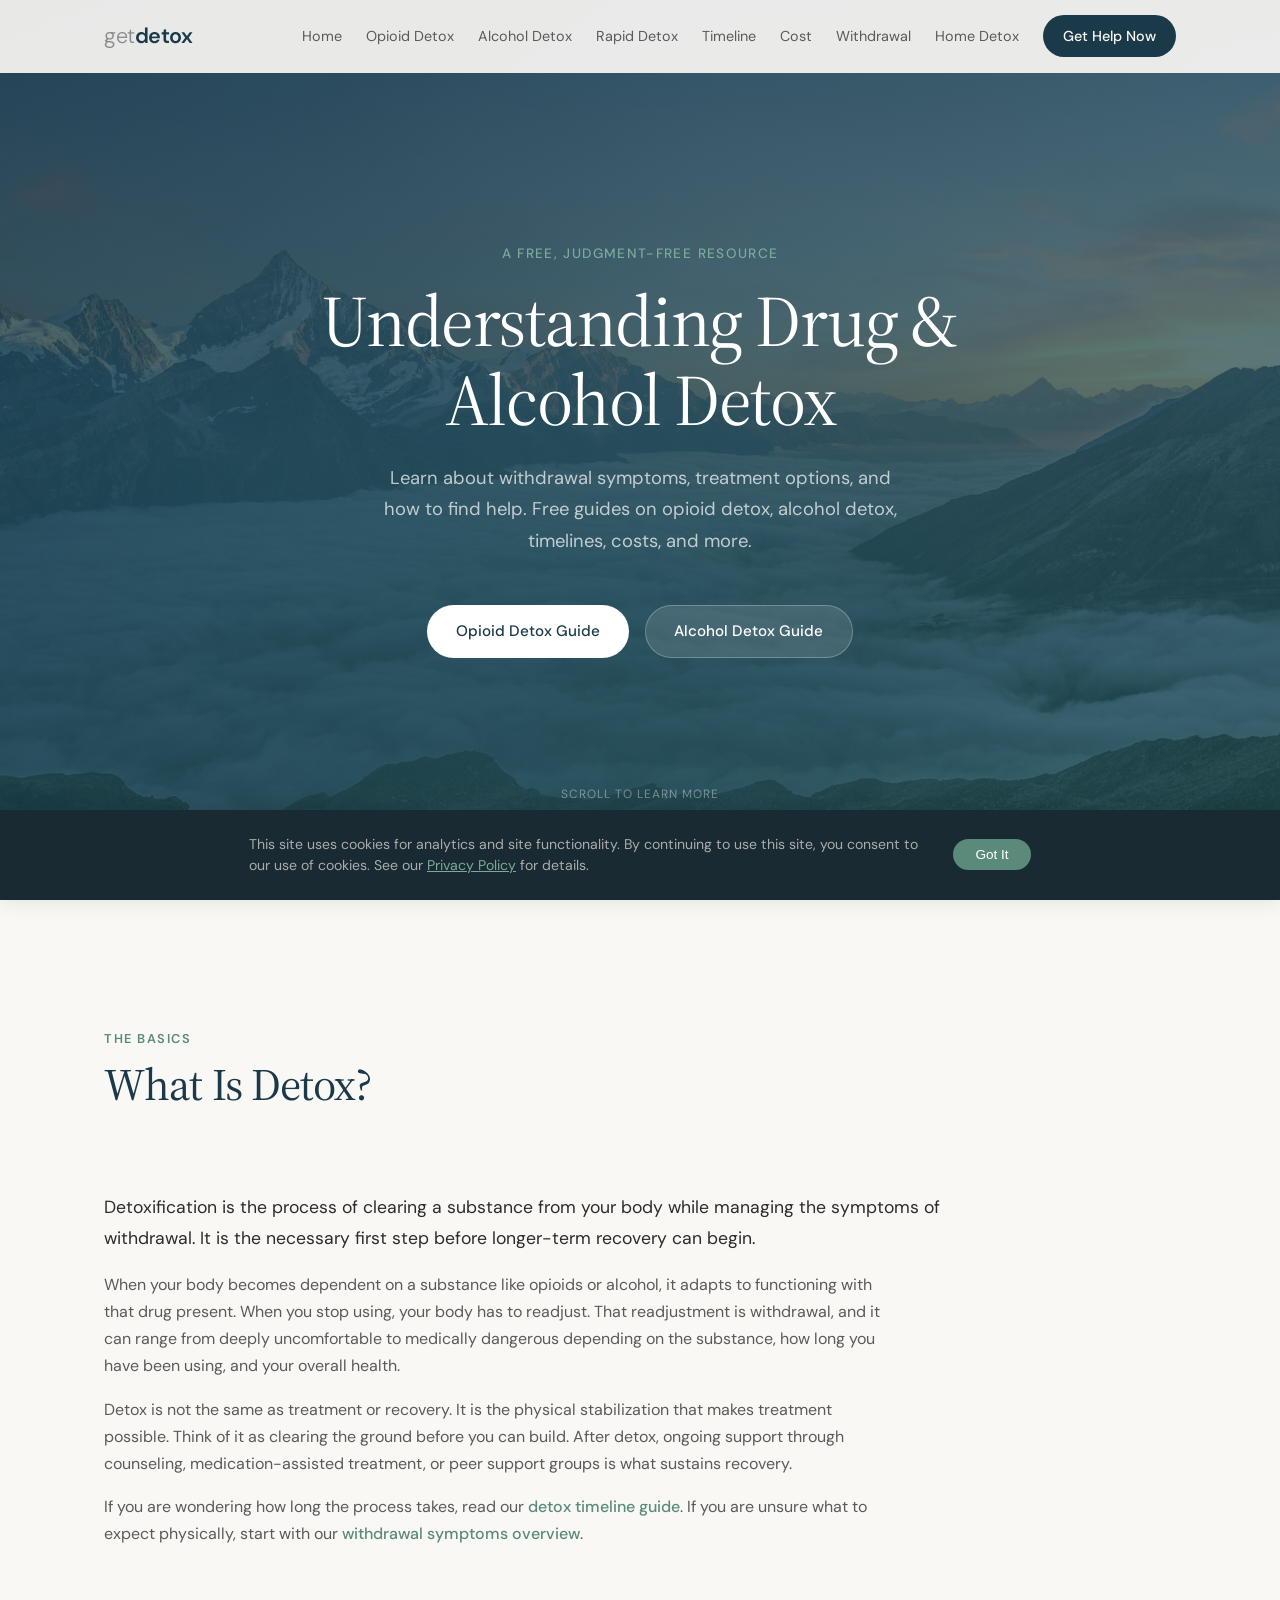
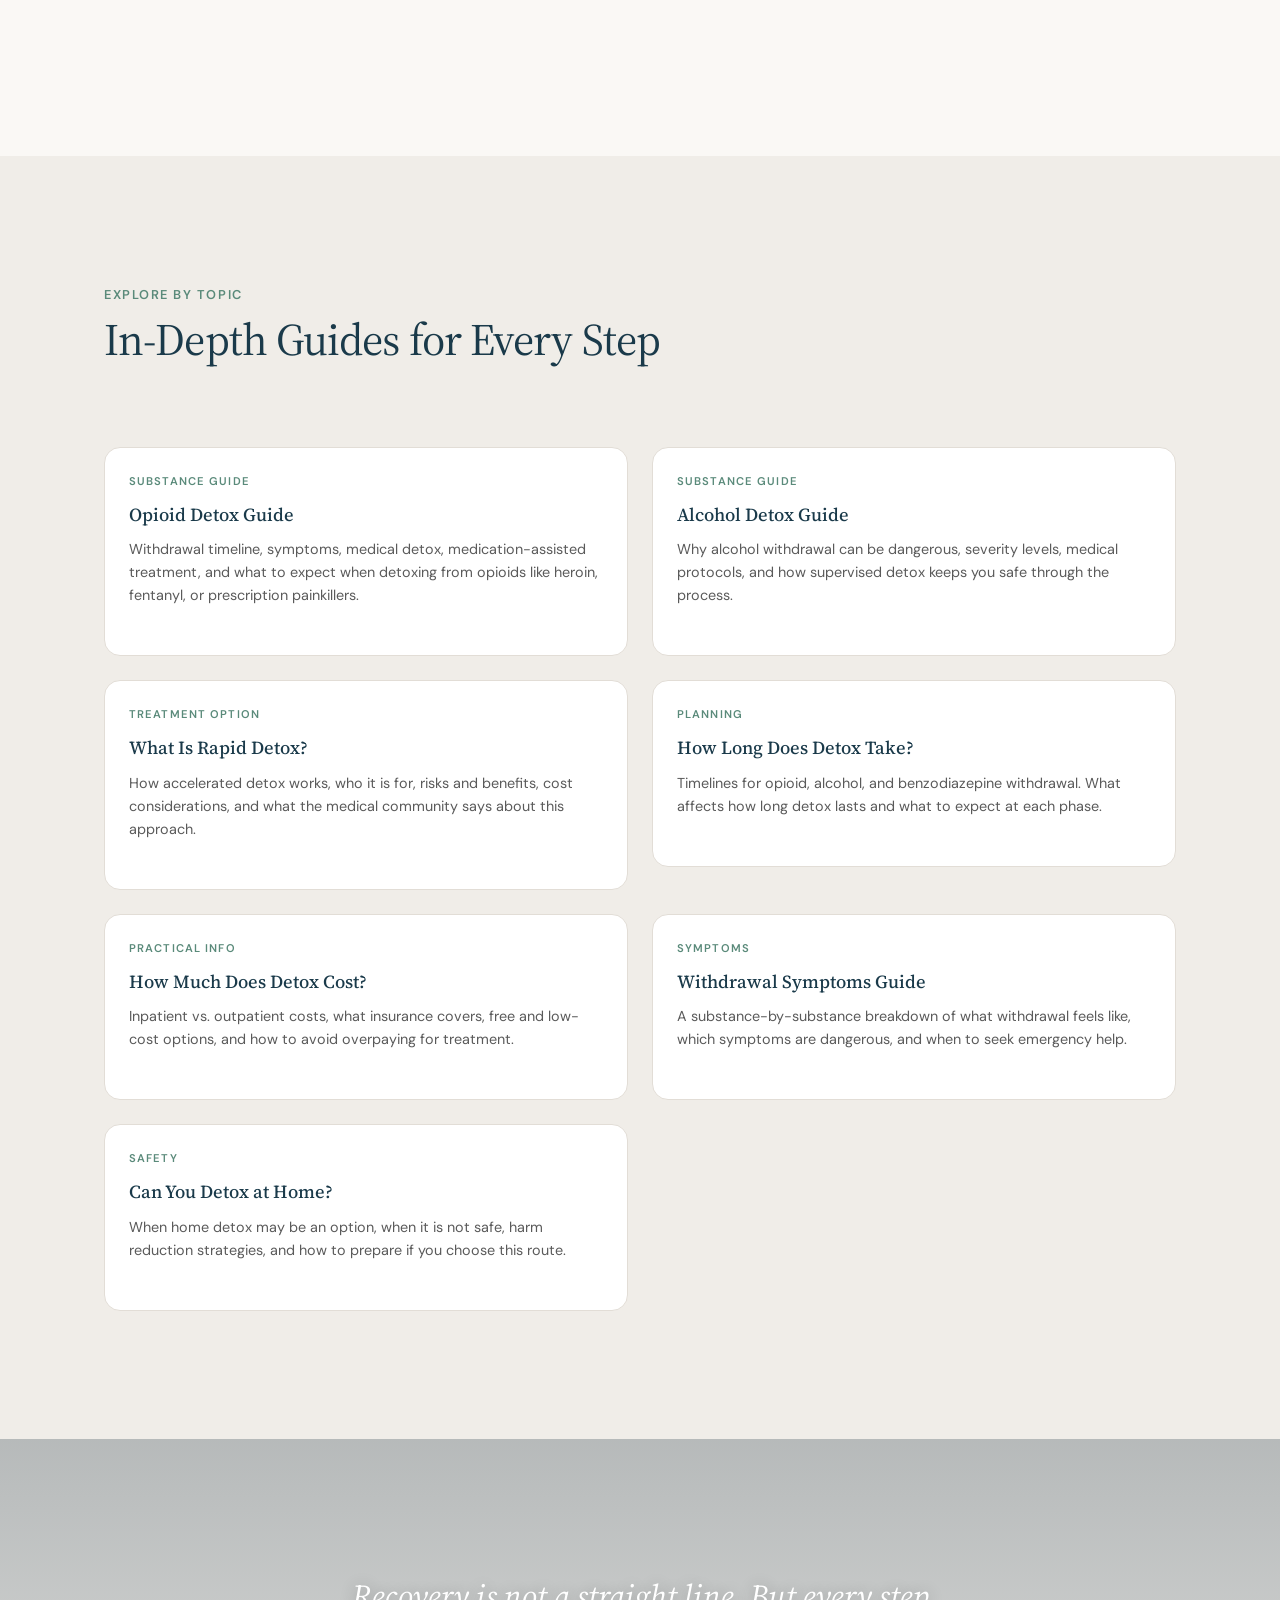
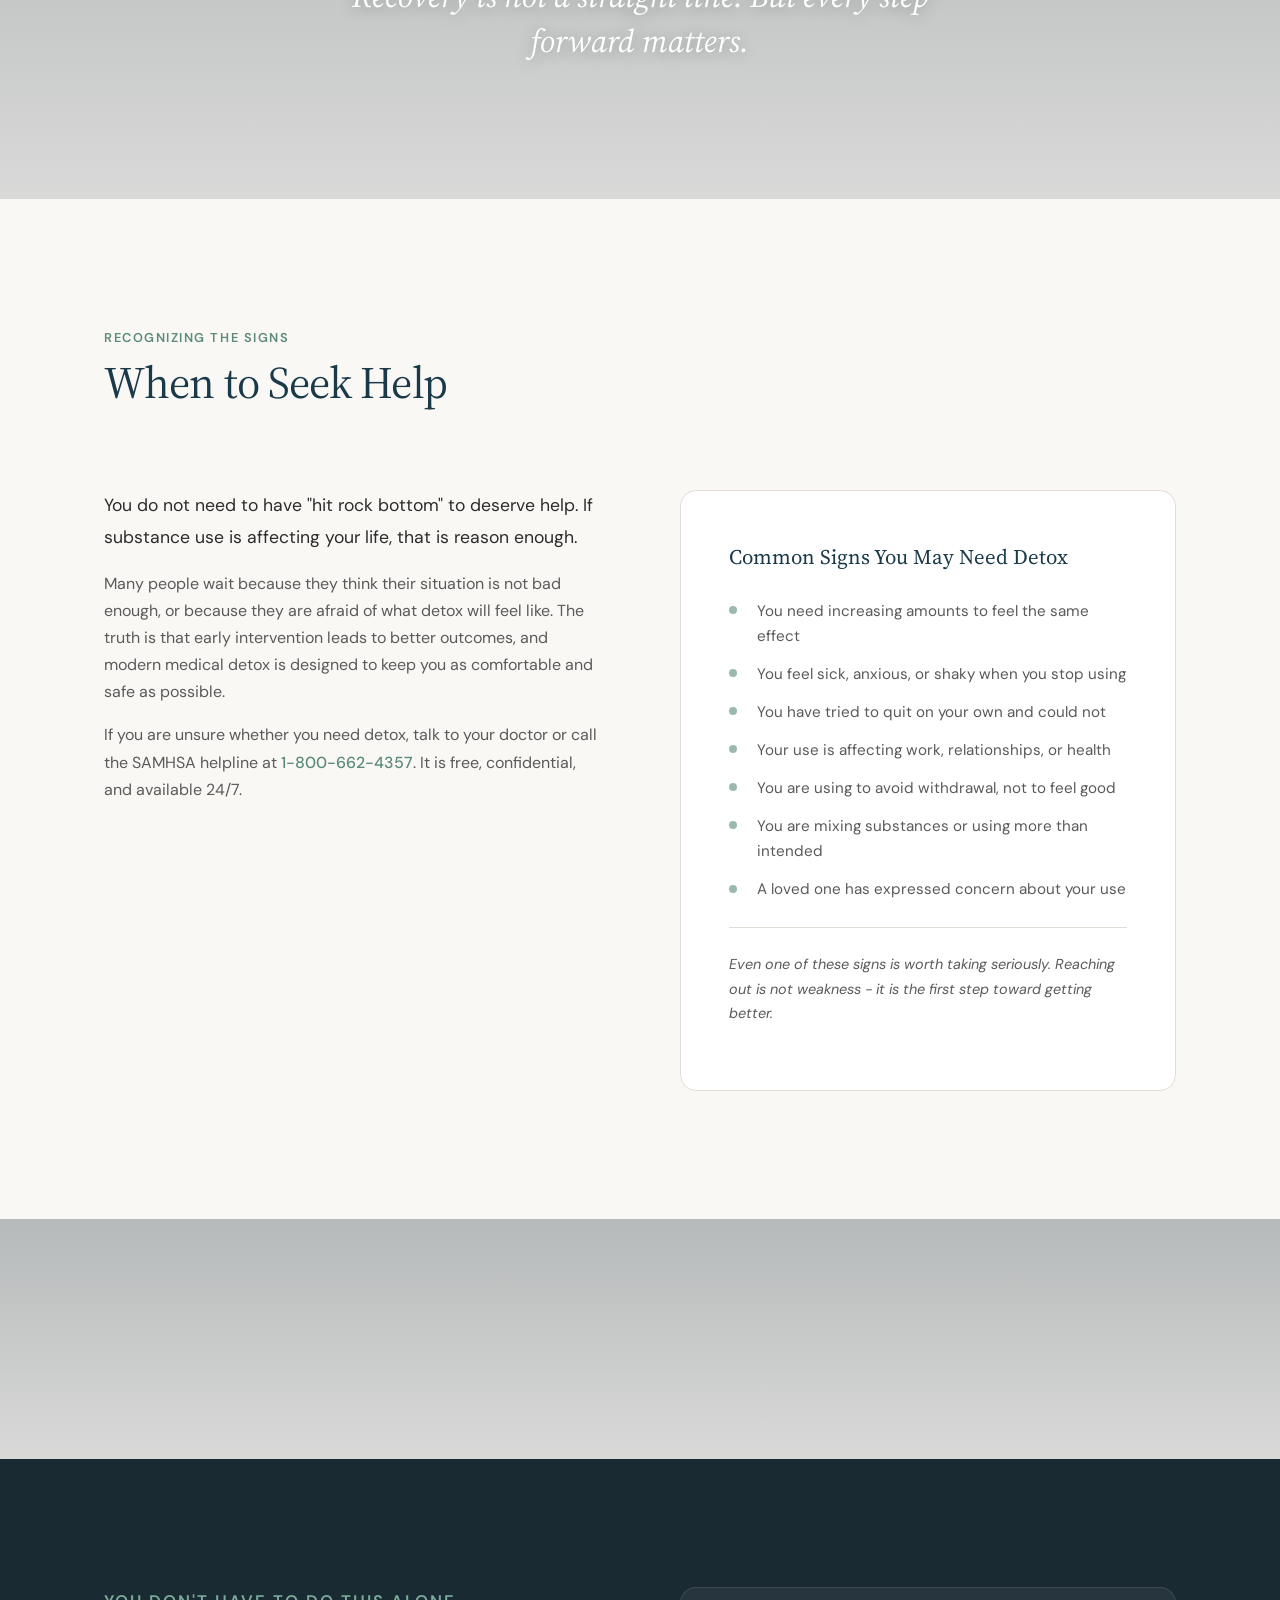
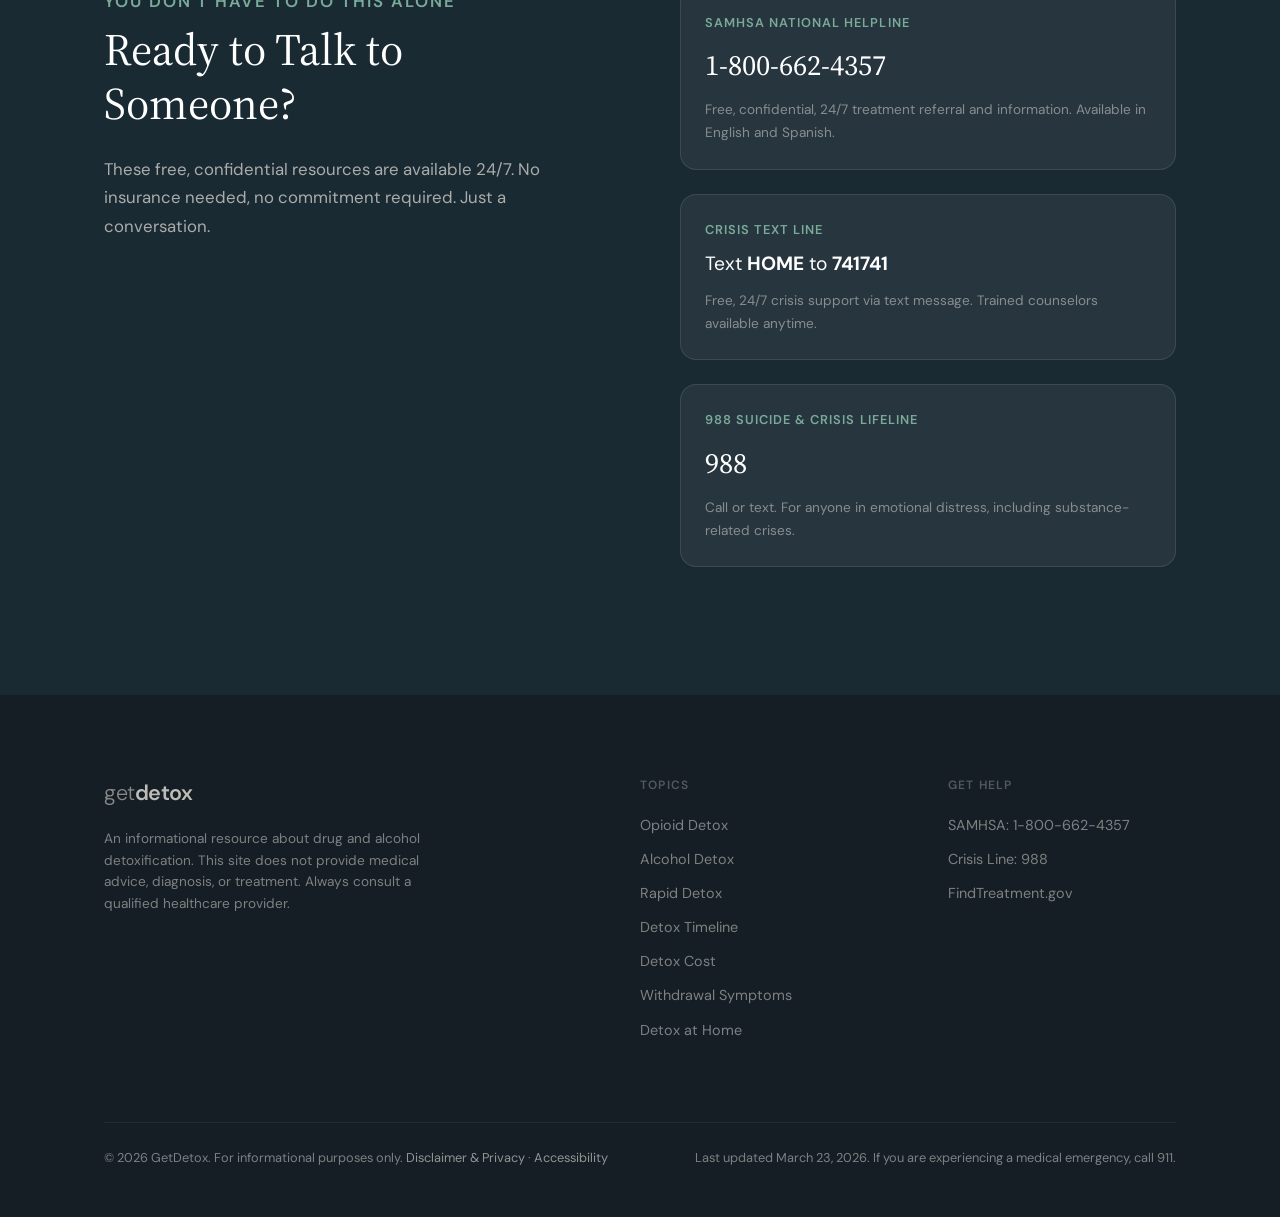
<file: GetDetox/Website/index.html>
<!DOCTYPE html>
<html lang="en">
<head>
  <meta charset="UTF-8">
  <meta name="viewport" content="width=device-width, initial-scale=1.0">

  <!-- Primary SEO -->
  <title>Drug & Alcohol Detox Guide - Withdrawal Help & Treatment Options | GetDetox</title>
  <meta name="description" content="Free guide to drug and alcohol detox. Learn about withdrawal symptoms, treatment options, timelines, and how to get help safely. No judgment, just answers.">
  <meta name="keywords" content="detox, drug detox, alcohol detox, opiate detox, opioid detox, get detox, withdrawal help, detox treatment, withdrawal symptoms, detox timeline, rapid detox, detox at home, detox cost">
  <link rel="canonical" href="https://getdetox.com/">
  <meta name="robots" content="index, follow, max-snippet:-1, max-image-preview:large">
  <meta name="author" content="GetDetox">
  <meta name="theme-color" content="#1a3a4a">

  <!-- Open Graph / Facebook -->
  <meta property="og:type" content="website">
  <meta property="og:url" content="https://getdetox.com/">
  <meta property="og:title" content="Drug & Alcohol Detox Guide - Withdrawal Help & Treatment Options">
  <meta property="og:description" content="Free guide to drug and alcohol detox. Understand withdrawal, treatment options, timelines, and where to find help. Judgment-free resource available 24/7.">
  <meta property="og:site_name" content="GetDetox">
  <meta property="og:locale" content="en_US">

  <!-- Twitter -->
  <meta name="twitter:card" content="summary_large_image">
  <meta name="twitter:title" content="Drug & Alcohol Detox Guide | GetDetox">
  <meta name="twitter:description" content="Free guide to drug and alcohol detox. Understand withdrawal, treatment options, timelines, and where to find help.">

  <!-- Structured Data: WebSite -->
  <script type="application/ld+json">
  {
    "@context": "https://schema.org",
    "@type": "WebSite",
    "name": "GetDetox",
    "url": "https://getdetox.com",
    "description": "A comprehensive, judgment-free guide to drug and alcohol detoxification, withdrawal help, treatment options, and recovery resources.",
    "potentialAction": {
      "@type": "SearchAction",
      "target": "https://getdetox.com/?q={search_term_string}",
      "query-input": "required name=search_term_string"
    }
  }
  </script>

  <!-- Structured Data: Organization -->
  <script type="application/ld+json">
  {
    "@context": "https://schema.org",
    "@type": "Organization",
    "name": "GetDetox",
    "url": "https://getdetox.com",
    "description": "Free informational resource about drug and alcohol detoxification, withdrawal symptoms, and treatment options.",
    "sameAs": []
  }
  </script>

  <!-- Structured Data: FAQPage -->
  <script type="application/ld+json">
  {
    "@context": "https://schema.org",
    "@type": "FAQPage",
    "mainEntity": [
      {
        "@type": "Question",
        "name": "What is detox?",
        "acceptedAnswer": {
          "@type": "Answer",
          "text": "Detoxification (detox) is the process of clearing drugs or alcohol from your body while managing withdrawal symptoms. It is the first step in recovery, not a complete treatment on its own. Detox can be done in a medical facility, outpatient clinic, or in some cases at home, depending on the substance and severity of dependence."
        }
      },
      {
        "@type": "Question",
        "name": "How long does detox take?",
        "acceptedAnswer": {
          "@type": "Answer",
          "text": "Detox timelines vary by substance. Opioid withdrawal typically peaks within 1-3 days and improves over 5-7 days. Alcohol detox usually lasts 3-7 days, with the most dangerous period at 48-72 hours. Benzodiazepine detox can take weeks. Factors like duration of use, dosage, and overall health all affect the timeline."
        }
      },
      {
        "@type": "Question",
        "name": "Is detox safe to do at home?",
        "acceptedAnswer": {
          "@type": "Answer",
          "text": "It depends on the substance. Alcohol and benzodiazepine withdrawal can be life-threatening and should always involve medical supervision. Opioid withdrawal is rarely fatal but is intensely uncomfortable, and medical support improves safety and success rates. Always consult a healthcare provider before attempting detox at home."
        }
      },
      {
        "@type": "Question",
        "name": "How much does detox cost?",
        "acceptedAnswer": {
          "@type": "Answer",
          "text": "The cost of detox varies widely. Inpatient medical detox can range from $1,000 to $1,500 per day, while outpatient programs are less expensive. Most insurance plans cover medical detox under mental health and substance abuse benefits. Free and low-cost options exist through state-funded programs and SAMHSA's helpline at 1-800-662-4357."
        }
      }
    ]
  }
  </script>

  <!-- Structured Data: BreadcrumbList -->
  <script type="application/ld+json">
  {
    "@context": "https://schema.org",
    "@type": "BreadcrumbList",
    "itemListElement": [
      {
        "@type": "ListItem",
        "position": 1,
        "name": "Home",
        "item": "https://getdetox.com/"
      }
    ]
  }
  </script>

  <link rel="preconnect" href="https://fonts.googleapis.com">
  <link rel="preconnect" href="https://fonts.gstatic.com" crossorigin>
  <link href="https://fonts.googleapis.com/css2?family=DM+Sans:ital,opsz,wght@0,9..40,300..700;1,9..40,300..700&family=Source+Serif+4:ital,opsz,wght@0,8..60,300..700;1,8..60,300..700&display=swap" rel="stylesheet">
  <link rel="stylesheet" href="styles.css">
</head>
<body>

  <!-- Navigation -->
  <nav class="nav" id="nav">
    <div class="nav-inner">
      <a href="/" class="nav-logo">get<span>detox</span></a>
      <button class="nav-toggle" id="navToggle" aria-label="Toggle menu">
        <span></span><span></span><span></span>
      </button>
      <div class="nav-links" id="navLinks">
        <a href="/">Home</a>
        <a href="/opioid-detox/">Opioid Detox</a>
        <a href="/alcohol-detox/">Alcohol Detox</a>
        <a href="/rapid-detox/">Rapid Detox</a>
        <a href="/detox-timeline/">Timeline</a>
        <a href="/detox-cost/">Cost</a>
        <a href="/withdrawal-symptoms/">Withdrawal</a>
        <a href="/detox-at-home/">Home Detox</a>
        <a href="#help" class="nav-cta">Get Help Now</a>
      </div>
    </div>
  </nav>

  <main>

  <!-- Hero -->
  <section class="hero hero-image" id="hero">
    <div class="hero-overlay"></div>
    <div class="hero-content">
      <p class="hero-tag">A free, judgment-free resource</p>
      <h1>Understanding Drug &amp; Alcohol Detox</h1>
      <p class="hero-sub">Learn about withdrawal symptoms, treatment options, and how to find help. Free guides on opioid detox, alcohol detox, timelines, costs, and more.</p>
      <div class="hero-actions">
        <a href="/opioid-detox/" class="btn btn-primary">Opioid Detox Guide</a>
        <a href="/alcohol-detox/" class="btn btn-secondary">Alcohol Detox Guide</a>
      </div>
    </div>
    <div class="hero-scroll">
      <span>Scroll to learn more</span>
      <div class="scroll-indicator"></div>
    </div>
  </section>

  <!-- What Is Detox -->
  <section class="section" id="about">
    <div class="container">
      <div class="section-header">
        <p class="section-tag">The Basics</p>
        <h2>What Is Detox?</h2>
      </div>
      <div class="content-block">
        <p class="lead">Detoxification is the process of clearing a substance from your body while managing the symptoms of withdrawal. It is the necessary first step before longer-term recovery can begin.</p>
        <p>When your body becomes dependent on a substance like opioids or alcohol, it adapts to functioning with that drug present. When you stop using, your body has to readjust. That readjustment is withdrawal, and it can range from deeply uncomfortable to medically dangerous depending on the substance, how long you have been using, and your overall health.</p>
        <p>Detox is not the same as treatment or recovery. It is the physical stabilization that makes treatment possible. Think of it as clearing the ground before you can build. After detox, ongoing support through counseling, medication-assisted treatment, or peer support groups is what sustains recovery.</p>
        <p>If you are wondering how long the process takes, read our <a href="/detox-timeline/" style="color: var(--color-accent); font-weight: 500;">detox timeline guide</a>. If you are unsure what to expect physically, start with our <a href="/withdrawal-symptoms/" style="color: var(--color-accent); font-weight: 500;">withdrawal symptoms overview</a>.</p>
      </div>
    </div>
  </section>

  <!-- Explore by Topic -->
  <section class="section section-alt" id="topics">
    <div class="container">
      <div class="section-header">
        <p class="section-tag">Explore by Topic</p>
        <h2>In-Depth Guides for Every Step</h2>
      </div>
      <div class="card-grid two-col">
        <a href="/opioid-detox/" class="card" style="text-decoration: none;">
          <div class="card-label">Substance Guide</div>
          <h4>Opioid Detox Guide</h4>
          <p>Withdrawal timeline, symptoms, medical detox, medication-assisted treatment, and what to expect when detoxing from opioids like heroin, fentanyl, or prescription painkillers.</p>
        </a>
        <a href="/alcohol-detox/" class="card" style="text-decoration: none;">
          <div class="card-label">Substance Guide</div>
          <h4>Alcohol Detox Guide</h4>
          <p>Why alcohol withdrawal can be dangerous, severity levels, medical protocols, and how supervised detox keeps you safe through the process.</p>
        </a>
        <a href="/rapid-detox/" class="card" style="text-decoration: none;">
          <div class="card-label">Treatment Option</div>
          <h4>What Is Rapid Detox?</h4>
          <p>How accelerated detox works, who it is for, risks and benefits, cost considerations, and what the medical community says about this approach.</p>
        </a>
        <a href="/detox-timeline/" class="card" style="text-decoration: none;">
          <div class="card-label">Planning</div>
          <h4>How Long Does Detox Take?</h4>
          <p>Timelines for opioid, alcohol, and benzodiazepine withdrawal. What affects how long detox lasts and what to expect at each phase.</p>
        </a>
        <a href="/detox-cost/" class="card" style="text-decoration: none;">
          <div class="card-label">Practical Info</div>
          <h4>How Much Does Detox Cost?</h4>
          <p>Inpatient vs. outpatient costs, what insurance covers, free and low-cost options, and how to avoid overpaying for treatment.</p>
        </a>
        <a href="/withdrawal-symptoms/" class="card" style="text-decoration: none;">
          <div class="card-label">Symptoms</div>
          <h4>Withdrawal Symptoms Guide</h4>
          <p>A substance-by-substance breakdown of what withdrawal feels like, which symptoms are dangerous, and when to seek emergency help.</p>
        </a>
        <a href="/detox-at-home/" class="card" style="text-decoration: none;">
          <div class="card-label">Safety</div>
          <h4>Can You Detox at Home?</h4>
          <p>When home detox may be an option, when it is not safe, harm reduction strategies, and how to prepare if you choose this route.</p>
        </a>
      </div>
    </div>
  </section>

  <!-- Visual Break -->
  <div class="image-break" style="background-image: url('images/nature-path.jpg');">
    <div class="image-break-content">
      <blockquote>Recovery is not a straight line. But every step forward matters.</blockquote>
    </div>
  </div>

  <!-- When to Seek Help -->
  <section class="section" id="signs">
    <div class="container">
      <div class="section-header">
        <p class="section-tag">Recognizing the Signs</p>
        <h2>When to Seek Help</h2>
      </div>
      <div class="two-col">
        <div class="col-text">
          <p class="lead">You do not need to have "hit rock bottom" to deserve help. If substance use is affecting your life, that is reason enough.</p>
          <p>Many people wait because they think their situation is not bad enough, or because they are afraid of what detox will feel like. The truth is that early intervention leads to better outcomes, and modern medical detox is designed to keep you as comfortable and safe as possible.</p>
          <p>If you are unsure whether you need detox, talk to your doctor or call the SAMHSA helpline at <a href="tel:18006624357" style="color: var(--color-accent); font-weight: 500;">1-800-662-4357</a>. It is free, confidential, and available 24/7.</p>
        </div>
        <div class="col-text">
          <div class="info-card">
            <h3>Common Signs You May Need Detox</h3>
            <ul class="check-list">
              <li>You need increasing amounts to feel the same effect</li>
              <li>You feel sick, anxious, or shaky when you stop using</li>
              <li>You have tried to quit on your own and could not</li>
              <li>Your use is affecting work, relationships, or health</li>
              <li>You are using to avoid withdrawal, not to feel good</li>
              <li>You are mixing substances or using more than intended</li>
              <li>A loved one has expressed concern about your use</li>
            </ul>
            <p class="info-note">Even one of these signs is worth taking seriously. Reaching out is not weakness - it is the first step toward getting better.</p>
          </div>
        </div>
      </div>
    </div>
  </section>

  <!-- Visual Break -->
  <div class="image-break image-break-sm" style="background-image: url('images/sunrise.jpg');"></div>

  <!-- Get Help -->
  <section class="section section-dark" id="help">
    <div class="container">
      <div class="help-grid">
        <div class="help-content">
          <p class="section-tag">You Don't Have to Do This Alone</p>
          <h2>Ready to Talk to Someone?</h2>
          <p>These free, confidential resources are available 24/7. No insurance needed, no commitment required. Just a conversation.</p>
        </div>
        <div class="help-cards">
          <div class="help-card">
            <h3>SAMHSA National Helpline</h3>
            <a href="tel:18006624357" class="help-phone">1-800-662-4357</a>
            <p>Free, confidential, 24/7 treatment referral and information. Available in English and Spanish.</p>
          </div>
          <div class="help-card">
            <h3>Crisis Text Line</h3>
            <p class="help-action">Text <strong>HOME</strong> to <strong>741741</strong></p>
            <p>Free, 24/7 crisis support via text message. Trained counselors available anytime.</p>
          </div>
          <div class="help-card">
            <h3>988 Suicide &amp; Crisis Lifeline</h3>
            <a href="tel:988" class="help-phone">988</a>
            <p>Call or text. For anyone in emotional distress, including substance-related crises.</p>
          </div>
        </div>
      </div>
    </div>
  </section>

  </main>

  <!-- Footer -->
  <footer class="footer">
    <div class="container">
      <div class="footer-inner">
        <div class="footer-brand">
          <a href="/" class="nav-logo">get<span>detox</span></a>
          <p>An informational resource about drug and alcohol detoxification. This site does not provide medical advice, diagnosis, or treatment. Always consult a qualified healthcare provider.</p>
        </div>
        <div class="footer-links">
          <h4>Topics</h4>
          <a href="/opioid-detox/">Opioid Detox</a>
          <a href="/alcohol-detox/">Alcohol Detox</a>
          <a href="/rapid-detox/">Rapid Detox</a>
          <a href="/detox-timeline/">Detox Timeline</a>
          <a href="/detox-cost/">Detox Cost</a>
          <a href="/withdrawal-symptoms/">Withdrawal Symptoms</a>
          <a href="/detox-at-home/">Detox at Home</a>
        </div>
        <div class="footer-links">
          <h4>Get Help</h4>
          <a href="tel:18006624357">SAMHSA: 1-800-662-4357</a>
          <a href="tel:988">Crisis Line: 988</a>
          <a href="https://findtreatment.gov" target="_blank" rel="noopener">FindTreatment.gov</a>
        </div>
      </div>
      <div class="footer-bottom">
        <p>&copy; 2026 GetDetox. For informational purposes only. <a href="/legal/" style="color: rgba(232, 228, 223, 0.6);">Disclaimer &amp; Privacy</a> &middot; <a href="/legal/#s12" style="color: rgba(232, 228, 223, 0.6);">Accessibility</a></p>
        <p>Last updated March 23, 2026. If you are experiencing a medical emergency, call 911.</p>
      </div>
    </div>
  </footer>

  <script src="script.js"></script>
</body>
</html>
</file>
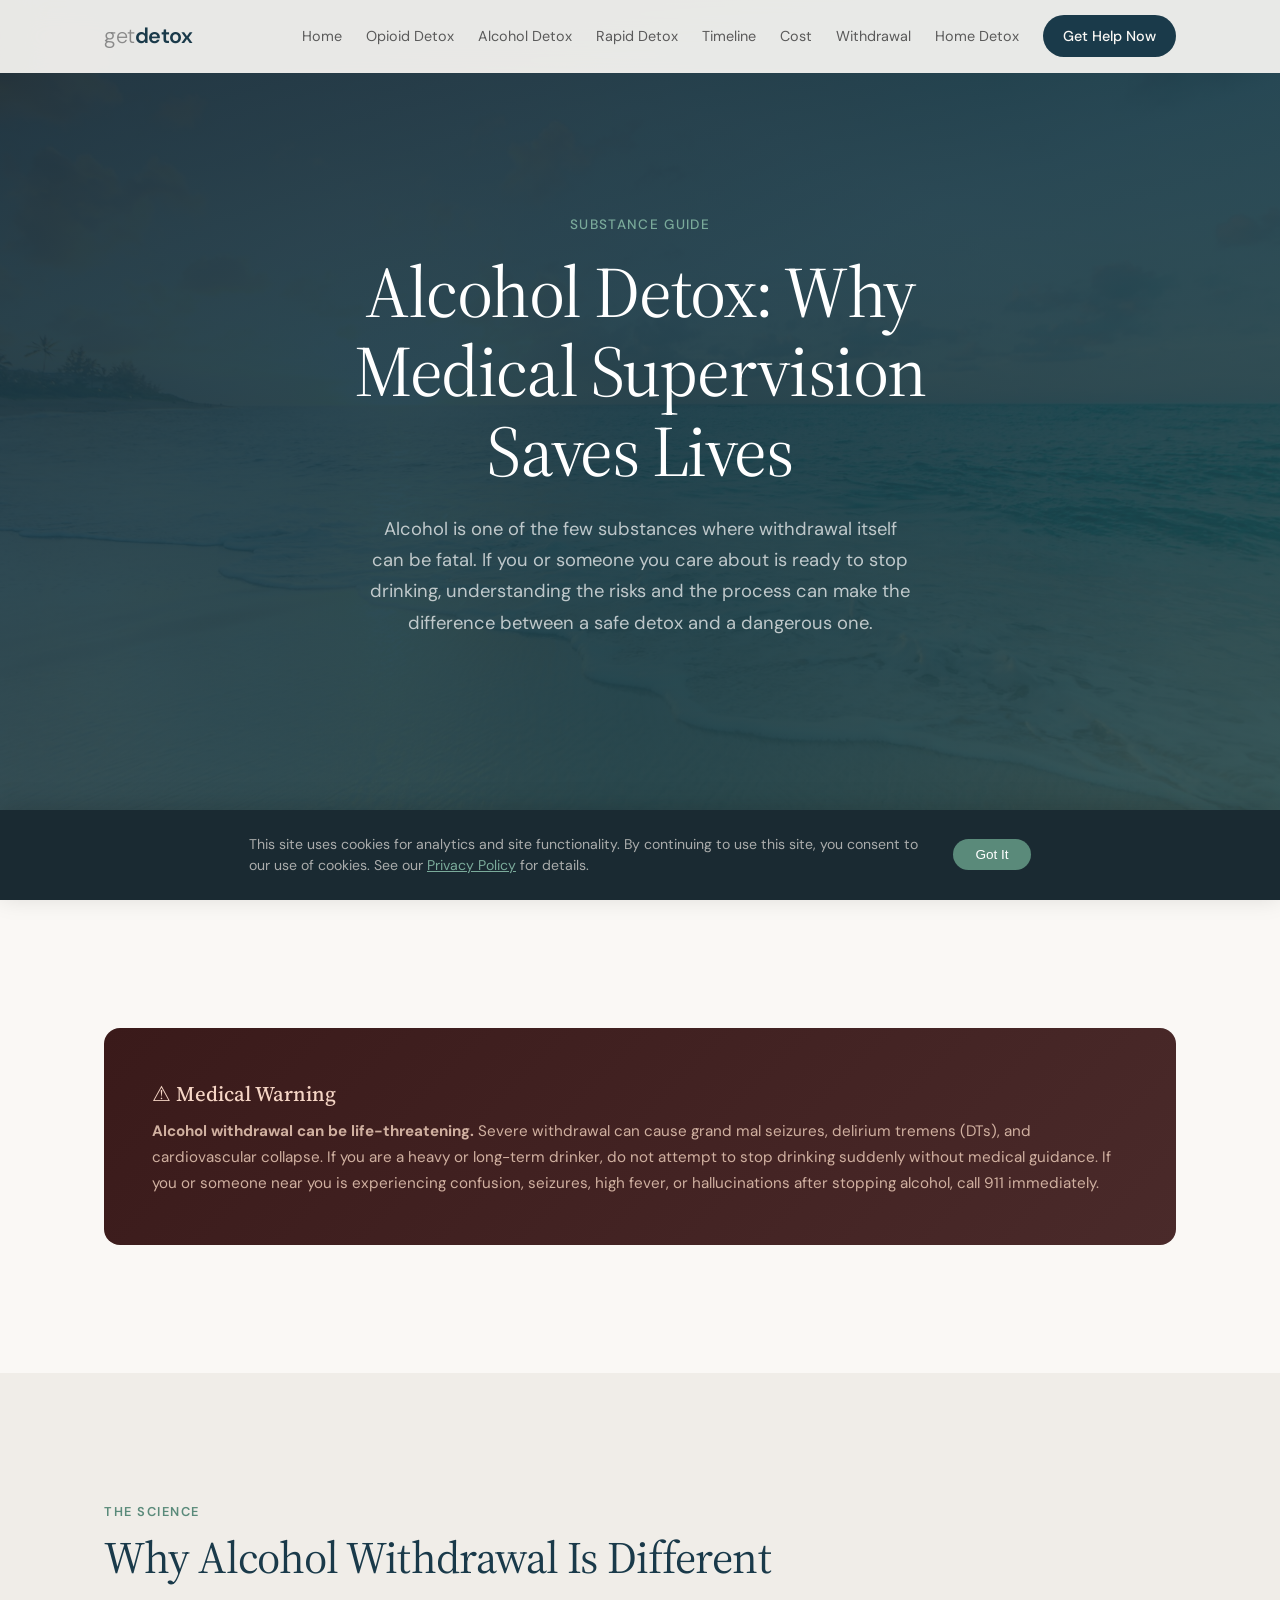
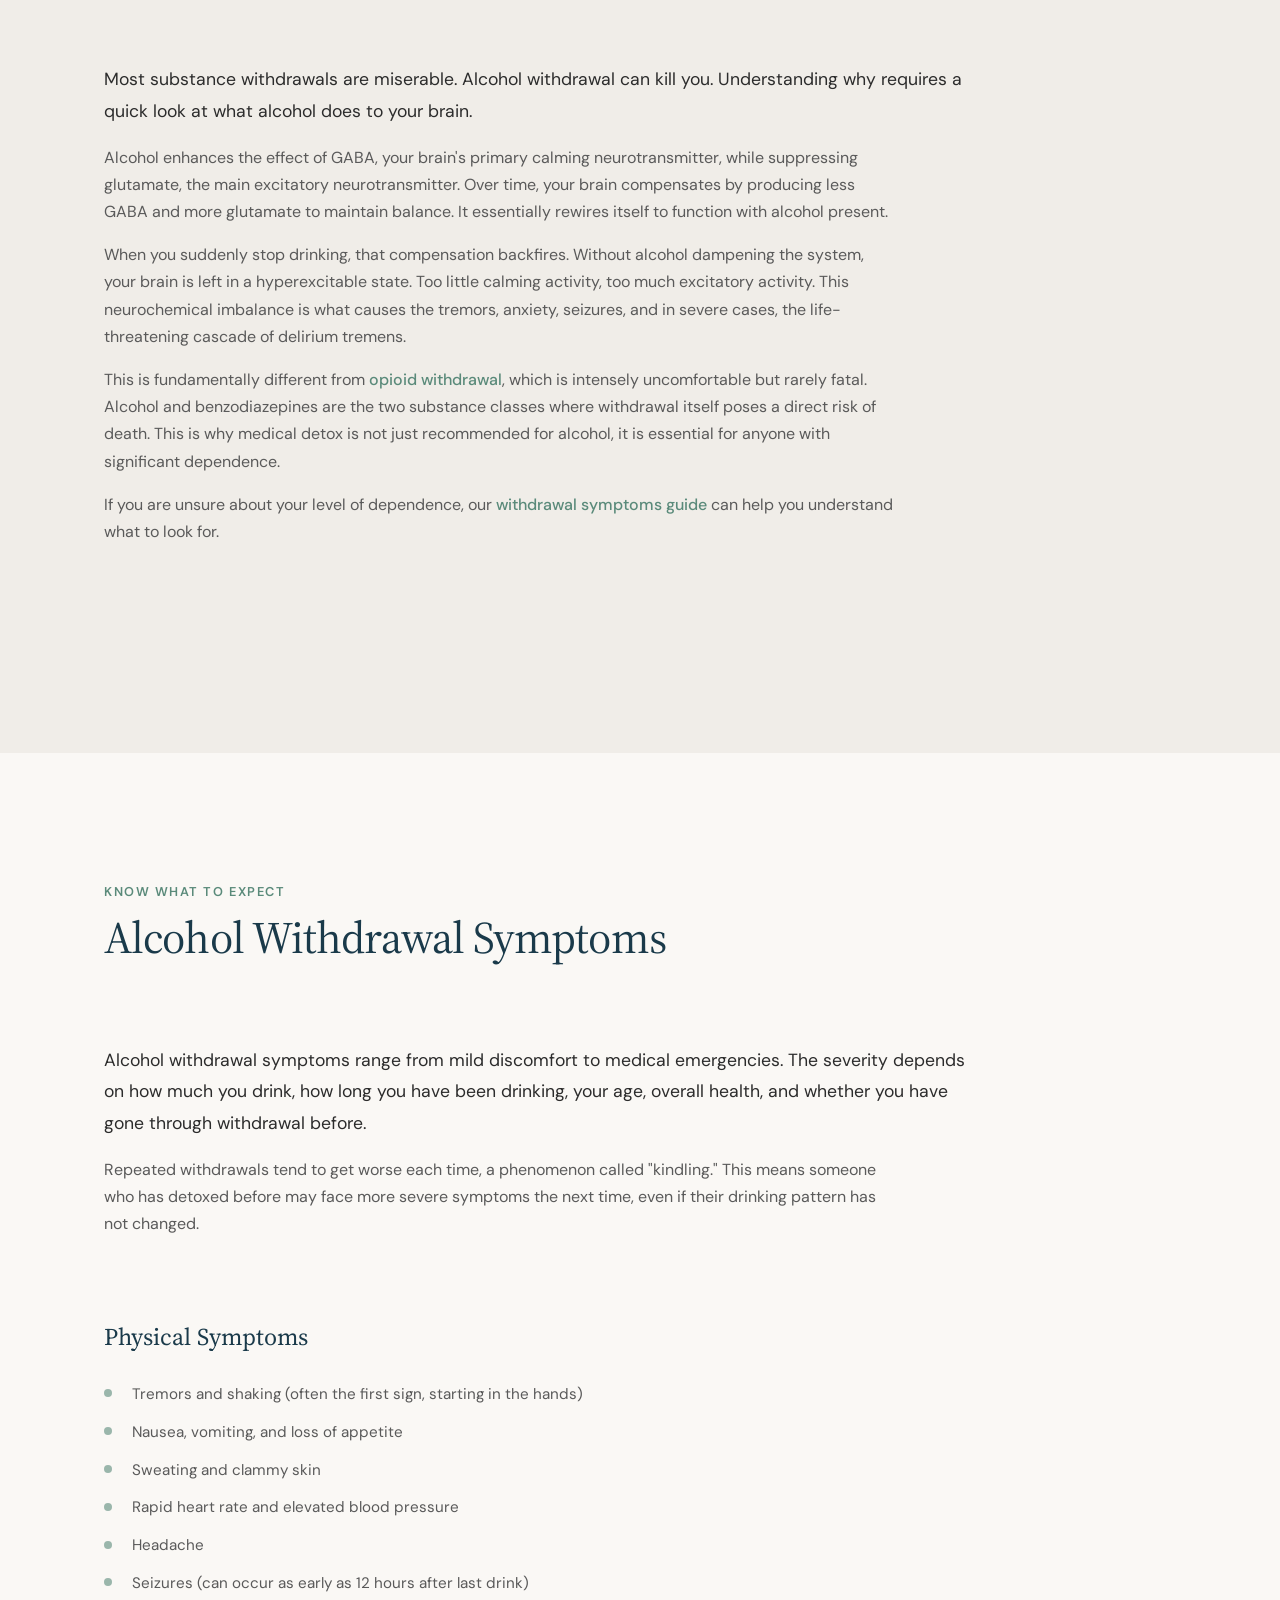
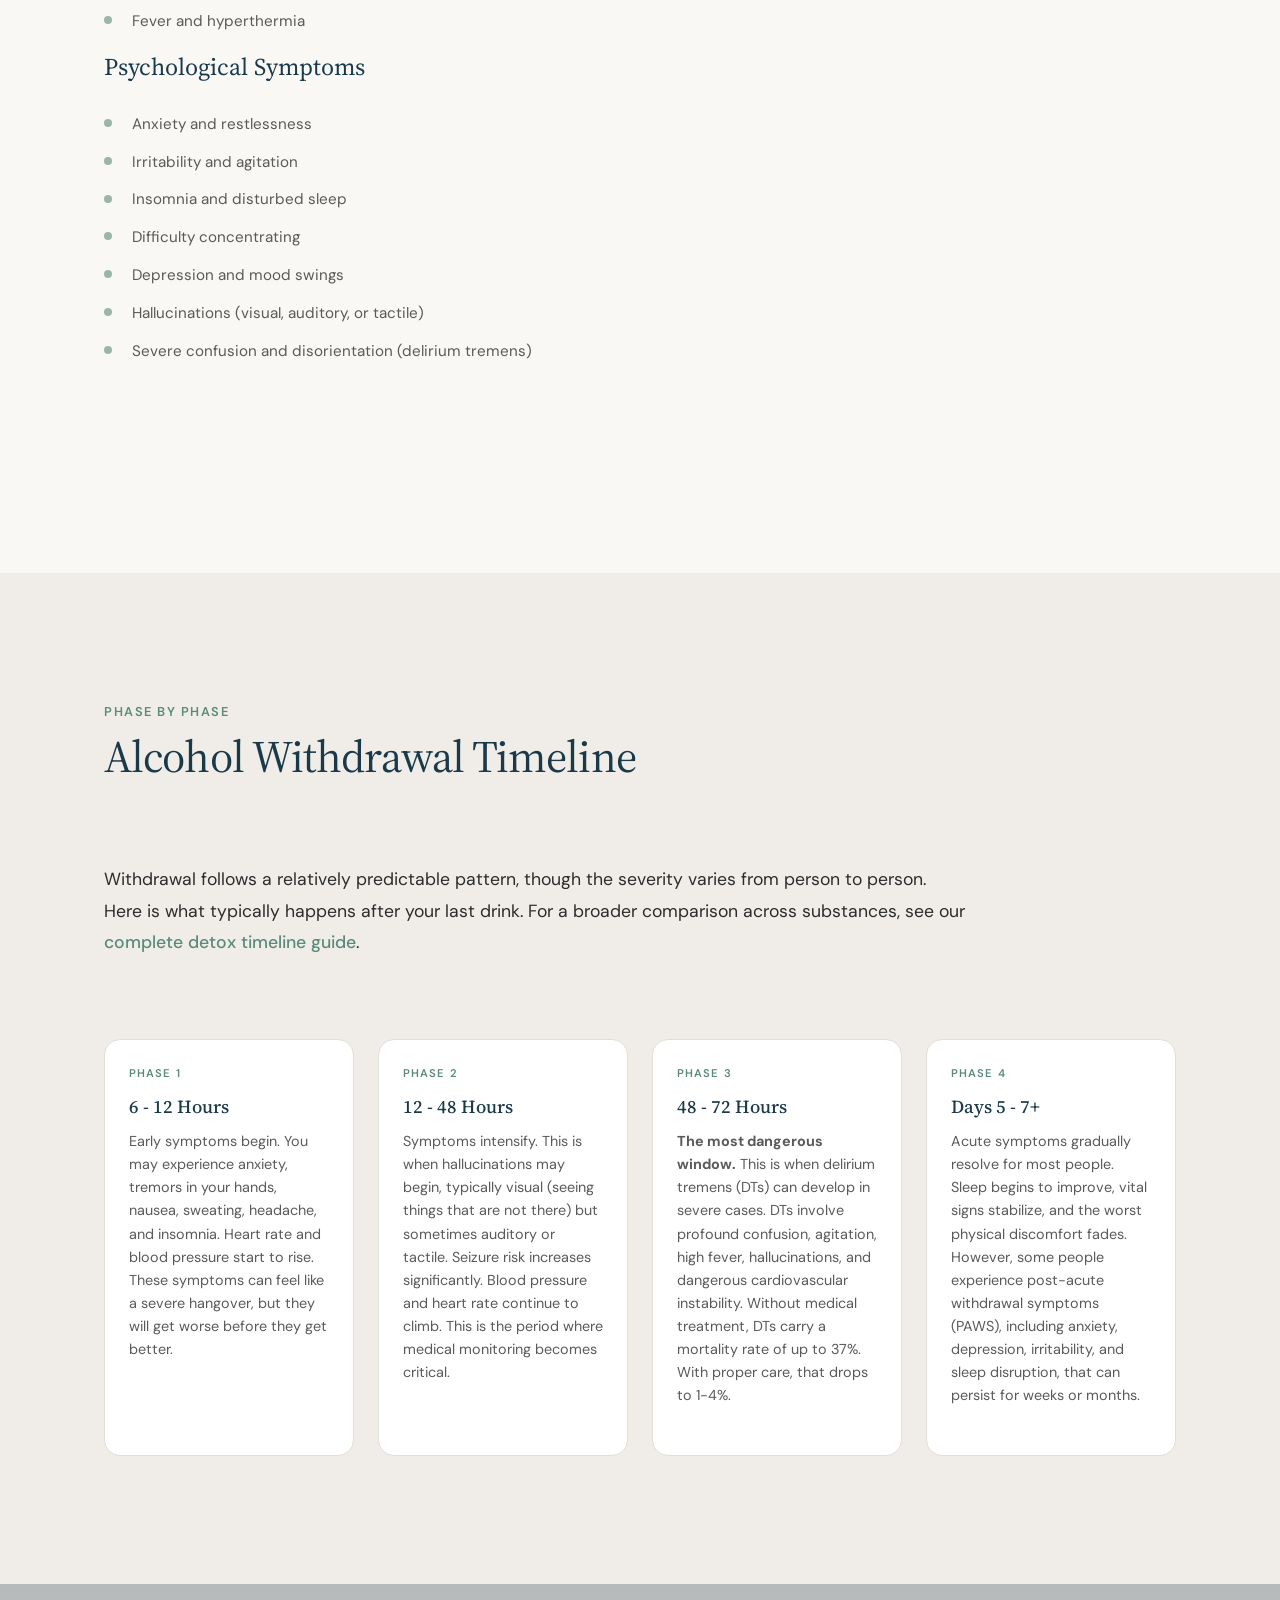
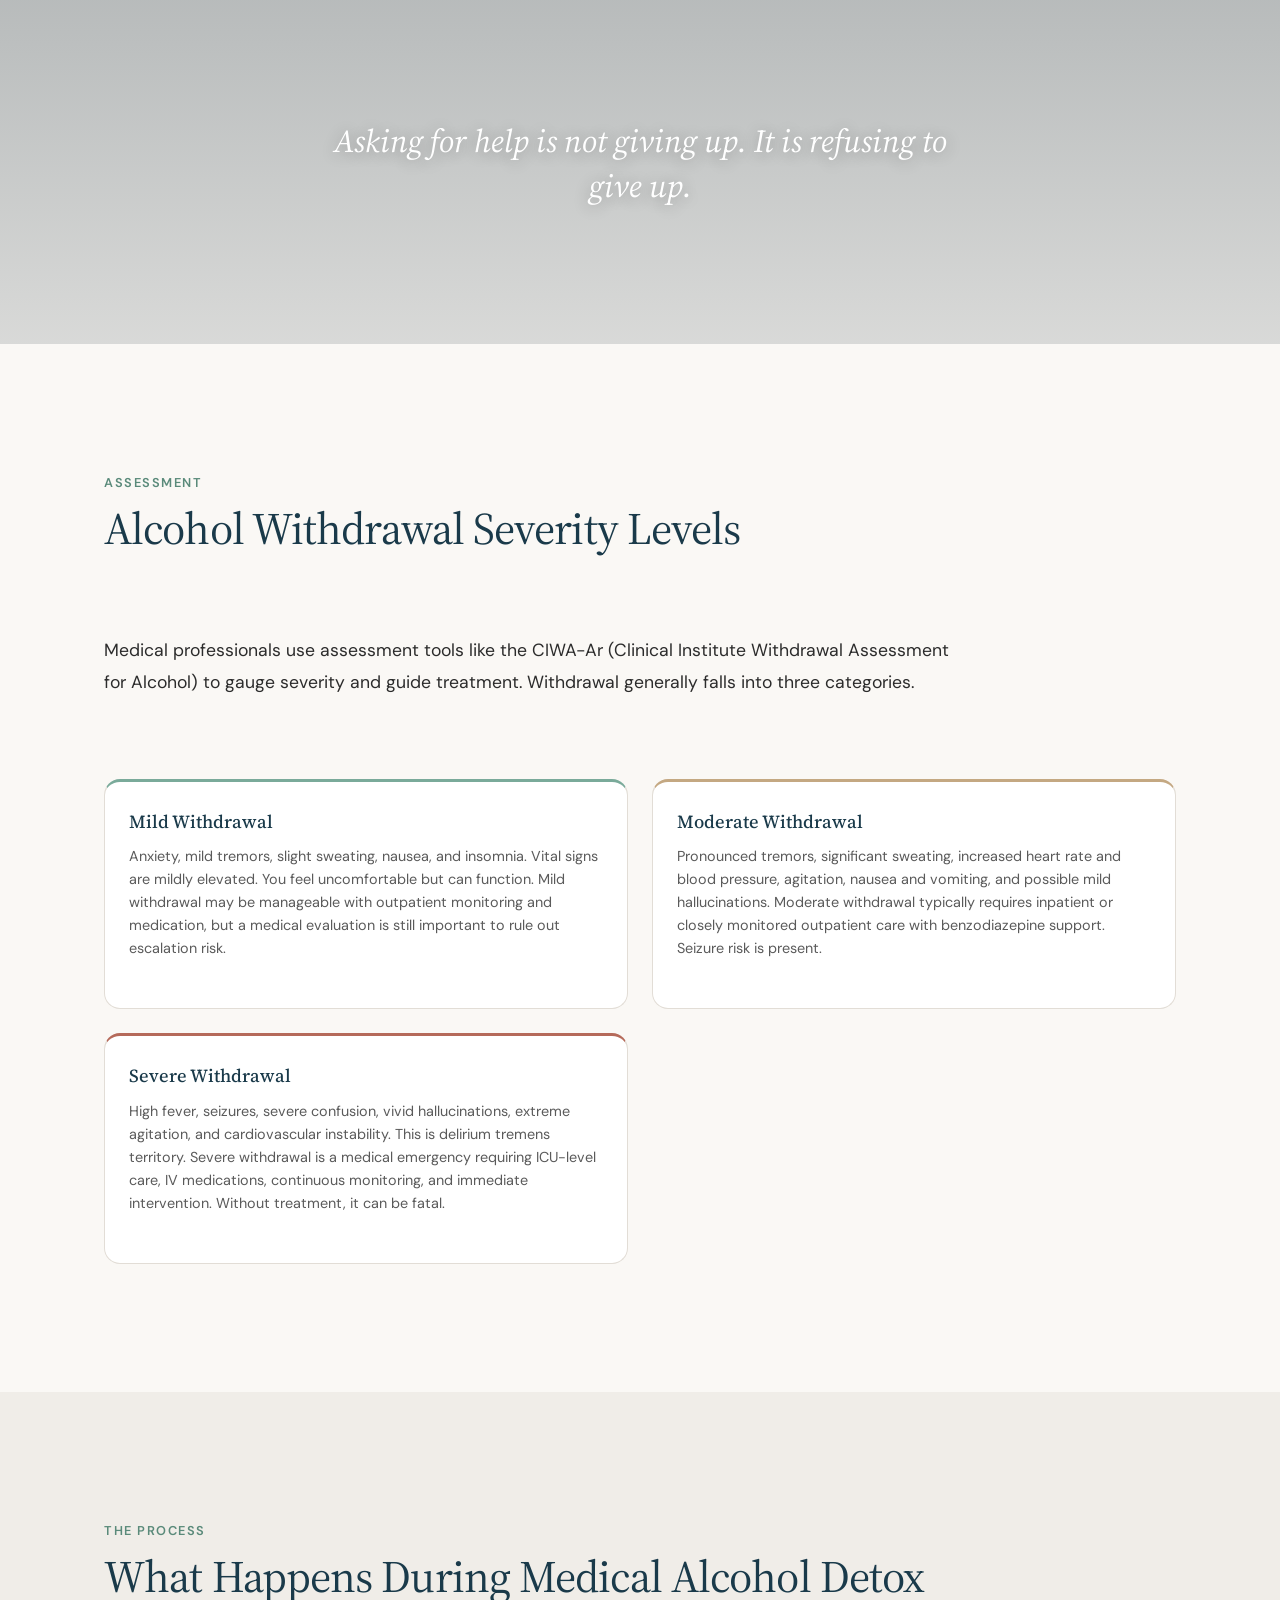
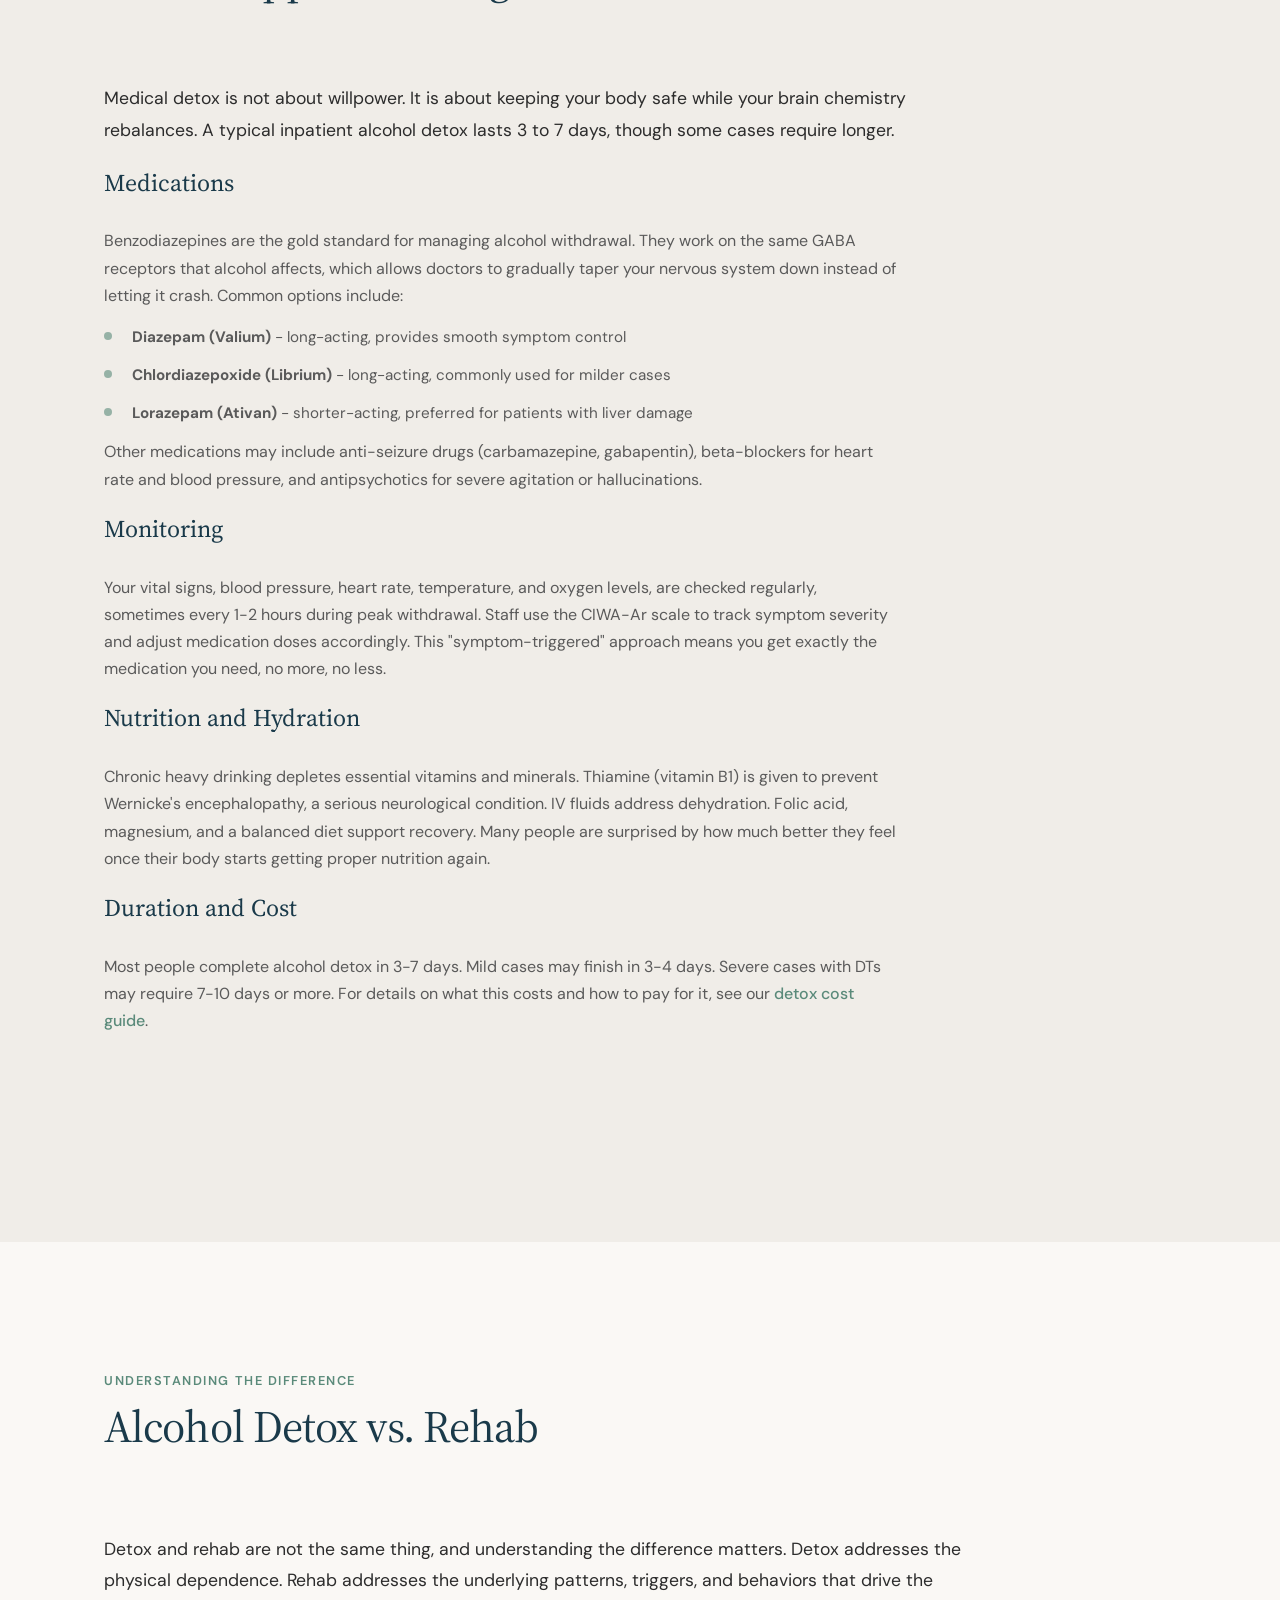
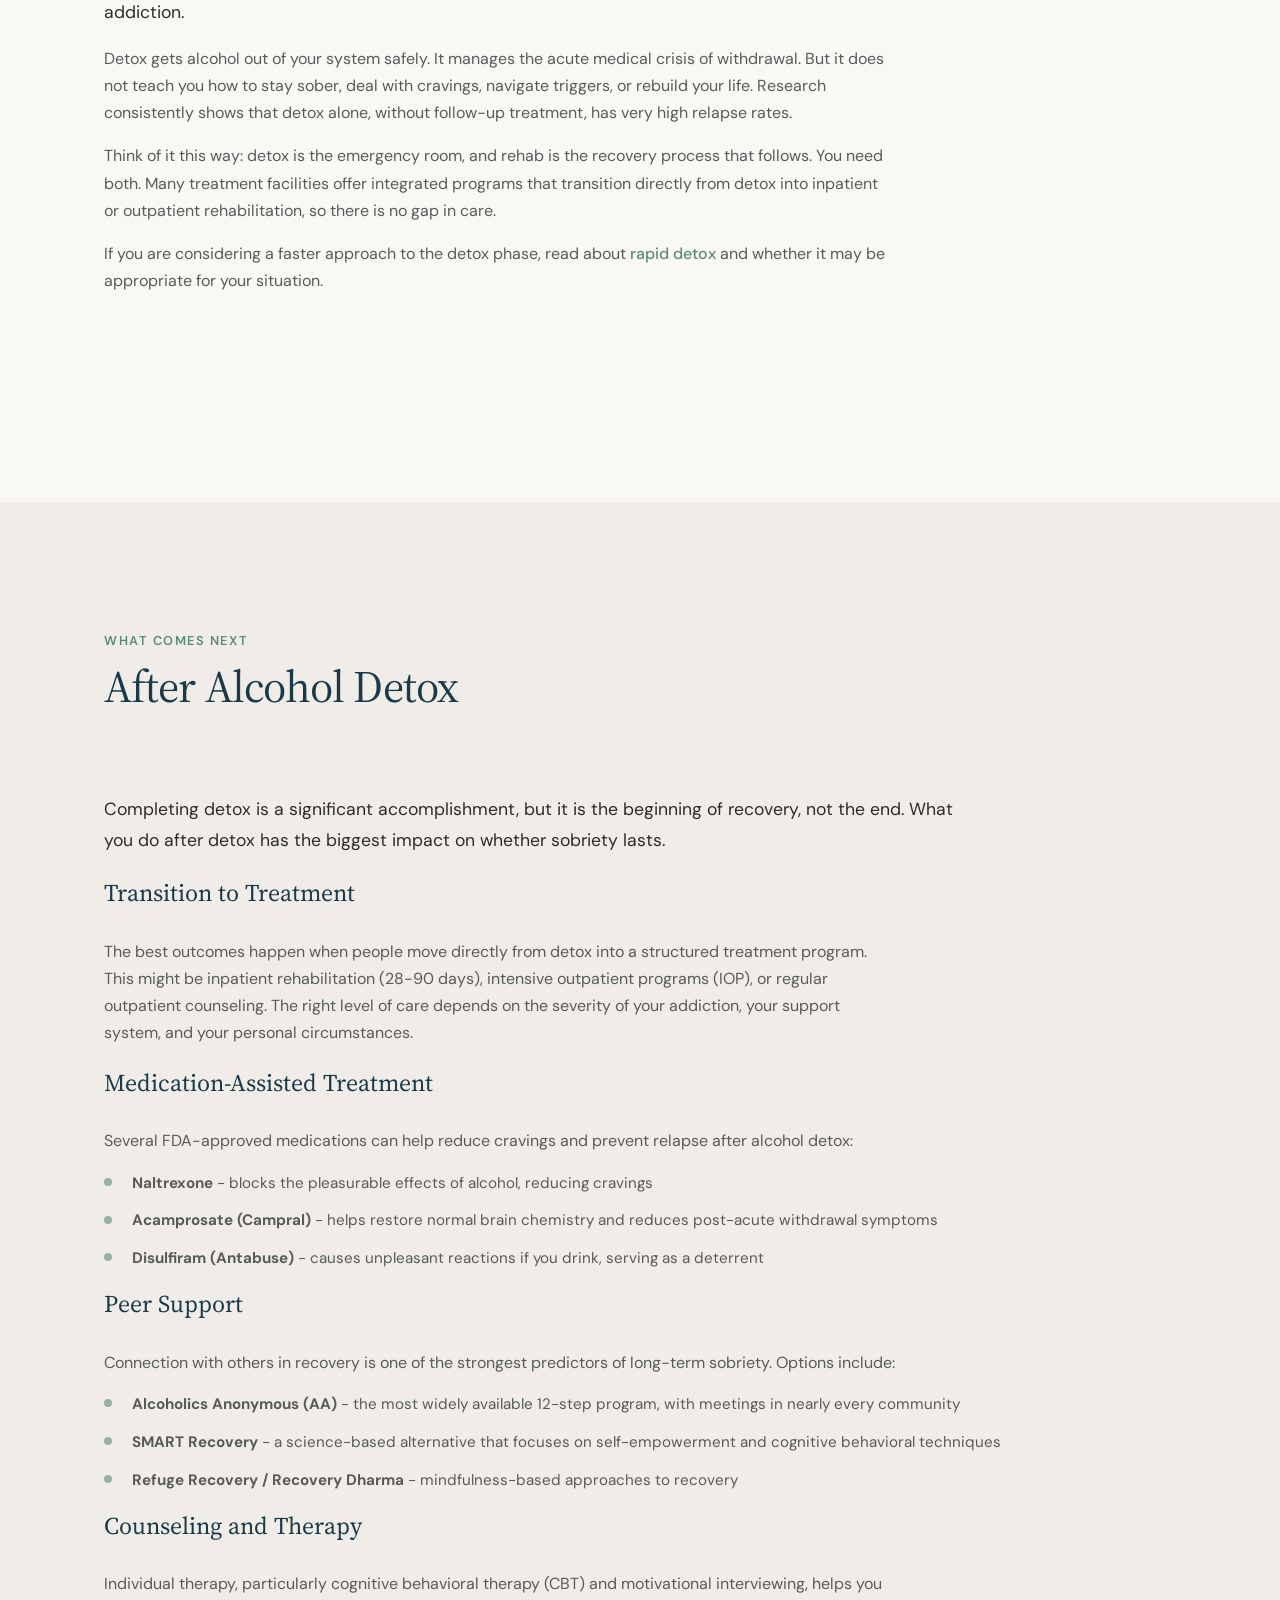
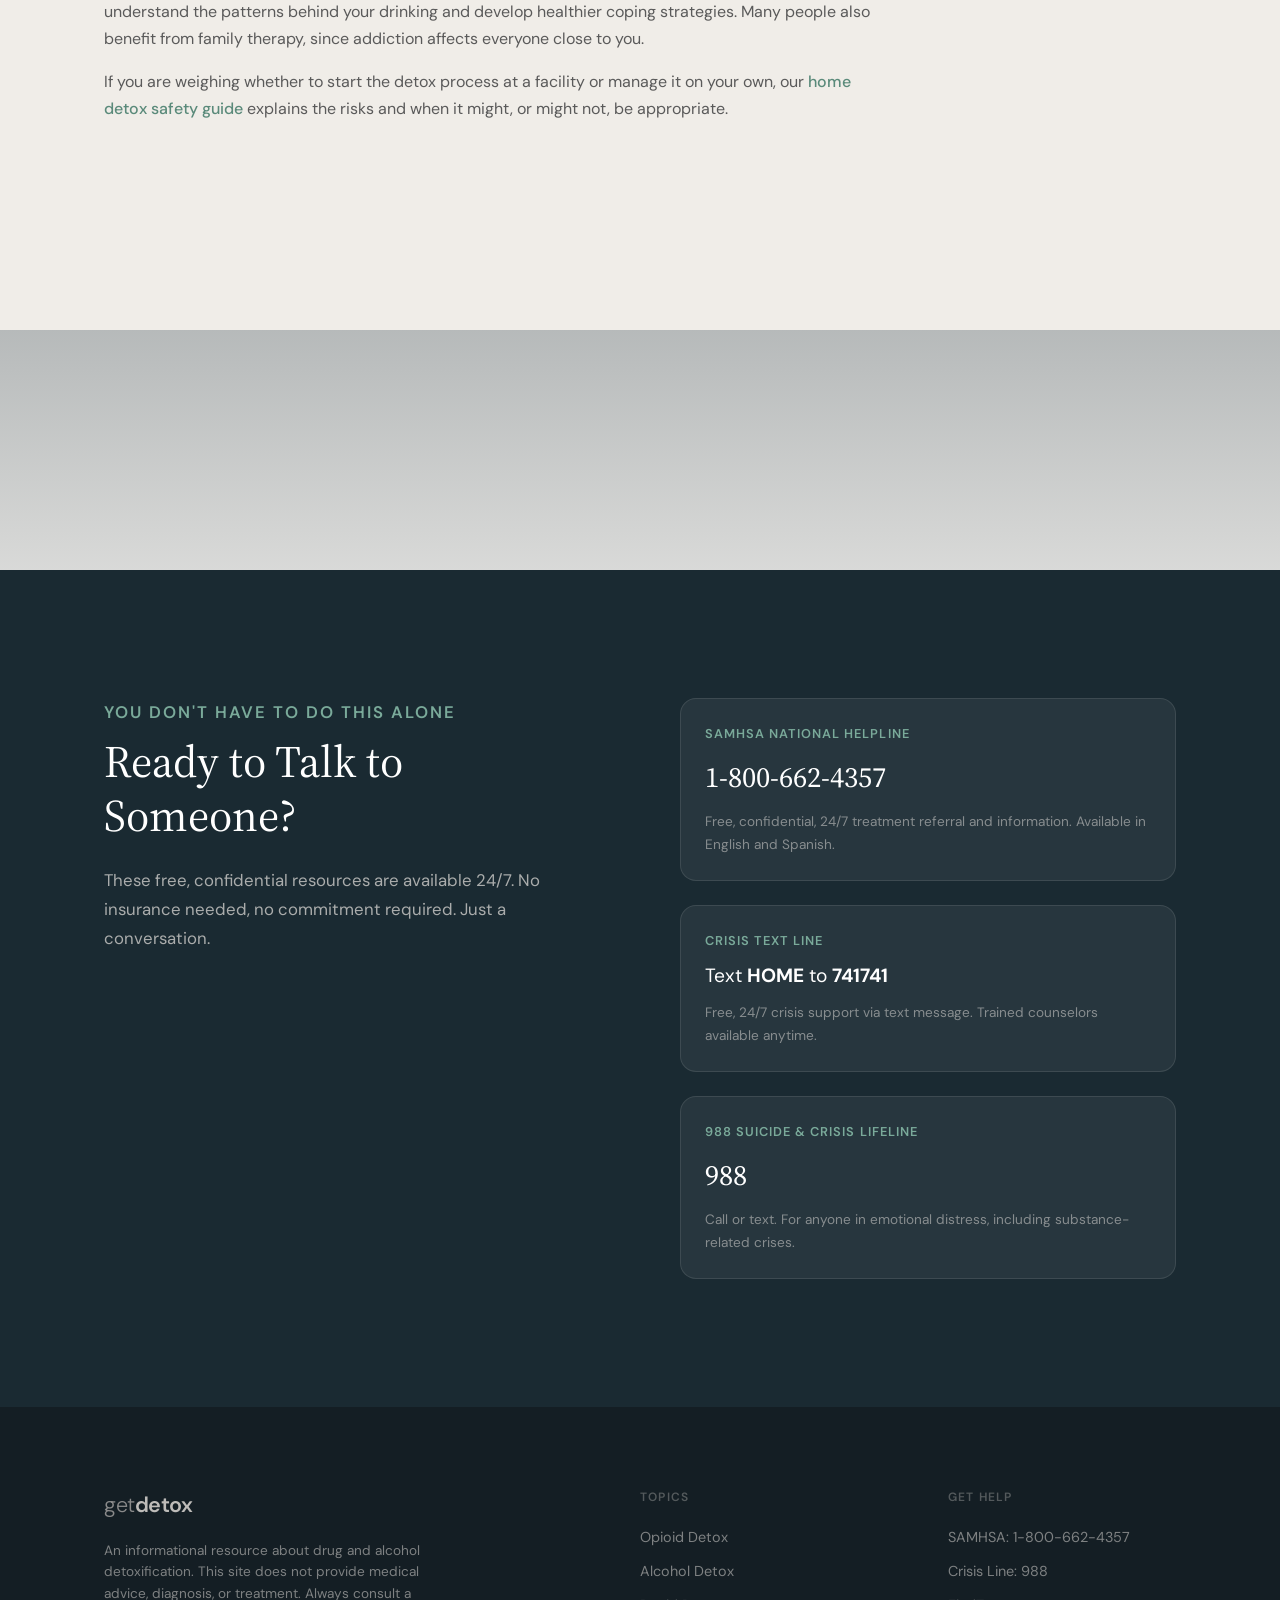
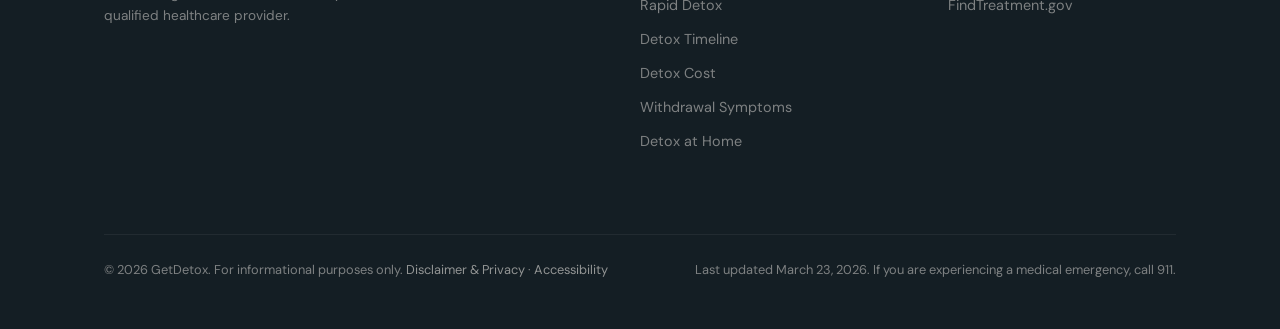
<file: GetDetox/Website/alcohol-detox/index.html>
<!DOCTYPE html>
<html lang="en">
<head>
  <meta charset="UTF-8">
  <meta name="viewport" content="width=device-width, initial-scale=1.0">

  <!-- Primary SEO -->
  <title>Alcohol Detox Guide - Withdrawal Symptoms, Timeline & Safe Treatment | GetDetox</title>
  <meta name="description" content="Alcohol withdrawal can be fatal. Learn about symptoms, the detox timeline, delirium tremens, medications used, and why medical supervision saves lives.">
  <meta name="keywords" content="alcohol detox, alcohol withdrawal, alcohol withdrawal symptoms, alcohol withdrawal timeline, delirium tremens, DTs, alcohol withdrawal seizures, medical alcohol detox, how to stop drinking safely, alcohol detox at home">
  <link rel="canonical" href="https://getdetox.com/alcohol-detox/">
  <meta name="robots" content="index, follow, max-snippet:-1, max-image-preview:large">
  <meta name="author" content="GetDetox">
  <meta name="theme-color" content="#1a3a4a">

  <!-- Open Graph / Facebook -->
  <meta property="og:type" content="website">
  <meta property="og:url" content="https://getdetox.com/alcohol-detox/">
  <meta property="og:title" content="Alcohol Detox Guide - Withdrawal Symptoms, Timeline & Safe Treatment">
  <meta property="og:description" content="Alcohol withdrawal can be fatal. Learn about symptoms, the detox timeline, delirium tremens, medications used, and why medical supervision saves lives.">
  <meta property="og:site_name" content="GetDetox">
  <meta property="og:locale" content="en_US">

  <!-- Twitter -->
  <meta name="twitter:card" content="summary_large_image">
  <meta name="twitter:title" content="Alcohol Detox Guide - Withdrawal Symptoms & Timeline | GetDetox">
  <meta name="twitter:description" content="Alcohol withdrawal can be fatal. Learn about symptoms, the detox timeline, delirium tremens, medications used, and why medical supervision saves lives.">

  <!-- Structured Data: MedicalWebPage -->
  <script type="application/ld+json">
  {
    "@context": "https://schema.org",
    "@type": "MedicalWebPage",
    "name": "Alcohol Detox Guide - Withdrawal Symptoms, Timeline & Safe Treatment",
    "url": "https://getdetox.com/alcohol-detox/",
    "description": "A comprehensive guide to alcohol detoxification, withdrawal symptoms, timeline, delirium tremens, medical protocols, and safe treatment options.",
    "lastReviewed": "2026-03-23",
    "about": {
      "@type": "MedicalCondition",
      "name": "Alcohol Withdrawal Syndrome",
      "associatedAnatomy": {
        "@type": "AnatomicalSystem",
        "name": "Central Nervous System"
      }
    },
    "publisher": {
      "@type": "Organization",
      "name": "GetDetox",
      "url": "https://getdetox.com"
    }
  }
  </script>

  <!-- Structured Data: FAQPage -->
  <script type="application/ld+json">
  {
    "@context": "https://schema.org",
    "@type": "FAQPage",
    "mainEntity": [
      {
        "@type": "Question",
        "name": "Can alcohol withdrawal kill you?",
        "acceptedAnswer": {
          "@type": "Answer",
          "text": "Yes. Alcohol withdrawal can be fatal. Severe withdrawal can cause seizures, delirium tremens (DTs), and cardiovascular collapse. Approximately 3-5% of people who develop delirium tremens die from it, even with treatment. This is why medical supervision during alcohol detox is strongly recommended, especially for heavy or long-term drinkers."
        }
      },
      {
        "@type": "Question",
        "name": "How long does alcohol withdrawal last?",
        "acceptedAnswer": {
          "@type": "Answer",
          "text": "Acute alcohol withdrawal typically lasts 5-7 days. Symptoms begin 6-12 hours after the last drink, peak between 48-72 hours, and gradually improve over the following days. However, some people experience post-acute withdrawal symptoms (PAWS) including anxiety, sleep problems, and mood instability for weeks or months after detox."
        }
      },
      {
        "@type": "Question",
        "name": "What is delirium tremens?",
        "acceptedAnswer": {
          "@type": "Answer",
          "text": "Delirium tremens (DTs) is the most severe form of alcohol withdrawal. It typically begins 48-72 hours after the last drink and involves vivid hallucinations, severe confusion, agitation, fever, seizures, and dangerous changes in heart rate and blood pressure. DTs are a medical emergency requiring immediate hospitalization. Risk factors include a long history of heavy drinking, previous episodes of DTs, and co-occurring medical conditions."
        }
      },
      {
        "@type": "Question",
        "name": "What medications are used in alcohol detox?",
        "acceptedAnswer": {
          "@type": "Answer",
          "text": "Benzodiazepines (such as diazepam, chlordiazepoxide, and lorazepam) are the primary medications used to manage alcohol withdrawal. They reduce the risk of seizures and ease anxiety and agitation. Other medications may include anti-seizure drugs like carbamazepine, beta-blockers for heart rate and blood pressure, thiamine (vitamin B1) to prevent Wernicke's encephalopathy, and IV fluids for dehydration."
        }
      },
      {
        "@type": "Question",
        "name": "Can you detox from alcohol at home?",
        "acceptedAnswer": {
          "@type": "Answer",
          "text": "Home detox from alcohol is risky and generally not recommended, especially for heavy or long-term drinkers. Alcohol withdrawal can cause life-threatening seizures and delirium tremens that require emergency medical intervention. If you have mild dependence and your doctor agrees, a medically monitored outpatient detox with regular check-ins may be possible. But if you have a history of severe withdrawal, seizures, or DTs, inpatient medical detox is the safest option."
        }
      },
      {
        "@type": "Question",
        "name": "What are the stages of alcohol withdrawal?",
        "acceptedAnswer": {
          "@type": "Answer",
          "text": "Alcohol withdrawal occurs in stages. Stage 1 (6-12 hours): anxiety, tremors, nausea, insomnia, and sweating. Stage 2 (12-48 hours): increased blood pressure and heart rate, confusion, mild hyperthermia, and possible hallucinations. Stage 3 (48-72 hours): risk of seizures and delirium tremens, the most dangerous period. Stage 4 (days 5-7+): gradual improvement, though some symptoms like anxiety and sleep disruption may persist for weeks."
        }
      }
    ]
  }
  </script>

  <!-- Structured Data: BreadcrumbList -->
  <script type="application/ld+json">
  {
    "@context": "https://schema.org",
    "@type": "BreadcrumbList",
    "itemListElement": [
      {
        "@type": "ListItem",
        "position": 1,
        "name": "Home",
        "item": "https://getdetox.com/"
      },
      {
        "@type": "ListItem",
        "position": 2,
        "name": "Alcohol Detox",
        "item": "https://getdetox.com/alcohol-detox/"
      }
    ]
  }
  </script>

  <link rel="preconnect" href="https://fonts.googleapis.com">
  <link rel="preconnect" href="https://fonts.gstatic.com" crossorigin>
  <link href="https://fonts.googleapis.com/css2?family=DM+Sans:ital,opsz,wght@0,9..40,300..700;1,9..40,300..700&family=Source+Serif+4:ital,opsz,wght@0,8..60,300..700;1,8..60,300..700&display=swap" rel="stylesheet">
  <link rel="stylesheet" href="../styles.css">
</head>
<body>

  <!-- Navigation -->
  <nav class="nav" id="nav">
    <div class="nav-inner">
      <a href="/" class="nav-logo">get<span>detox</span></a>
      <button class="nav-toggle" id="navToggle" aria-label="Toggle menu">
        <span></span><span></span><span></span>
      </button>
      <div class="nav-links" id="navLinks">
        <a href="/">Home</a>
        <a href="/opioid-detox/">Opioid Detox</a>
        <a href="/alcohol-detox/">Alcohol Detox</a>
        <a href="/rapid-detox/">Rapid Detox</a>
        <a href="/detox-timeline/">Timeline</a>
        <a href="/detox-cost/">Cost</a>
        <a href="/withdrawal-symptoms/">Withdrawal</a>
        <a href="/detox-at-home/">Home Detox</a>
        <a href="#help" class="nav-cta">Get Help Now</a>
      </div>
    </div>
  </nav>

  <main>

  <!-- Page Header -->
  <section class="hero" id="hero" style="background-image: url('../images/calm-water.jpg'); background-size: cover; background-position: center; position: relative; overflow: hidden;">
    <div style="position: absolute; inset: 0; background: linear-gradient(160deg, rgba(20, 40, 52, 0.92) 0%, rgba(24, 56, 70, 0.88) 40%, rgba(30, 66, 66, 0.85) 100%);"></div>
    <div class="hero-content" style="position: relative; z-index: 1;">
      <p class="hero-tag">Substance Guide</p>
      <h1>Alcohol Detox: Why Medical Supervision Saves Lives</h1>
      <p class="hero-sub">Alcohol is one of the few substances where withdrawal itself can be fatal. If you or someone you care about is ready to stop drinking, understanding the risks and the process can make the difference between a safe detox and a dangerous one.</p>
    </div>
  </section>

  <!-- Warning Banner -->
  <section class="section">
    <div class="container">
      <div class="warning-banner">
        <h3>&#9888; Medical Warning</h3>
        <p><strong>Alcohol withdrawal can be life-threatening.</strong> Severe withdrawal can cause grand mal seizures, delirium tremens (DTs), and cardiovascular collapse. If you are a heavy or long-term drinker, do not attempt to stop drinking suddenly without medical guidance. If you or someone near you is experiencing confusion, seizures, high fever, or hallucinations after stopping alcohol, call 911 immediately.</p>
      </div>
    </div>
  </section>

  <!-- Why Alcohol Withdrawal Is Different -->
  <section class="section section-alt">
    <div class="container">
      <div class="section-header">
        <p class="section-tag">The Science</p>
        <h2>Why Alcohol Withdrawal Is Different</h2>
      </div>
      <div class="content-block">
        <p class="lead">Most substance withdrawals are miserable. Alcohol withdrawal can kill you. Understanding why requires a quick look at what alcohol does to your brain.</p>
        <p>Alcohol enhances the effect of GABA, your brain's primary calming neurotransmitter, while suppressing glutamate, the main excitatory neurotransmitter. Over time, your brain compensates by producing less GABA and more glutamate to maintain balance. It essentially rewires itself to function with alcohol present.</p>
        <p>When you suddenly stop drinking, that compensation backfires. Without alcohol dampening the system, your brain is left in a hyperexcitable state. Too little calming activity, too much excitatory activity. This neurochemical imbalance is what causes the tremors, anxiety, seizures, and in severe cases, the life-threatening cascade of delirium tremens.</p>
        <p>This is fundamentally different from <a href="/opioid-detox/" style="color: var(--color-accent); font-weight: 500;">opioid withdrawal</a>, which is intensely uncomfortable but rarely fatal. Alcohol and benzodiazepines are the two substance classes where withdrawal itself poses a direct risk of death. This is why medical detox is not just recommended for alcohol, it is essential for anyone with significant dependence.</p>
        <p>If you are unsure about your level of dependence, our <a href="/withdrawal-symptoms/" style="color: var(--color-accent); font-weight: 500;">withdrawal symptoms guide</a> can help you understand what to look for.</p>
      </div>
    </div>
  </section>

  <!-- Alcohol Withdrawal Symptoms -->
  <section class="section">
    <div class="container">
      <div class="section-header">
        <p class="section-tag">Know What to Expect</p>
        <h2>Alcohol Withdrawal Symptoms</h2>
      </div>
      <div class="content-block">
        <p class="lead">Alcohol withdrawal symptoms range from mild discomfort to medical emergencies. The severity depends on how much you drink, how long you have been drinking, your age, overall health, and whether you have gone through withdrawal before.</p>
        <p>Repeated withdrawals tend to get worse each time, a phenomenon called "kindling." This means someone who has detoxed before may face more severe symptoms the next time, even if their drinking pattern has not changed.</p>
      </div>
      <div class="content-block">
        <h3>Physical Symptoms</h3>
        <ul class="check-list">
          <li>Tremors and shaking (often the first sign, starting in the hands)</li>
          <li>Nausea, vomiting, and loss of appetite</li>
          <li>Sweating and clammy skin</li>
          <li>Rapid heart rate and elevated blood pressure</li>
          <li>Headache</li>
          <li>Seizures (can occur as early as 12 hours after last drink)</li>
          <li>Fever and hyperthermia</li>
        </ul>
        <h3>Psychological Symptoms</h3>
        <ul class="check-list">
          <li>Anxiety and restlessness</li>
          <li>Irritability and agitation</li>
          <li>Insomnia and disturbed sleep</li>
          <li>Difficulty concentrating</li>
          <li>Depression and mood swings</li>
          <li>Hallucinations (visual, auditory, or tactile)</li>
          <li>Severe confusion and disorientation (delirium tremens)</li>
        </ul>
      </div>
    </div>
  </section>

  <!-- Alcohol Withdrawal Timeline -->
  <section class="section section-alt">
    <div class="container">
      <div class="section-header">
        <p class="section-tag">Phase by Phase</p>
        <h2>Alcohol Withdrawal Timeline</h2>
      </div>
      <div class="content-block">
        <p class="lead">Withdrawal follows a relatively predictable pattern, though the severity varies from person to person. Here is what typically happens after your last drink. For a broader comparison across substances, see our <a href="/detox-timeline/" style="color: var(--color-accent); font-weight: 500;">complete detox timeline guide</a>.</p>
      </div>
      <div class="timeline-grid">
        <div class="card">
          <div class="card-label">Phase 1</div>
          <h4>6 - 12 Hours</h4>
          <p>Early symptoms begin. You may experience anxiety, tremors in your hands, nausea, sweating, headache, and insomnia. Heart rate and blood pressure start to rise. These symptoms can feel like a severe hangover, but they will get worse before they get better.</p>
        </div>
        <div class="card">
          <div class="card-label">Phase 2</div>
          <h4>12 - 48 Hours</h4>
          <p>Symptoms intensify. This is when hallucinations may begin, typically visual (seeing things that are not there) but sometimes auditory or tactile. Seizure risk increases significantly. Blood pressure and heart rate continue to climb. This is the period where medical monitoring becomes critical.</p>
        </div>
        <div class="card">
          <div class="card-label">Phase 3</div>
          <h4>48 - 72 Hours</h4>
          <p><strong>The most dangerous window.</strong> This is when delirium tremens (DTs) can develop in severe cases. DTs involve profound confusion, agitation, high fever, hallucinations, and dangerous cardiovascular instability. Without medical treatment, DTs carry a mortality rate of up to 37%. With proper care, that drops to 1-4%.</p>
        </div>
        <div class="card">
          <div class="card-label">Phase 4</div>
          <h4>Days 5 - 7+</h4>
          <p>Acute symptoms gradually resolve for most people. Sleep begins to improve, vital signs stabilize, and the worst physical discomfort fades. However, some people experience post-acute withdrawal symptoms (PAWS), including anxiety, depression, irritability, and sleep disruption, that can persist for weeks or months.</p>
        </div>
      </div>
    </div>
  </section>

  <!-- Visual Break -->
  <div class="image-break" style="background-image: url('../images/mountain-view.jpg');">
    <div class="image-break-content">
      <blockquote>Asking for help is not giving up. It is refusing to give up.</blockquote>
    </div>
  </div>

  <!-- Alcohol Withdrawal Severity Levels -->
  <section class="section">
    <div class="container">
      <div class="section-header">
        <p class="section-tag">Assessment</p>
        <h2>Alcohol Withdrawal Severity Levels</h2>
      </div>
      <div class="content-block">
        <p class="lead">Medical professionals use assessment tools like the CIWA-Ar (Clinical Institute Withdrawal Assessment for Alcohol) to gauge severity and guide treatment. Withdrawal generally falls into three categories.</p>
      </div>
      <div class="card-grid">
        <div class="card card-mild">
          <h4>Mild Withdrawal</h4>
          <p>Anxiety, mild tremors, slight sweating, nausea, and insomnia. Vital signs are mildly elevated. You feel uncomfortable but can function. Mild withdrawal may be manageable with outpatient monitoring and medication, but a medical evaluation is still important to rule out escalation risk.</p>
        </div>
        <div class="card card-moderate">
          <h4>Moderate Withdrawal</h4>
          <p>Pronounced tremors, significant sweating, increased heart rate and blood pressure, agitation, nausea and vomiting, and possible mild hallucinations. Moderate withdrawal typically requires inpatient or closely monitored outpatient care with benzodiazepine support. Seizure risk is present.</p>
        </div>
        <div class="card card-severe">
          <h4>Severe Withdrawal</h4>
          <p>High fever, seizures, severe confusion, vivid hallucinations, extreme agitation, and cardiovascular instability. This is delirium tremens territory. Severe withdrawal is a medical emergency requiring ICU-level care, IV medications, continuous monitoring, and immediate intervention. Without treatment, it can be fatal.</p>
        </div>
      </div>
    </div>
  </section>

  <!-- What Happens During Medical Alcohol Detox -->
  <section class="section section-alt">
    <div class="container">
      <div class="section-header">
        <p class="section-tag">The Process</p>
        <h2>What Happens During Medical Alcohol Detox</h2>
      </div>
      <div class="content-block">
        <p class="lead">Medical detox is not about willpower. It is about keeping your body safe while your brain chemistry rebalances. A typical inpatient alcohol detox lasts 3 to 7 days, though some cases require longer.</p>

        <h3>Medications</h3>
        <p>Benzodiazepines are the gold standard for managing alcohol withdrawal. They work on the same GABA receptors that alcohol affects, which allows doctors to gradually taper your nervous system down instead of letting it crash. Common options include:</p>
        <ul class="check-list">
          <li><strong>Diazepam (Valium)</strong> - long-acting, provides smooth symptom control</li>
          <li><strong>Chlordiazepoxide (Librium)</strong> - long-acting, commonly used for milder cases</li>
          <li><strong>Lorazepam (Ativan)</strong> - shorter-acting, preferred for patients with liver damage</li>
        </ul>
        <p>Other medications may include anti-seizure drugs (carbamazepine, gabapentin), beta-blockers for heart rate and blood pressure, and antipsychotics for severe agitation or hallucinations.</p>

        <h3>Monitoring</h3>
        <p>Your vital signs, blood pressure, heart rate, temperature, and oxygen levels, are checked regularly, sometimes every 1-2 hours during peak withdrawal. Staff use the CIWA-Ar scale to track symptom severity and adjust medication doses accordingly. This "symptom-triggered" approach means you get exactly the medication you need, no more, no less.</p>

        <h3>Nutrition and Hydration</h3>
        <p>Chronic heavy drinking depletes essential vitamins and minerals. Thiamine (vitamin B1) is given to prevent Wernicke's encephalopathy, a serious neurological condition. IV fluids address dehydration. Folic acid, magnesium, and a balanced diet support recovery. Many people are surprised by how much better they feel once their body starts getting proper nutrition again.</p>

        <h3>Duration and Cost</h3>
        <p>Most people complete alcohol detox in 3-7 days. Mild cases may finish in 3-4 days. Severe cases with DTs may require 7-10 days or more. For details on what this costs and how to pay for it, see our <a href="/detox-cost/" style="color: var(--color-accent); font-weight: 500;">detox cost guide</a>.</p>
      </div>
    </div>
  </section>

  <!-- Alcohol Detox vs. Rehab -->
  <section class="section">
    <div class="container">
      <div class="section-header">
        <p class="section-tag">Understanding the Difference</p>
        <h2>Alcohol Detox vs. Rehab</h2>
      </div>
      <div class="content-block">
        <p class="lead">Detox and rehab are not the same thing, and understanding the difference matters. Detox addresses the physical dependence. Rehab addresses the underlying patterns, triggers, and behaviors that drive the addiction.</p>
        <p>Detox gets alcohol out of your system safely. It manages the acute medical crisis of withdrawal. But it does not teach you how to stay sober, deal with cravings, navigate triggers, or rebuild your life. Research consistently shows that detox alone, without follow-up treatment, has very high relapse rates.</p>
        <p>Think of it this way: detox is the emergency room, and rehab is the recovery process that follows. You need both. Many treatment facilities offer integrated programs that transition directly from detox into inpatient or outpatient rehabilitation, so there is no gap in care.</p>
        <p>If you are considering a faster approach to the detox phase, read about <a href="/rapid-detox/" style="color: var(--color-accent); font-weight: 500;">rapid detox</a> and whether it may be appropriate for your situation.</p>
      </div>
    </div>
  </section>

  <!-- After Alcohol Detox -->
  <section class="section section-alt">
    <div class="container">
      <div class="section-header">
        <p class="section-tag">What Comes Next</p>
        <h2>After Alcohol Detox</h2>
      </div>
      <div class="content-block">
        <p class="lead">Completing detox is a significant accomplishment, but it is the beginning of recovery, not the end. What you do after detox has the biggest impact on whether sobriety lasts.</p>

        <h3>Transition to Treatment</h3>
        <p>The best outcomes happen when people move directly from detox into a structured treatment program. This might be inpatient rehabilitation (28-90 days), intensive outpatient programs (IOP), or regular outpatient counseling. The right level of care depends on the severity of your addiction, your support system, and your personal circumstances.</p>

        <h3>Medication-Assisted Treatment</h3>
        <p>Several FDA-approved medications can help reduce cravings and prevent relapse after alcohol detox:</p>
        <ul class="check-list">
          <li><strong>Naltrexone</strong> - blocks the pleasurable effects of alcohol, reducing cravings</li>
          <li><strong>Acamprosate (Campral)</strong> - helps restore normal brain chemistry and reduces post-acute withdrawal symptoms</li>
          <li><strong>Disulfiram (Antabuse)</strong> - causes unpleasant reactions if you drink, serving as a deterrent</li>
        </ul>

        <h3>Peer Support</h3>
        <p>Connection with others in recovery is one of the strongest predictors of long-term sobriety. Options include:</p>
        <ul class="check-list">
          <li><strong>Alcoholics Anonymous (AA)</strong> - the most widely available 12-step program, with meetings in nearly every community</li>
          <li><strong>SMART Recovery</strong> - a science-based alternative that focuses on self-empowerment and cognitive behavioral techniques</li>
          <li><strong>Refuge Recovery / Recovery Dharma</strong> - mindfulness-based approaches to recovery</li>
        </ul>

        <h3>Counseling and Therapy</h3>
        <p>Individual therapy, particularly cognitive behavioral therapy (CBT) and motivational interviewing, helps you understand the patterns behind your drinking and develop healthier coping strategies. Many people also benefit from family therapy, since addiction affects everyone close to you.</p>

        <p>If you are weighing whether to start the detox process at a facility or manage it on your own, our <a href="/detox-at-home/" style="color: var(--color-accent); font-weight: 500;">home detox safety guide</a> explains the risks and when it might, or might not, be appropriate.</p>
      </div>
    </div>
  </section>

  <!-- Visual Break -->
  <div class="image-break image-break-sm" style="background-image: url('../images/hands.jpg');"></div>

  <!-- Get Help -->
  <section class="section section-dark" id="help">
    <div class="container">
      <div class="help-grid">
        <div class="help-content">
          <p class="section-tag">You Don't Have to Do This Alone</p>
          <h2>Ready to Talk to Someone?</h2>
          <p>These free, confidential resources are available 24/7. No insurance needed, no commitment required. Just a conversation.</p>
        </div>
        <div class="help-cards">
          <div class="help-card">
            <h3>SAMHSA National Helpline</h3>
            <a href="tel:18006624357" class="help-phone">1-800-662-4357</a>
            <p>Free, confidential, 24/7 treatment referral and information. Available in English and Spanish.</p>
          </div>
          <div class="help-card">
            <h3>Crisis Text Line</h3>
            <p class="help-action">Text <strong>HOME</strong> to <strong>741741</strong></p>
            <p>Free, 24/7 crisis support via text message. Trained counselors available anytime.</p>
          </div>
          <div class="help-card">
            <h3>988 Suicide &amp; Crisis Lifeline</h3>
            <a href="tel:988" class="help-phone">988</a>
            <p>Call or text. For anyone in emotional distress, including substance-related crises.</p>
          </div>
        </div>
      </div>
    </div>
  </section>

  </main>

  <!-- Footer -->
  <footer class="footer">
    <div class="container">
      <div class="footer-inner">
        <div class="footer-brand">
          <a href="/" class="nav-logo">get<span>detox</span></a>
          <p>An informational resource about drug and alcohol detoxification. This site does not provide medical advice, diagnosis, or treatment. Always consult a qualified healthcare provider.</p>
        </div>
        <div class="footer-links">
          <h4>Topics</h4>
          <a href="/opioid-detox/">Opioid Detox</a>
          <a href="/alcohol-detox/">Alcohol Detox</a>
          <a href="/rapid-detox/">Rapid Detox</a>
          <a href="/detox-timeline/">Detox Timeline</a>
          <a href="/detox-cost/">Detox Cost</a>
          <a href="/withdrawal-symptoms/">Withdrawal Symptoms</a>
          <a href="/detox-at-home/">Detox at Home</a>
        </div>
        <div class="footer-links">
          <h4>Get Help</h4>
          <a href="tel:18006624357">SAMHSA: 1-800-662-4357</a>
          <a href="tel:988">Crisis Line: 988</a>
          <a href="https://findtreatment.gov" target="_blank" rel="noopener">FindTreatment.gov</a>
        </div>
      </div>
      <div class="footer-bottom">
        <p>&copy; 2026 GetDetox. For informational purposes only. <a href="/legal/" style="color: rgba(232, 228, 223, 0.6);">Disclaimer &amp; Privacy</a> &middot; <a href="/legal/#s12" style="color: rgba(232, 228, 223, 0.6);">Accessibility</a></p>
        <p>Last updated March 23, 2026. If you are experiencing a medical emergency, call 911.</p>
      </div>
    </div>
  </footer>

  <script src="../script.js"></script>
</body>
</html>
</file>
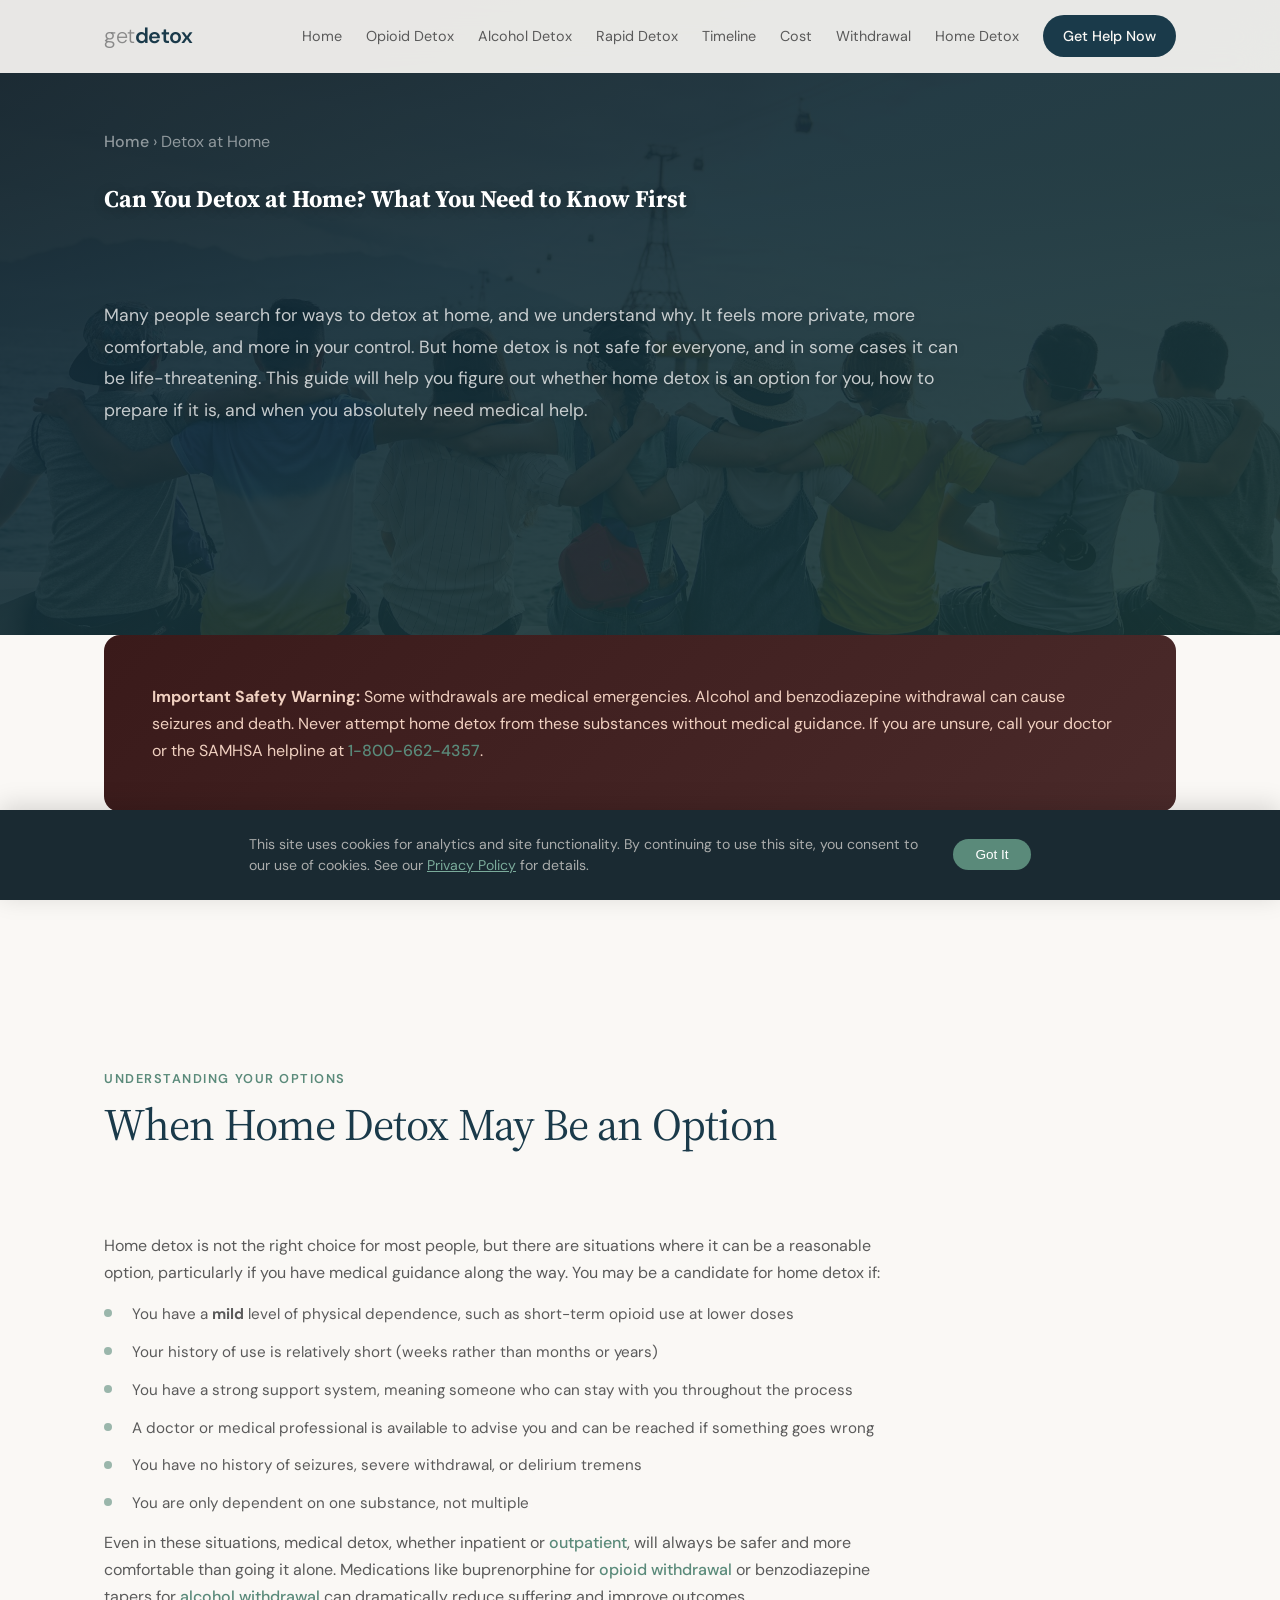
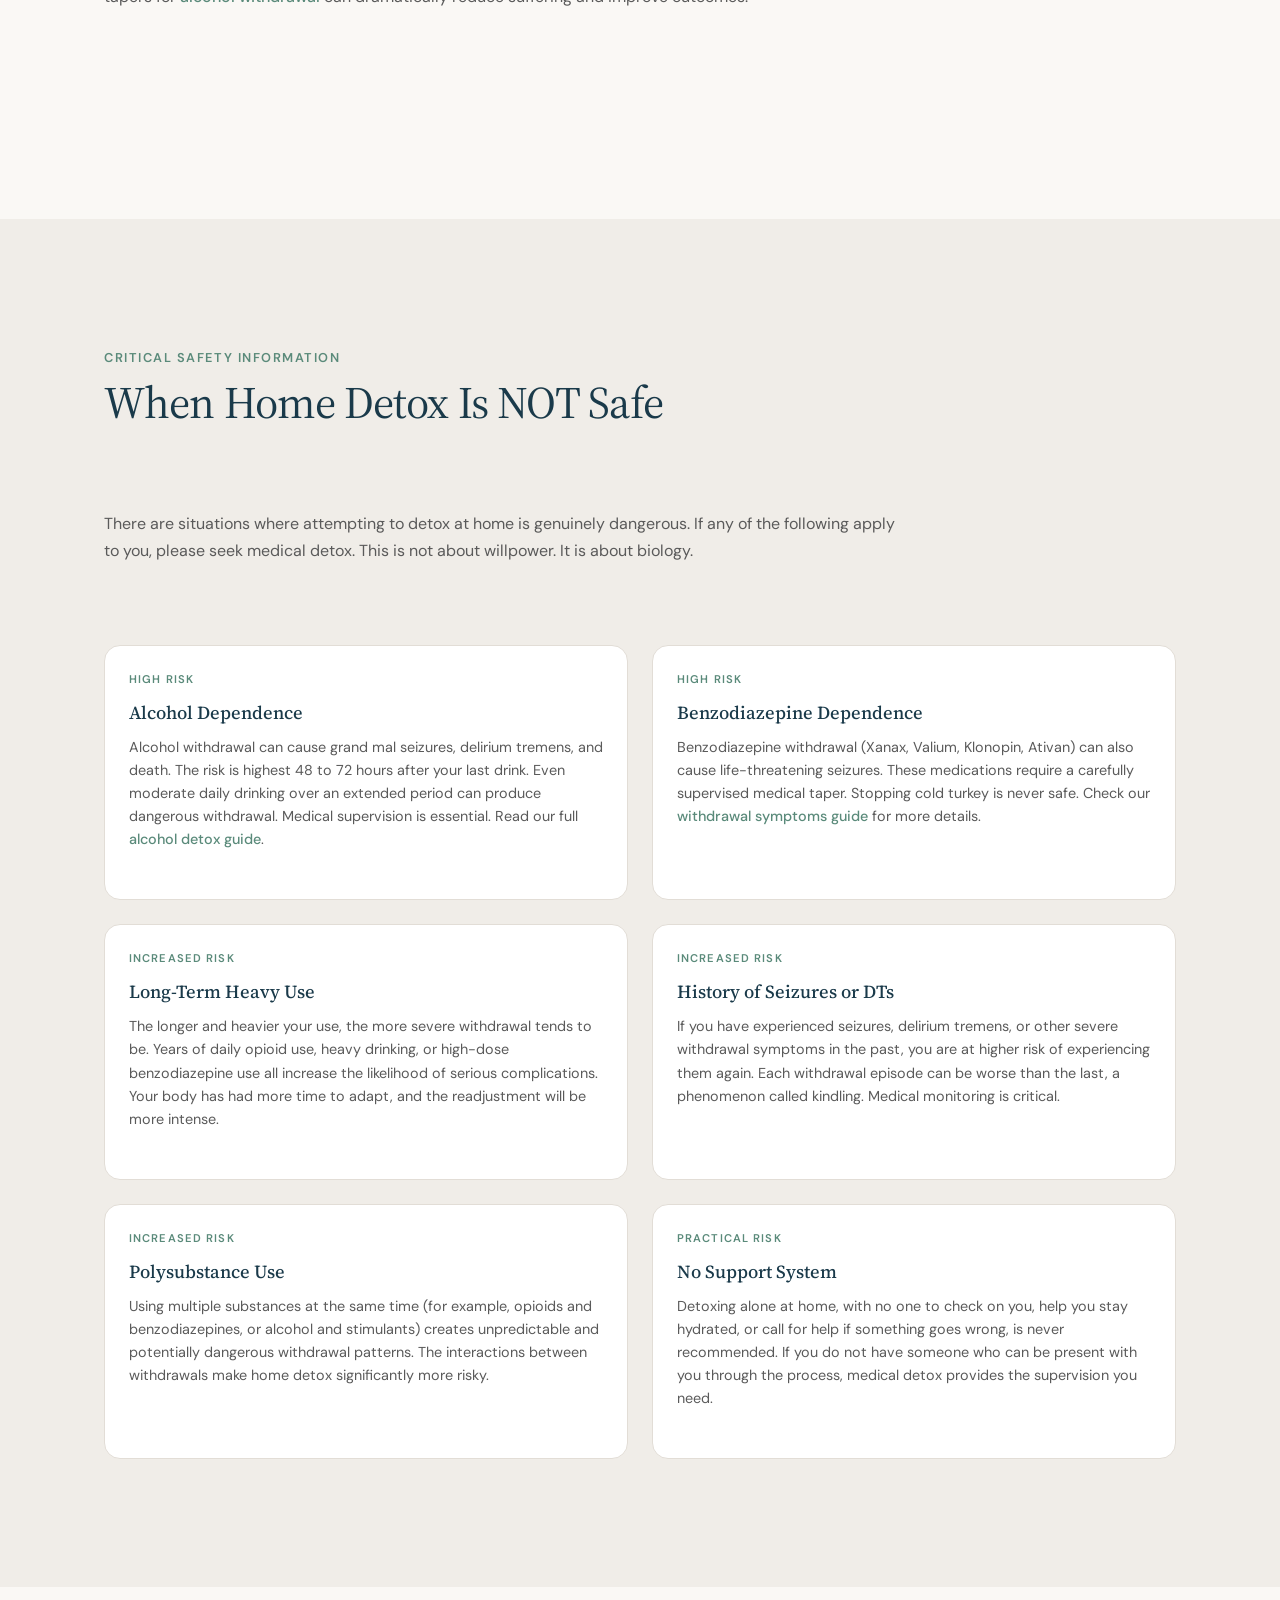
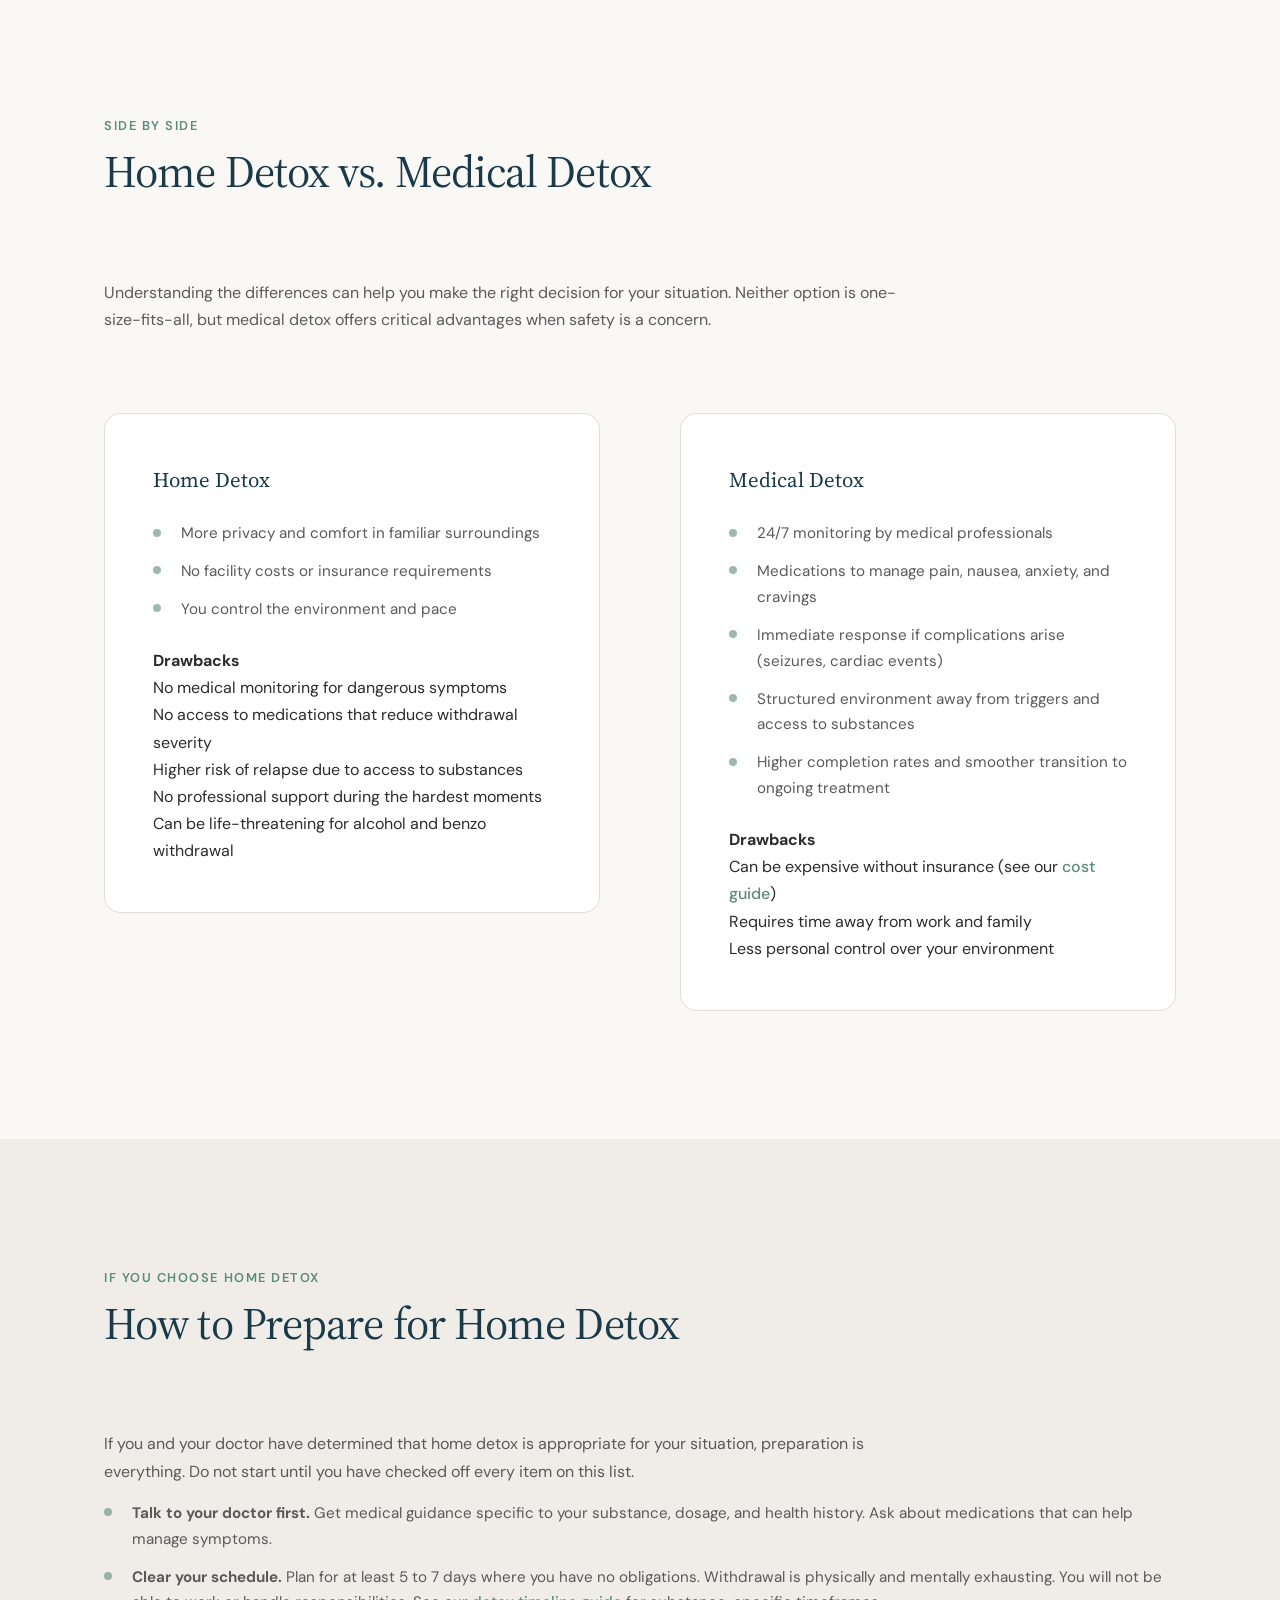
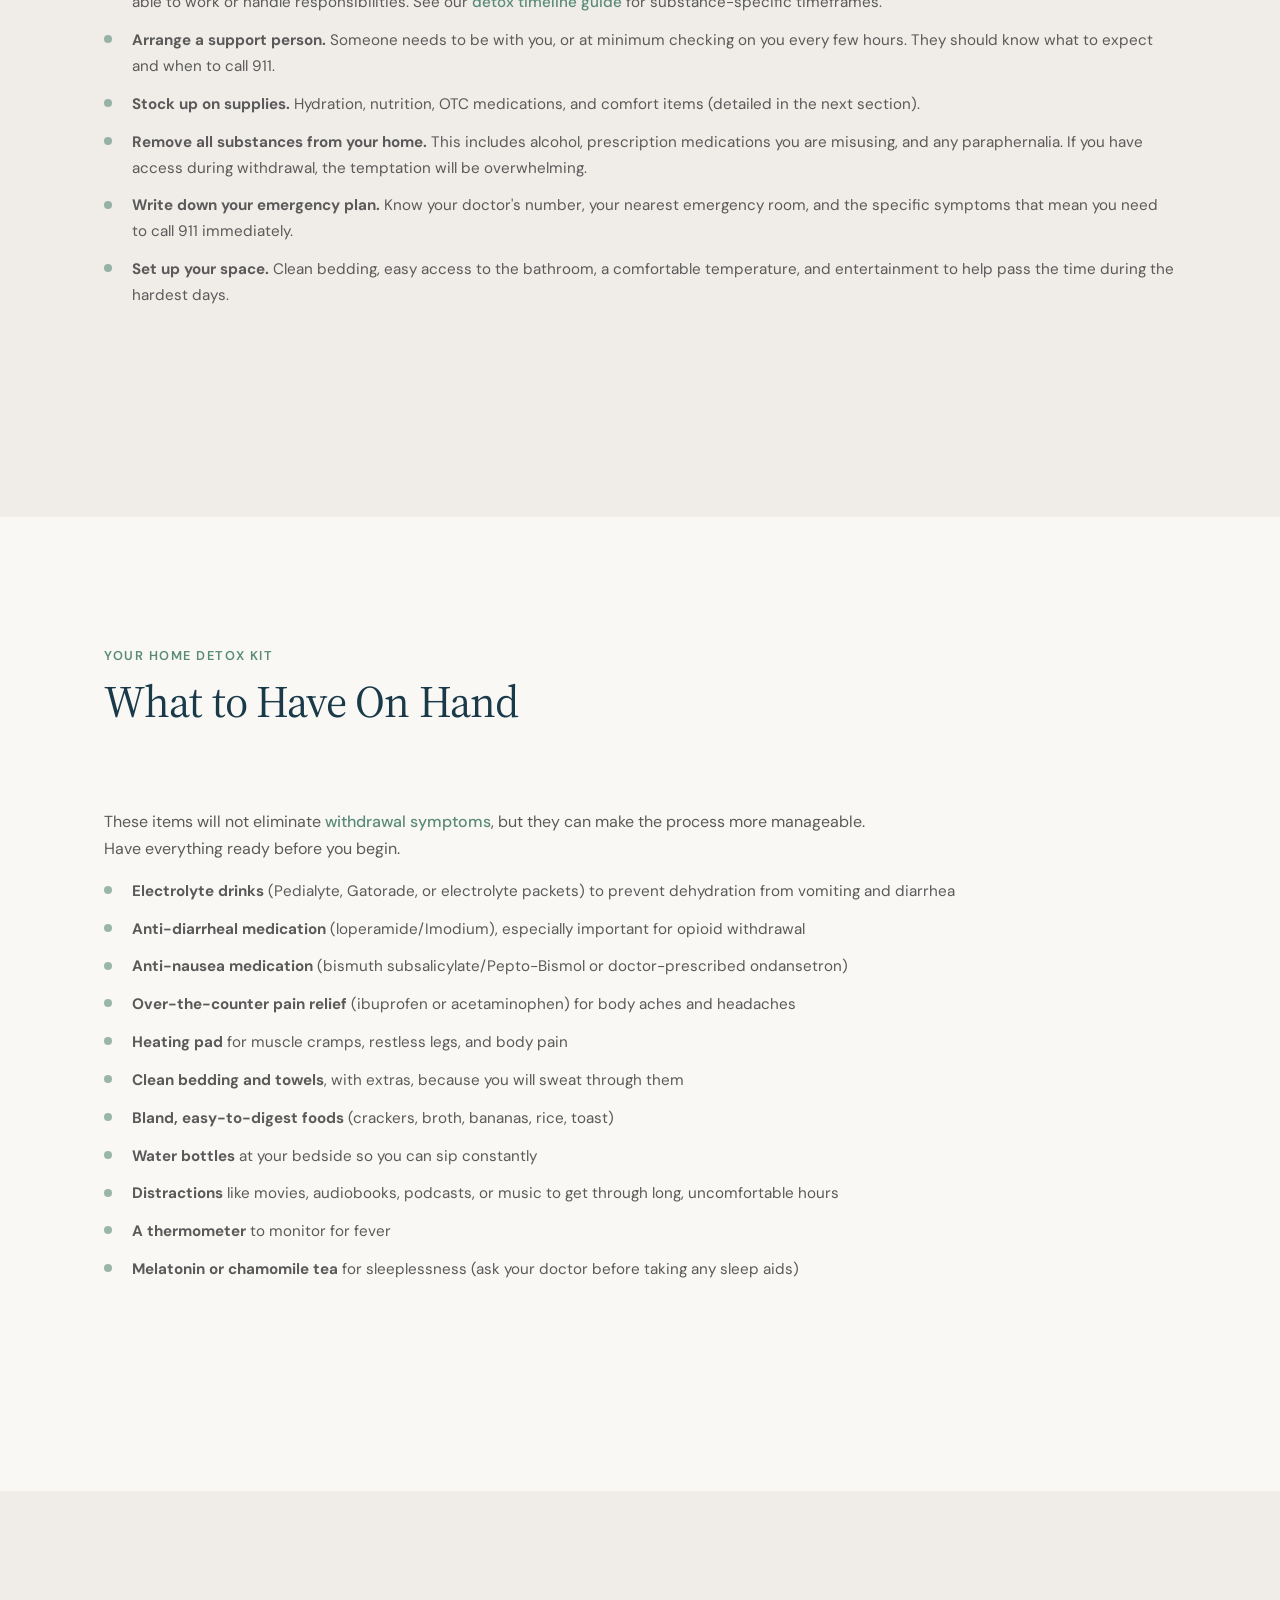
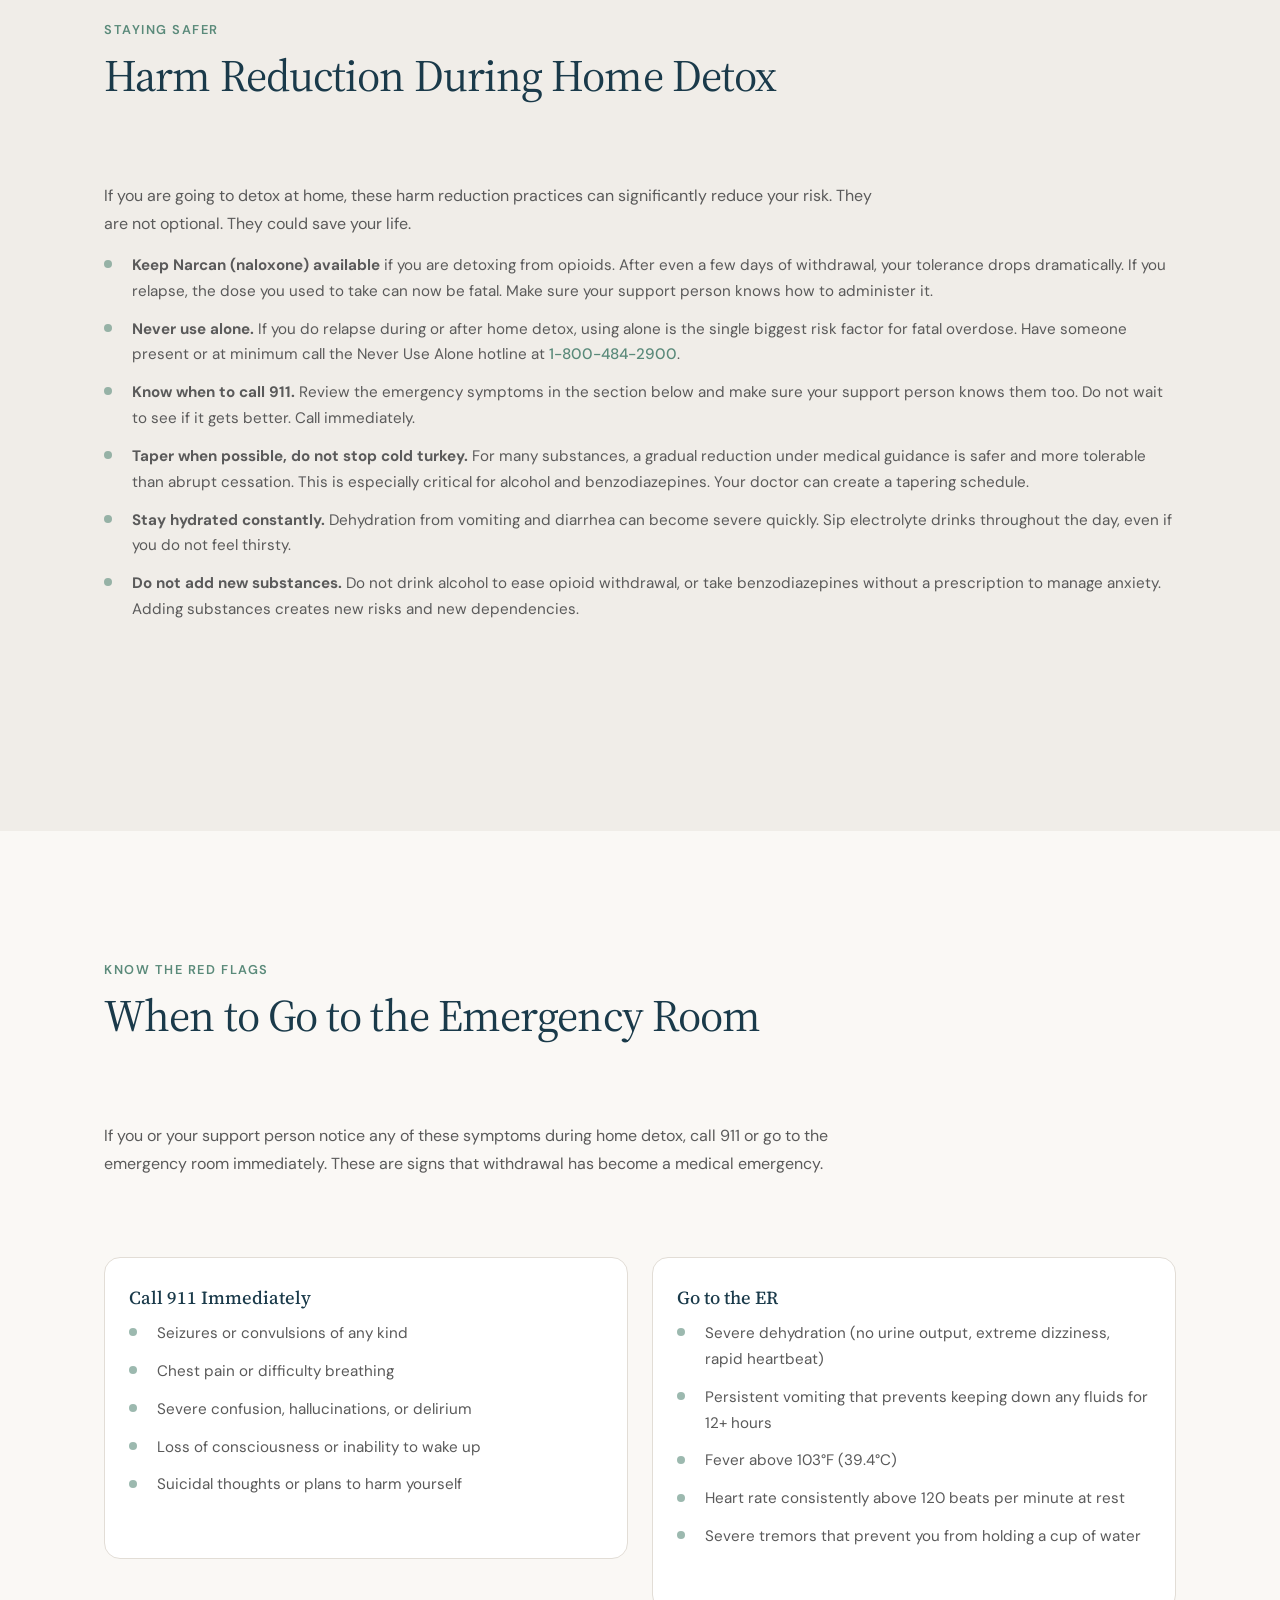
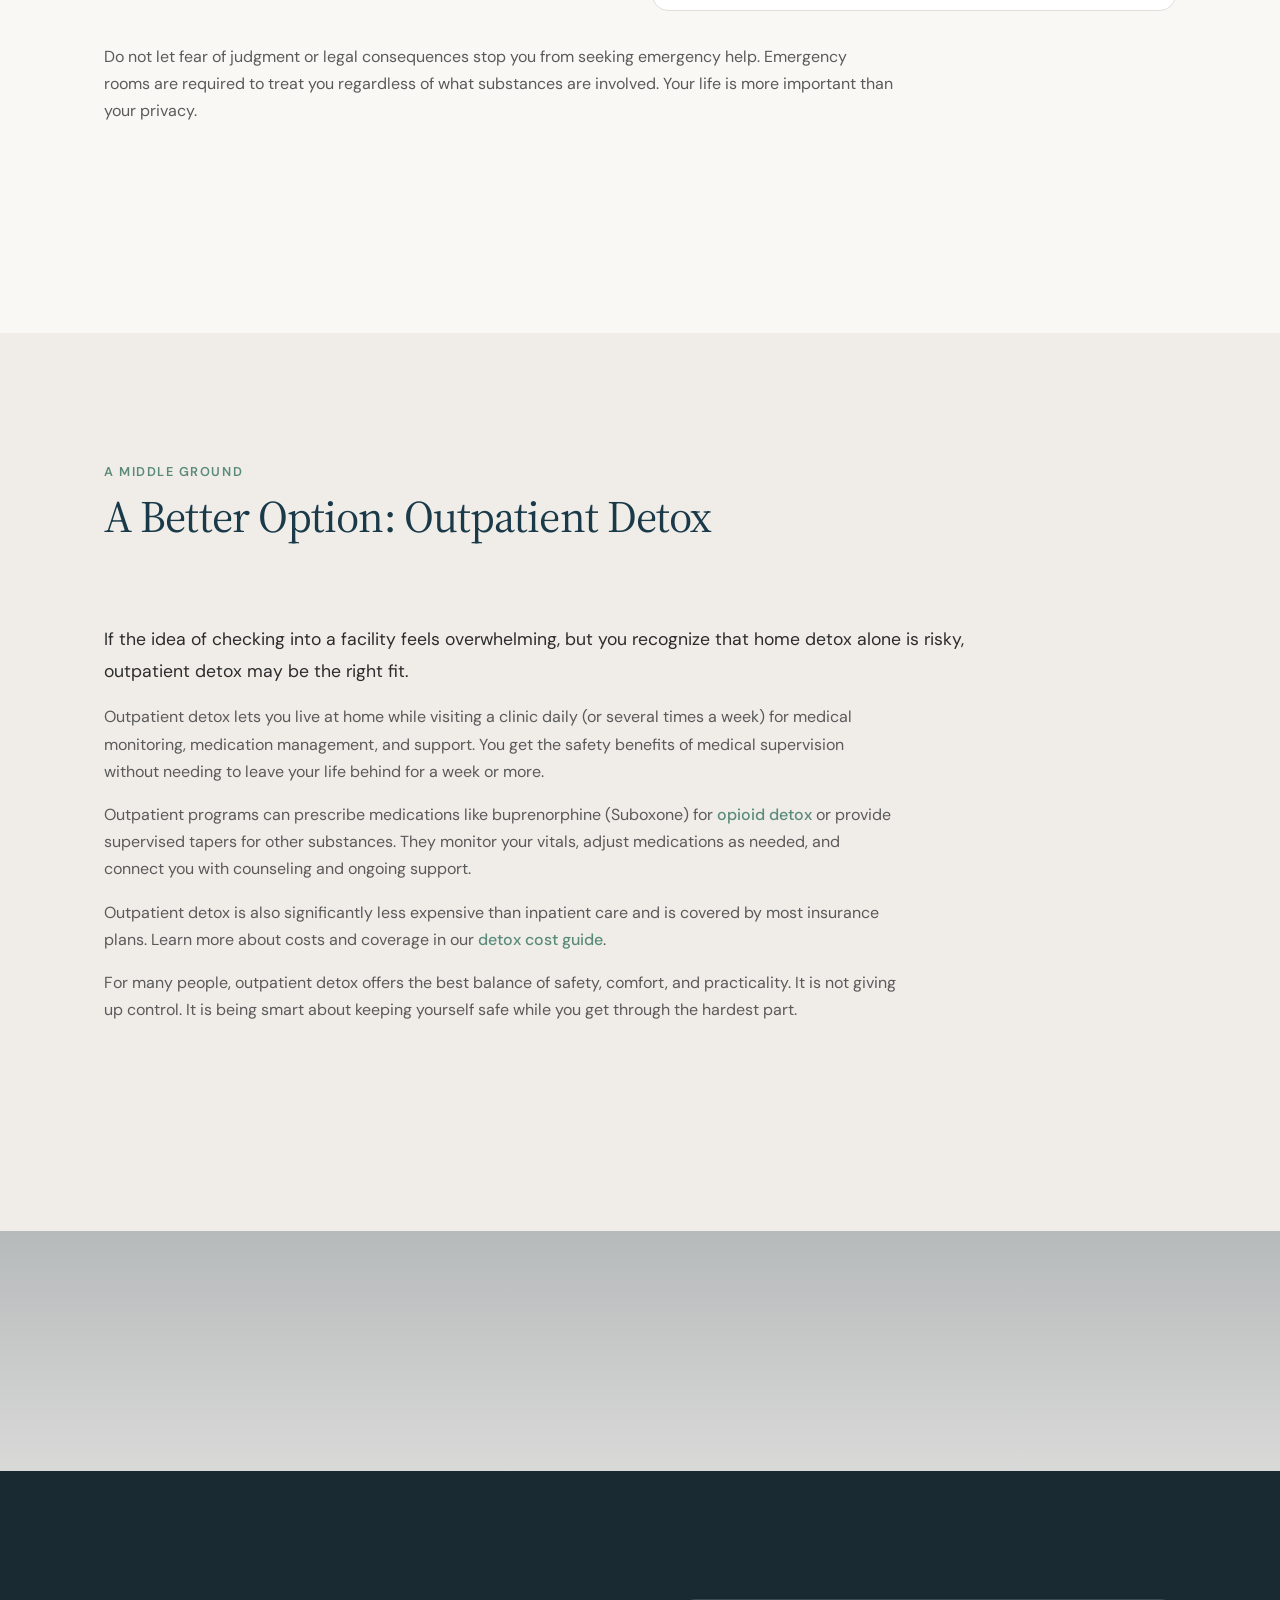
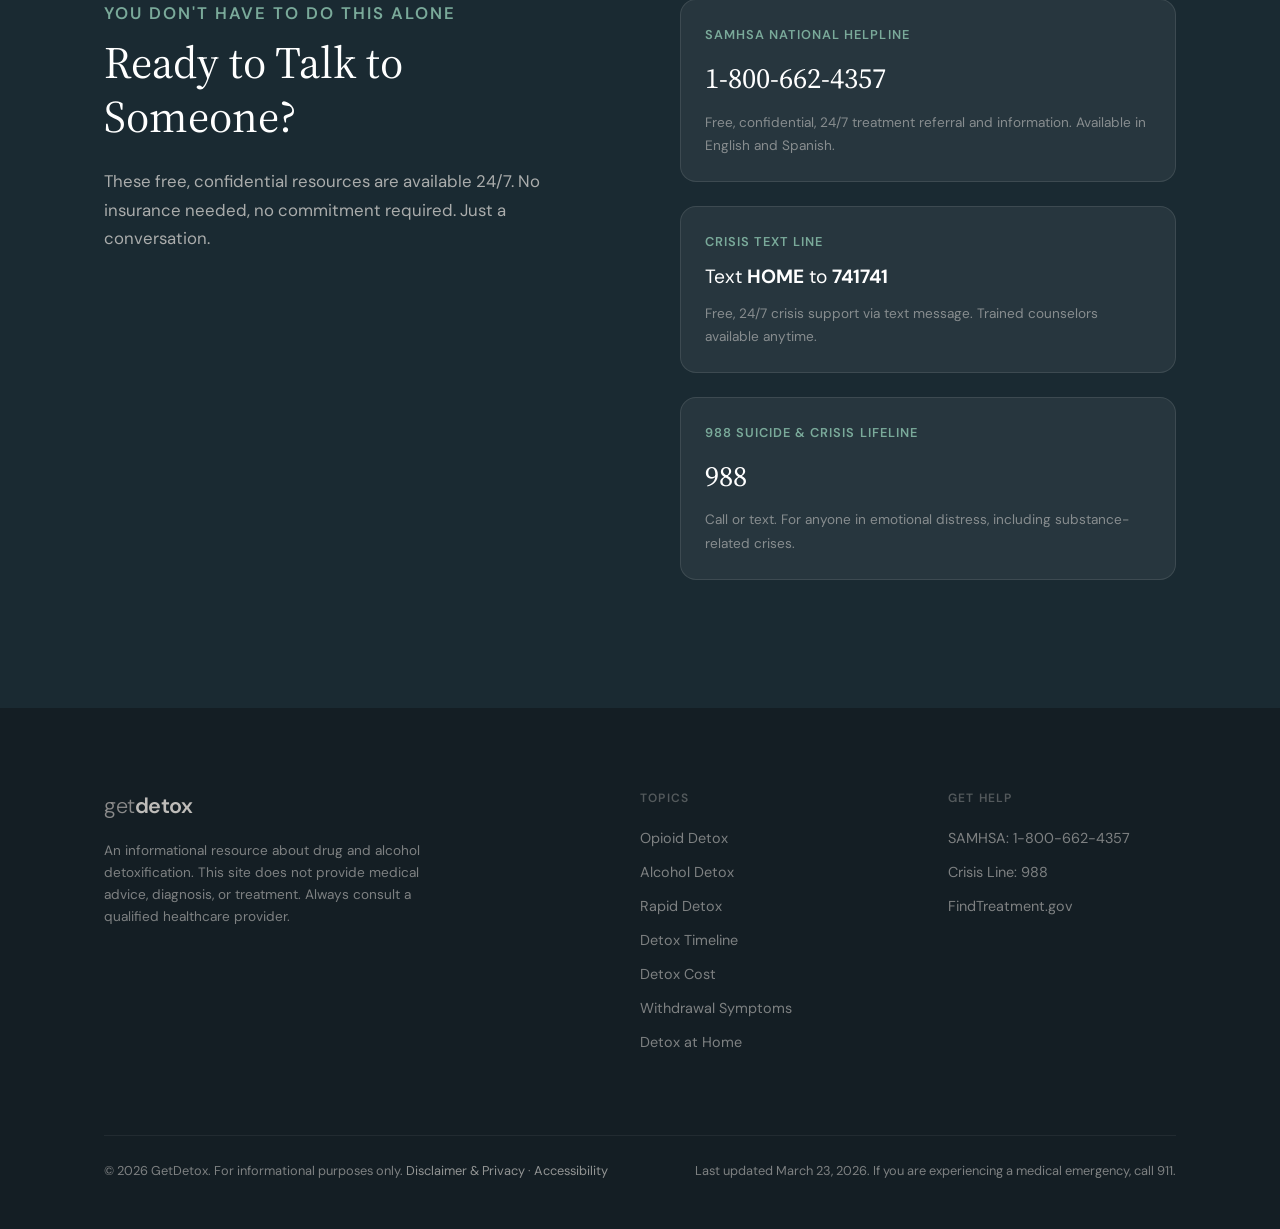
<file: GetDetox/Website/detox-at-home/index.html>
<!DOCTYPE html>
<html lang="en">
<head>
  <meta charset="UTF-8">
  <meta name="viewport" content="width=device-width, initial-scale=1.0">

  <!-- Primary SEO -->
  <title>Can You Detox at Home? Safety Risks, When It Works & What You Need | GetDetox</title>
  <meta name="description" content="Is it safe to detox at home? Learn when home detox may work, when it's dangerous, what you need on hand, and how to prepare safely.">
  <meta name="keywords" content="detox at home, can you detox at home, home detox, how to detox at home safely, at home drug detox, at home alcohol detox, is it safe to detox at home, home withdrawal remedies, detox at home vs medical detox">
  <link rel="canonical" href="https://getdetox.com/detox-at-home/">
  <meta name="robots" content="index, follow, max-snippet:-1, max-image-preview:large">
  <meta name="author" content="GetDetox">
  <meta name="theme-color" content="#1a3a4a">

  <!-- Open Graph / Facebook -->
  <meta property="og:type" content="article">
  <meta property="og:url" content="https://getdetox.com/detox-at-home/">
  <meta property="og:title" content="Can You Detox at Home? Safety Risks, When It Works & What You Need">
  <meta property="og:description" content="Is it safe to detox at home? Learn when home detox may work, when it's dangerous, what you need on hand, and how to prepare safely.">
  <meta property="og:site_name" content="GetDetox">
  <meta property="og:locale" content="en_US">

  <!-- Twitter -->
  <meta name="twitter:card" content="summary_large_image">
  <meta name="twitter:title" content="Can You Detox at Home? Safety Risks & Preparation Guide | GetDetox">
  <meta name="twitter:description" content="Is it safe to detox at home? Learn when home detox may work, when it's dangerous, what you need on hand, and how to prepare safely.">

  <!-- Structured Data: FAQPage -->
  <script type="application/ld+json">
  {
    "@context": "https://schema.org",
    "@type": "FAQPage",
    "mainEntity": [
      {
        "@type": "Question",
        "name": "Is it safe to detox at home?",
        "acceptedAnswer": {
          "@type": "Answer",
          "text": "It depends on the substance. Opioid withdrawal is rarely life-threatening, but alcohol and benzodiazepine withdrawal can cause fatal seizures. Home detox is only appropriate for mild dependencies with medical guidance. Always consult a healthcare provider before attempting to detox at home."
        }
      },
      {
        "@type": "Question",
        "name": "Can you detox from alcohol at home?",
        "acceptedAnswer": {
          "@type": "Answer",
          "text": "Alcohol detox at home is not recommended, especially for heavy or long-term drinkers. Alcohol withdrawal can cause seizures, delirium tremens, and death. Even moderate alcohol dependence should involve medical supervision. If you choose to detox at home from very mild alcohol use, consult your doctor first and have someone with you at all times."
        }
      },
      {
        "@type": "Question",
        "name": "Can you detox from opioids at home?",
        "acceptedAnswer": {
          "@type": "Answer",
          "text": "Opioid withdrawal is intensely uncomfortable but rarely fatal on its own. Some people with mild opioid dependence, a short history of use, and strong support systems may be able to manage withdrawal at home with medical guidance. However, medical detox with medications like buprenorphine significantly improves comfort and success rates."
        }
      },
      {
        "@type": "Question",
        "name": "What do you need to detox at home?",
        "acceptedAnswer": {
          "@type": "Answer",
          "text": "If detoxing at home with medical guidance, you should have electrolyte drinks, anti-diarrheal medication, anti-nausea medication, a heating pad, clean bedding, bland foods, and a support person present. You also need a clear emergency plan, Narcan if detoxing from opioids, and your doctor's phone number on hand."
        }
      },
      {
        "@type": "Question",
        "name": "When is home detox dangerous?",
        "acceptedAnswer": {
          "@type": "Answer",
          "text": "Home detox is dangerous when withdrawing from alcohol or benzodiazepines, after long-term heavy use of any substance, if you have a history of seizures or delirium tremens, if you use multiple substances, if you have serious medical conditions, or if you do not have a reliable support person."
        }
      },
      {
        "@type": "Question",
        "name": "How to make withdrawal more comfortable at home?",
        "acceptedAnswer": {
          "@type": "Answer",
          "text": "Stay hydrated with electrolyte drinks, eat small bland meals, use a heating pad for muscle cramps, take warm baths, use OTC medications for symptoms like diarrhea and nausea, keep the room comfortable, have distractions like movies or music, and have a support person nearby. Tapering with medical guidance rather than stopping cold turkey can also reduce symptom severity."
        }
      }
    ]
  }
  </script>

  <!-- Structured Data: BreadcrumbList -->
  <script type="application/ld+json">
  {
    "@context": "https://schema.org",
    "@type": "BreadcrumbList",
    "itemListElement": [
      {
        "@type": "ListItem",
        "position": 1,
        "name": "Home",
        "item": "https://getdetox.com/"
      },
      {
        "@type": "ListItem",
        "position": 2,
        "name": "Detox at Home",
        "item": "https://getdetox.com/detox-at-home/"
      }
    ]
  }
  </script>

  <link rel="preconnect" href="https://fonts.googleapis.com">
  <link rel="preconnect" href="https://fonts.gstatic.com" crossorigin>
  <link href="https://fonts.googleapis.com/css2?family=DM+Sans:ital,opsz,wght@0,9..40,300..700;1,9..40,300..700&family=Source+Serif+4:ital,opsz,wght@0,8..60,300..700;1,8..60,300..700&display=swap" rel="stylesheet">
  <link rel="stylesheet" href="../styles.css">
</head>
<body>

  <!-- Navigation -->
  <nav class="nav" id="nav">
    <div class="nav-inner">
      <a href="/" class="nav-logo">get<span>detox</span></a>
      <button class="nav-toggle" id="navToggle" aria-label="Toggle menu">
        <span></span><span></span><span></span>
      </button>
      <div class="nav-links" id="navLinks">
        <a href="/">Home</a>
        <a href="/opioid-detox/">Opioid Detox</a>
        <a href="/alcohol-detox/">Alcohol Detox</a>
        <a href="/rapid-detox/">Rapid Detox</a>
        <a href="/detox-timeline/">Timeline</a>
        <a href="/detox-cost/">Cost</a>
        <a href="/withdrawal-symptoms/">Withdrawal</a>
        <a href="/detox-at-home/">Home Detox</a>
        <a href="#help" class="nav-cta">Get Help Now</a>
      </div>
    </div>
  </nav>

  <main>

  <!-- Page Header -->
  <section class="section section-hero" id="page-header" style="padding-top: 8rem; background-image: url('../images/support.jpg'); background-size: cover; background-position: center; position: relative; overflow: hidden;">
    <div style="position: absolute; inset: 0; background: linear-gradient(160deg, rgba(16, 32, 42, 0.94) 0%, rgba(20, 46, 58, 0.92) 40%, rgba(24, 54, 54, 0.90) 100%);"></div>
    <div class="container" style="position: relative; z-index: 1;">
      <nav class="breadcrumb" aria-label="Breadcrumb">
        <a href="/" style="color: var(--color-accent); font-weight: 500;">Home</a> &rsaquo; Detox at Home
      </nav>
      <div class="section-header" style="margin-top: 1.5rem;">
        <h1>Can You Detox at Home? What You Need to Know First</h1>
      </div>
      <div class="content-block">
        <p class="lead">Many people search for ways to detox at home, and we understand why. It feels more private, more comfortable, and more in your control. But home detox is not safe for everyone, and in some cases it can be life-threatening. This guide will help you figure out whether home detox is an option for you, how to prepare if it is, and when you absolutely need medical help.</p>
      </div>
    </div>
  </section>

  <!-- Warning Banner -->
  <section class="section" style="padding-top: 0;">
    <div class="container">
      <div class="warning-banner">
        <strong>Important Safety Warning:</strong> Some withdrawals are medical emergencies. Alcohol and benzodiazepine withdrawal can cause seizures and death. Never attempt home detox from these substances without medical guidance. If you are unsure, call your doctor or the SAMHSA helpline at <a href="tel:18006624357" style="color: var(--color-accent); font-weight: 500;">1-800-662-4357</a>.
      </div>
    </div>
  </section>

  <!-- When Home Detox May Be an Option -->
  <section class="section" id="when-it-works">
    <div class="container">
      <div class="section-header">
        <p class="section-tag">Understanding Your Options</p>
        <h2>When Home Detox May Be an Option</h2>
      </div>
      <div class="content-block">
        <p>Home detox is not the right choice for most people, but there are situations where it can be a reasonable option, particularly if you have medical guidance along the way. You may be a candidate for home detox if:</p>
        <ul class="check-list">
          <li>You have a <strong>mild</strong> level of physical dependence, such as short-term opioid use at lower doses</li>
          <li>Your history of use is relatively short (weeks rather than months or years)</li>
          <li>You have a strong support system, meaning someone who can stay with you throughout the process</li>
          <li>A doctor or medical professional is available to advise you and can be reached if something goes wrong</li>
          <li>You have no history of seizures, severe withdrawal, or delirium tremens</li>
          <li>You are only dependent on one substance, not multiple</li>
        </ul>
        <p>Even in these situations, medical detox, whether inpatient or <a href="/detox-cost/" style="color: var(--color-accent); font-weight: 500;">outpatient</a>, will always be safer and more comfortable than going it alone. Medications like buprenorphine for <a href="/opioid-detox/" style="color: var(--color-accent); font-weight: 500;">opioid withdrawal</a> or benzodiazepine tapers for <a href="/alcohol-detox/" style="color: var(--color-accent); font-weight: 500;">alcohol withdrawal</a> can dramatically reduce suffering and improve outcomes.</p>
      </div>
    </div>
  </section>

  <!-- When Home Detox Is NOT Safe -->
  <section class="section section-alt" id="when-not-safe">
    <div class="container">
      <div class="section-header">
        <p class="section-tag">Critical Safety Information</p>
        <h2>When Home Detox Is NOT Safe</h2>
      </div>
      <div class="content-block">
        <p>There are situations where attempting to detox at home is genuinely dangerous. If any of the following apply to you, please seek medical detox. This is not about willpower. It is about biology.</p>
      </div>
      <div class="card-grid">
        <div class="card">
          <div class="card-label">High Risk</div>
          <h4>Alcohol Dependence</h4>
          <p>Alcohol withdrawal can cause grand mal seizures, delirium tremens, and death. The risk is highest 48 to 72 hours after your last drink. Even moderate daily drinking over an extended period can produce dangerous withdrawal. Medical supervision is essential. Read our full <a href="/alcohol-detox/" style="color: var(--color-accent); font-weight: 500;">alcohol detox guide</a>.</p>
        </div>
        <div class="card">
          <div class="card-label">High Risk</div>
          <h4>Benzodiazepine Dependence</h4>
          <p>Benzodiazepine withdrawal (Xanax, Valium, Klonopin, Ativan) can also cause life-threatening seizures. These medications require a carefully supervised medical taper. Stopping cold turkey is never safe. Check our <a href="/withdrawal-symptoms/" style="color: var(--color-accent); font-weight: 500;">withdrawal symptoms guide</a> for more details.</p>
        </div>
        <div class="card">
          <div class="card-label">Increased Risk</div>
          <h4>Long-Term Heavy Use</h4>
          <p>The longer and heavier your use, the more severe withdrawal tends to be. Years of daily opioid use, heavy drinking, or high-dose benzodiazepine use all increase the likelihood of serious complications. Your body has had more time to adapt, and the readjustment will be more intense.</p>
        </div>
        <div class="card">
          <div class="card-label">Increased Risk</div>
          <h4>History of Seizures or DTs</h4>
          <p>If you have experienced seizures, delirium tremens, or other severe withdrawal symptoms in the past, you are at higher risk of experiencing them again. Each withdrawal episode can be worse than the last, a phenomenon called kindling. Medical monitoring is critical.</p>
        </div>
        <div class="card">
          <div class="card-label">Increased Risk</div>
          <h4>Polysubstance Use</h4>
          <p>Using multiple substances at the same time (for example, opioids and benzodiazepines, or alcohol and stimulants) creates unpredictable and potentially dangerous withdrawal patterns. The interactions between withdrawals make home detox significantly more risky.</p>
        </div>
        <div class="card">
          <div class="card-label">Practical Risk</div>
          <h4>No Support System</h4>
          <p>Detoxing alone at home, with no one to check on you, help you stay hydrated, or call for help if something goes wrong, is never recommended. If you do not have someone who can be present with you through the process, medical detox provides the supervision you need.</p>
        </div>
      </div>
    </div>
  </section>

  <!-- Home Detox vs. Medical Detox -->
  <section class="section" id="comparison">
    <div class="container">
      <div class="section-header">
        <p class="section-tag">Side by Side</p>
        <h2>Home Detox vs. Medical Detox</h2>
      </div>
      <div class="content-block">
        <p>Understanding the differences can help you make the right decision for your situation. Neither option is one-size-fits-all, but medical detox offers critical advantages when safety is a concern.</p>
      </div>
      <div class="two-col">
        <div class="col-text">
          <div class="info-card">
            <h3>Home Detox</h3>
            <ul class="check-list">
              <li>More privacy and comfort in familiar surroundings</li>
              <li>No facility costs or insurance requirements</li>
              <li>You control the environment and pace</li>
            </ul>
            <h4 style="margin-top: 1.5rem; color: var(--color-text);">Drawbacks</h4>
            <ul>
              <li>No medical monitoring for dangerous symptoms</li>
              <li>No access to medications that reduce withdrawal severity</li>
              <li>Higher risk of relapse due to access to substances</li>
              <li>No professional support during the hardest moments</li>
              <li>Can be life-threatening for alcohol and benzo withdrawal</li>
            </ul>
          </div>
        </div>
        <div class="col-text">
          <div class="info-card">
            <h3>Medical Detox</h3>
            <ul class="check-list">
              <li>24/7 monitoring by medical professionals</li>
              <li>Medications to manage pain, nausea, anxiety, and cravings</li>
              <li>Immediate response if complications arise (seizures, cardiac events)</li>
              <li>Structured environment away from triggers and access to substances</li>
              <li>Higher completion rates and smoother transition to ongoing treatment</li>
            </ul>
            <h4 style="margin-top: 1.5rem; color: var(--color-text);">Drawbacks</h4>
            <ul>
              <li>Can be expensive without insurance (see our <a href="/detox-cost/" style="color: var(--color-accent); font-weight: 500;">cost guide</a>)</li>
              <li>Requires time away from work and family</li>
              <li>Less personal control over your environment</li>
            </ul>
          </div>
        </div>
      </div>
    </div>
  </section>

  <!-- How to Prepare for Home Detox -->
  <section class="section section-alt" id="prepare">
    <div class="container">
      <div class="section-header">
        <p class="section-tag">If You Choose Home Detox</p>
        <h2>How to Prepare for Home Detox</h2>
      </div>
      <div class="content-block">
        <p>If you and your doctor have determined that home detox is appropriate for your situation, preparation is everything. Do not start until you have checked off every item on this list.</p>
        <ul class="check-list">
          <li><strong>Talk to your doctor first.</strong> Get medical guidance specific to your substance, dosage, and health history. Ask about medications that can help manage symptoms.</li>
          <li><strong>Clear your schedule.</strong> Plan for at least 5 to 7 days where you have no obligations. Withdrawal is physically and mentally exhausting. You will not be able to work or handle responsibilities. See our <a href="/detox-timeline/" style="color: var(--color-accent); font-weight: 500;">detox timeline guide</a> for substance-specific timeframes.</li>
          <li><strong>Arrange a support person.</strong> Someone needs to be with you, or at minimum checking on you every few hours. They should know what to expect and when to call 911.</li>
          <li><strong>Stock up on supplies.</strong> Hydration, nutrition, OTC medications, and comfort items (detailed in the next section).</li>
          <li><strong>Remove all substances from your home.</strong> This includes alcohol, prescription medications you are misusing, and any paraphernalia. If you have access during withdrawal, the temptation will be overwhelming.</li>
          <li><strong>Write down your emergency plan.</strong> Know your doctor's number, your nearest emergency room, and the specific symptoms that mean you need to call 911 immediately.</li>
          <li><strong>Set up your space.</strong> Clean bedding, easy access to the bathroom, a comfortable temperature, and entertainment to help pass the time during the hardest days.</li>
        </ul>
      </div>
    </div>
  </section>

  <!-- What to Have On Hand -->
  <section class="section" id="supplies">
    <div class="container">
      <div class="section-header">
        <p class="section-tag">Your Home Detox Kit</p>
        <h2>What to Have On Hand</h2>
      </div>
      <div class="content-block">
        <p>These items will not eliminate <a href="/withdrawal-symptoms/" style="color: var(--color-accent); font-weight: 500;">withdrawal symptoms</a>, but they can make the process more manageable. Have everything ready before you begin.</p>
        <ul class="check-list">
          <li><strong>Electrolyte drinks</strong> (Pedialyte, Gatorade, or electrolyte packets) to prevent dehydration from vomiting and diarrhea</li>
          <li><strong>Anti-diarrheal medication</strong> (loperamide/Imodium), especially important for opioid withdrawal</li>
          <li><strong>Anti-nausea medication</strong> (bismuth subsalicylate/Pepto-Bismol or doctor-prescribed ondansetron)</li>
          <li><strong>Over-the-counter pain relief</strong> (ibuprofen or acetaminophen) for body aches and headaches</li>
          <li><strong>Heating pad</strong> for muscle cramps, restless legs, and body pain</li>
          <li><strong>Clean bedding and towels</strong>, with extras, because you will sweat through them</li>
          <li><strong>Bland, easy-to-digest foods</strong> (crackers, broth, bananas, rice, toast)</li>
          <li><strong>Water bottles</strong> at your bedside so you can sip constantly</li>
          <li><strong>Distractions</strong> like movies, audiobooks, podcasts, or music to get through long, uncomfortable hours</li>
          <li><strong>A thermometer</strong> to monitor for fever</li>
          <li><strong>Melatonin or chamomile tea</strong> for sleeplessness (ask your doctor before taking any sleep aids)</li>
        </ul>
      </div>
    </div>
  </section>

  <!-- Harm Reduction During Home Detox -->
  <section class="section section-alt" id="harm-reduction">
    <div class="container">
      <div class="section-header">
        <p class="section-tag">Staying Safer</p>
        <h2>Harm Reduction During Home Detox</h2>
      </div>
      <div class="content-block">
        <p>If you are going to detox at home, these harm reduction practices can significantly reduce your risk. They are not optional. They could save your life.</p>
        <ul class="check-list">
          <li><strong>Keep Narcan (naloxone) available</strong> if you are detoxing from opioids. After even a few days of withdrawal, your tolerance drops dramatically. If you relapse, the dose you used to take can now be fatal. Make sure your support person knows how to administer it.</li>
          <li><strong>Never use alone.</strong> If you do relapse during or after home detox, using alone is the single biggest risk factor for fatal overdose. Have someone present or at minimum call the Never Use Alone hotline at <a href="tel:18004842900" style="color: var(--color-accent); font-weight: 500;">1-800-484-2900</a>.</li>
          <li><strong>Know when to call 911.</strong> Review the emergency symptoms in the section below and make sure your support person knows them too. Do not wait to see if it gets better. Call immediately.</li>
          <li><strong>Taper when possible, do not stop cold turkey.</strong> For many substances, a gradual reduction under medical guidance is safer and more tolerable than abrupt cessation. This is especially critical for alcohol and benzodiazepines. Your doctor can create a tapering schedule.</li>
          <li><strong>Stay hydrated constantly.</strong> Dehydration from vomiting and diarrhea can become severe quickly. Sip electrolyte drinks throughout the day, even if you do not feel thirsty.</li>
          <li><strong>Do not add new substances.</strong> Do not drink alcohol to ease opioid withdrawal, or take benzodiazepines without a prescription to manage anxiety. Adding substances creates new risks and new dependencies.</li>
        </ul>
      </div>
    </div>
  </section>

  <!-- When to Go to the Emergency Room -->
  <section class="section" id="emergency">
    <div class="container">
      <div class="section-header">
        <p class="section-tag">Know the Red Flags</p>
        <h2>When to Go to the Emergency Room</h2>
      </div>
      <div class="content-block">
        <p>If you or your support person notice any of these symptoms during home detox, call 911 or go to the emergency room immediately. These are signs that withdrawal has become a medical emergency.</p>
      </div>
      <div class="card-grid two-col">
        <div class="card">
          <h4>Call 911 Immediately</h4>
          <ul class="check-list">
            <li>Seizures or convulsions of any kind</li>
            <li>Chest pain or difficulty breathing</li>
            <li>Severe confusion, hallucinations, or delirium</li>
            <li>Loss of consciousness or inability to wake up</li>
            <li>Suicidal thoughts or plans to harm yourself</li>
          </ul>
        </div>
        <div class="card">
          <h4>Go to the ER</h4>
          <ul class="check-list">
            <li>Severe dehydration (no urine output, extreme dizziness, rapid heartbeat)</li>
            <li>Persistent vomiting that prevents keeping down any fluids for 12+ hours</li>
            <li>Fever above 103&deg;F (39.4&deg;C)</li>
            <li>Heart rate consistently above 120 beats per minute at rest</li>
            <li>Severe tremors that prevent you from holding a cup of water</li>
          </ul>
        </div>
      </div>
      <div class="content-block" style="margin-top: 2rem;">
        <p>Do not let fear of judgment or legal consequences stop you from seeking emergency help. Emergency rooms are required to treat you regardless of what substances are involved. Your life is more important than your privacy.</p>
      </div>
    </div>
  </section>

  <!-- A Better Option: Outpatient Detox -->
  <section class="section section-alt" id="outpatient">
    <div class="container">
      <div class="section-header">
        <p class="section-tag">A Middle Ground</p>
        <h2>A Better Option: Outpatient Detox</h2>
      </div>
      <div class="content-block">
        <p class="lead">If the idea of checking into a facility feels overwhelming, but you recognize that home detox alone is risky, outpatient detox may be the right fit.</p>
        <p>Outpatient detox lets you live at home while visiting a clinic daily (or several times a week) for medical monitoring, medication management, and support. You get the safety benefits of medical supervision without needing to leave your life behind for a week or more.</p>
        <p>Outpatient programs can prescribe medications like buprenorphine (Suboxone) for <a href="/opioid-detox/" style="color: var(--color-accent); font-weight: 500;">opioid detox</a> or provide supervised tapers for other substances. They monitor your vitals, adjust medications as needed, and connect you with counseling and ongoing support.</p>
        <p>Outpatient detox is also significantly less expensive than inpatient care and is covered by most insurance plans. Learn more about costs and coverage in our <a href="/detox-cost/" style="color: var(--color-accent); font-weight: 500;">detox cost guide</a>.</p>
        <p>For many people, outpatient detox offers the best balance of safety, comfort, and practicality. It is not giving up control. It is being smart about keeping yourself safe while you get through the hardest part.</p>
      </div>
    </div>
  </section>

  <!-- Visual Break -->
  <div class="image-break image-break-sm" style="background-image: url('../images/mountain-view.jpg');"></div>

  <!-- Get Help -->
  <section class="section section-dark" id="help">
    <div class="container">
      <div class="help-grid">
        <div class="help-content">
          <p class="section-tag">You Don't Have to Do This Alone</p>
          <h2>Ready to Talk to Someone?</h2>
          <p>These free, confidential resources are available 24/7. No insurance needed, no commitment required. Just a conversation.</p>
        </div>
        <div class="help-cards">
          <div class="help-card">
            <h3>SAMHSA National Helpline</h3>
            <a href="tel:18006624357" class="help-phone">1-800-662-4357</a>
            <p>Free, confidential, 24/7 treatment referral and information. Available in English and Spanish.</p>
          </div>
          <div class="help-card">
            <h3>Crisis Text Line</h3>
            <p class="help-action">Text <strong>HOME</strong> to <strong>741741</strong></p>
            <p>Free, 24/7 crisis support via text message. Trained counselors available anytime.</p>
          </div>
          <div class="help-card">
            <h3>988 Suicide &amp; Crisis Lifeline</h3>
            <a href="tel:988" class="help-phone">988</a>
            <p>Call or text. For anyone in emotional distress, including substance-related crises.</p>
          </div>
        </div>
      </div>
    </div>
  </section>

  </main>

  <!-- Footer -->
  <footer class="footer">
    <div class="container">
      <div class="footer-inner">
        <div class="footer-brand">
          <a href="/" class="nav-logo">get<span>detox</span></a>
          <p>An informational resource about drug and alcohol detoxification. This site does not provide medical advice, diagnosis, or treatment. Always consult a qualified healthcare provider.</p>
        </div>
        <div class="footer-links">
          <h4>Topics</h4>
          <a href="/opioid-detox/">Opioid Detox</a>
          <a href="/alcohol-detox/">Alcohol Detox</a>
          <a href="/rapid-detox/">Rapid Detox</a>
          <a href="/detox-timeline/">Detox Timeline</a>
          <a href="/detox-cost/">Detox Cost</a>
          <a href="/withdrawal-symptoms/">Withdrawal Symptoms</a>
          <a href="/detox-at-home/">Detox at Home</a>
        </div>
        <div class="footer-links">
          <h4>Get Help</h4>
          <a href="tel:18006624357">SAMHSA: 1-800-662-4357</a>
          <a href="tel:988">Crisis Line: 988</a>
          <a href="https://findtreatment.gov" target="_blank" rel="noopener">FindTreatment.gov</a>
        </div>
      </div>
      <div class="footer-bottom">
        <p>&copy; 2026 GetDetox. For informational purposes only. <a href="/legal/" style="color: rgba(232, 228, 223, 0.6);">Disclaimer &amp; Privacy</a> &middot; <a href="/legal/#s12" style="color: rgba(232, 228, 223, 0.6);">Accessibility</a></p>
        <p>Last updated March 23, 2026. If you are experiencing a medical emergency, call 911.</p>
      </div>
    </div>
  </footer>

  <script src="../script.js"></script>
</body>
</html>
</file>
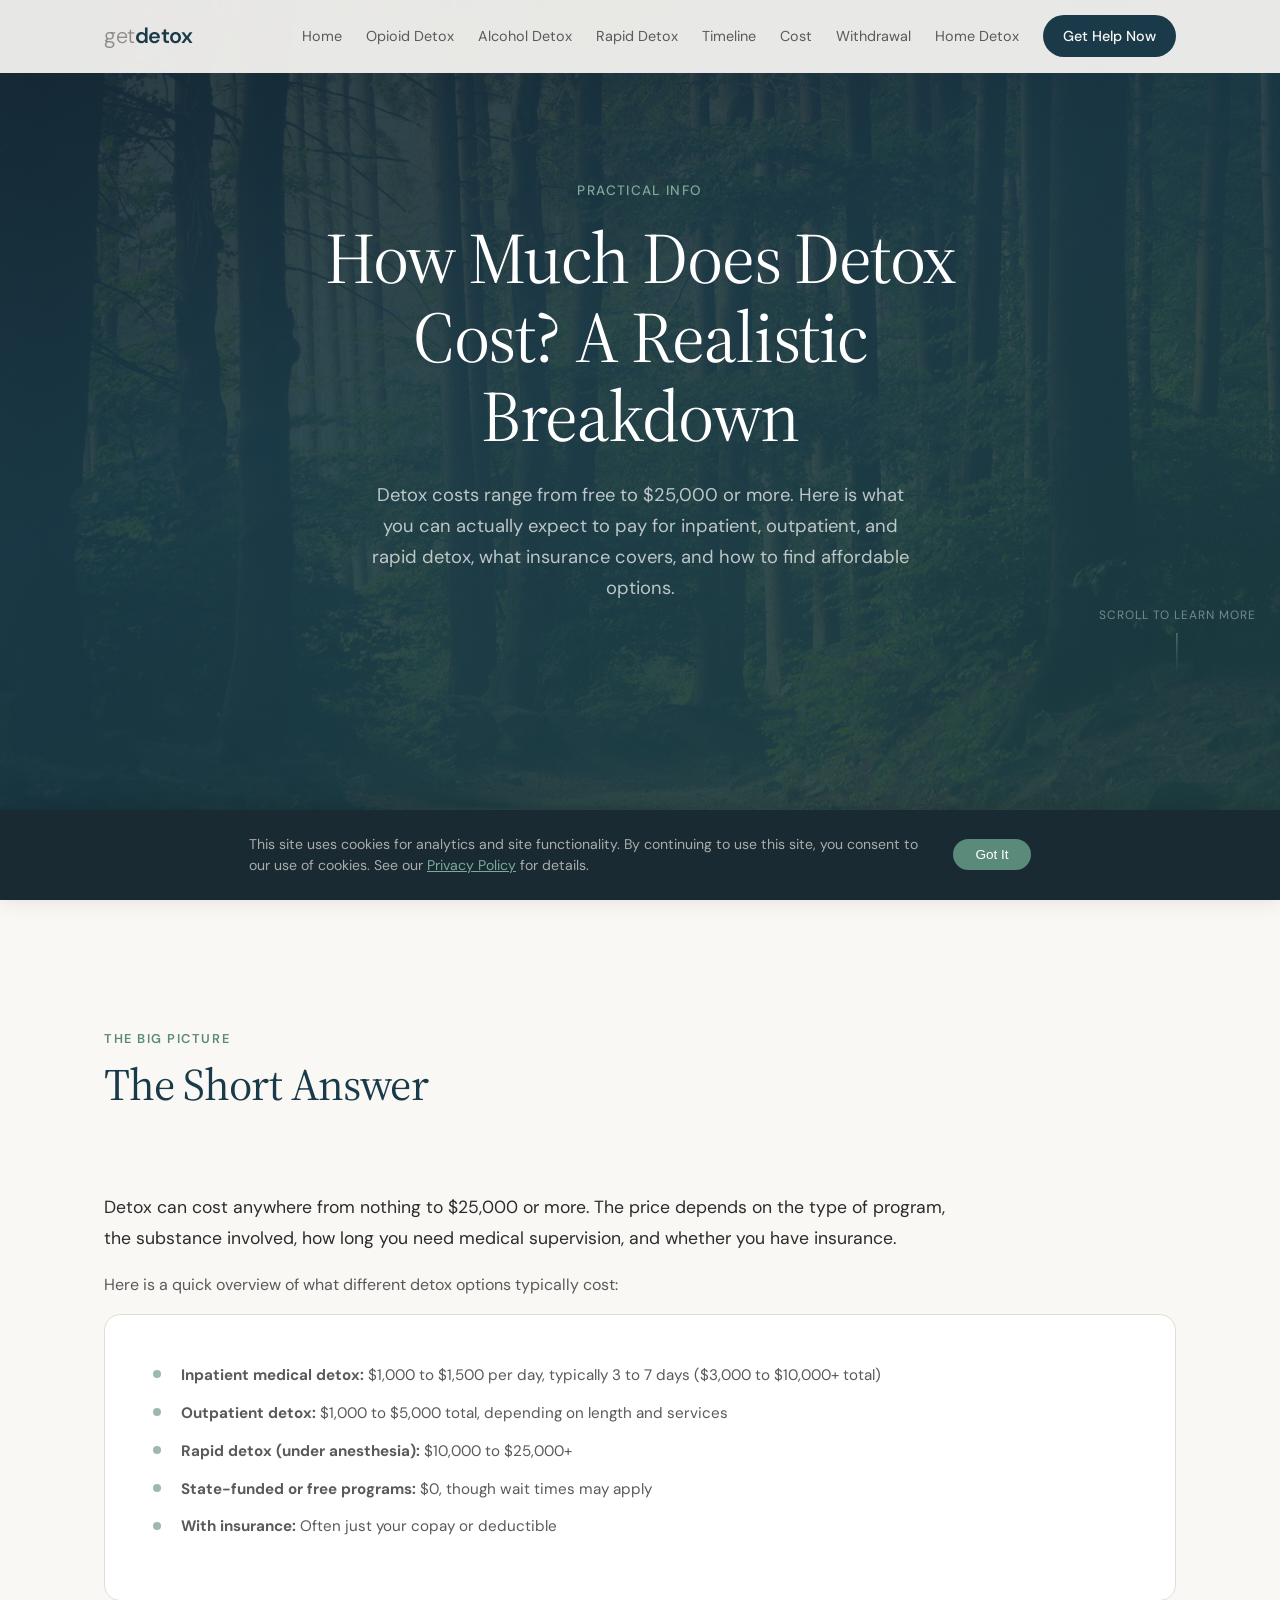
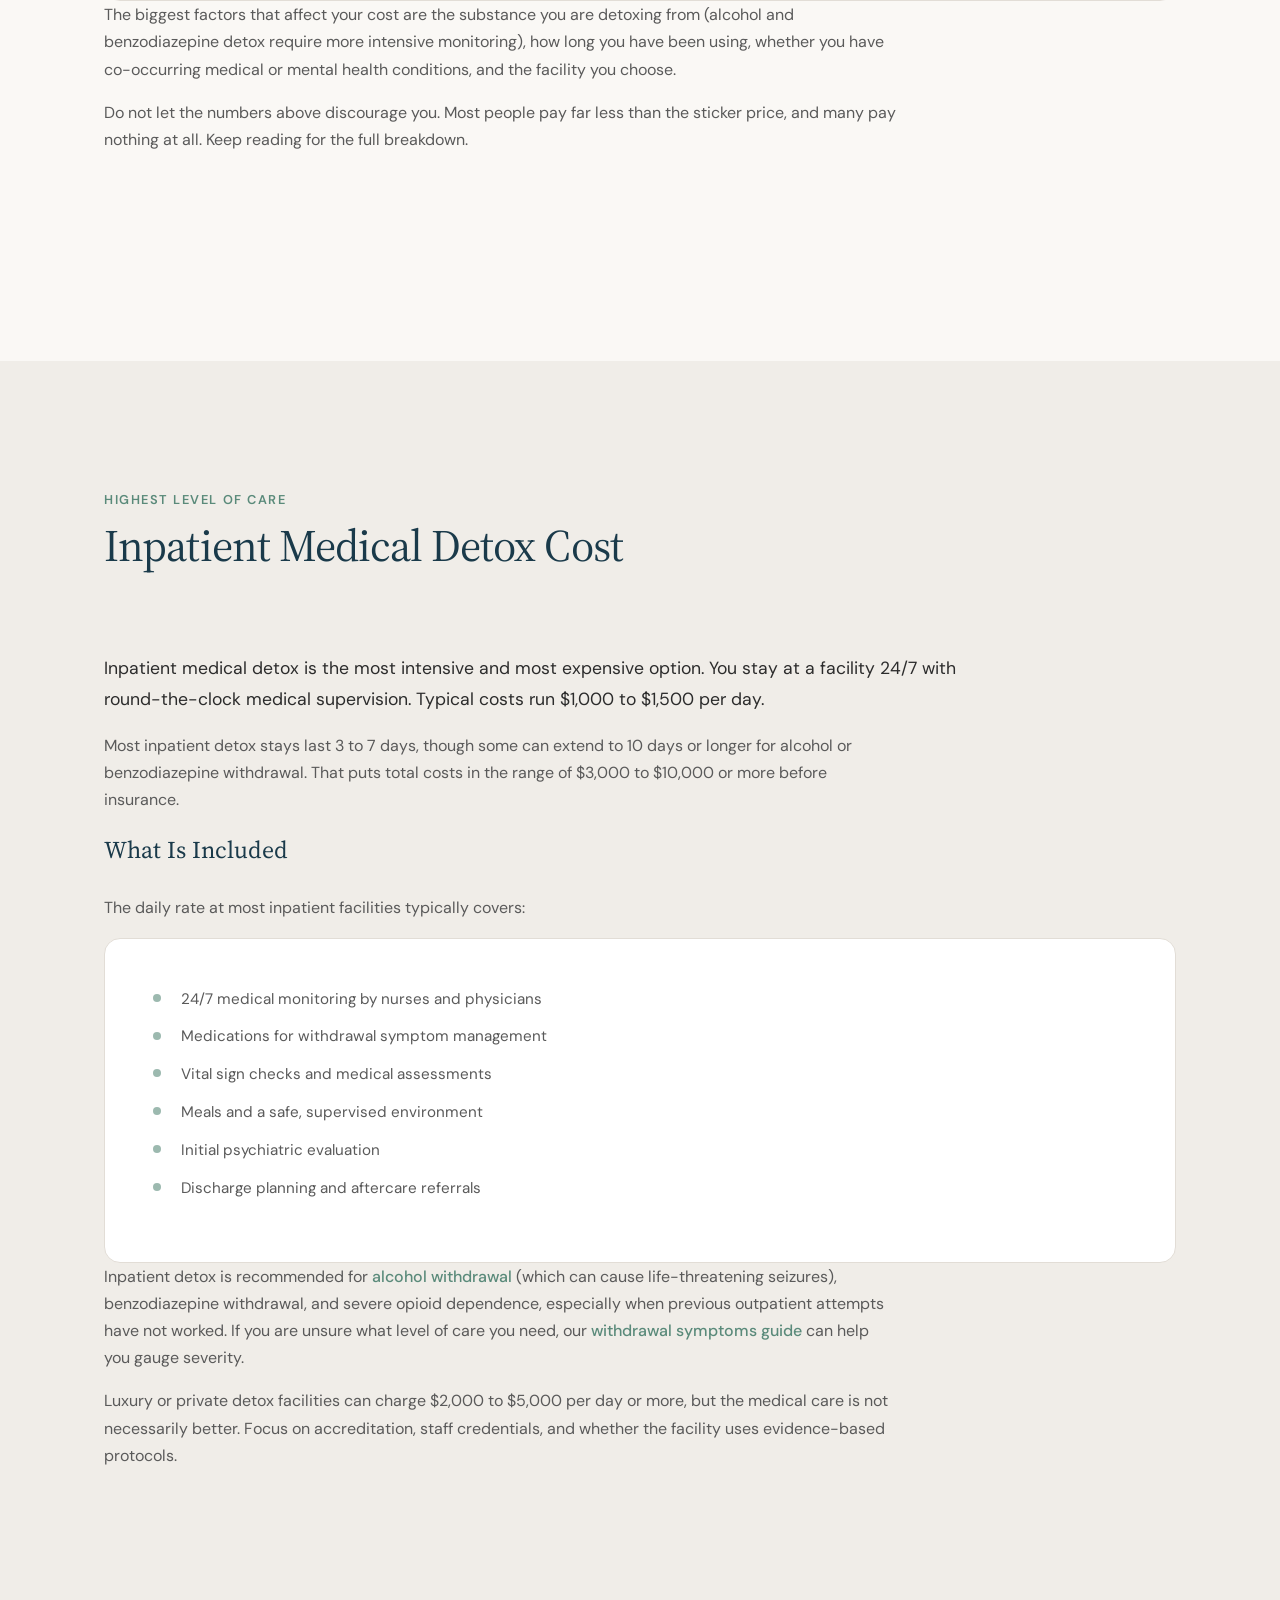
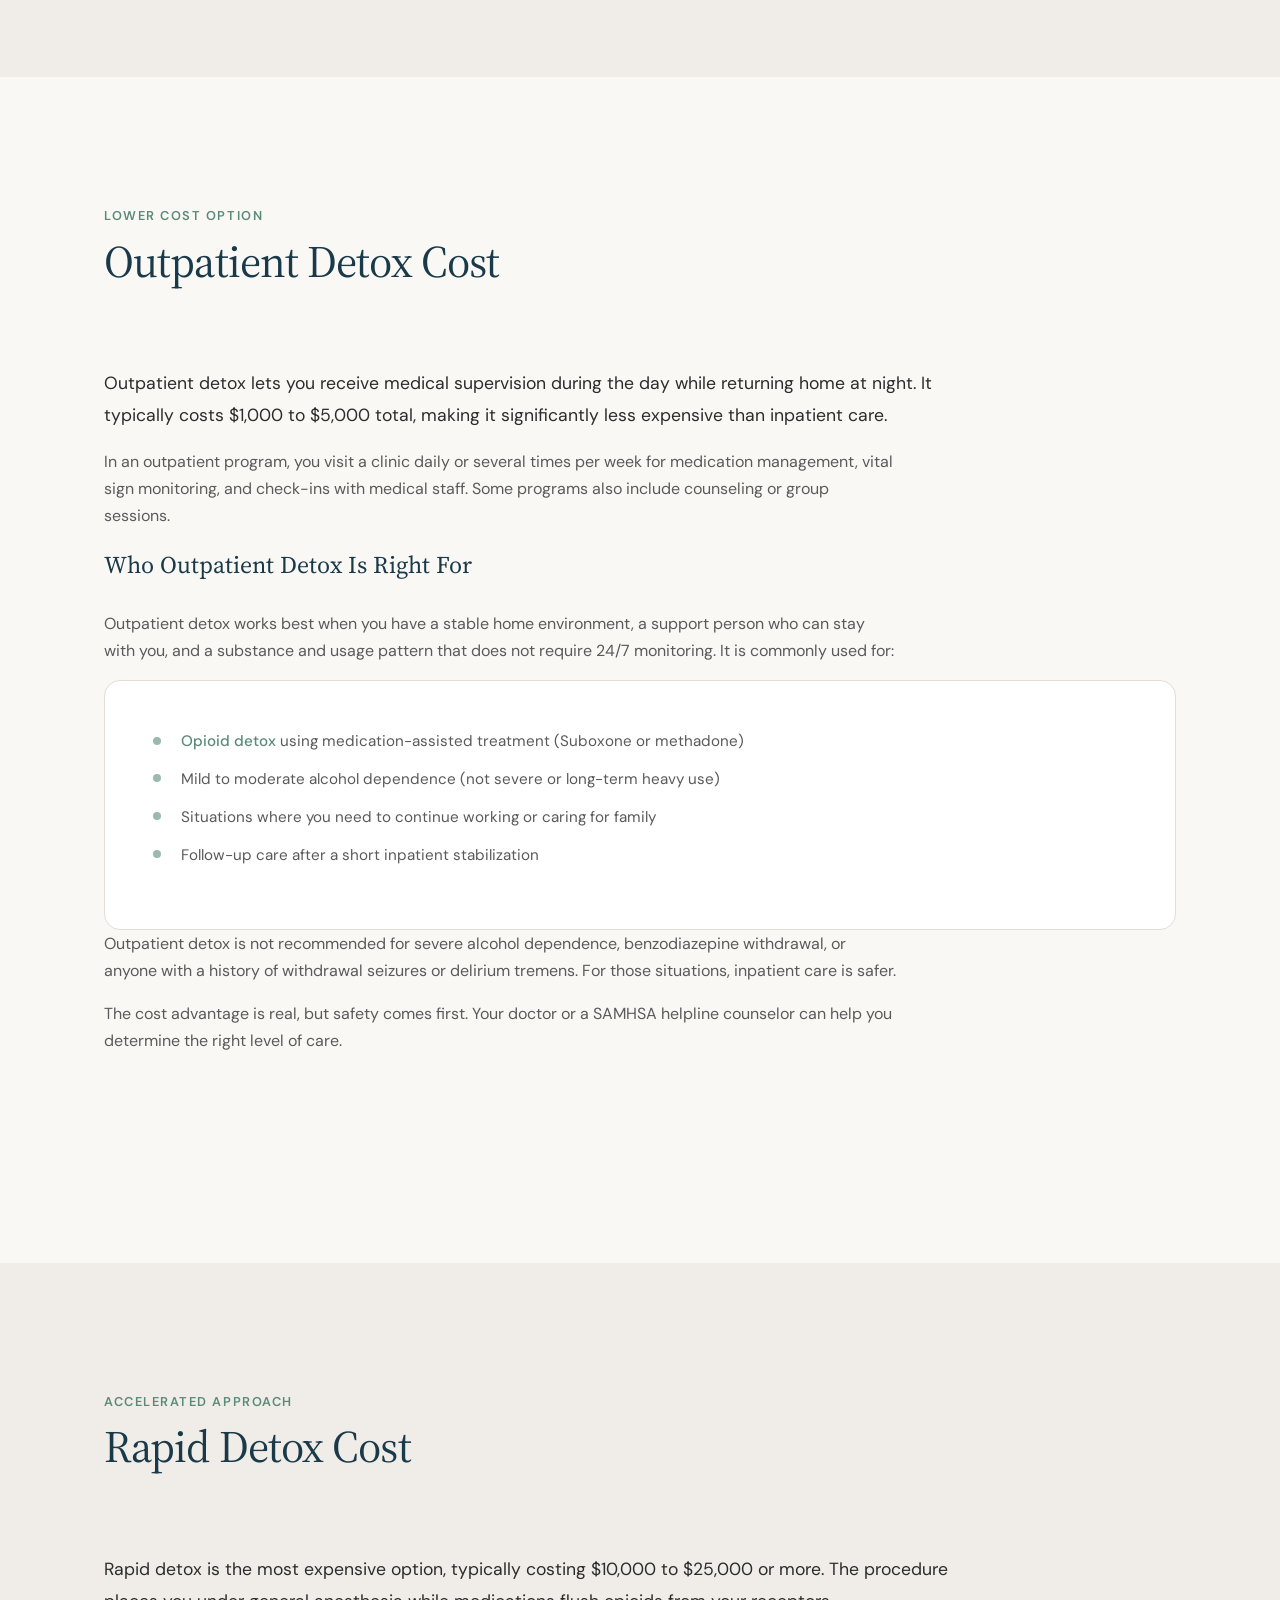
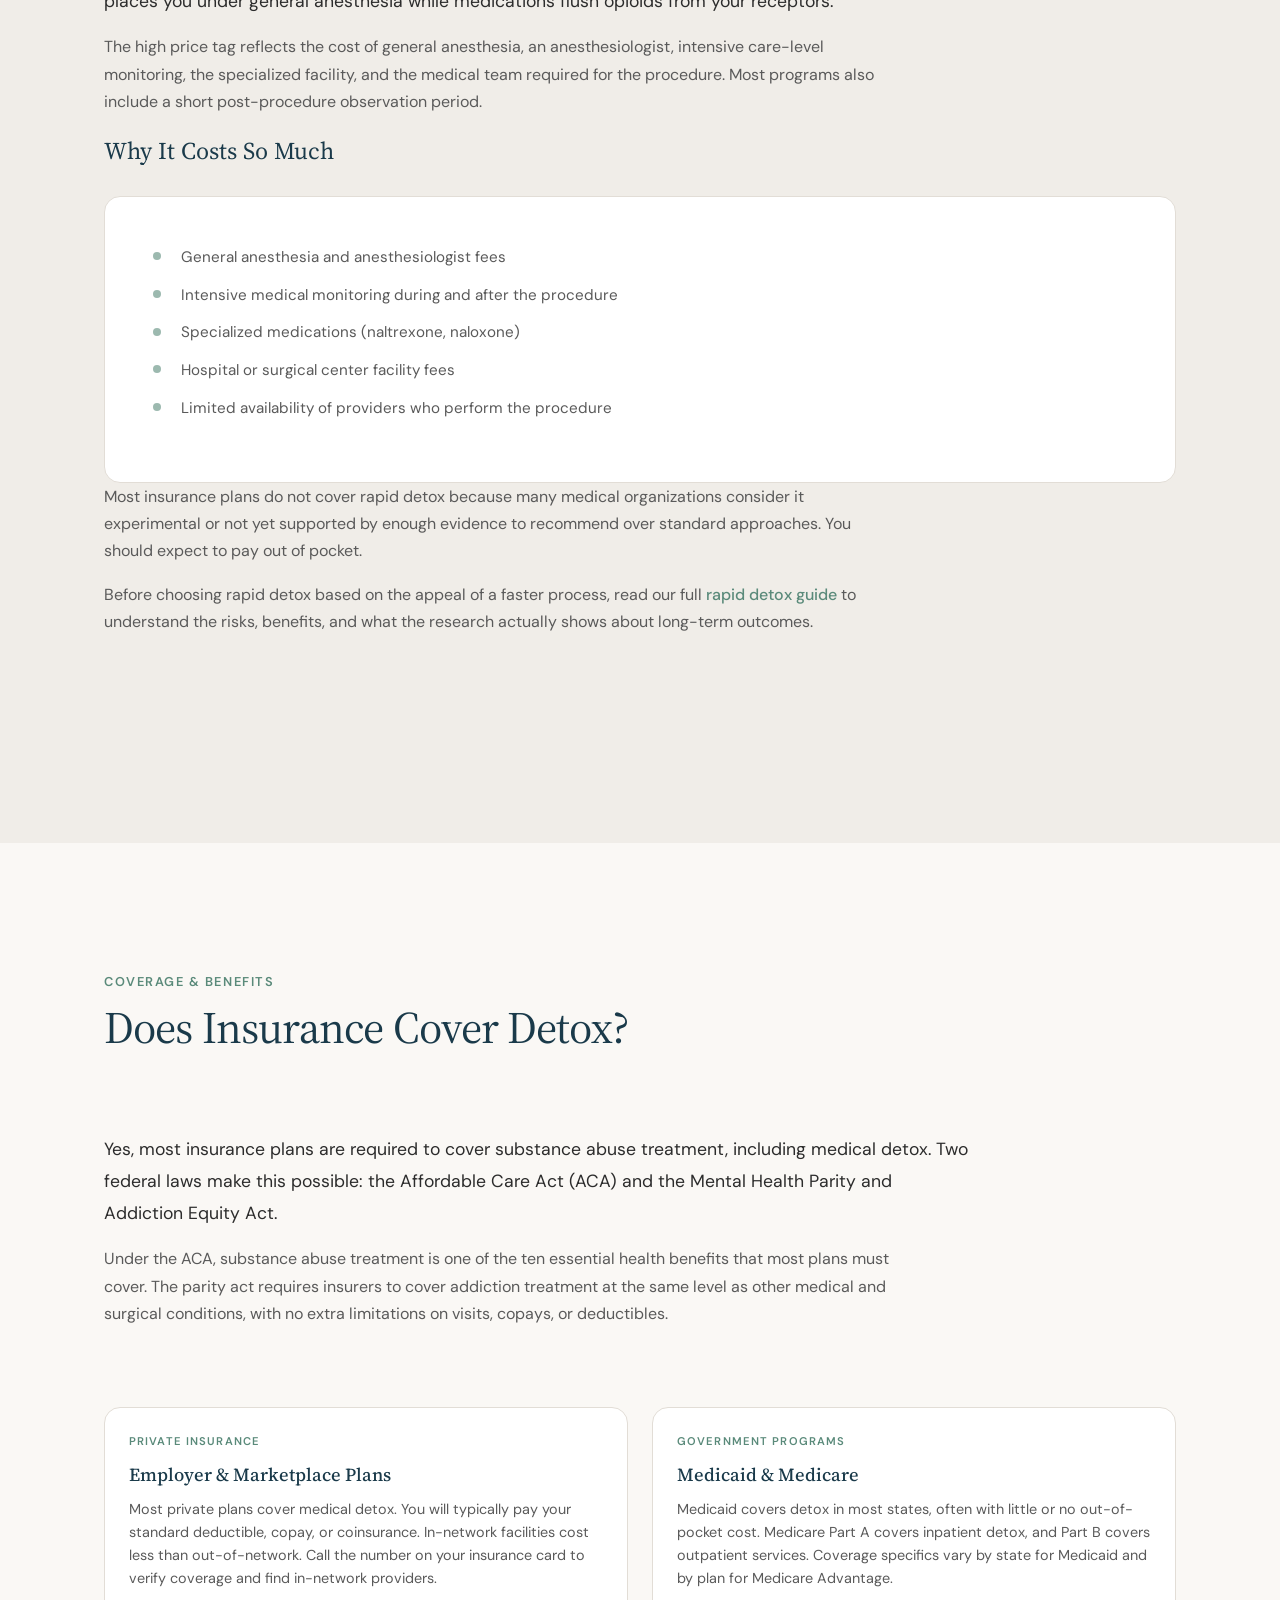
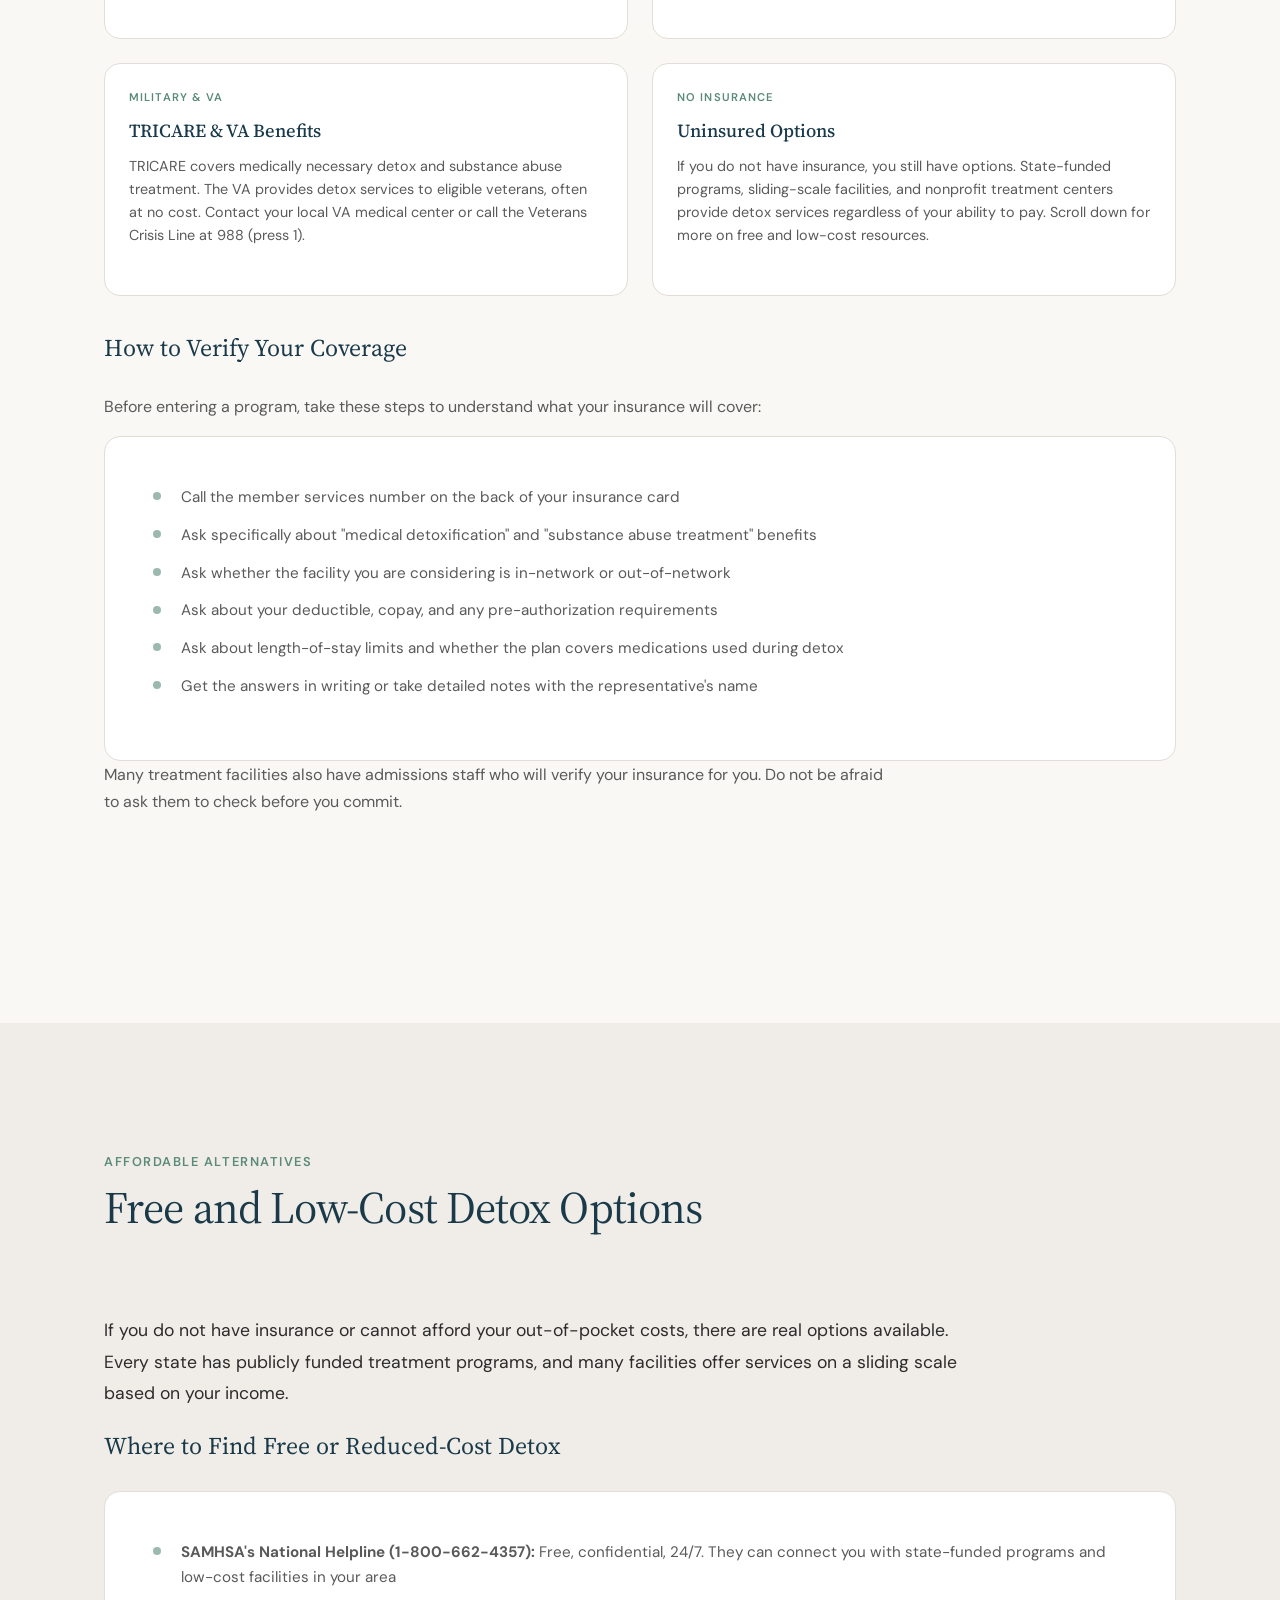
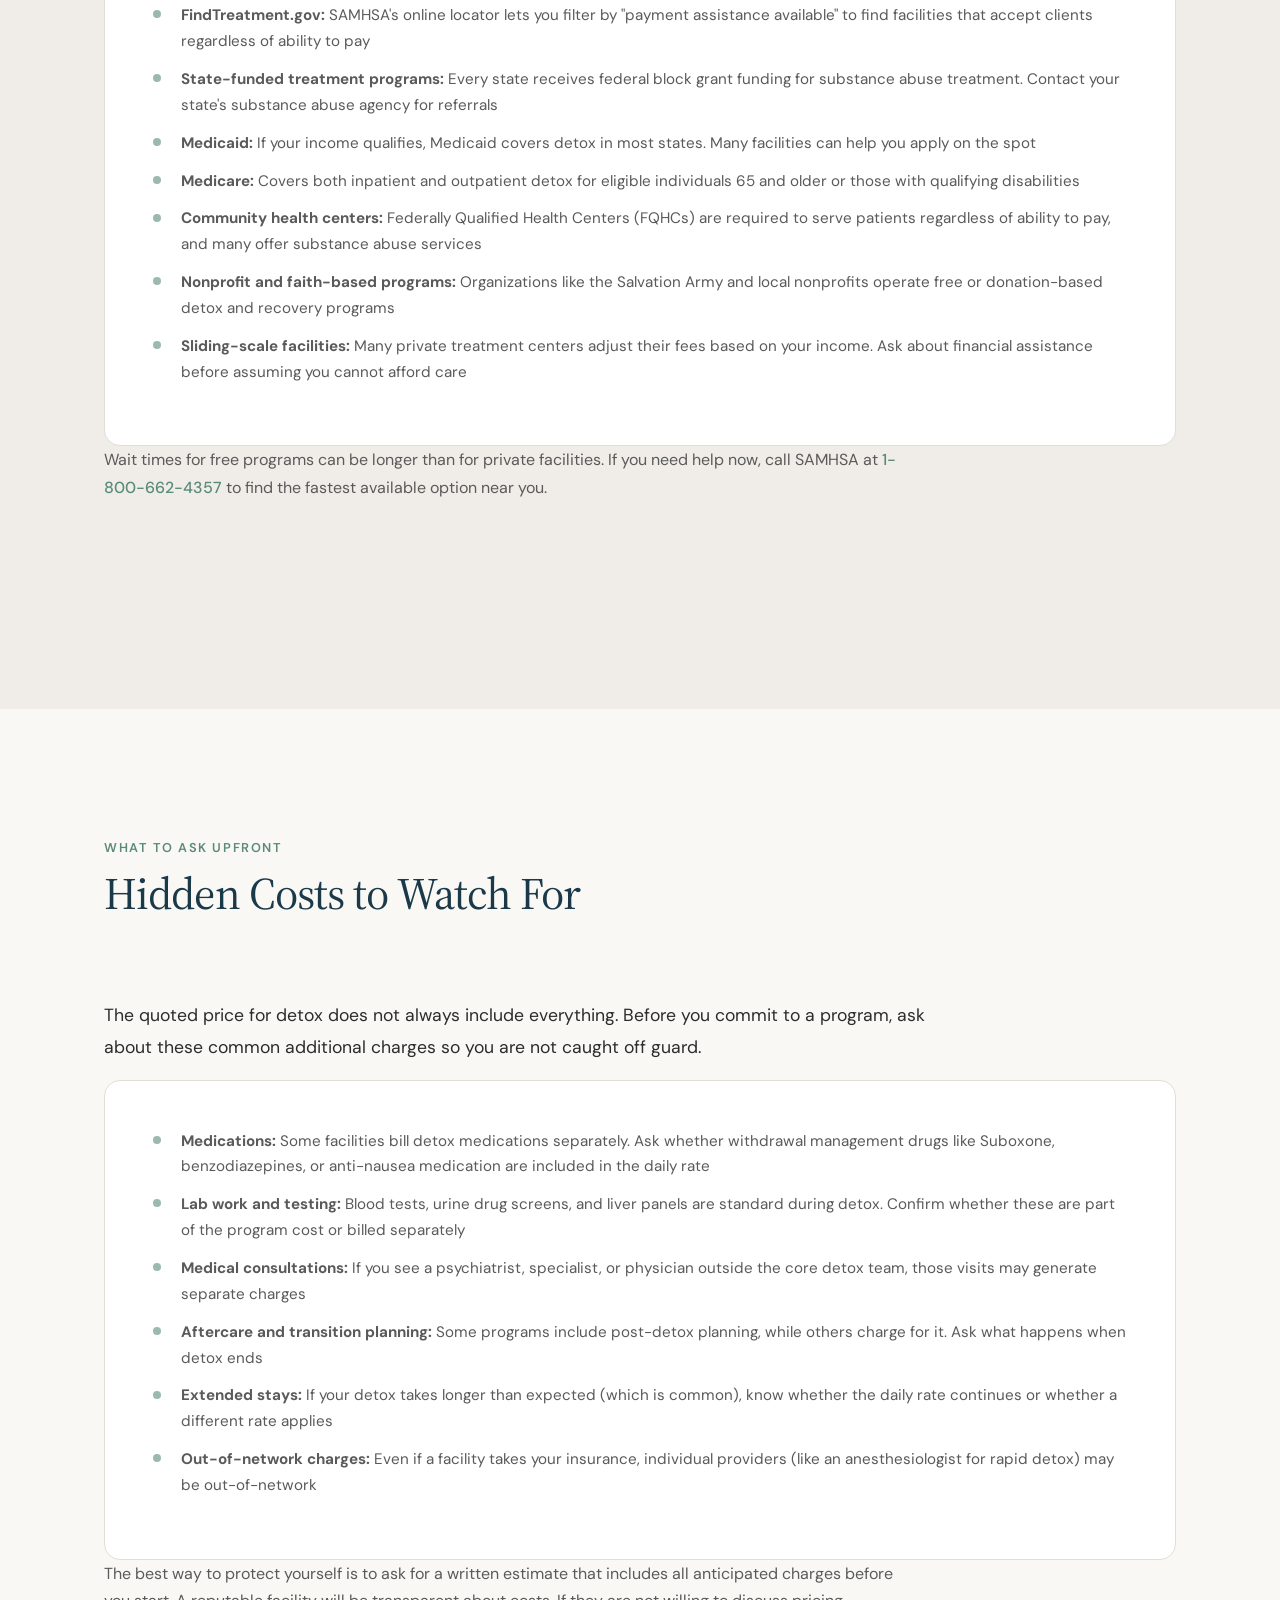
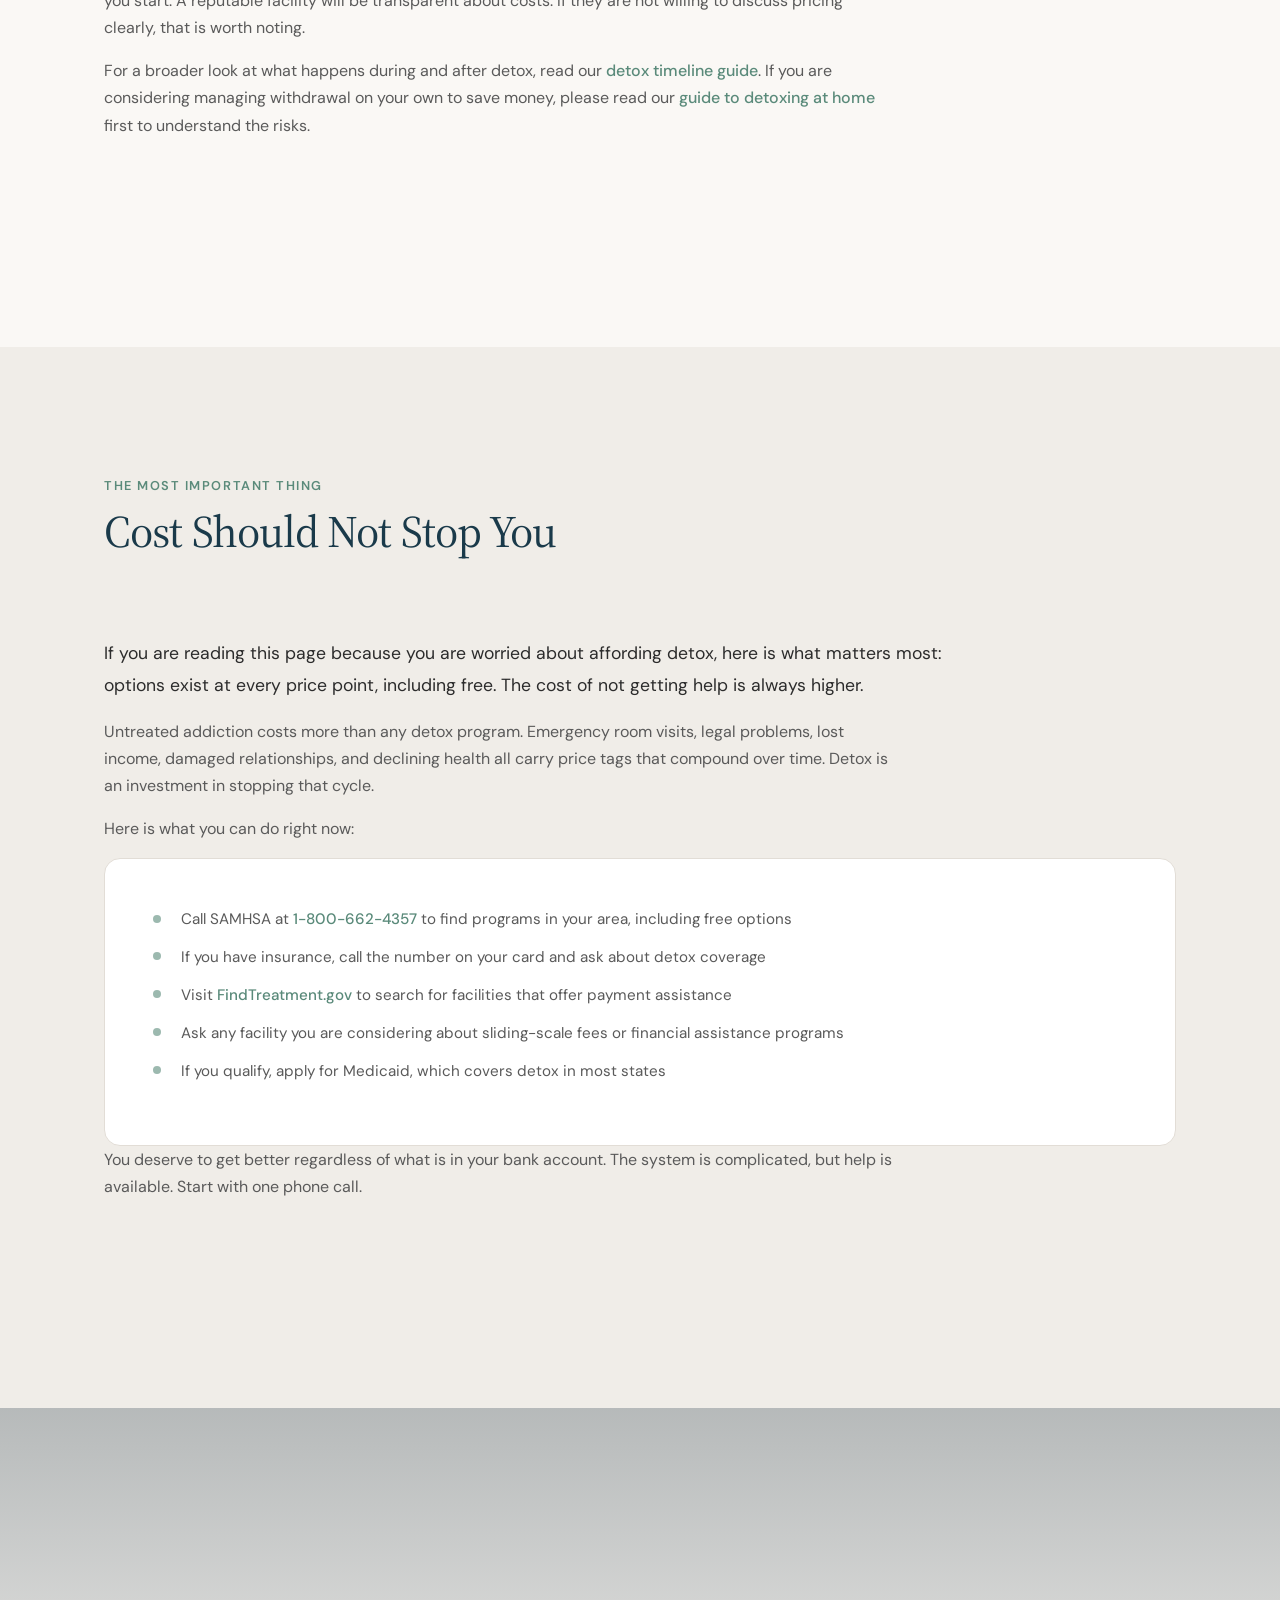
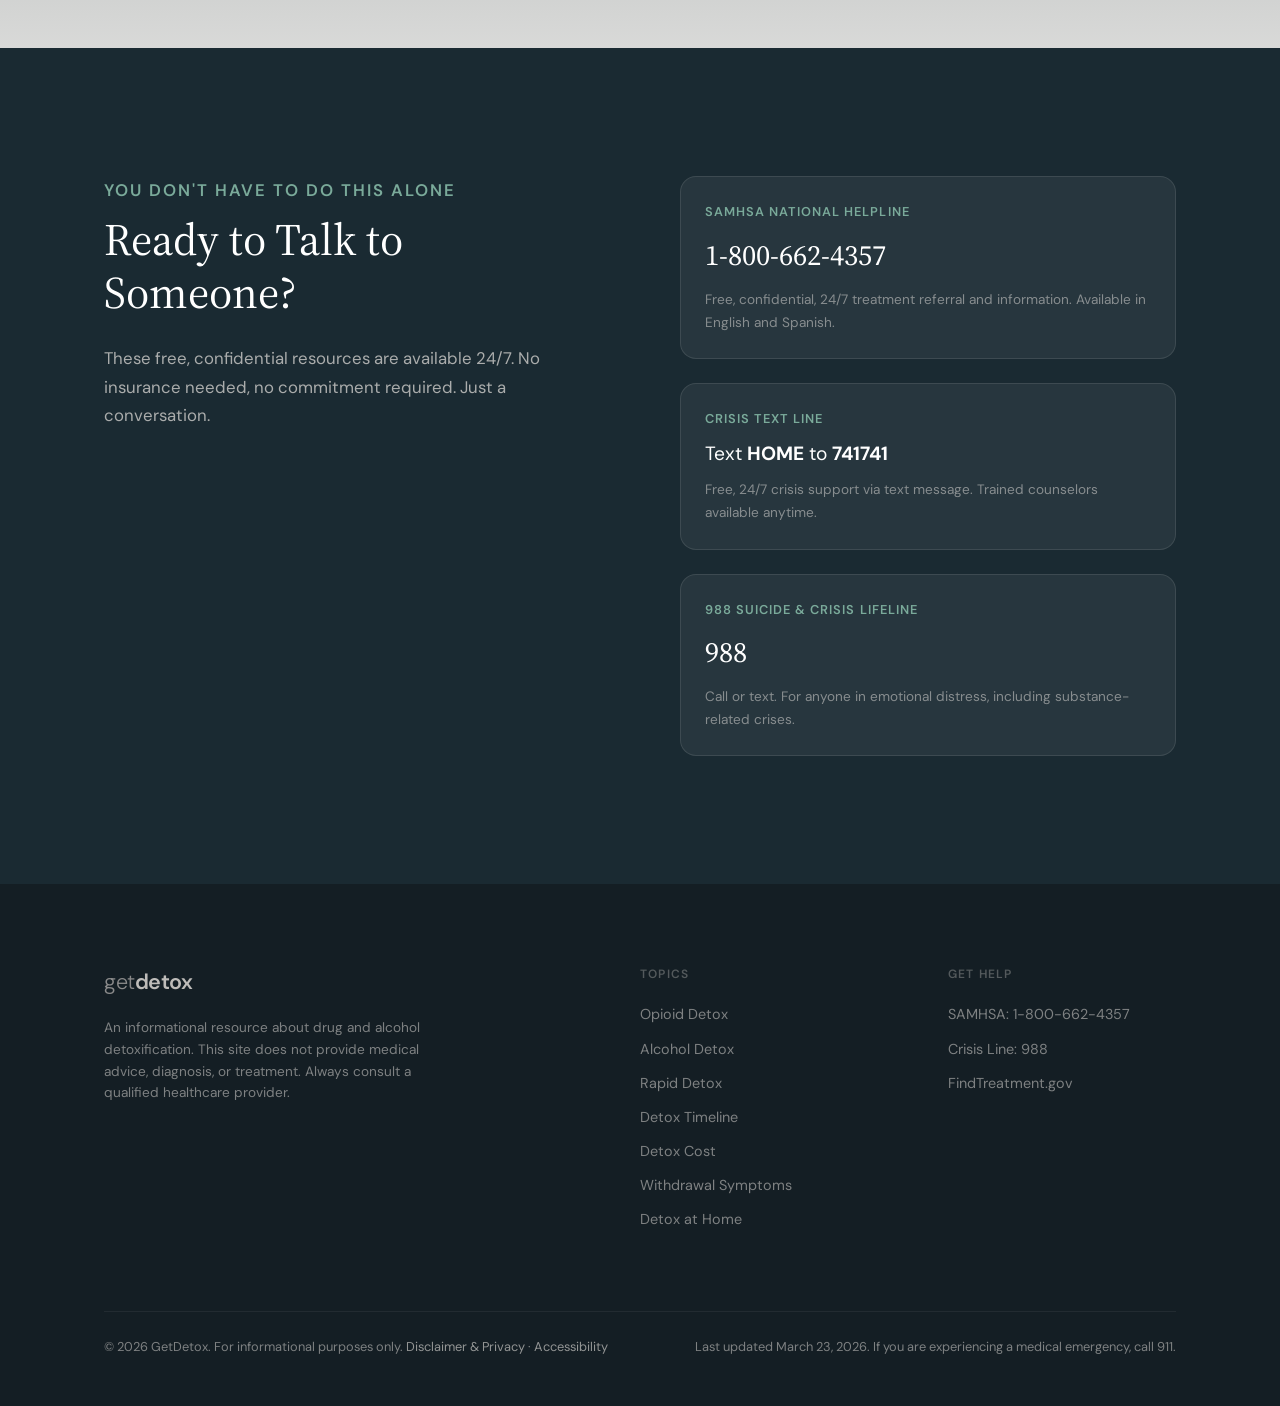
<file: GetDetox/Website/detox-cost/index.html>
<!DOCTYPE html>
<html lang="en">
<head>
  <meta charset="UTF-8">
  <meta name="viewport" content="width=device-width, initial-scale=1.0">

  <!-- Primary SEO -->
  <title>How Much Does Detox Cost? Insurance, Pricing & Free Options | GetDetox</title>
  <meta name="description" content="How much does detox cost? Inpatient, outpatient, and rapid detox pricing. Learn what insurance covers and find free or low-cost detox programs near you.">
  <meta name="keywords" content="how much does detox cost, detox cost, drug detox cost, alcohol detox cost, inpatient detox cost, outpatient detox cost, rapid detox cost, does insurance cover detox, free detox programs, detox without insurance">
  <link rel="canonical" href="https://getdetox.com/detox-cost/">
  <meta name="robots" content="index, follow, max-snippet:-1, max-image-preview:large">
  <meta name="author" content="GetDetox">
  <meta name="theme-color" content="#1a3a4a">

  <!-- Open Graph / Facebook -->
  <meta property="og:type" content="article">
  <meta property="og:url" content="https://getdetox.com/detox-cost/">
  <meta property="og:title" content="How Much Does Detox Cost? Insurance, Pricing & Free Options">
  <meta property="og:description" content="Realistic breakdown of detox costs. Inpatient, outpatient, and rapid detox pricing, insurance coverage, and free options for people without coverage.">
  <meta property="og:site_name" content="GetDetox">
  <meta property="og:locale" content="en_US">

  <!-- Twitter -->
  <meta name="twitter:card" content="summary_large_image">
  <meta name="twitter:title" content="How Much Does Detox Cost? Insurance, Pricing & Free Options | GetDetox">
  <meta name="twitter:description" content="Realistic breakdown of detox costs. Inpatient, outpatient, and rapid detox pricing, insurance coverage, and free options for people without coverage.">

  <!-- Structured Data: FAQPage -->
  <script type="application/ld+json">
  {
    "@context": "https://schema.org",
    "@type": "FAQPage",
    "mainEntity": [
      {
        "@type": "Question",
        "name": "How much does detox cost without insurance?",
        "acceptedAnswer": {
          "@type": "Answer",
          "text": "Without insurance, inpatient medical detox typically costs $1,000 to $1,500 per day, with most stays lasting 3 to 7 days. That puts the total between $3,000 and $10,000 or more. Outpatient detox is less expensive, usually ranging from $1,000 to $5,000 total. Free and sliding-scale options are available through state-funded programs and SAMHSA's helpline at 1-800-662-4357."
        }
      },
      {
        "@type": "Question",
        "name": "Does insurance cover detox?",
        "acceptedAnswer": {
          "@type": "Answer",
          "text": "Yes. Under the Affordable Care Act, most insurance plans are required to cover substance abuse treatment, including medical detox. The Mental Health Parity and Addiction Equity Act also requires that insurance companies cover addiction treatment at the same level as other medical conditions. Coverage details vary by plan, so call your insurer to verify your specific benefits."
        }
      },
      {
        "@type": "Question",
        "name": "How much does inpatient detox cost?",
        "acceptedAnswer": {
          "@type": "Answer",
          "text": "Inpatient medical detox typically costs between $1,000 and $1,500 per day. Most detox stays last 3 to 7 days, bringing the total to roughly $3,000 to $10,000 or more. This usually includes 24/7 medical monitoring, medications for withdrawal management, meals, and a supervised environment."
        }
      },
      {
        "@type": "Question",
        "name": "Are there free detox programs?",
        "acceptedAnswer": {
          "@type": "Answer",
          "text": "Yes. State-funded detox programs, community health centers, and nonprofit treatment facilities offer free or low-cost detox services. Medicaid covers detox in most states, and SAMHSA's helpline (1-800-662-4357) can connect you with free programs in your area. Some facilities also offer sliding-scale fees based on your income."
        }
      },
      {
        "@type": "Question",
        "name": "How much does rapid detox cost?",
        "acceptedAnswer": {
          "@type": "Answer",
          "text": "Rapid detox typically costs between $10,000 and $25,000 or more. The high price reflects the use of general anesthesia, intensive medical monitoring, and specialized medical staff. Most insurance plans do not cover rapid detox because it is considered experimental. It is primarily used for opioid dependence."
        }
      },
      {
        "@type": "Question",
        "name": "What is the cheapest way to detox safely?",
        "acceptedAnswer": {
          "@type": "Answer",
          "text": "The most affordable safe options include state-funded detox programs, Medicaid-covered facilities, outpatient detox with regular check-ins, and community health centers with sliding-scale fees. SAMHSA's helpline (1-800-662-4357) can help you find low-cost options in your area. For opioid dependence, medication-assisted treatment through an outpatient clinic is often the most cost-effective approach."
        }
      }
    ]
  }
  </script>

  <!-- Structured Data: BreadcrumbList -->
  <script type="application/ld+json">
  {
    "@context": "https://schema.org",
    "@type": "BreadcrumbList",
    "itemListElement": [
      {
        "@type": "ListItem",
        "position": 1,
        "name": "Home",
        "item": "https://getdetox.com/"
      },
      {
        "@type": "ListItem",
        "position": 2,
        "name": "Detox Cost",
        "item": "https://getdetox.com/detox-cost/"
      }
    ]
  }
  </script>

  <link rel="preconnect" href="https://fonts.googleapis.com">
  <link rel="preconnect" href="https://fonts.gstatic.com" crossorigin>
  <link href="https://fonts.googleapis.com/css2?family=DM+Sans:ital,opsz,wght@0,9..40,300..700;1,9..40,300..700&family=Source+Serif+4:ital,opsz,wght@0,8..60,300..700;1,8..60,300..700&display=swap" rel="stylesheet">
  <link rel="stylesheet" href="../styles.css">
</head>
<body>

  <!-- Navigation -->
  <nav class="nav" id="nav">
    <div class="nav-inner">
      <a href="/" class="nav-logo">get<span>detox</span></a>
      <button class="nav-toggle" id="navToggle" aria-label="Toggle menu">
        <span></span><span></span><span></span>
      </button>
      <div class="nav-links" id="navLinks">
        <a href="/">Home</a>
        <a href="/opioid-detox/">Opioid Detox</a>
        <a href="/alcohol-detox/">Alcohol Detox</a>
        <a href="/rapid-detox/">Rapid Detox</a>
        <a href="/detox-timeline/">Timeline</a>
        <a href="/detox-cost/">Cost</a>
        <a href="/withdrawal-symptoms/">Withdrawal</a>
        <a href="/detox-at-home/">Home Detox</a>
        <a href="#help" class="nav-cta">Get Help Now</a>
      </div>
    </div>
  </nav>

  <main>

  <!-- Page Header -->
  <section class="hero" id="hero" style="background-image: url('../images/nature-path.jpg'); background-size: cover; background-position: center; position: relative; overflow: hidden;">
    <div style="position: absolute; inset: 0; background: linear-gradient(160deg, rgba(20, 40, 52, 0.92) 0%, rgba(24, 56, 70, 0.88) 40%, rgba(30, 66, 66, 0.85) 100%);"></div>
    <div class="hero-overlay"></div>
    <div class="hero-content" style="position: relative; z-index: 1;">
      <p class="hero-tag">Practical Info</p>
      <h1>How Much Does Detox Cost? A Realistic Breakdown</h1>
      <p class="hero-sub">Detox costs range from free to $25,000 or more. Here is what you can actually expect to pay for inpatient, outpatient, and rapid detox, what insurance covers, and how to find affordable options.</p>
    </div>
    <div class="hero-scroll" style="position: relative; z-index: 1;">
      <span>Scroll to learn more</span>
      <div class="scroll-indicator"></div>
    </div>
  </section>

  <!-- The Short Answer -->
  <section class="section" id="short-answer">
    <div class="container">
      <div class="section-header">
        <p class="section-tag">The Big Picture</p>
        <h2>The Short Answer</h2>
      </div>
      <div class="content-block">
        <p class="lead">Detox can cost anywhere from nothing to $25,000 or more. The price depends on the type of program, the substance involved, how long you need medical supervision, and whether you have insurance.</p>
        <p>Here is a quick overview of what different detox options typically cost:</p>
        <div class="info-card">
          <ul class="check-list">
            <li><strong>Inpatient medical detox:</strong> $1,000 to $1,500 per day, typically 3 to 7 days ($3,000 to $10,000+ total)</li>
            <li><strong>Outpatient detox:</strong> $1,000 to $5,000 total, depending on length and services</li>
            <li><strong>Rapid detox (under anesthesia):</strong> $10,000 to $25,000+</li>
            <li><strong>State-funded or free programs:</strong> $0, though wait times may apply</li>
            <li><strong>With insurance:</strong> Often just your copay or deductible</li>
          </ul>
        </div>
        <p>The biggest factors that affect your cost are the substance you are detoxing from (alcohol and benzodiazepine detox require more intensive monitoring), how long you have been using, whether you have co-occurring medical or mental health conditions, and the facility you choose.</p>
        <p>Do not let the numbers above discourage you. Most people pay far less than the sticker price, and many pay nothing at all. Keep reading for the full breakdown.</p>
      </div>
    </div>
  </section>

  <!-- Inpatient Medical Detox Cost -->
  <section class="section section-alt" id="inpatient">
    <div class="container">
      <div class="section-header">
        <p class="section-tag">Highest Level of Care</p>
        <h2>Inpatient Medical Detox Cost</h2>
      </div>
      <div class="content-block">
        <p class="lead">Inpatient medical detox is the most intensive and most expensive option. You stay at a facility 24/7 with round-the-clock medical supervision. Typical costs run $1,000 to $1,500 per day.</p>
        <p>Most inpatient detox stays last 3 to 7 days, though some can extend to 10 days or longer for alcohol or benzodiazepine withdrawal. That puts total costs in the range of $3,000 to $10,000 or more before insurance.</p>
        <h3>What Is Included</h3>
        <p>The daily rate at most inpatient facilities typically covers:</p>
        <div class="info-card">
          <ul class="check-list">
            <li>24/7 medical monitoring by nurses and physicians</li>
            <li>Medications for withdrawal symptom management</li>
            <li>Vital sign checks and medical assessments</li>
            <li>Meals and a safe, supervised environment</li>
            <li>Initial psychiatric evaluation</li>
            <li>Discharge planning and aftercare referrals</li>
          </ul>
        </div>
        <p>Inpatient detox is recommended for <a href="/alcohol-detox/" style="color: var(--color-accent); font-weight: 500;">alcohol withdrawal</a> (which can cause life-threatening seizures), benzodiazepine withdrawal, and severe opioid dependence, especially when previous outpatient attempts have not worked. If you are unsure what level of care you need, our <a href="/withdrawal-symptoms/" style="color: var(--color-accent); font-weight: 500;">withdrawal symptoms guide</a> can help you gauge severity.</p>
        <p>Luxury or private detox facilities can charge $2,000 to $5,000 per day or more, but the medical care is not necessarily better. Focus on accreditation, staff credentials, and whether the facility uses evidence-based protocols.</p>
      </div>
    </div>
  </section>

  <!-- Outpatient Detox Cost -->
  <section class="section" id="outpatient">
    <div class="container">
      <div class="section-header">
        <p class="section-tag">Lower Cost Option</p>
        <h2>Outpatient Detox Cost</h2>
      </div>
      <div class="content-block">
        <p class="lead">Outpatient detox lets you receive medical supervision during the day while returning home at night. It typically costs $1,000 to $5,000 total, making it significantly less expensive than inpatient care.</p>
        <p>In an outpatient program, you visit a clinic daily or several times per week for medication management, vital sign monitoring, and check-ins with medical staff. Some programs also include counseling or group sessions.</p>
        <h3>Who Outpatient Detox Is Right For</h3>
        <p>Outpatient detox works best when you have a stable home environment, a support person who can stay with you, and a substance and usage pattern that does not require 24/7 monitoring. It is commonly used for:</p>
        <div class="info-card">
          <ul class="check-list">
            <li><a href="/opioid-detox/" style="color: var(--color-accent); font-weight: 500;">Opioid detox</a> using medication-assisted treatment (Suboxone or methadone)</li>
            <li>Mild to moderate alcohol dependence (not severe or long-term heavy use)</li>
            <li>Situations where you need to continue working or caring for family</li>
            <li>Follow-up care after a short inpatient stabilization</li>
          </ul>
        </div>
        <p>Outpatient detox is not recommended for severe alcohol dependence, benzodiazepine withdrawal, or anyone with a history of withdrawal seizures or delirium tremens. For those situations, inpatient care is safer.</p>
        <p>The cost advantage is real, but safety comes first. Your doctor or a SAMHSA helpline counselor can help you determine the right level of care.</p>
      </div>
    </div>
  </section>

  <!-- Rapid Detox Cost -->
  <section class="section section-alt" id="rapid-detox">
    <div class="container">
      <div class="section-header">
        <p class="section-tag">Accelerated Approach</p>
        <h2>Rapid Detox Cost</h2>
      </div>
      <div class="content-block">
        <p class="lead">Rapid detox is the most expensive option, typically costing $10,000 to $25,000 or more. The procedure places you under general anesthesia while medications flush opioids from your receptors.</p>
        <p>The high price tag reflects the cost of general anesthesia, an anesthesiologist, intensive care-level monitoring, the specialized facility, and the medical team required for the procedure. Most programs also include a short post-procedure observation period.</p>
        <h3>Why It Costs So Much</h3>
        <div class="info-card">
          <ul class="check-list">
            <li>General anesthesia and anesthesiologist fees</li>
            <li>Intensive medical monitoring during and after the procedure</li>
            <li>Specialized medications (naltrexone, naloxone)</li>
            <li>Hospital or surgical center facility fees</li>
            <li>Limited availability of providers who perform the procedure</li>
          </ul>
        </div>
        <p>Most insurance plans do not cover rapid detox because many medical organizations consider it experimental or not yet supported by enough evidence to recommend over standard approaches. You should expect to pay out of pocket.</p>
        <p>Before choosing rapid detox based on the appeal of a faster process, read our full <a href="/rapid-detox/" style="color: var(--color-accent); font-weight: 500;">rapid detox guide</a> to understand the risks, benefits, and what the research actually shows about long-term outcomes.</p>
      </div>
    </div>
  </section>

  <!-- Does Insurance Cover Detox? -->
  <section class="section" id="insurance">
    <div class="container">
      <div class="section-header">
        <p class="section-tag">Coverage &amp; Benefits</p>
        <h2>Does Insurance Cover Detox?</h2>
      </div>
      <div class="content-block">
        <p class="lead">Yes, most insurance plans are required to cover substance abuse treatment, including medical detox. Two federal laws make this possible: the Affordable Care Act (ACA) and the Mental Health Parity and Addiction Equity Act.</p>
        <p>Under the ACA, substance abuse treatment is one of the ten essential health benefits that most plans must cover. The parity act requires insurers to cover addiction treatment at the same level as other medical and surgical conditions, with no extra limitations on visits, copays, or deductibles.</p>
      </div>
      <div class="card-grid">
        <div class="card">
          <div class="card-label">Private Insurance</div>
          <h4>Employer &amp; Marketplace Plans</h4>
          <p>Most private plans cover medical detox. You will typically pay your standard deductible, copay, or coinsurance. In-network facilities cost less than out-of-network. Call the number on your insurance card to verify coverage and find in-network providers.</p>
        </div>
        <div class="card">
          <div class="card-label">Government Programs</div>
          <h4>Medicaid &amp; Medicare</h4>
          <p>Medicaid covers detox in most states, often with little or no out-of-pocket cost. Medicare Part A covers inpatient detox, and Part B covers outpatient services. Coverage specifics vary by state for Medicaid and by plan for Medicare Advantage.</p>
        </div>
        <div class="card">
          <div class="card-label">Military &amp; VA</div>
          <h4>TRICARE &amp; VA Benefits</h4>
          <p>TRICARE covers medically necessary detox and substance abuse treatment. The VA provides detox services to eligible veterans, often at no cost. Contact your local VA medical center or call the Veterans Crisis Line at 988 (press 1).</p>
        </div>
        <div class="card">
          <div class="card-label">No Insurance</div>
          <h4>Uninsured Options</h4>
          <p>If you do not have insurance, you still have options. State-funded programs, sliding-scale facilities, and nonprofit treatment centers provide detox services regardless of your ability to pay. Scroll down for more on free and low-cost resources.</p>
        </div>
      </div>
      <div class="content-block" style="margin-top: 2rem;">
        <h3>How to Verify Your Coverage</h3>
        <p>Before entering a program, take these steps to understand what your insurance will cover:</p>
        <div class="info-card">
          <ul class="check-list">
            <li>Call the member services number on the back of your insurance card</li>
            <li>Ask specifically about "medical detoxification" and "substance abuse treatment" benefits</li>
            <li>Ask whether the facility you are considering is in-network or out-of-network</li>
            <li>Ask about your deductible, copay, and any pre-authorization requirements</li>
            <li>Ask about length-of-stay limits and whether the plan covers medications used during detox</li>
            <li>Get the answers in writing or take detailed notes with the representative's name</li>
          </ul>
        </div>
        <p>Many treatment facilities also have admissions staff who will verify your insurance for you. Do not be afraid to ask them to check before you commit.</p>
      </div>
    </div>
  </section>

  <!-- Free and Low-Cost Detox Options -->
  <section class="section section-alt" id="free-options">
    <div class="container">
      <div class="section-header">
        <p class="section-tag">Affordable Alternatives</p>
        <h2>Free and Low-Cost Detox Options</h2>
      </div>
      <div class="content-block">
        <p class="lead">If you do not have insurance or cannot afford your out-of-pocket costs, there are real options available. Every state has publicly funded treatment programs, and many facilities offer services on a sliding scale based on your income.</p>
        <h3>Where to Find Free or Reduced-Cost Detox</h3>
        <div class="info-card">
          <ul class="check-list">
            <li><strong>SAMHSA's National Helpline (1-800-662-4357):</strong> Free, confidential, 24/7. They can connect you with state-funded programs and low-cost facilities in your area</li>
            <li><strong>FindTreatment.gov:</strong> SAMHSA's online locator lets you filter by "payment assistance available" to find facilities that accept clients regardless of ability to pay</li>
            <li><strong>State-funded treatment programs:</strong> Every state receives federal block grant funding for substance abuse treatment. Contact your state's substance abuse agency for referrals</li>
            <li><strong>Medicaid:</strong> If your income qualifies, Medicaid covers detox in most states. Many facilities can help you apply on the spot</li>
            <li><strong>Medicare:</strong> Covers both inpatient and outpatient detox for eligible individuals 65 and older or those with qualifying disabilities</li>
            <li><strong>Community health centers:</strong> Federally Qualified Health Centers (FQHCs) are required to serve patients regardless of ability to pay, and many offer substance abuse services</li>
            <li><strong>Nonprofit and faith-based programs:</strong> Organizations like the Salvation Army and local nonprofits operate free or donation-based detox and recovery programs</li>
            <li><strong>Sliding-scale facilities:</strong> Many private treatment centers adjust their fees based on your income. Ask about financial assistance before assuming you cannot afford care</li>
          </ul>
        </div>
        <p>Wait times for free programs can be longer than for private facilities. If you need help now, call SAMHSA at <a href="tel:18006624357" style="color: var(--color-accent); font-weight: 500;">1-800-662-4357</a> to find the fastest available option near you.</p>
      </div>
    </div>
  </section>

  <!-- Hidden Costs to Watch For -->
  <section class="section" id="hidden-costs">
    <div class="container">
      <div class="section-header">
        <p class="section-tag">What to Ask Upfront</p>
        <h2>Hidden Costs to Watch For</h2>
      </div>
      <div class="content-block">
        <p class="lead">The quoted price for detox does not always include everything. Before you commit to a program, ask about these common additional charges so you are not caught off guard.</p>
        <div class="info-card">
          <ul class="check-list">
            <li><strong>Medications:</strong> Some facilities bill detox medications separately. Ask whether withdrawal management drugs like Suboxone, benzodiazepines, or anti-nausea medication are included in the daily rate</li>
            <li><strong>Lab work and testing:</strong> Blood tests, urine drug screens, and liver panels are standard during detox. Confirm whether these are part of the program cost or billed separately</li>
            <li><strong>Medical consultations:</strong> If you see a psychiatrist, specialist, or physician outside the core detox team, those visits may generate separate charges</li>
            <li><strong>Aftercare and transition planning:</strong> Some programs include post-detox planning, while others charge for it. Ask what happens when detox ends</li>
            <li><strong>Extended stays:</strong> If your detox takes longer than expected (which is common), know whether the daily rate continues or whether a different rate applies</li>
            <li><strong>Out-of-network charges:</strong> Even if a facility takes your insurance, individual providers (like an anesthesiologist for rapid detox) may be out-of-network</li>
          </ul>
        </div>
        <p>The best way to protect yourself is to ask for a written estimate that includes all anticipated charges before you start. A reputable facility will be transparent about costs. If they are not willing to discuss pricing clearly, that is worth noting.</p>
        <p>For a broader look at what happens during and after detox, read our <a href="/detox-timeline/" style="color: var(--color-accent); font-weight: 500;">detox timeline guide</a>. If you are considering managing withdrawal on your own to save money, please read our <a href="/detox-at-home/" style="color: var(--color-accent); font-weight: 500;">guide to detoxing at home</a> first to understand the risks.</p>
      </div>
    </div>
  </section>

  <!-- Cost Should Not Stop You -->
  <section class="section section-alt" id="cost-not-barrier">
    <div class="container">
      <div class="section-header">
        <p class="section-tag">The Most Important Thing</p>
        <h2>Cost Should Not Stop You</h2>
      </div>
      <div class="content-block">
        <p class="lead">If you are reading this page because you are worried about affording detox, here is what matters most: options exist at every price point, including free. The cost of not getting help is always higher.</p>
        <p>Untreated addiction costs more than any detox program. Emergency room visits, legal problems, lost income, damaged relationships, and declining health all carry price tags that compound over time. Detox is an investment in stopping that cycle.</p>
        <p>Here is what you can do right now:</p>
        <div class="info-card">
          <ul class="check-list">
            <li>Call SAMHSA at <a href="tel:18006624357" style="color: var(--color-accent); font-weight: 500;">1-800-662-4357</a> to find programs in your area, including free options</li>
            <li>If you have insurance, call the number on your card and ask about detox coverage</li>
            <li>Visit <a href="https://findtreatment.gov" target="_blank" rel="noopener" style="color: var(--color-accent); font-weight: 500;">FindTreatment.gov</a> to search for facilities that offer payment assistance</li>
            <li>Ask any facility you are considering about sliding-scale fees or financial assistance programs</li>
            <li>If you qualify, apply for Medicaid, which covers detox in most states</li>
          </ul>
        </div>
        <p>You deserve to get better regardless of what is in your bank account. The system is complicated, but help is available. Start with one phone call.</p>
      </div>
    </div>
  </section>

  <!-- Visual Break -->
  <div class="image-break image-break-sm" style="background-image: url('../images/support.jpg');"></div>

  <!-- Get Help -->
  <section class="section section-dark" id="help">
    <div class="container">
      <div class="help-grid">
        <div class="help-content">
          <p class="section-tag">You Don't Have to Do This Alone</p>
          <h2>Ready to Talk to Someone?</h2>
          <p>These free, confidential resources are available 24/7. No insurance needed, no commitment required. Just a conversation.</p>
        </div>
        <div class="help-cards">
          <div class="help-card">
            <h3>SAMHSA National Helpline</h3>
            <a href="tel:18006624357" class="help-phone">1-800-662-4357</a>
            <p>Free, confidential, 24/7 treatment referral and information. Available in English and Spanish.</p>
          </div>
          <div class="help-card">
            <h3>Crisis Text Line</h3>
            <p class="help-action">Text <strong>HOME</strong> to <strong>741741</strong></p>
            <p>Free, 24/7 crisis support via text message. Trained counselors available anytime.</p>
          </div>
          <div class="help-card">
            <h3>988 Suicide &amp; Crisis Lifeline</h3>
            <a href="tel:988" class="help-phone">988</a>
            <p>Call or text. For anyone in emotional distress, including substance-related crises.</p>
          </div>
        </div>
      </div>
    </div>
  </section>

  </main>

  <!-- Footer -->
  <footer class="footer">
    <div class="container">
      <div class="footer-inner">
        <div class="footer-brand">
          <a href="/" class="nav-logo">get<span>detox</span></a>
          <p>An informational resource about drug and alcohol detoxification. This site does not provide medical advice, diagnosis, or treatment. Always consult a qualified healthcare provider.</p>
        </div>
        <div class="footer-links">
          <h4>Topics</h4>
          <a href="/opioid-detox/">Opioid Detox</a>
          <a href="/alcohol-detox/">Alcohol Detox</a>
          <a href="/rapid-detox/">Rapid Detox</a>
          <a href="/detox-timeline/">Detox Timeline</a>
          <a href="/detox-cost/">Detox Cost</a>
          <a href="/withdrawal-symptoms/">Withdrawal Symptoms</a>
          <a href="/detox-at-home/">Detox at Home</a>
        </div>
        <div class="footer-links">
          <h4>Get Help</h4>
          <a href="tel:18006624357">SAMHSA: 1-800-662-4357</a>
          <a href="tel:988">Crisis Line: 988</a>
          <a href="https://findtreatment.gov" target="_blank" rel="noopener">FindTreatment.gov</a>
        </div>
      </div>
      <div class="footer-bottom">
        <p>&copy; 2026 GetDetox. For informational purposes only. <a href="/legal/" style="color: rgba(232, 228, 223, 0.6);">Disclaimer &amp; Privacy</a> &middot; <a href="/legal/#s12" style="color: rgba(232, 228, 223, 0.6);">Accessibility</a></p>
        <p>Last updated March 23, 2026. If you are experiencing a medical emergency, call 911.</p>
      </div>
    </div>
  </footer>

  <script src="../script.js"></script>
</body>
</html>
</file>
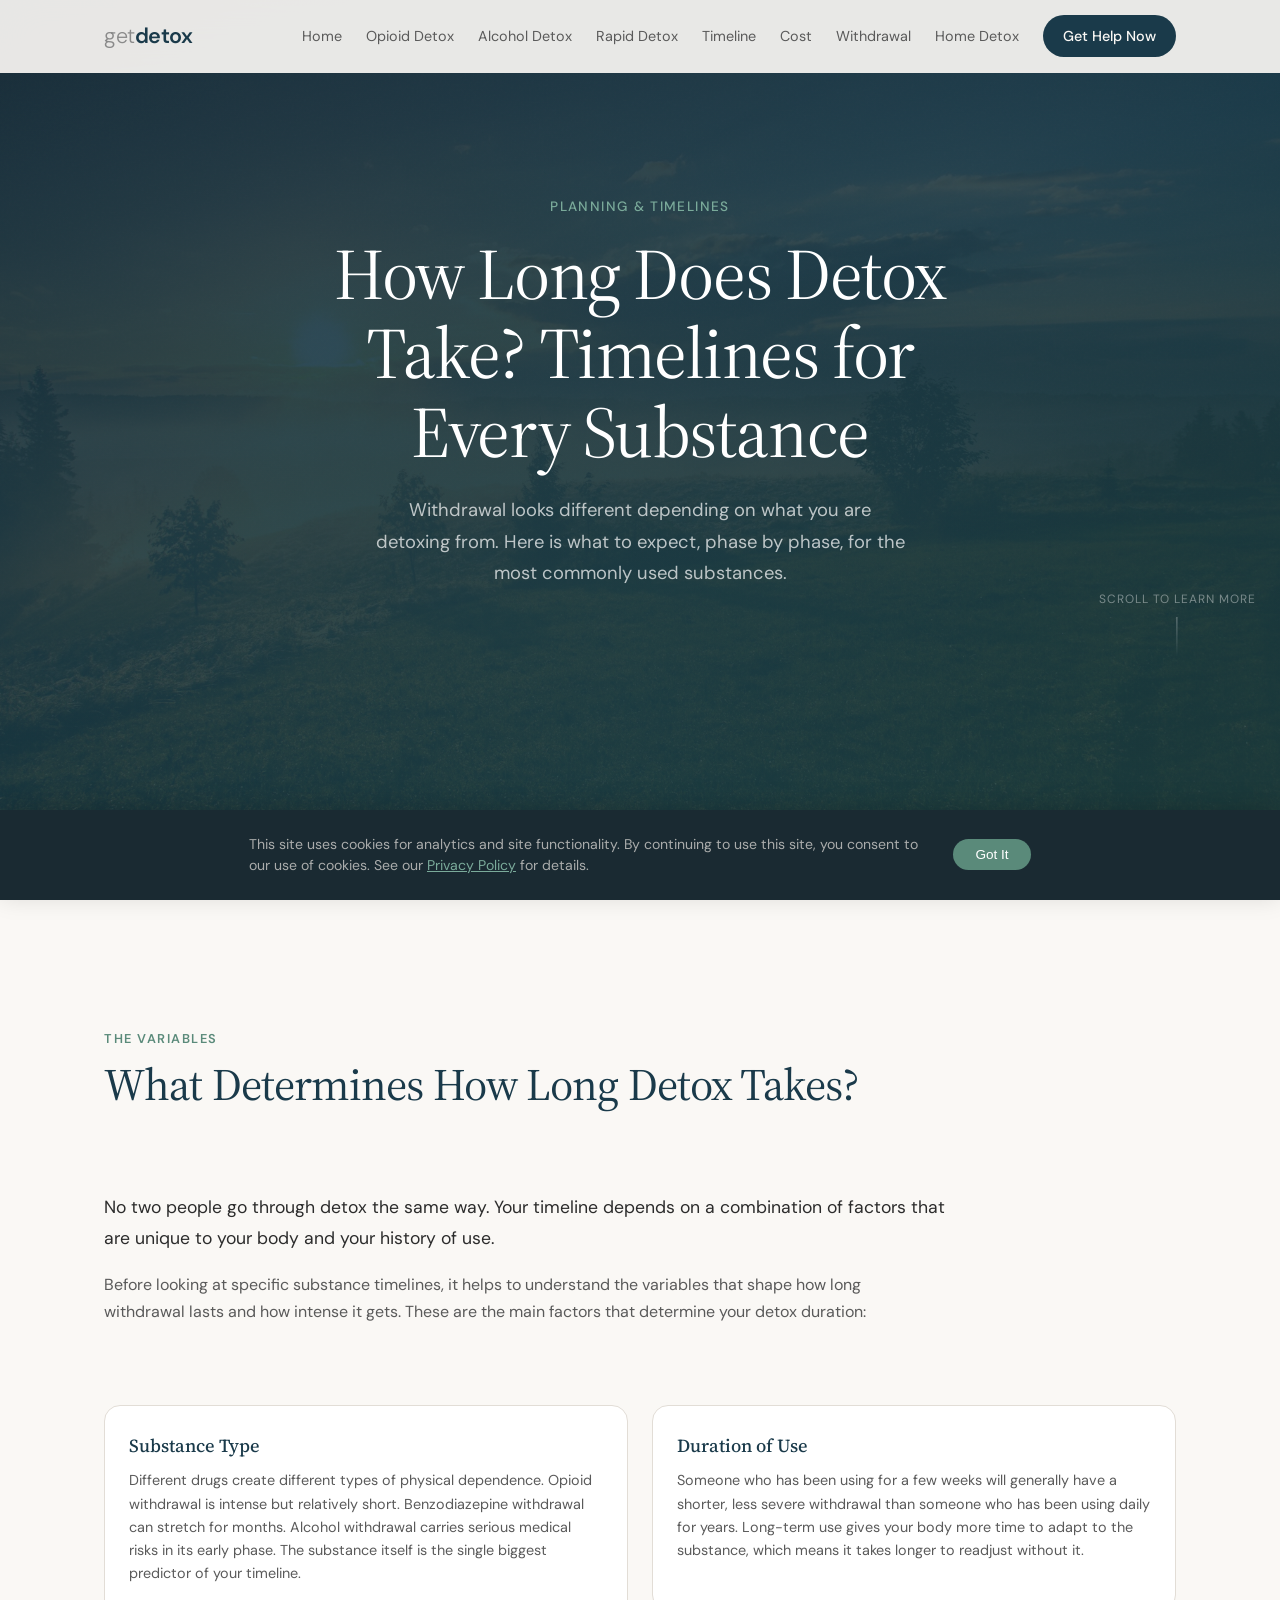
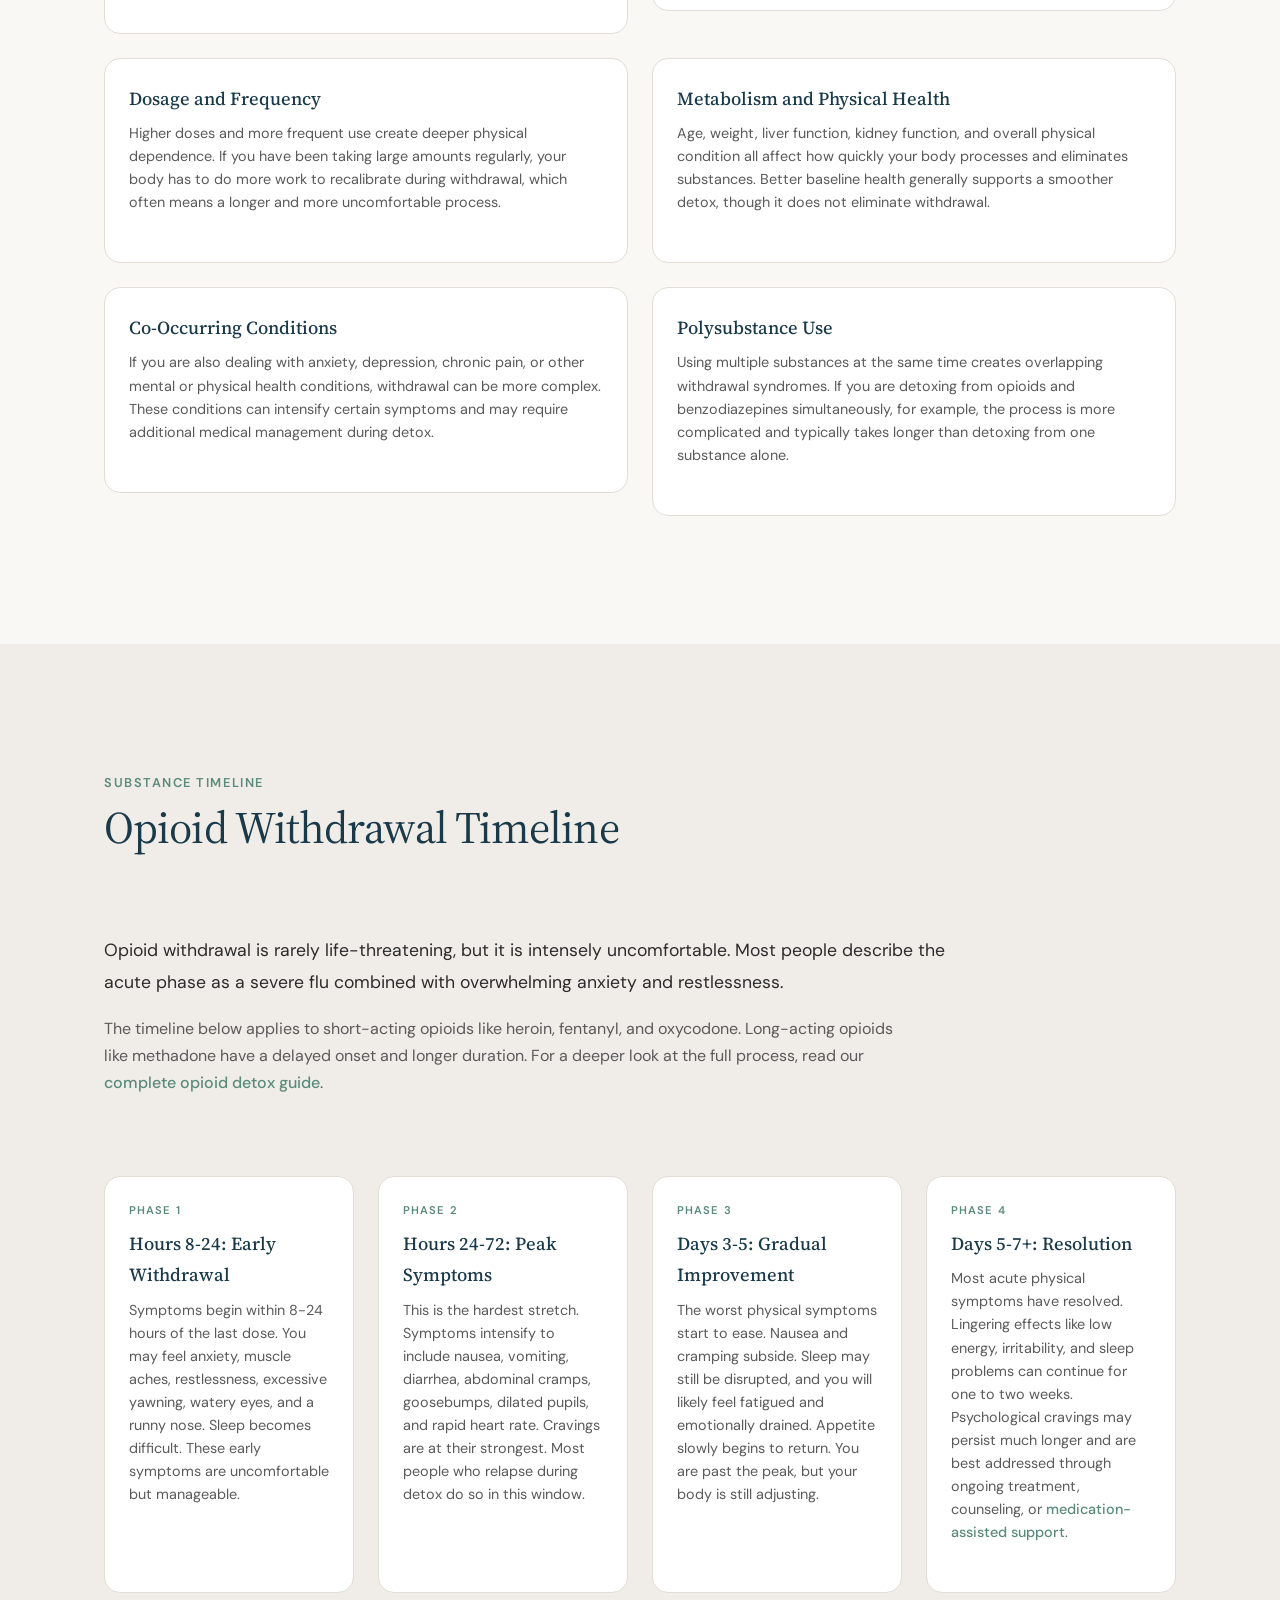
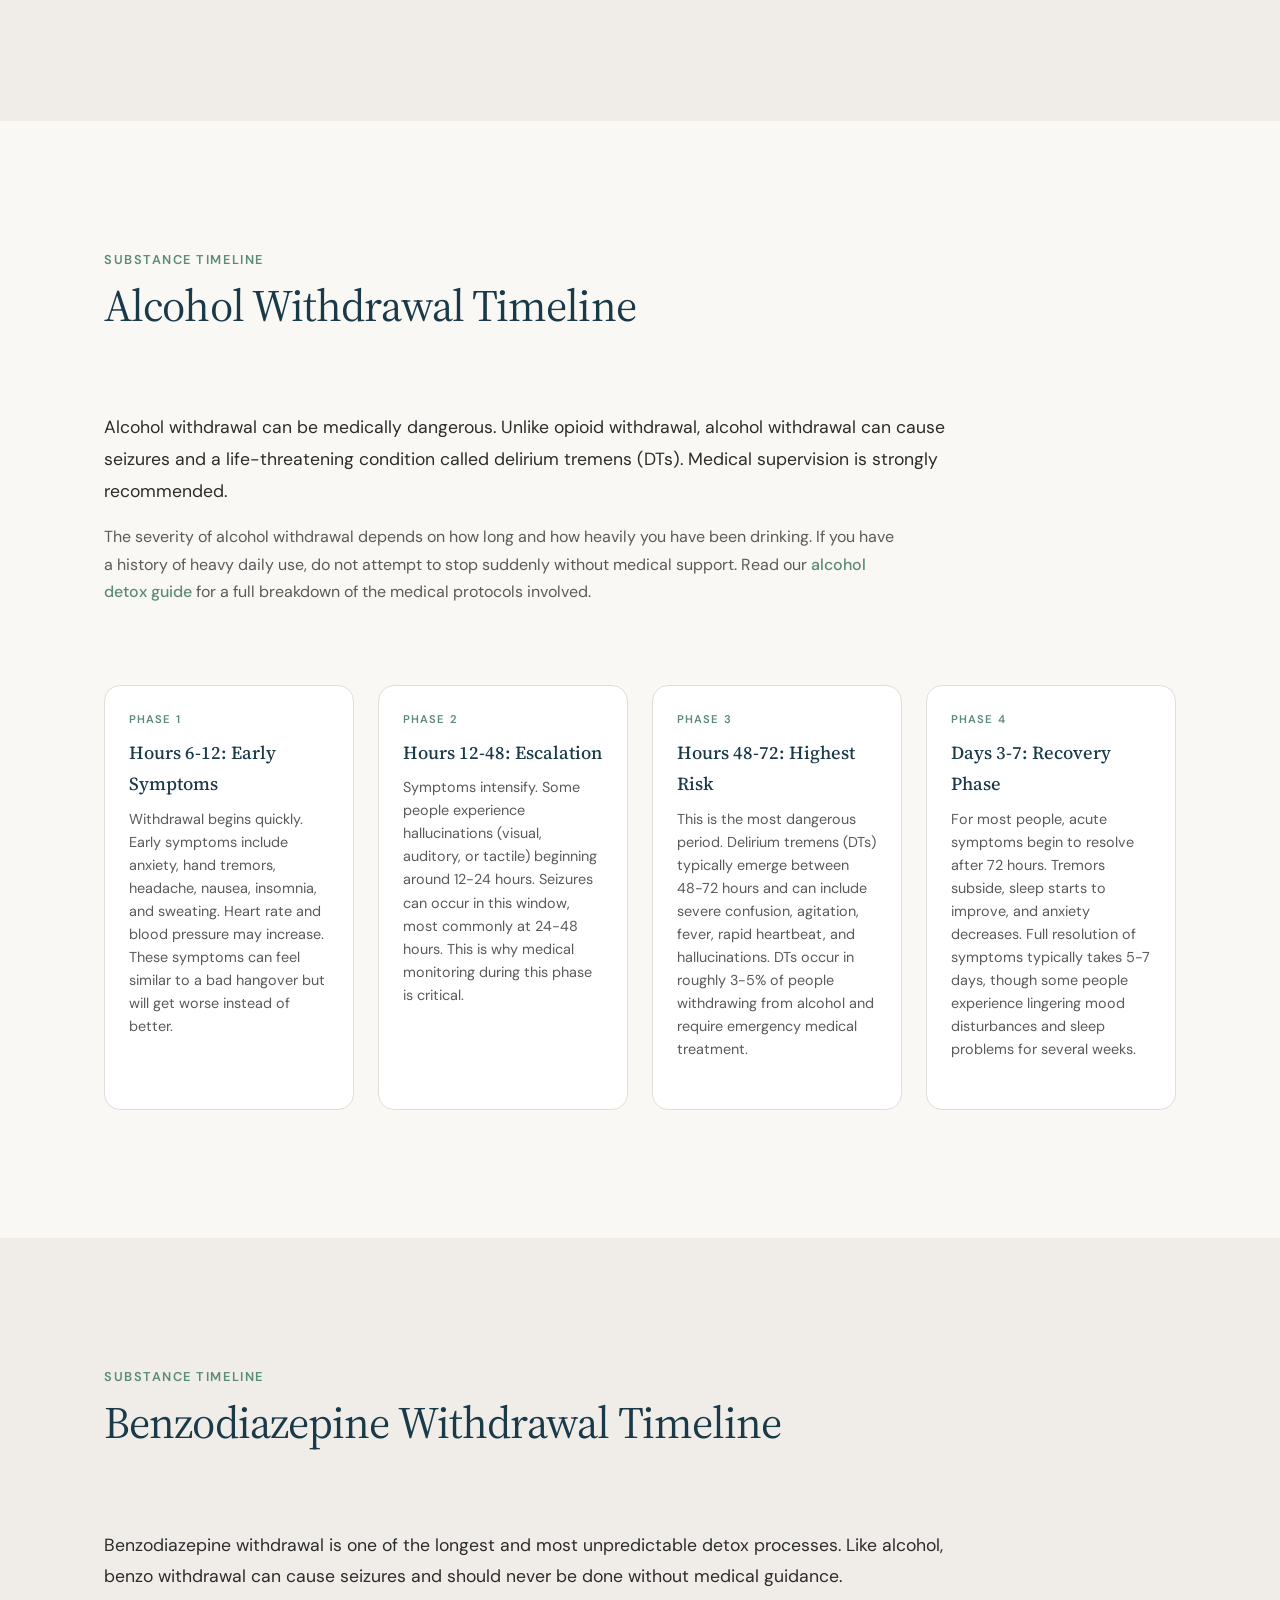
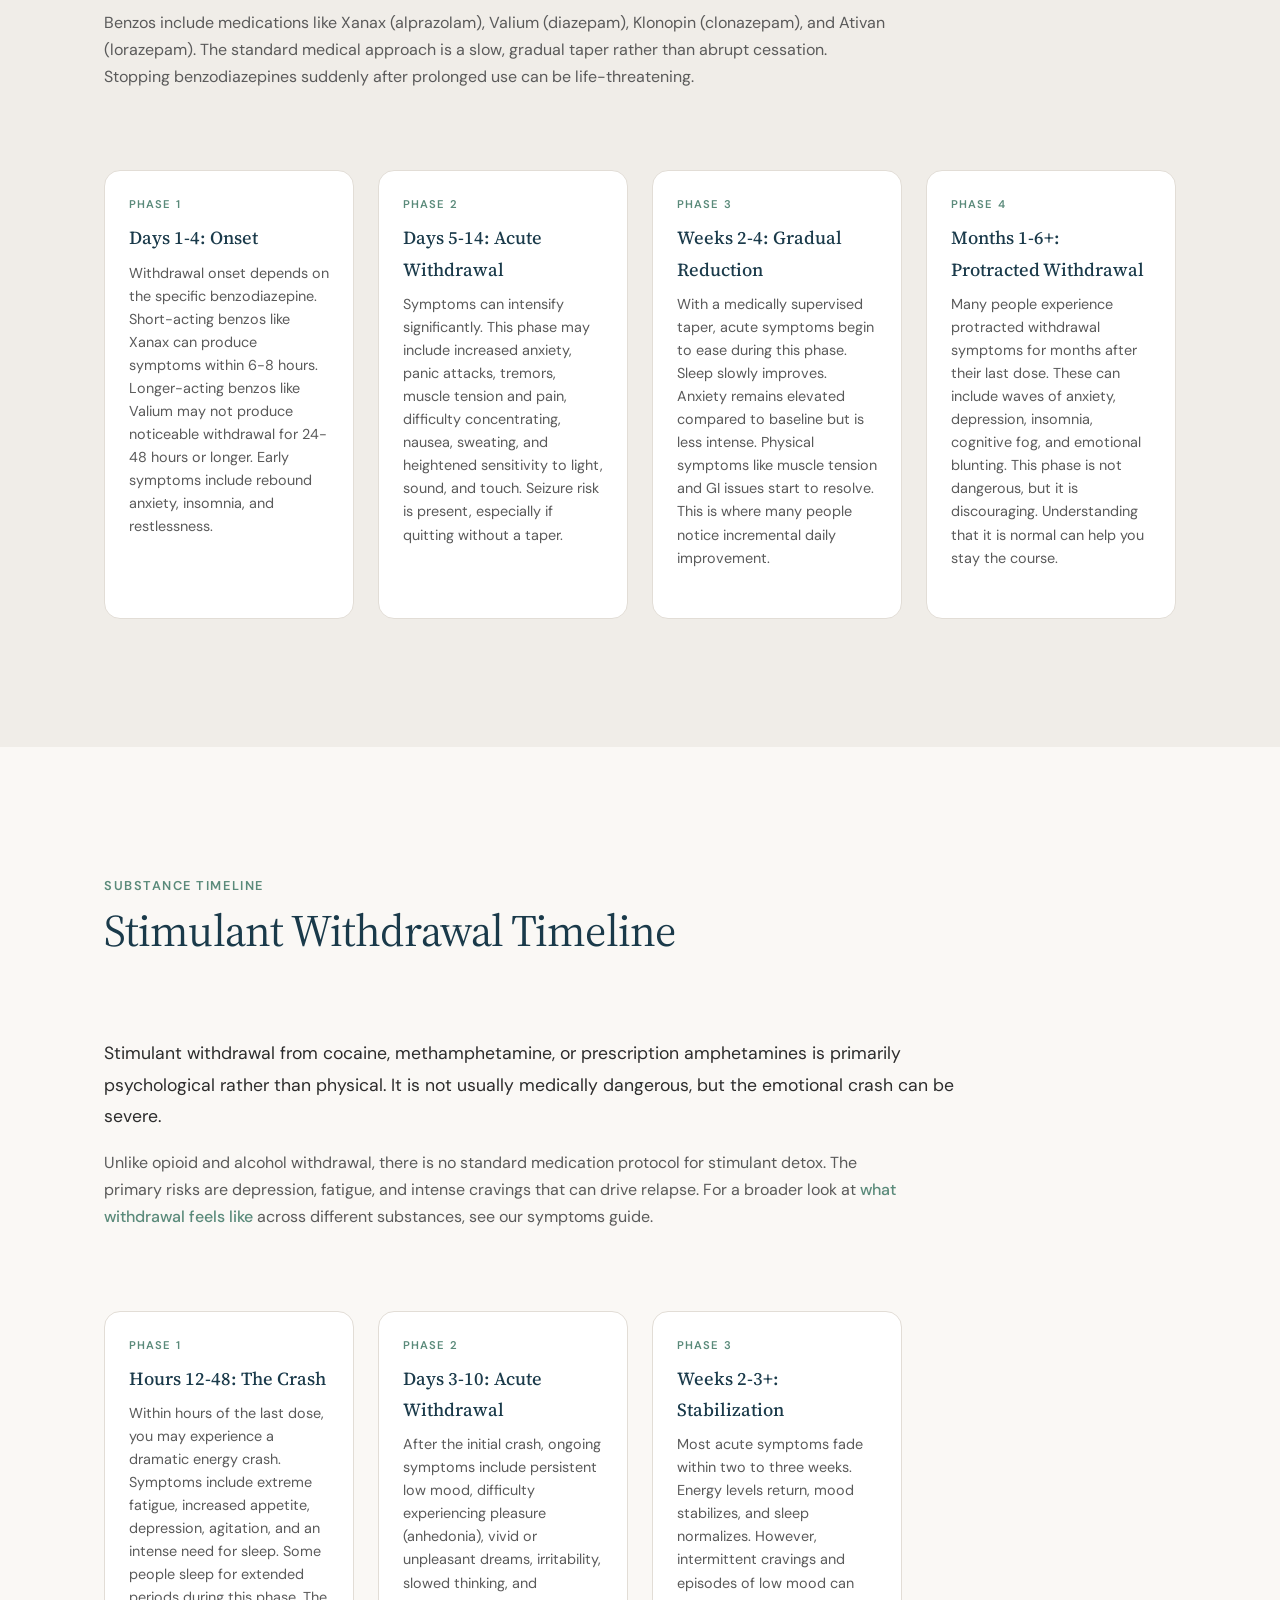
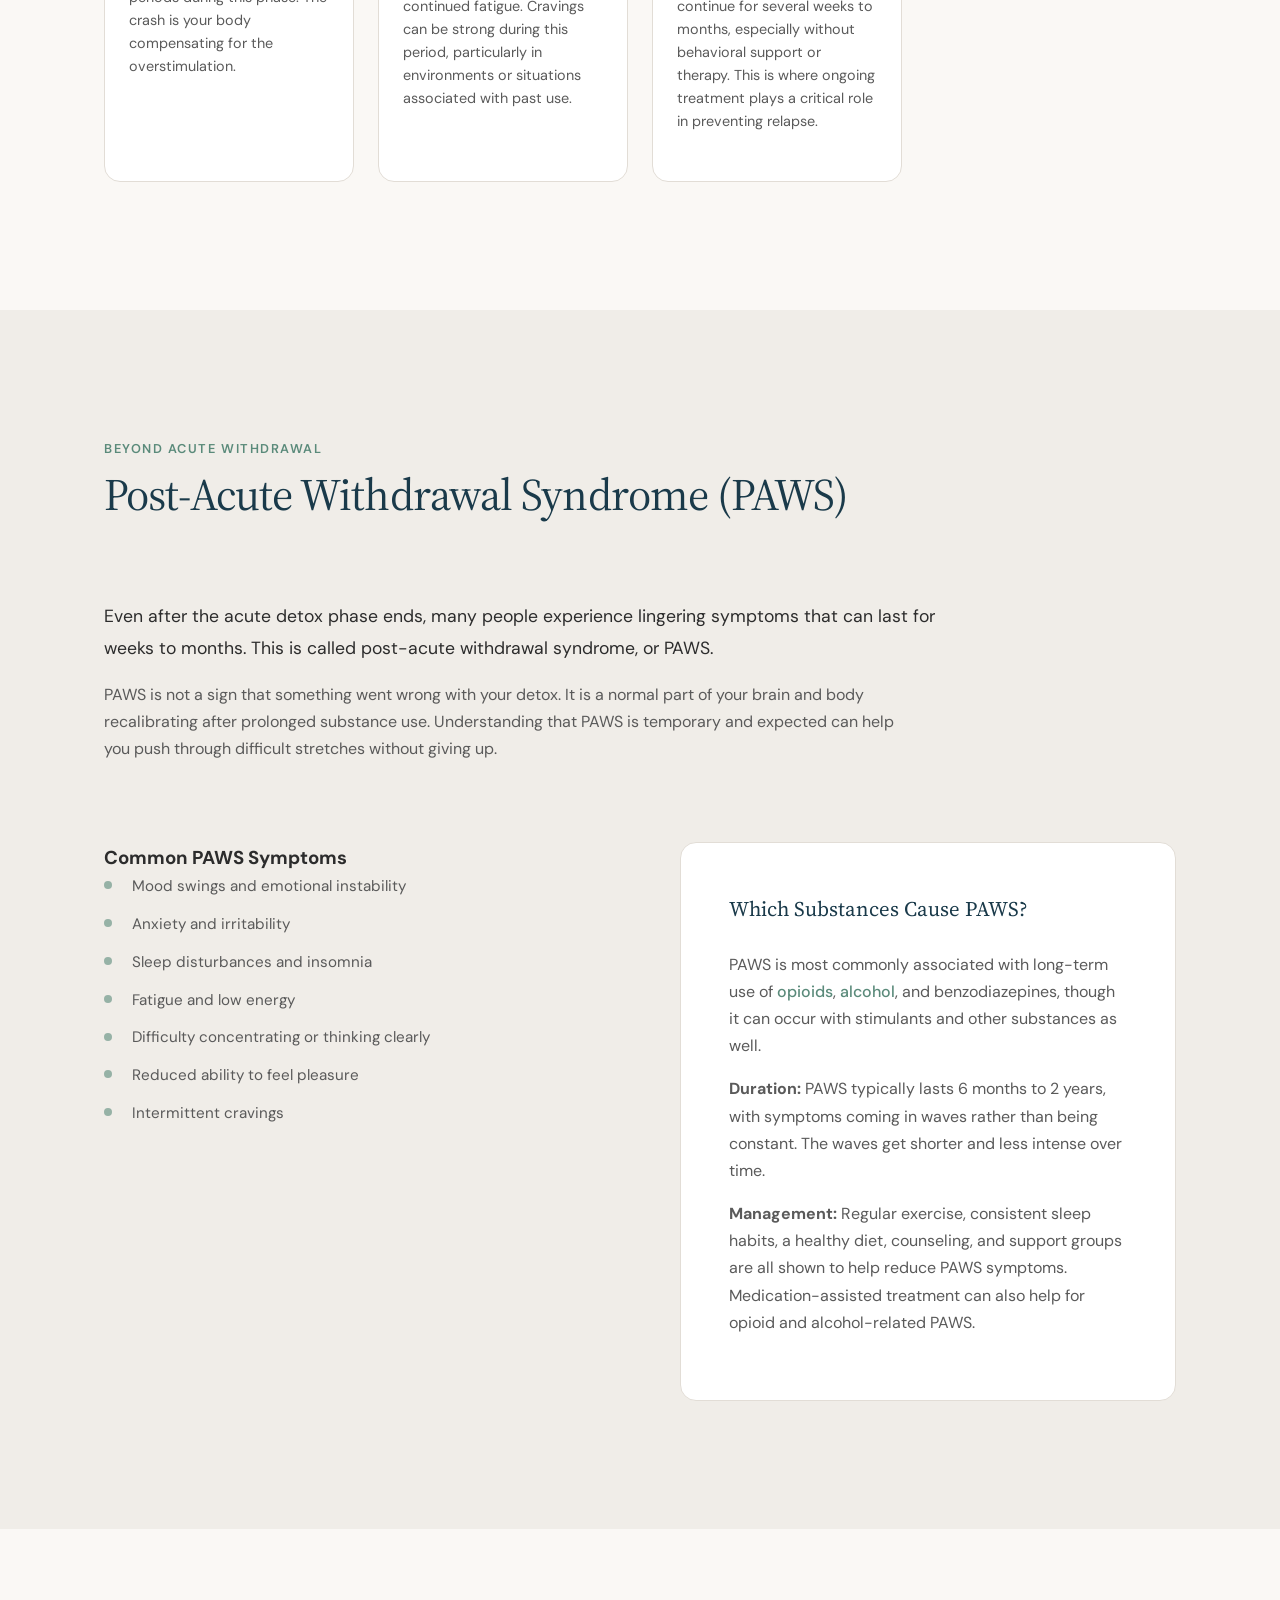
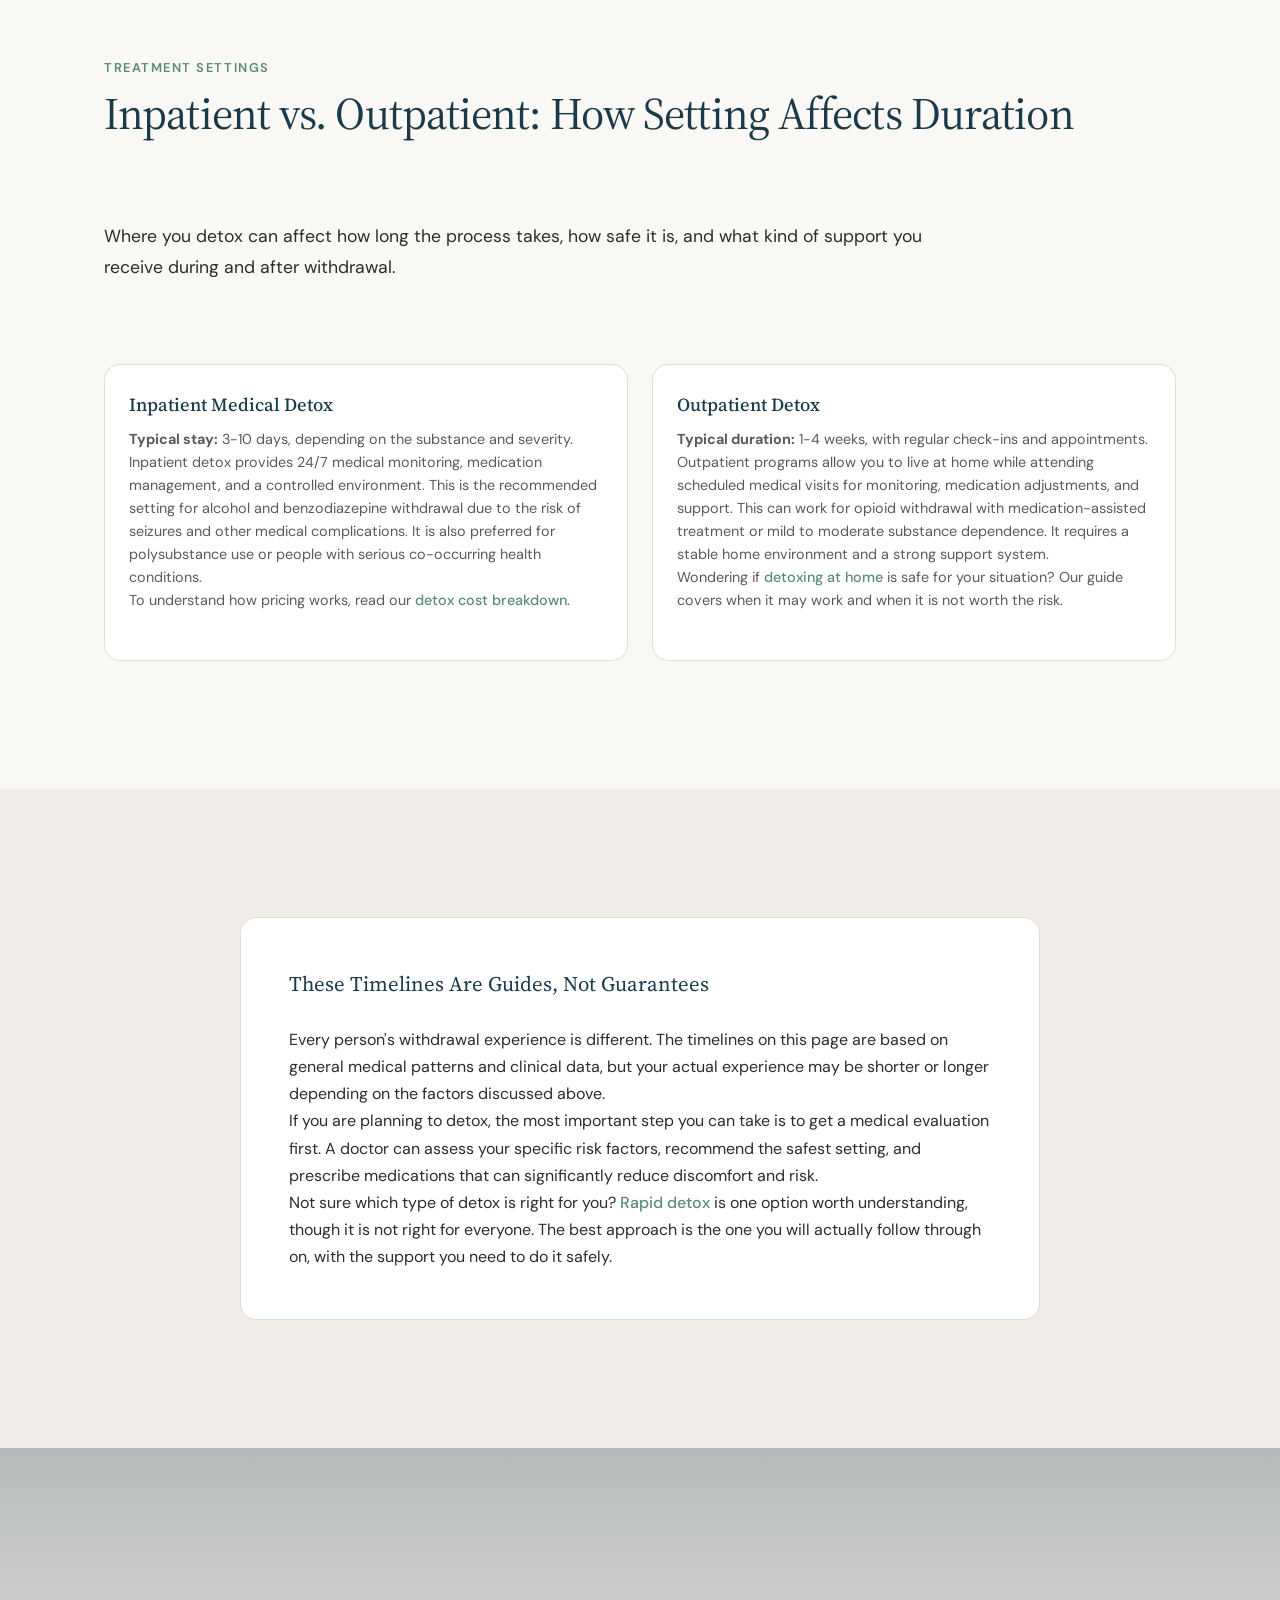
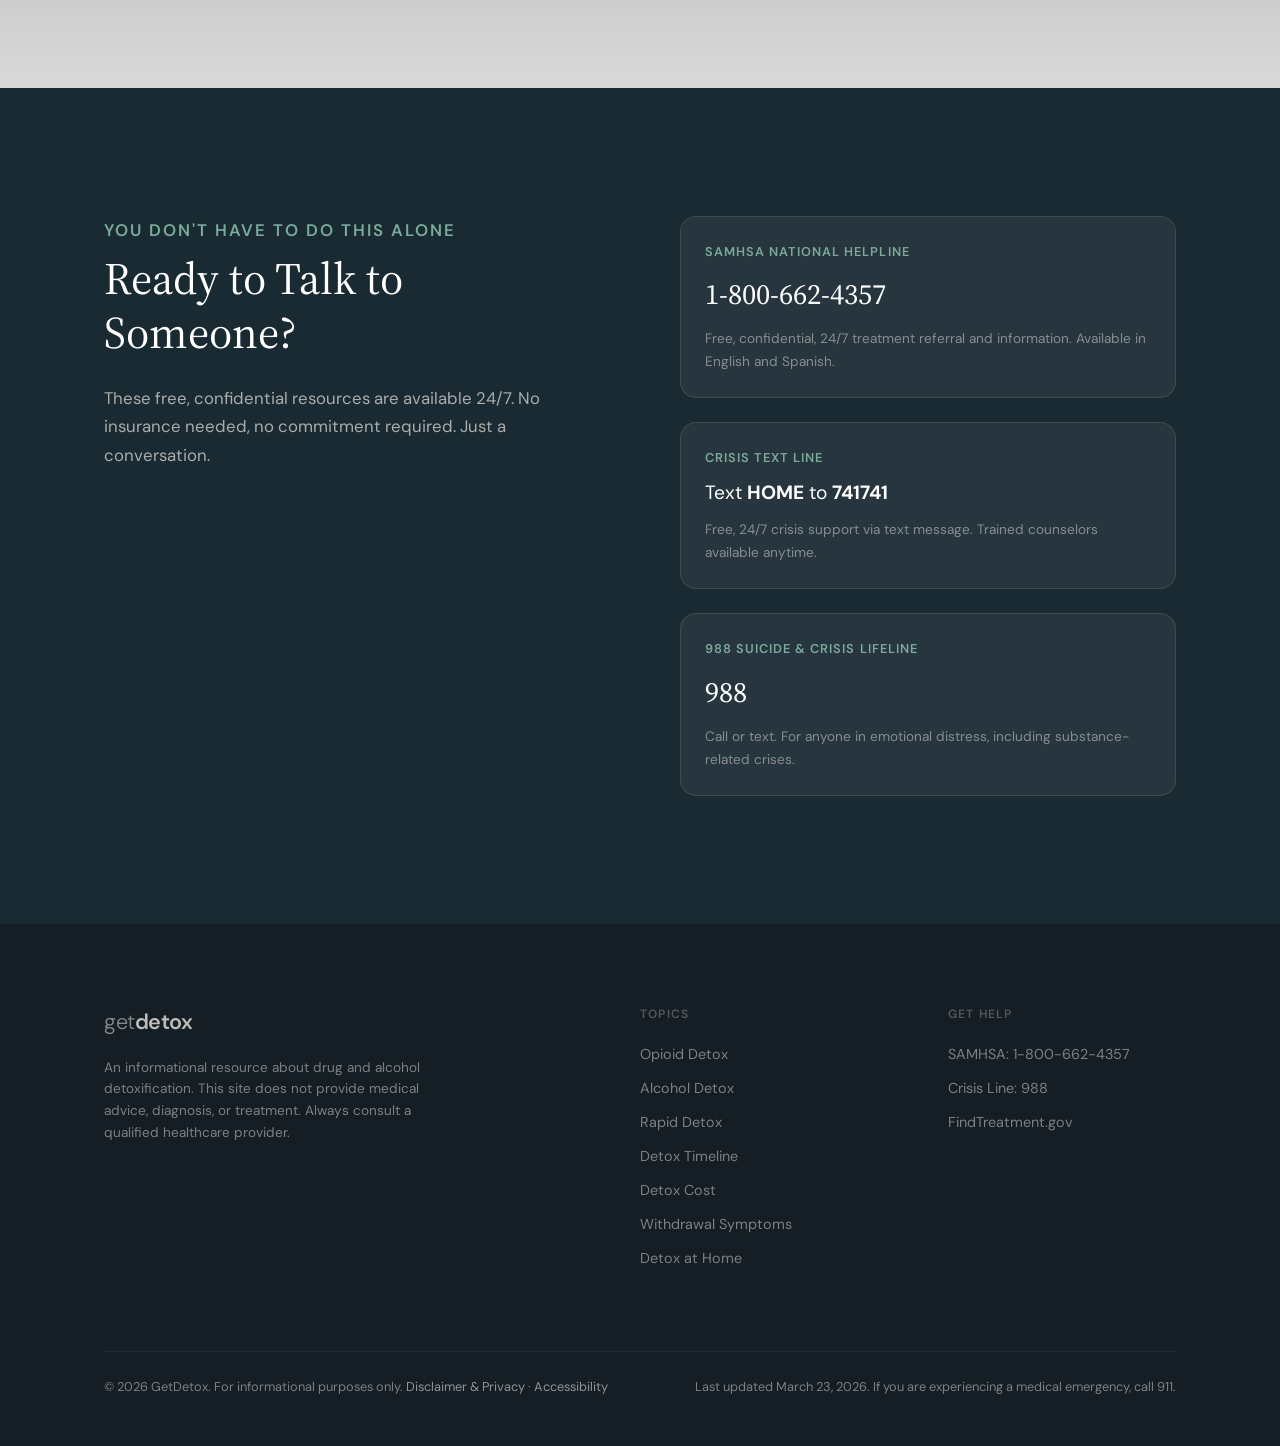
<file: GetDetox/Website/detox-timeline/index.html>
<!DOCTYPE html>
<html lang="en">
<head>
  <meta charset="UTF-8">
  <meta name="viewport" content="width=device-width, initial-scale=1.0">

  <!-- Primary SEO -->
  <title>How Long Does Detox Take? Withdrawal Timelines by Substance | GetDetox</title>
  <meta name="description" content="Detox timelines for opioids, alcohol, benzos, and stimulants. Learn how long withdrawal lasts, what affects duration, and what to expect at each phase.">
  <meta name="keywords" content="how long does detox take, detox timeline, withdrawal timeline, how long does withdrawal last, opioid withdrawal timeline, alcohol withdrawal timeline, benzodiazepine withdrawal timeline, detox duration, how long is detox">
  <link rel="canonical" href="https://getdetox.com/detox-timeline/">
  <meta name="robots" content="index, follow, max-snippet:-1, max-image-preview:large">
  <meta name="author" content="GetDetox">
  <meta name="theme-color" content="#1a3a4a">

  <!-- Open Graph / Facebook -->
  <meta property="og:type" content="article">
  <meta property="og:url" content="https://getdetox.com/detox-timeline/">
  <meta property="og:title" content="How Long Does Detox Take? Withdrawal Timelines by Substance">
  <meta property="og:description" content="Detox timelines for opioids, alcohol, benzos, and stimulants. Learn how long withdrawal lasts, what affects duration, and what to expect at each phase.">
  <meta property="og:site_name" content="GetDetox">
  <meta property="og:locale" content="en_US">

  <!-- Twitter -->
  <meta name="twitter:card" content="summary_large_image">
  <meta name="twitter:title" content="How Long Does Detox Take? Withdrawal Timelines by Substance | GetDetox">
  <meta name="twitter:description" content="Detox timelines for opioids, alcohol, benzos, and stimulants. Learn how long withdrawal lasts and what to expect at each phase.">

  <!-- Structured Data: FAQPage -->
  <script type="application/ld+json">
  {
    "@context": "https://schema.org",
    "@type": "FAQPage",
    "mainEntity": [
      {
        "@type": "Question",
        "name": "How long does opioid detox take?",
        "acceptedAnswer": {
          "@type": "Answer",
          "text": "Opioid withdrawal typically begins 8-24 hours after the last dose for short-acting opioids like heroin, or 24-48 hours for longer-acting ones like methadone. Symptoms usually peak at 36-72 hours and gradually improve over 5-7 days. However, some psychological symptoms and cravings can persist for weeks or months as part of post-acute withdrawal syndrome (PAWS)."
        }
      },
      {
        "@type": "Question",
        "name": "How long does alcohol detox take?",
        "acceptedAnswer": {
          "@type": "Answer",
          "text": "Alcohol withdrawal typically begins 6-12 hours after the last drink and peaks between 24-72 hours. Most acute symptoms resolve within 5-7 days. However, the 48-72 hour window is the most dangerous period, when seizures and delirium tremens (DTs) are most likely to occur. Medical supervision is strongly recommended for alcohol detox."
        }
      },
      {
        "@type": "Question",
        "name": "How long do withdrawal symptoms last?",
        "acceptedAnswer": {
          "@type": "Answer",
          "text": "Withdrawal duration depends on the substance. Opioid withdrawal typically lasts 5-7 days for acute symptoms. Alcohol withdrawal lasts 5-7 days for most people. Benzodiazepine withdrawal can last weeks to months with a gradual taper. Stimulant withdrawal lasts 1-3 weeks. Post-acute withdrawal symptoms (PAWS) can persist for months across all substance types."
        }
      },
      {
        "@type": "Question",
        "name": "What is post-acute withdrawal syndrome?",
        "acceptedAnswer": {
          "@type": "Answer",
          "text": "Post-acute withdrawal syndrome (PAWS) refers to a set of lingering symptoms that continue after the acute withdrawal phase has ended. These can include mood swings, anxiety, irritability, sleep disturbances, fatigue, and difficulty concentrating. PAWS can last for weeks to months and is most common after long-term use of opioids, alcohol, and benzodiazepines."
        }
      },
      {
        "@type": "Question",
        "name": "What affects how long detox takes?",
        "acceptedAnswer": {
          "@type": "Answer",
          "text": "Several factors influence detox duration: the specific substance used, how long and how heavily you have been using, the dosage or amount consumed, your metabolism and overall physical health, whether you have co-occurring mental health conditions, and whether you were using multiple substances at the same time (polysubstance use)."
        }
      },
      {
        "@type": "Question",
        "name": "How long does benzo withdrawal last?",
        "acceptedAnswer": {
          "@type": "Answer",
          "text": "Benzodiazepine withdrawal is one of the longest detox processes. Acute withdrawal symptoms can begin within 24 hours to several days after stopping, depending on the specific benzo. The acute phase typically lasts 2-4 weeks, but a gradual taper over weeks or months is the standard medical approach. Post-acute symptoms like anxiety, insomnia, and cognitive difficulties can persist for months."
        }
      }
    ]
  }
  </script>

  <!-- Structured Data: BreadcrumbList -->
  <script type="application/ld+json">
  {
    "@context": "https://schema.org",
    "@type": "BreadcrumbList",
    "itemListElement": [
      {
        "@type": "ListItem",
        "position": 1,
        "name": "Home",
        "item": "https://getdetox.com/"
      },
      {
        "@type": "ListItem",
        "position": 2,
        "name": "Detox Timeline",
        "item": "https://getdetox.com/detox-timeline/"
      }
    ]
  }
  </script>

  <link rel="preconnect" href="https://fonts.googleapis.com">
  <link rel="preconnect" href="https://fonts.gstatic.com" crossorigin>
  <link href="https://fonts.googleapis.com/css2?family=DM+Sans:ital,opsz,wght@0,9..40,300..700;1,9..40,300..700&family=Source+Serif+4:ital,opsz,wght@0,8..60,300..700;1,8..60,300..700&display=swap" rel="stylesheet">
  <link rel="stylesheet" href="../styles.css">
</head>
<body>

  <!-- Navigation -->
  <nav class="nav" id="nav">
    <div class="nav-inner">
      <a href="/" class="nav-logo">get<span>detox</span></a>
      <button class="nav-toggle" id="navToggle" aria-label="Toggle menu">
        <span></span><span></span><span></span>
      </button>
      <div class="nav-links" id="navLinks">
        <a href="/">Home</a>
        <a href="/opioid-detox/">Opioid Detox</a>
        <a href="/alcohol-detox/">Alcohol Detox</a>
        <a href="/rapid-detox/">Rapid Detox</a>
        <a href="/detox-timeline/">Timeline</a>
        <a href="/detox-cost/">Cost</a>
        <a href="/withdrawal-symptoms/">Withdrawal</a>
        <a href="/detox-at-home/">Home Detox</a>
        <a href="#help" class="nav-cta">Get Help Now</a>
      </div>
    </div>
  </nav>

  <main>

  <!-- Page Header -->
  <section class="hero" id="hero" style="background-image: url('../images/sunrise.jpg'); background-size: cover; background-position: center; position: relative; overflow: hidden;">
    <div style="position: absolute; inset: 0; background: linear-gradient(160deg, rgba(20, 40, 52, 0.92) 0%, rgba(24, 56, 70, 0.88) 40%, rgba(30, 66, 66, 0.85) 100%);"></div>
    <div class="hero-overlay"></div>
    <div class="hero-content" style="position: relative; z-index: 1;">
      <p class="hero-tag">Planning &amp; Timelines</p>
      <h1>How Long Does Detox Take? Timelines for Every Substance</h1>
      <p class="hero-sub">Withdrawal looks different depending on what you are detoxing from. Here is what to expect, phase by phase, for the most commonly used substances.</p>
    </div>
    <div class="hero-scroll" style="position: relative; z-index: 1;">
      <span>Scroll to learn more</span>
      <div class="scroll-indicator"></div>
    </div>
  </section>

  <!-- What Determines How Long Detox Takes -->
  <section class="section" id="factors">
    <div class="container">
      <div class="section-header">
        <p class="section-tag">The Variables</p>
        <h2>What Determines How Long Detox Takes?</h2>
      </div>
      <div class="content-block">
        <p class="lead">No two people go through detox the same way. Your timeline depends on a combination of factors that are unique to your body and your history of use.</p>
        <p>Before looking at specific substance timelines, it helps to understand the variables that shape how long withdrawal lasts and how intense it gets. These are the main factors that determine your detox duration:</p>
      </div>
      <div class="card-grid two-col">
        <div class="card">
          <h4>Substance Type</h4>
          <p>Different drugs create different types of physical dependence. Opioid withdrawal is intense but relatively short. Benzodiazepine withdrawal can stretch for months. Alcohol withdrawal carries serious medical risks in its early phase. The substance itself is the single biggest predictor of your timeline.</p>
        </div>
        <div class="card">
          <h4>Duration of Use</h4>
          <p>Someone who has been using for a few weeks will generally have a shorter, less severe withdrawal than someone who has been using daily for years. Long-term use gives your body more time to adapt to the substance, which means it takes longer to readjust without it.</p>
        </div>
        <div class="card">
          <h4>Dosage and Frequency</h4>
          <p>Higher doses and more frequent use create deeper physical dependence. If you have been taking large amounts regularly, your body has to do more work to recalibrate during withdrawal, which often means a longer and more uncomfortable process.</p>
        </div>
        <div class="card">
          <h4>Metabolism and Physical Health</h4>
          <p>Age, weight, liver function, kidney function, and overall physical condition all affect how quickly your body processes and eliminates substances. Better baseline health generally supports a smoother detox, though it does not eliminate withdrawal.</p>
        </div>
        <div class="card">
          <h4>Co-Occurring Conditions</h4>
          <p>If you are also dealing with anxiety, depression, chronic pain, or other mental or physical health conditions, withdrawal can be more complex. These conditions can intensify certain symptoms and may require additional medical management during detox.</p>
        </div>
        <div class="card">
          <h4>Polysubstance Use</h4>
          <p>Using multiple substances at the same time creates overlapping withdrawal syndromes. If you are detoxing from opioids and benzodiazepines simultaneously, for example, the process is more complicated and typically takes longer than detoxing from one substance alone.</p>
        </div>
      </div>
    </div>
  </section>

  <!-- Opioid Withdrawal Timeline -->
  <section class="section section-alt" id="opioid-timeline">
    <div class="container">
      <div class="section-header">
        <p class="section-tag">Substance Timeline</p>
        <h2>Opioid Withdrawal Timeline</h2>
      </div>
      <div class="content-block">
        <p class="lead">Opioid withdrawal is rarely life-threatening, but it is intensely uncomfortable. Most people describe the acute phase as a severe flu combined with overwhelming anxiety and restlessness.</p>
        <p>The timeline below applies to short-acting opioids like heroin, fentanyl, and oxycodone. Long-acting opioids like methadone have a delayed onset and longer duration. For a deeper look at the full process, read our <a href="/opioid-detox/" style="color: var(--color-accent); font-weight: 500;">complete opioid detox guide</a>.</p>
      </div>
      <div class="timeline-grid">
        <div class="card">
          <div class="card-label">Phase 1</div>
          <h4>Hours 8-24: Early Withdrawal</h4>
          <p>Symptoms begin within 8-24 hours of the last dose. You may feel anxiety, muscle aches, restlessness, excessive yawning, watery eyes, and a runny nose. Sleep becomes difficult. These early symptoms are uncomfortable but manageable.</p>
        </div>
        <div class="card">
          <div class="card-label">Phase 2</div>
          <h4>Hours 24-72: Peak Symptoms</h4>
          <p>This is the hardest stretch. Symptoms intensify to include nausea, vomiting, diarrhea, abdominal cramps, goosebumps, dilated pupils, and rapid heart rate. Cravings are at their strongest. Most people who relapse during detox do so in this window.</p>
        </div>
        <div class="card">
          <div class="card-label">Phase 3</div>
          <h4>Days 3-5: Gradual Improvement</h4>
          <p>The worst physical symptoms start to ease. Nausea and cramping subside. Sleep may still be disrupted, and you will likely feel fatigued and emotionally drained. Appetite slowly begins to return. You are past the peak, but your body is still adjusting.</p>
        </div>
        <div class="card">
          <div class="card-label">Phase 4</div>
          <h4>Days 5-7+: Resolution</h4>
          <p>Most acute physical symptoms have resolved. Lingering effects like low energy, irritability, and sleep problems can continue for one to two weeks. Psychological cravings may persist much longer and are best addressed through ongoing treatment, counseling, or <a href="/withdrawal-symptoms/" style="color: var(--color-accent); font-weight: 500;">medication-assisted support</a>.</p>
        </div>
      </div>
    </div>
  </section>

  <!-- Alcohol Withdrawal Timeline -->
  <section class="section" id="alcohol-timeline">
    <div class="container">
      <div class="section-header">
        <p class="section-tag">Substance Timeline</p>
        <h2>Alcohol Withdrawal Timeline</h2>
      </div>
      <div class="content-block">
        <p class="lead">Alcohol withdrawal can be medically dangerous. Unlike opioid withdrawal, alcohol withdrawal can cause seizures and a life-threatening condition called delirium tremens (DTs). Medical supervision is strongly recommended.</p>
        <p>The severity of alcohol withdrawal depends on how long and how heavily you have been drinking. If you have a history of heavy daily use, do not attempt to stop suddenly without medical support. Read our <a href="/alcohol-detox/" style="color: var(--color-accent); font-weight: 500;">alcohol detox guide</a> for a full breakdown of the medical protocols involved.</p>
      </div>
      <div class="timeline-grid">
        <div class="card">
          <div class="card-label">Phase 1</div>
          <h4>Hours 6-12: Early Symptoms</h4>
          <p>Withdrawal begins quickly. Early symptoms include anxiety, hand tremors, headache, nausea, insomnia, and sweating. Heart rate and blood pressure may increase. These symptoms can feel similar to a bad hangover but will get worse instead of better.</p>
        </div>
        <div class="card">
          <div class="card-label">Phase 2</div>
          <h4>Hours 12-48: Escalation</h4>
          <p>Symptoms intensify. Some people experience hallucinations (visual, auditory, or tactile) beginning around 12-24 hours. Seizures can occur in this window, most commonly at 24-48 hours. This is why medical monitoring during this phase is critical.</p>
        </div>
        <div class="card">
          <div class="card-label">Phase 3</div>
          <h4>Hours 48-72: Highest Risk</h4>
          <p>This is the most dangerous period. Delirium tremens (DTs) typically emerge between 48-72 hours and can include severe confusion, agitation, fever, rapid heartbeat, and hallucinations. DTs occur in roughly 3-5% of people withdrawing from alcohol and require emergency medical treatment.</p>
        </div>
        <div class="card">
          <div class="card-label">Phase 4</div>
          <h4>Days 3-7: Recovery Phase</h4>
          <p>For most people, acute symptoms begin to resolve after 72 hours. Tremors subside, sleep starts to improve, and anxiety decreases. Full resolution of symptoms typically takes 5-7 days, though some people experience lingering mood disturbances and sleep problems for several weeks.</p>
        </div>
      </div>
    </div>
  </section>

  <!-- Benzodiazepine Withdrawal Timeline -->
  <section class="section section-alt" id="benzo-timeline">
    <div class="container">
      <div class="section-header">
        <p class="section-tag">Substance Timeline</p>
        <h2>Benzodiazepine Withdrawal Timeline</h2>
      </div>
      <div class="content-block">
        <p class="lead">Benzodiazepine withdrawal is one of the longest and most unpredictable detox processes. Like alcohol, benzo withdrawal can cause seizures and should never be done without medical guidance.</p>
        <p>Benzos include medications like Xanax (alprazolam), Valium (diazepam), Klonopin (clonazepam), and Ativan (lorazepam). The standard medical approach is a slow, gradual taper rather than abrupt cessation. Stopping benzodiazepines suddenly after prolonged use can be life-threatening.</p>
      </div>
      <div class="timeline-grid">
        <div class="card">
          <div class="card-label">Phase 1</div>
          <h4>Days 1-4: Onset</h4>
          <p>Withdrawal onset depends on the specific benzodiazepine. Short-acting benzos like Xanax can produce symptoms within 6-8 hours. Longer-acting benzos like Valium may not produce noticeable withdrawal for 24-48 hours or longer. Early symptoms include rebound anxiety, insomnia, and restlessness.</p>
        </div>
        <div class="card">
          <div class="card-label">Phase 2</div>
          <h4>Days 5-14: Acute Withdrawal</h4>
          <p>Symptoms can intensify significantly. This phase may include increased anxiety, panic attacks, tremors, muscle tension and pain, difficulty concentrating, nausea, sweating, and heightened sensitivity to light, sound, and touch. Seizure risk is present, especially if quitting without a taper.</p>
        </div>
        <div class="card">
          <div class="card-label">Phase 3</div>
          <h4>Weeks 2-4: Gradual Reduction</h4>
          <p>With a medically supervised taper, acute symptoms begin to ease during this phase. Sleep slowly improves. Anxiety remains elevated compared to baseline but is less intense. Physical symptoms like muscle tension and GI issues start to resolve. This is where many people notice incremental daily improvement.</p>
        </div>
        <div class="card">
          <div class="card-label">Phase 4</div>
          <h4>Months 1-6+: Protracted Withdrawal</h4>
          <p>Many people experience protracted withdrawal symptoms for months after their last dose. These can include waves of anxiety, depression, insomnia, cognitive fog, and emotional blunting. This phase is not dangerous, but it is discouraging. Understanding that it is normal can help you stay the course.</p>
        </div>
      </div>
    </div>
  </section>

  <!-- Stimulant Withdrawal Timeline -->
  <section class="section" id="stimulant-timeline">
    <div class="container">
      <div class="section-header">
        <p class="section-tag">Substance Timeline</p>
        <h2>Stimulant Withdrawal Timeline</h2>
      </div>
      <div class="content-block">
        <p class="lead">Stimulant withdrawal from cocaine, methamphetamine, or prescription amphetamines is primarily psychological rather than physical. It is not usually medically dangerous, but the emotional crash can be severe.</p>
        <p>Unlike opioid and alcohol withdrawal, there is no standard medication protocol for stimulant detox. The primary risks are depression, fatigue, and intense cravings that can drive relapse. For a broader look at <a href="/withdrawal-symptoms/" style="color: var(--color-accent); font-weight: 500;">what withdrawal feels like</a> across different substances, see our symptoms guide.</p>
      </div>
      <div class="timeline-grid">
        <div class="card">
          <div class="card-label">Phase 1</div>
          <h4>Hours 12-48: The Crash</h4>
          <p>Within hours of the last dose, you may experience a dramatic energy crash. Symptoms include extreme fatigue, increased appetite, depression, agitation, and an intense need for sleep. Some people sleep for extended periods during this phase. The crash is your body compensating for the overstimulation.</p>
        </div>
        <div class="card">
          <div class="card-label">Phase 2</div>
          <h4>Days 3-10: Acute Withdrawal</h4>
          <p>After the initial crash, ongoing symptoms include persistent low mood, difficulty experiencing pleasure (anhedonia), vivid or unpleasant dreams, irritability, slowed thinking, and continued fatigue. Cravings can be strong during this period, particularly in environments or situations associated with past use.</p>
        </div>
        <div class="card">
          <div class="card-label">Phase 3</div>
          <h4>Weeks 2-3+: Stabilization</h4>
          <p>Most acute symptoms fade within two to three weeks. Energy levels return, mood stabilizes, and sleep normalizes. However, intermittent cravings and episodes of low mood can continue for several weeks to months, especially without behavioral support or therapy. This is where ongoing treatment plays a critical role in preventing relapse.</p>
        </div>
      </div>
    </div>
  </section>

  <!-- PAWS -->
  <section class="section section-alt" id="paws">
    <div class="container">
      <div class="section-header">
        <p class="section-tag">Beyond Acute Withdrawal</p>
        <h2>Post-Acute Withdrawal Syndrome (PAWS)</h2>
      </div>
      <div class="content-block">
        <p class="lead">Even after the acute detox phase ends, many people experience lingering symptoms that can last for weeks to months. This is called post-acute withdrawal syndrome, or PAWS.</p>
        <p>PAWS is not a sign that something went wrong with your detox. It is a normal part of your brain and body recalibrating after prolonged substance use. Understanding that PAWS is temporary and expected can help you push through difficult stretches without giving up.</p>
      </div>
      <div class="two-col">
        <div class="col-text">
          <h3>Common PAWS Symptoms</h3>
          <ul class="check-list">
            <li>Mood swings and emotional instability</li>
            <li>Anxiety and irritability</li>
            <li>Sleep disturbances and insomnia</li>
            <li>Fatigue and low energy</li>
            <li>Difficulty concentrating or thinking clearly</li>
            <li>Reduced ability to feel pleasure</li>
            <li>Intermittent cravings</li>
          </ul>
        </div>
        <div class="col-text">
          <div class="info-card">
            <h3>Which Substances Cause PAWS?</h3>
            <p>PAWS is most commonly associated with long-term use of <a href="/opioid-detox/" style="color: var(--color-accent); font-weight: 500;">opioids</a>, <a href="/alcohol-detox/" style="color: var(--color-accent); font-weight: 500;">alcohol</a>, and benzodiazepines, though it can occur with stimulants and other substances as well.</p>
            <p><strong>Duration:</strong> PAWS typically lasts 6 months to 2 years, with symptoms coming in waves rather than being constant. The waves get shorter and less intense over time.</p>
            <p><strong>Management:</strong> Regular exercise, consistent sleep habits, a healthy diet, counseling, and support groups are all shown to help reduce PAWS symptoms. Medication-assisted treatment can also help for opioid and alcohol-related PAWS.</p>
          </div>
        </div>
      </div>
    </div>
  </section>

  <!-- Inpatient vs. Outpatient -->
  <section class="section" id="setting">
    <div class="container">
      <div class="section-header">
        <p class="section-tag">Treatment Settings</p>
        <h2>Inpatient vs. Outpatient: How Setting Affects Duration</h2>
      </div>
      <div class="content-block">
        <p class="lead">Where you detox can affect how long the process takes, how safe it is, and what kind of support you receive during and after withdrawal.</p>
      </div>
      <div class="card-grid two-col">
        <div class="card">
          <h4>Inpatient Medical Detox</h4>
          <p><strong>Typical stay:</strong> 3-10 days, depending on the substance and severity.</p>
          <p>Inpatient detox provides 24/7 medical monitoring, medication management, and a controlled environment. This is the recommended setting for alcohol and benzodiazepine withdrawal due to the risk of seizures and other medical complications. It is also preferred for polysubstance use or people with serious co-occurring health conditions.</p>
          <p>To understand how pricing works, read our <a href="/detox-cost/" style="color: var(--color-accent); font-weight: 500;">detox cost breakdown</a>.</p>
        </div>
        <div class="card">
          <h4>Outpatient Detox</h4>
          <p><strong>Typical duration:</strong> 1-4 weeks, with regular check-ins and appointments.</p>
          <p>Outpatient programs allow you to live at home while attending scheduled medical visits for monitoring, medication adjustments, and support. This can work for opioid withdrawal with medication-assisted treatment or mild to moderate substance dependence. It requires a stable home environment and a strong support system.</p>
          <p>Wondering if <a href="/detox-at-home/" style="color: var(--color-accent); font-weight: 500;">detoxing at home</a> is safe for your situation? Our guide covers when it may work and when it is not worth the risk.</p>
        </div>
      </div>
    </div>
  </section>

  <!-- Callout -->
  <section class="section section-alt">
    <div class="container">
      <div class="info-card" style="max-width: 800px; margin: 0 auto;">
        <h3>These Timelines Are Guides, Not Guarantees</h3>
        <p>Every person's withdrawal experience is different. The timelines on this page are based on general medical patterns and clinical data, but your actual experience may be shorter or longer depending on the factors discussed above.</p>
        <p>If you are planning to detox, the most important step you can take is to get a medical evaluation first. A doctor can assess your specific risk factors, recommend the safest setting, and prescribe medications that can significantly reduce discomfort and risk.</p>
        <p>Not sure which type of detox is right for you? <a href="/rapid-detox/" style="color: var(--color-accent); font-weight: 500;">Rapid detox</a> is one option worth understanding, though it is not right for everyone. The best approach is the one you will actually follow through on, with the support you need to do it safely.</p>
      </div>
    </div>
  </section>

  <!-- Visual Break -->
  <div class="image-break image-break-sm" style="background-image: url('../images/forest-light.jpg');"></div>

  <!-- Get Help -->
  <section class="section section-dark" id="help">
    <div class="container">
      <div class="help-grid">
        <div class="help-content">
          <p class="section-tag">You Don't Have to Do This Alone</p>
          <h2>Ready to Talk to Someone?</h2>
          <p>These free, confidential resources are available 24/7. No insurance needed, no commitment required. Just a conversation.</p>
        </div>
        <div class="help-cards">
          <div class="help-card">
            <h3>SAMHSA National Helpline</h3>
            <a href="tel:18006624357" class="help-phone">1-800-662-4357</a>
            <p>Free, confidential, 24/7 treatment referral and information. Available in English and Spanish.</p>
          </div>
          <div class="help-card">
            <h3>Crisis Text Line</h3>
            <p class="help-action">Text <strong>HOME</strong> to <strong>741741</strong></p>
            <p>Free, 24/7 crisis support via text message. Trained counselors available anytime.</p>
          </div>
          <div class="help-card">
            <h3>988 Suicide &amp; Crisis Lifeline</h3>
            <a href="tel:988" class="help-phone">988</a>
            <p>Call or text. For anyone in emotional distress, including substance-related crises.</p>
          </div>
        </div>
      </div>
    </div>
  </section>

  </main>

  <!-- Footer -->
  <footer class="footer">
    <div class="container">
      <div class="footer-inner">
        <div class="footer-brand">
          <a href="/" class="nav-logo">get<span>detox</span></a>
          <p>An informational resource about drug and alcohol detoxification. This site does not provide medical advice, diagnosis, or treatment. Always consult a qualified healthcare provider.</p>
        </div>
        <div class="footer-links">
          <h4>Topics</h4>
          <a href="/opioid-detox/">Opioid Detox</a>
          <a href="/alcohol-detox/">Alcohol Detox</a>
          <a href="/rapid-detox/">Rapid Detox</a>
          <a href="/detox-timeline/">Detox Timeline</a>
          <a href="/detox-cost/">Detox Cost</a>
          <a href="/withdrawal-symptoms/">Withdrawal Symptoms</a>
          <a href="/detox-at-home/">Detox at Home</a>
        </div>
        <div class="footer-links">
          <h4>Get Help</h4>
          <a href="tel:18006624357">SAMHSA: 1-800-662-4357</a>
          <a href="tel:988">Crisis Line: 988</a>
          <a href="https://findtreatment.gov" target="_blank" rel="noopener">FindTreatment.gov</a>
        </div>
      </div>
      <div class="footer-bottom">
        <p>&copy; 2026 GetDetox. For informational purposes only. <a href="/legal/" style="color: rgba(232, 228, 223, 0.6);">Disclaimer &amp; Privacy</a> &middot; <a href="/legal/#s12" style="color: rgba(232, 228, 223, 0.6);">Accessibility</a></p>
        <p>Last updated March 23, 2026. If you are experiencing a medical emergency, call 911.</p>
      </div>
    </div>
  </footer>

  <script src="../script.js"></script>
</body>
</html>
</file>
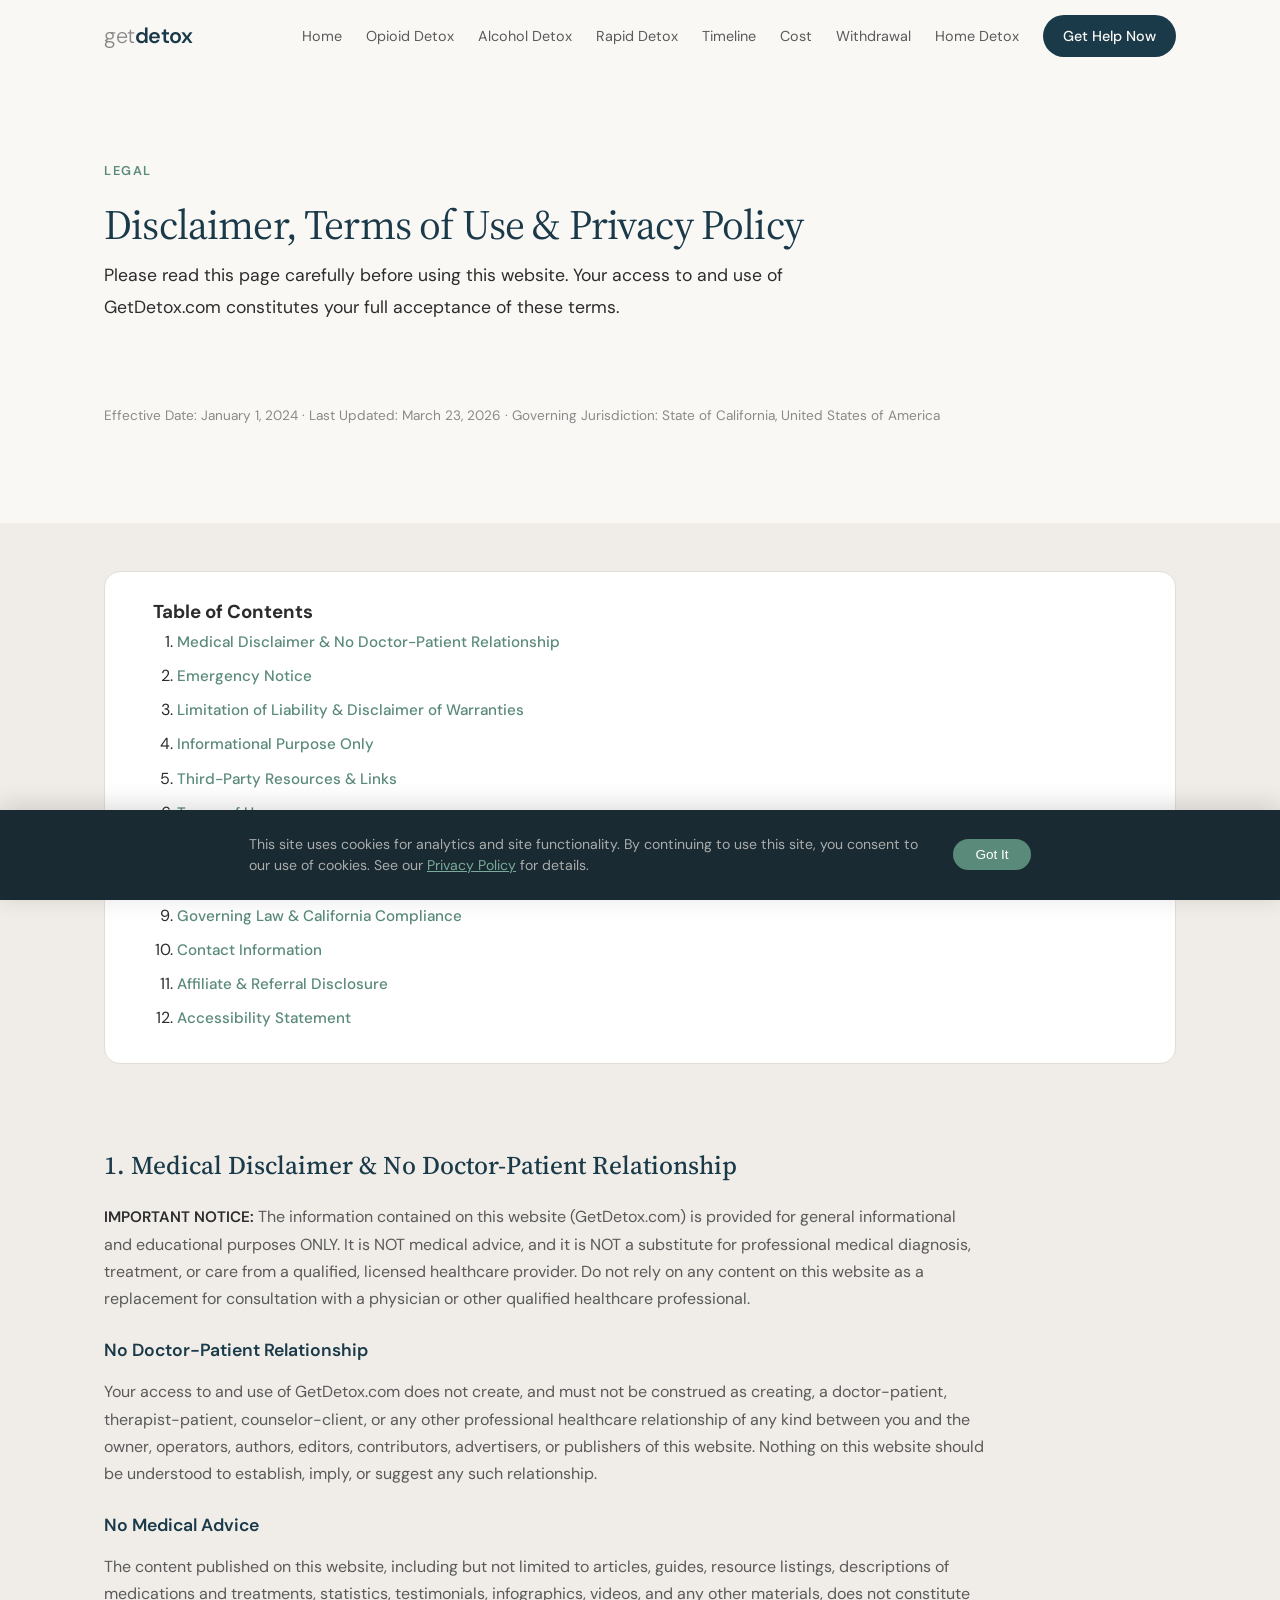
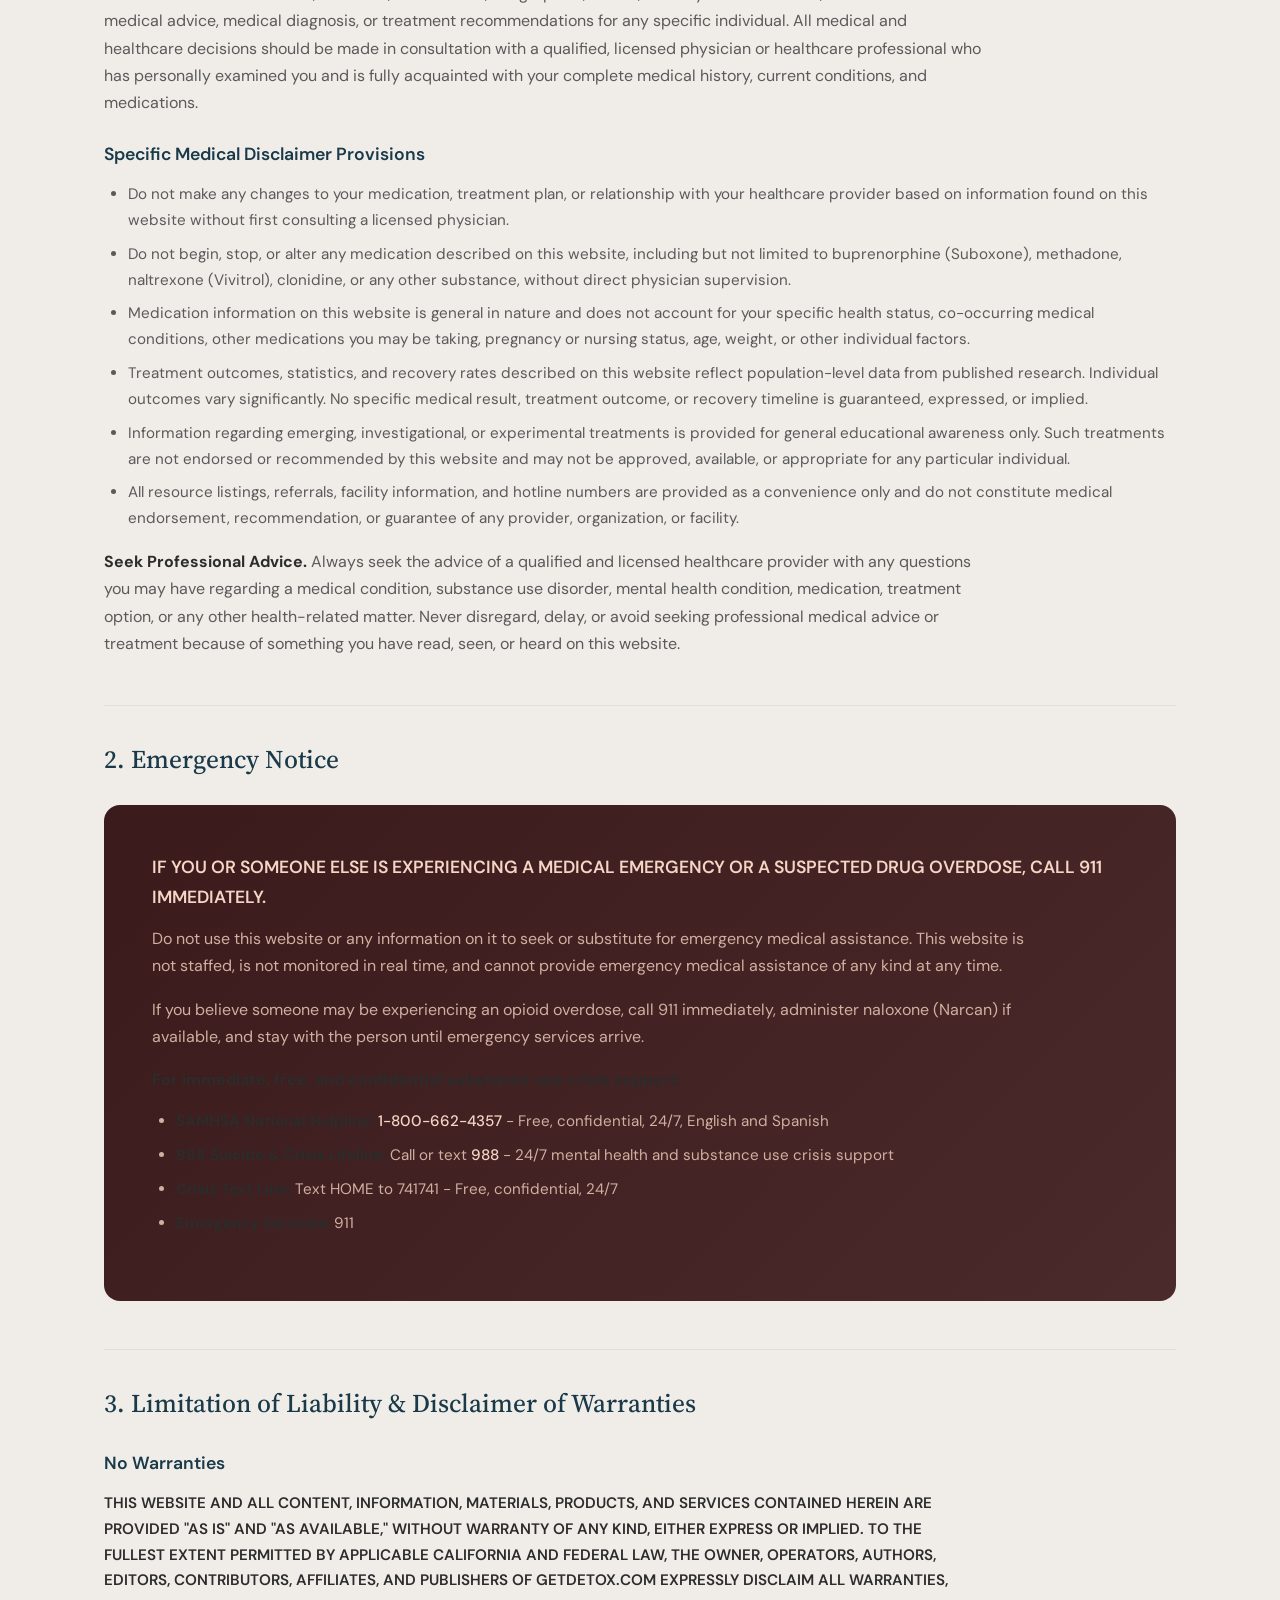
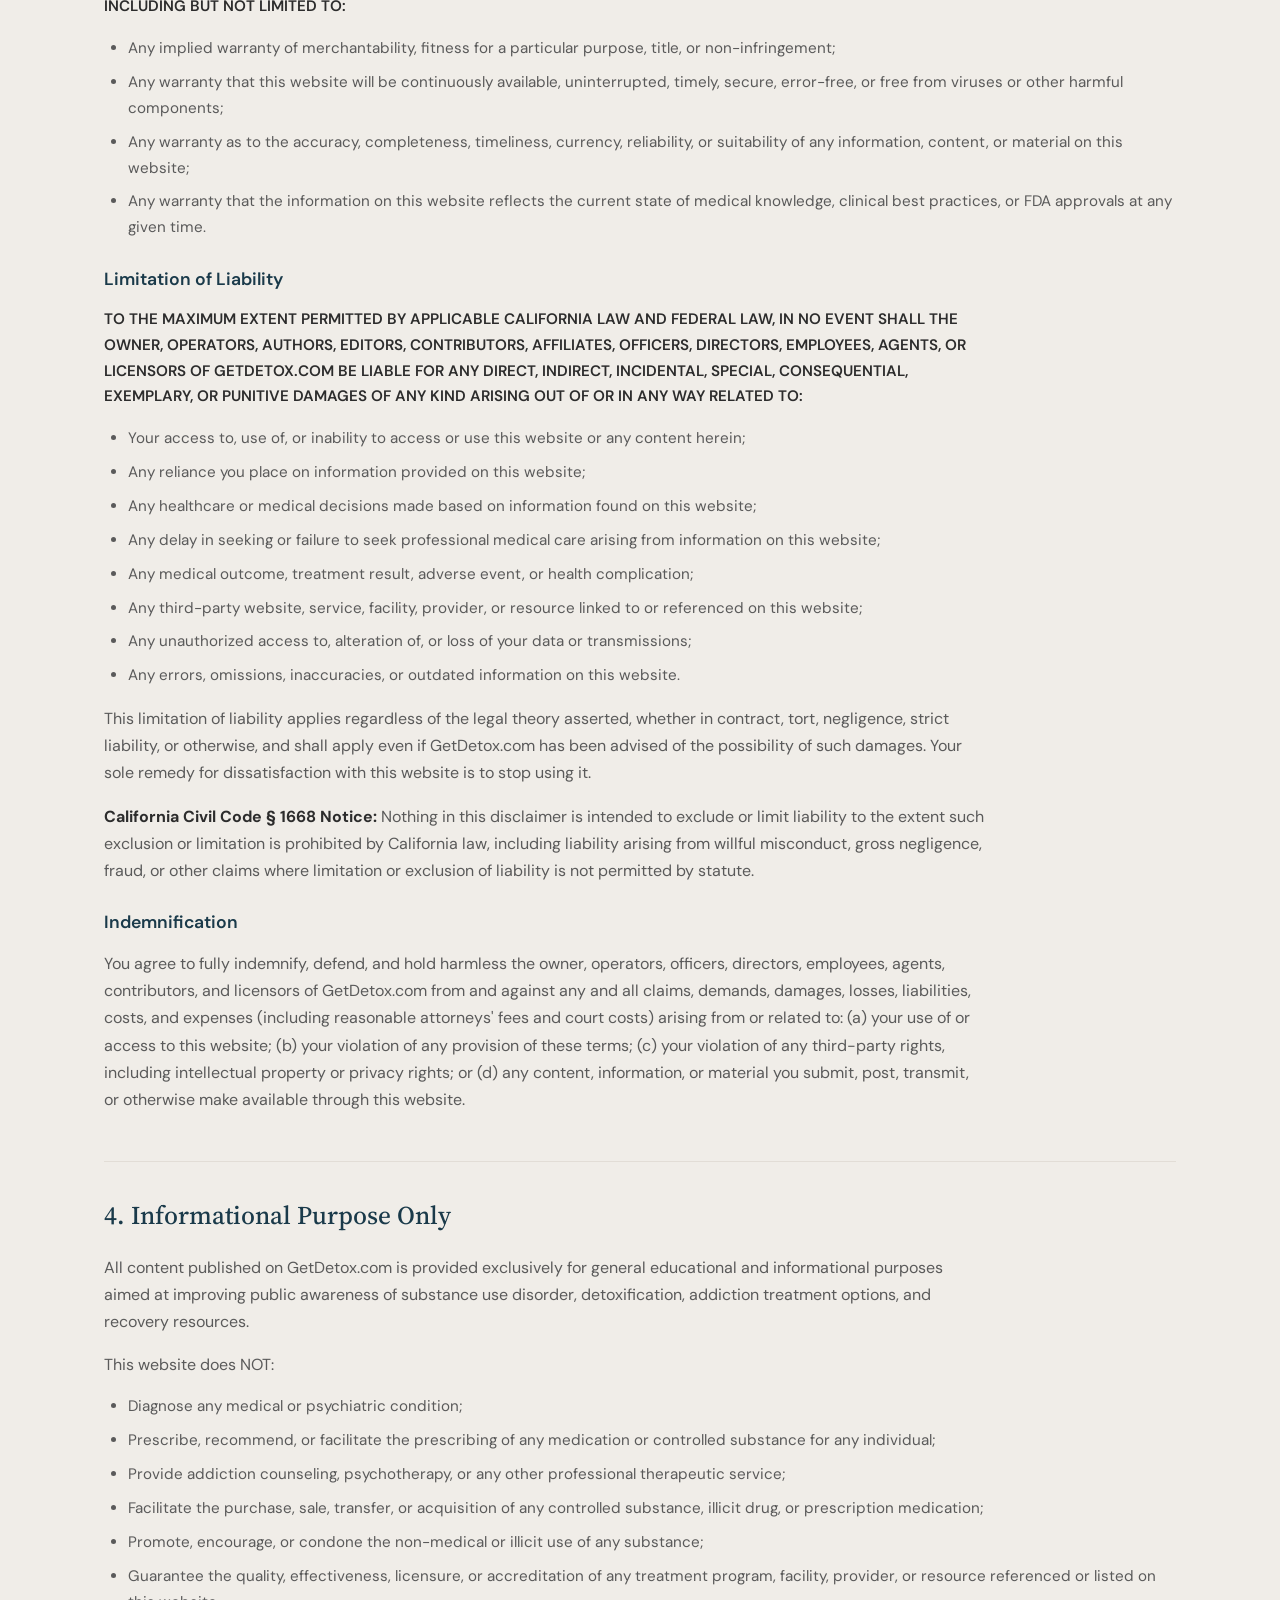
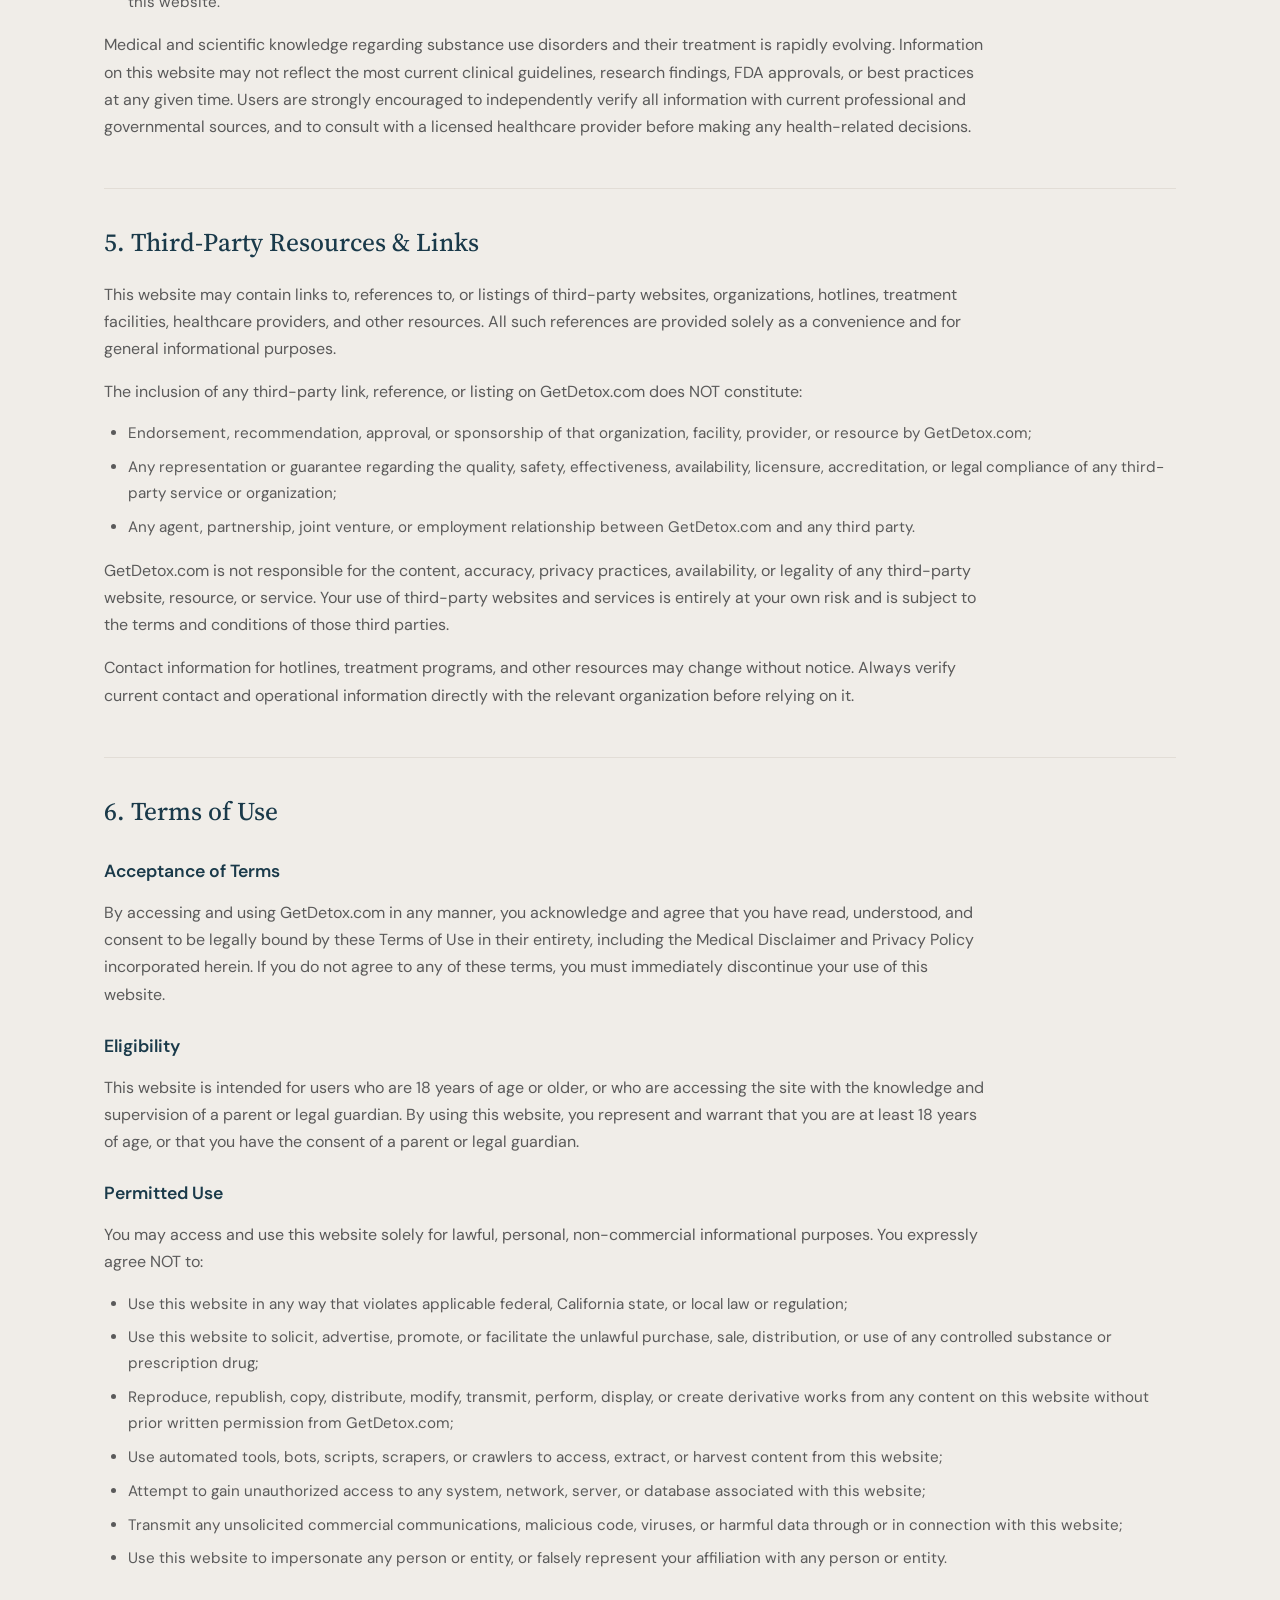
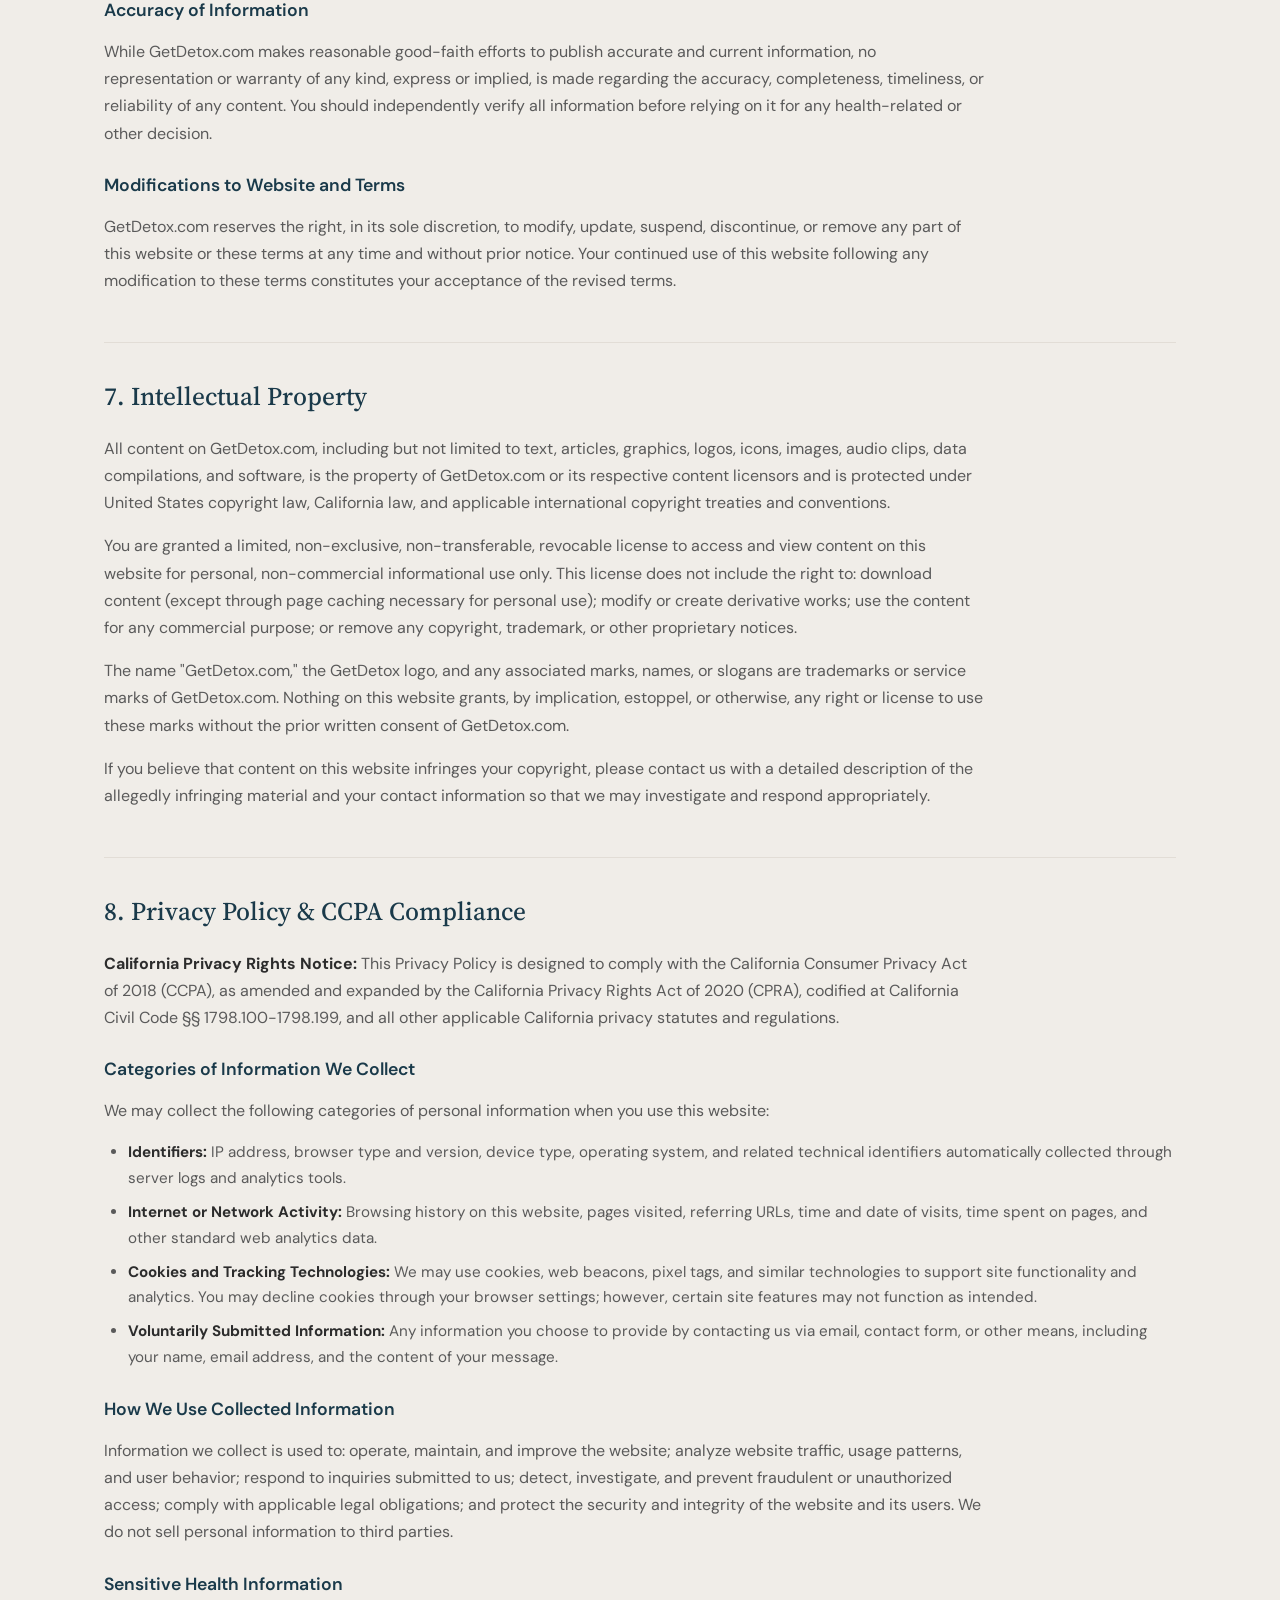
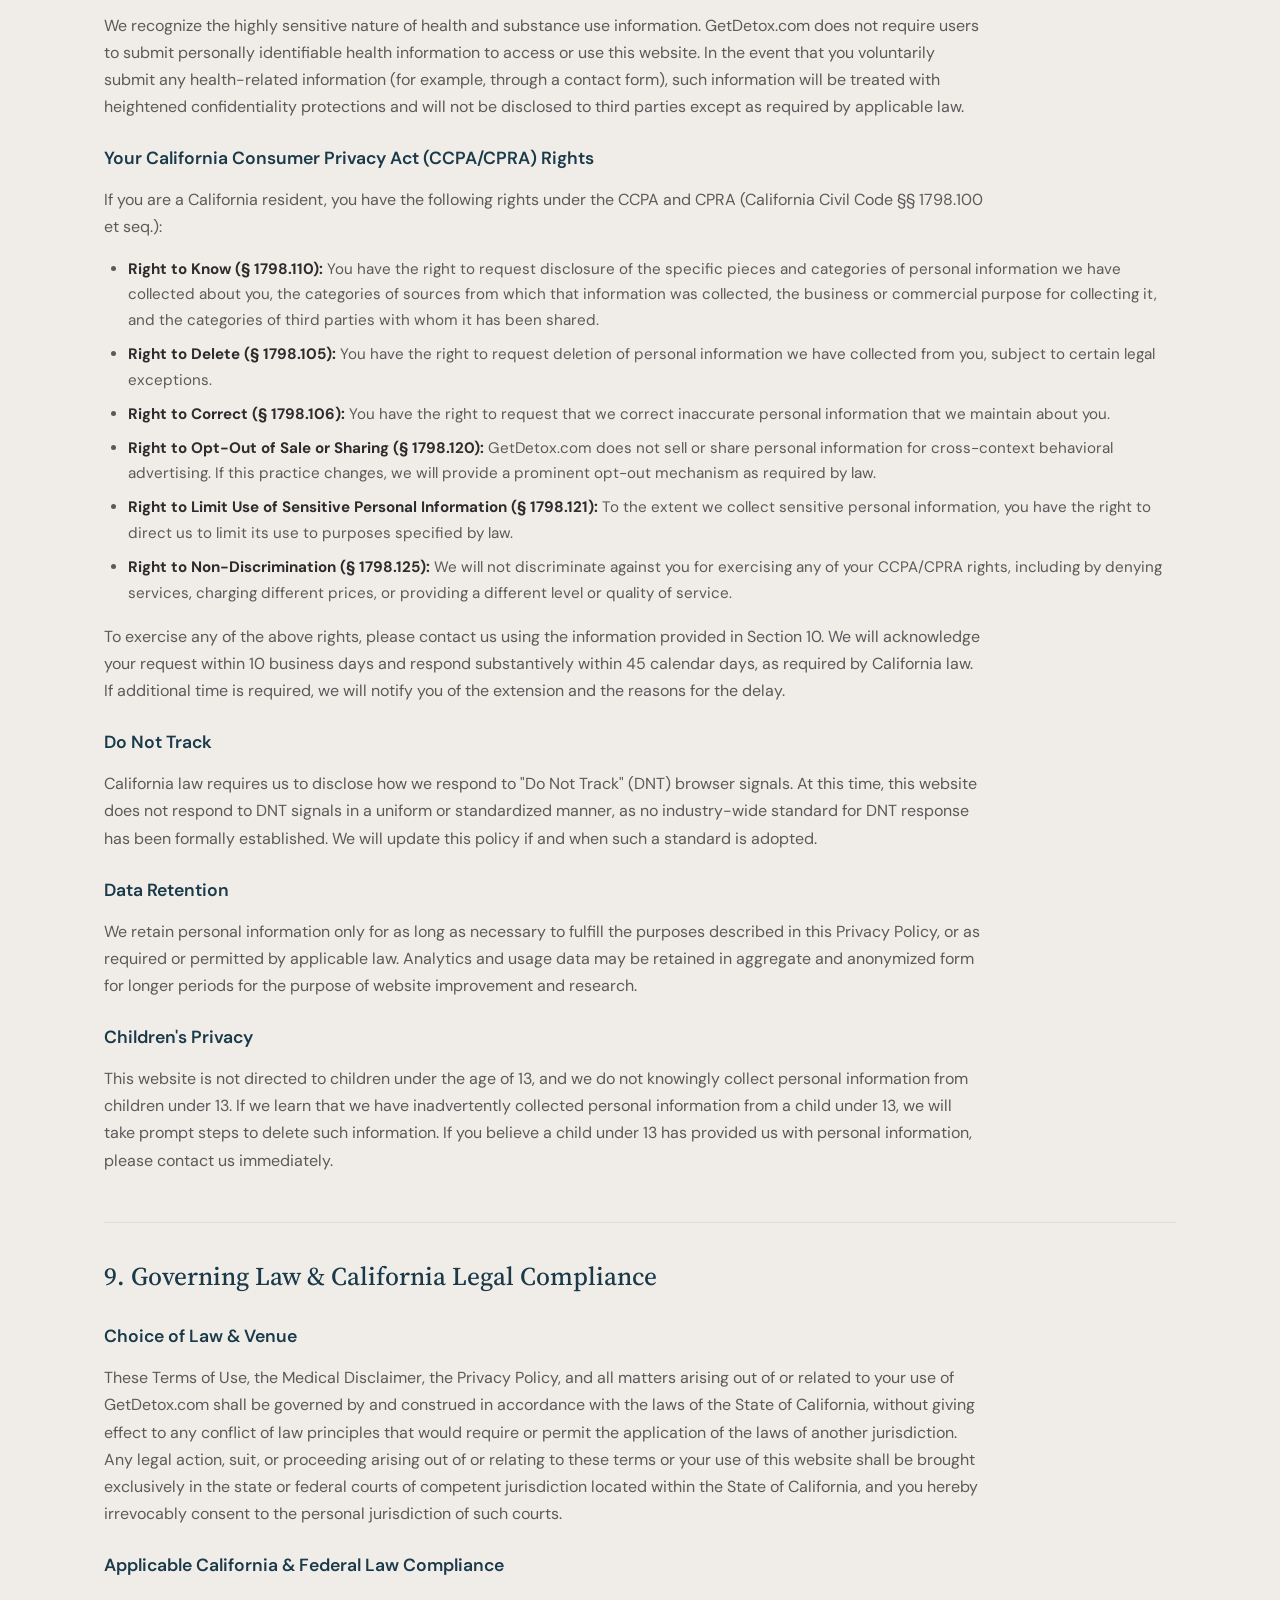
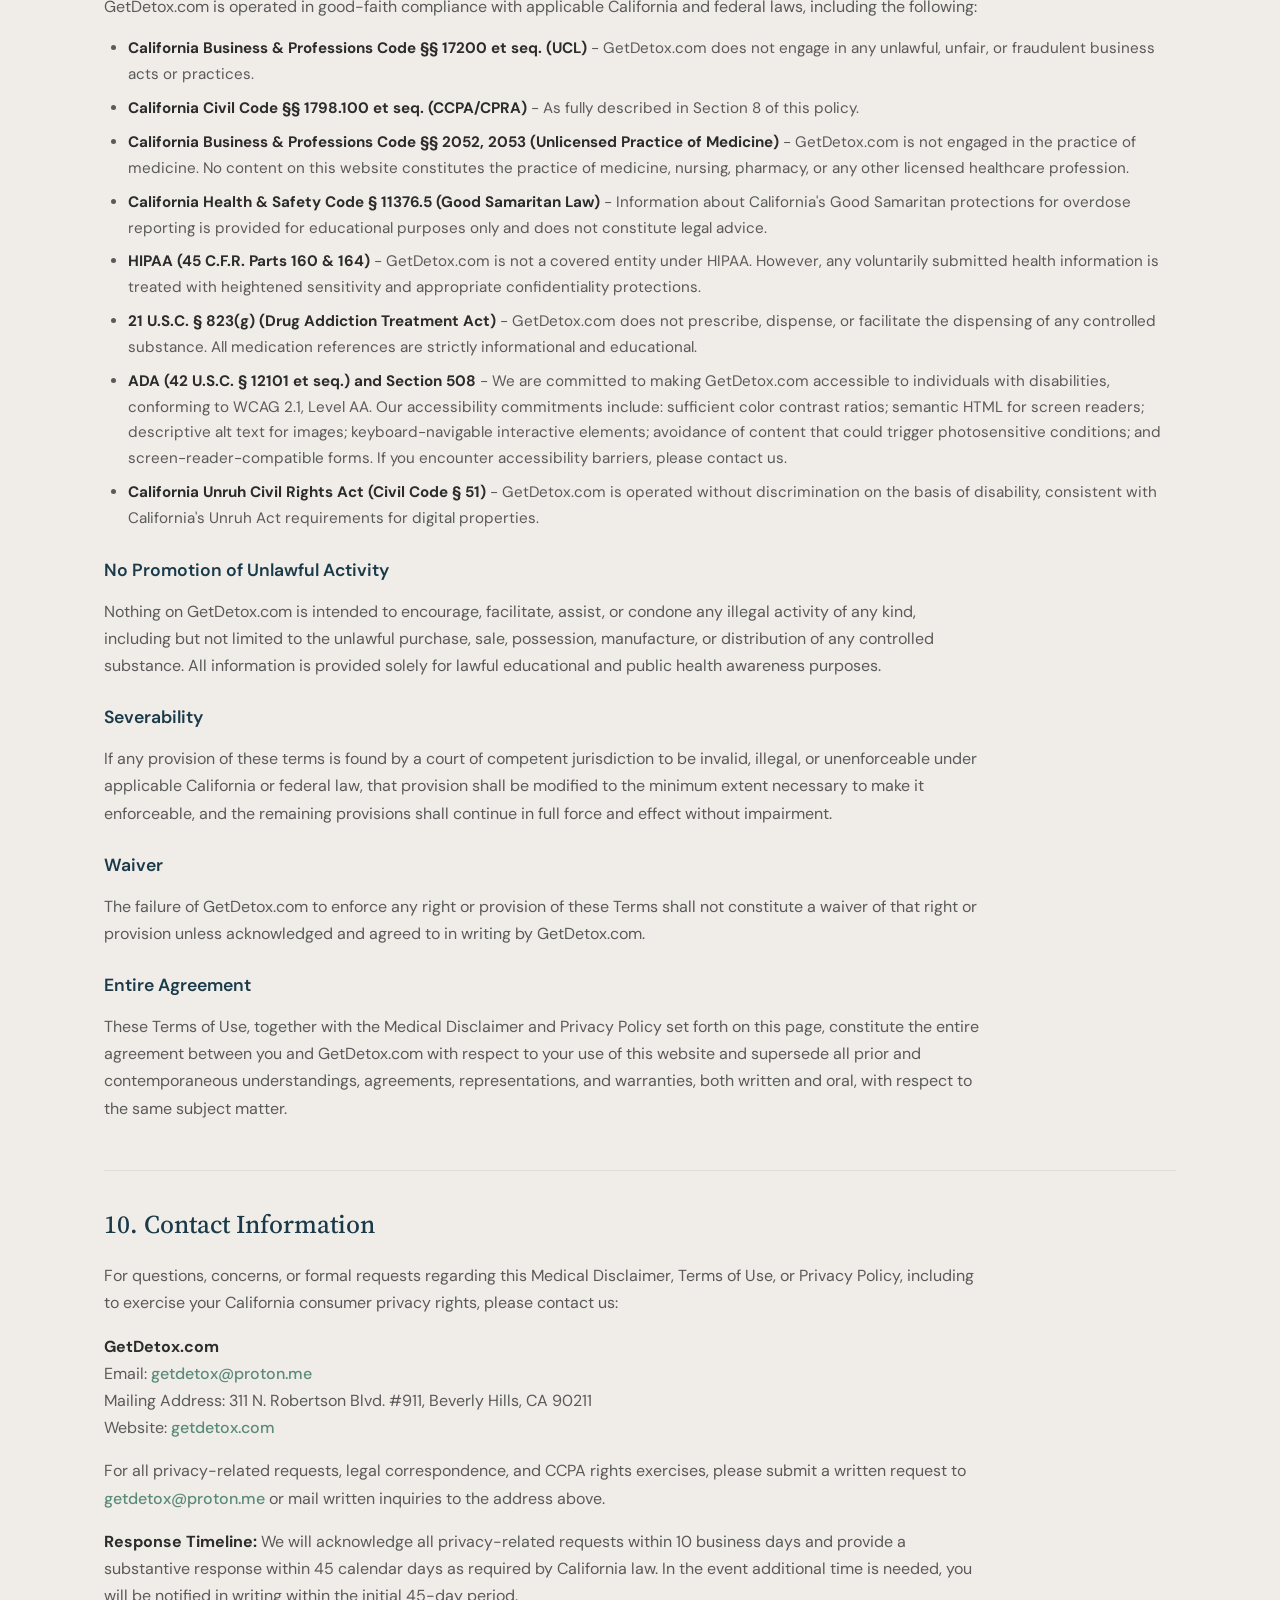
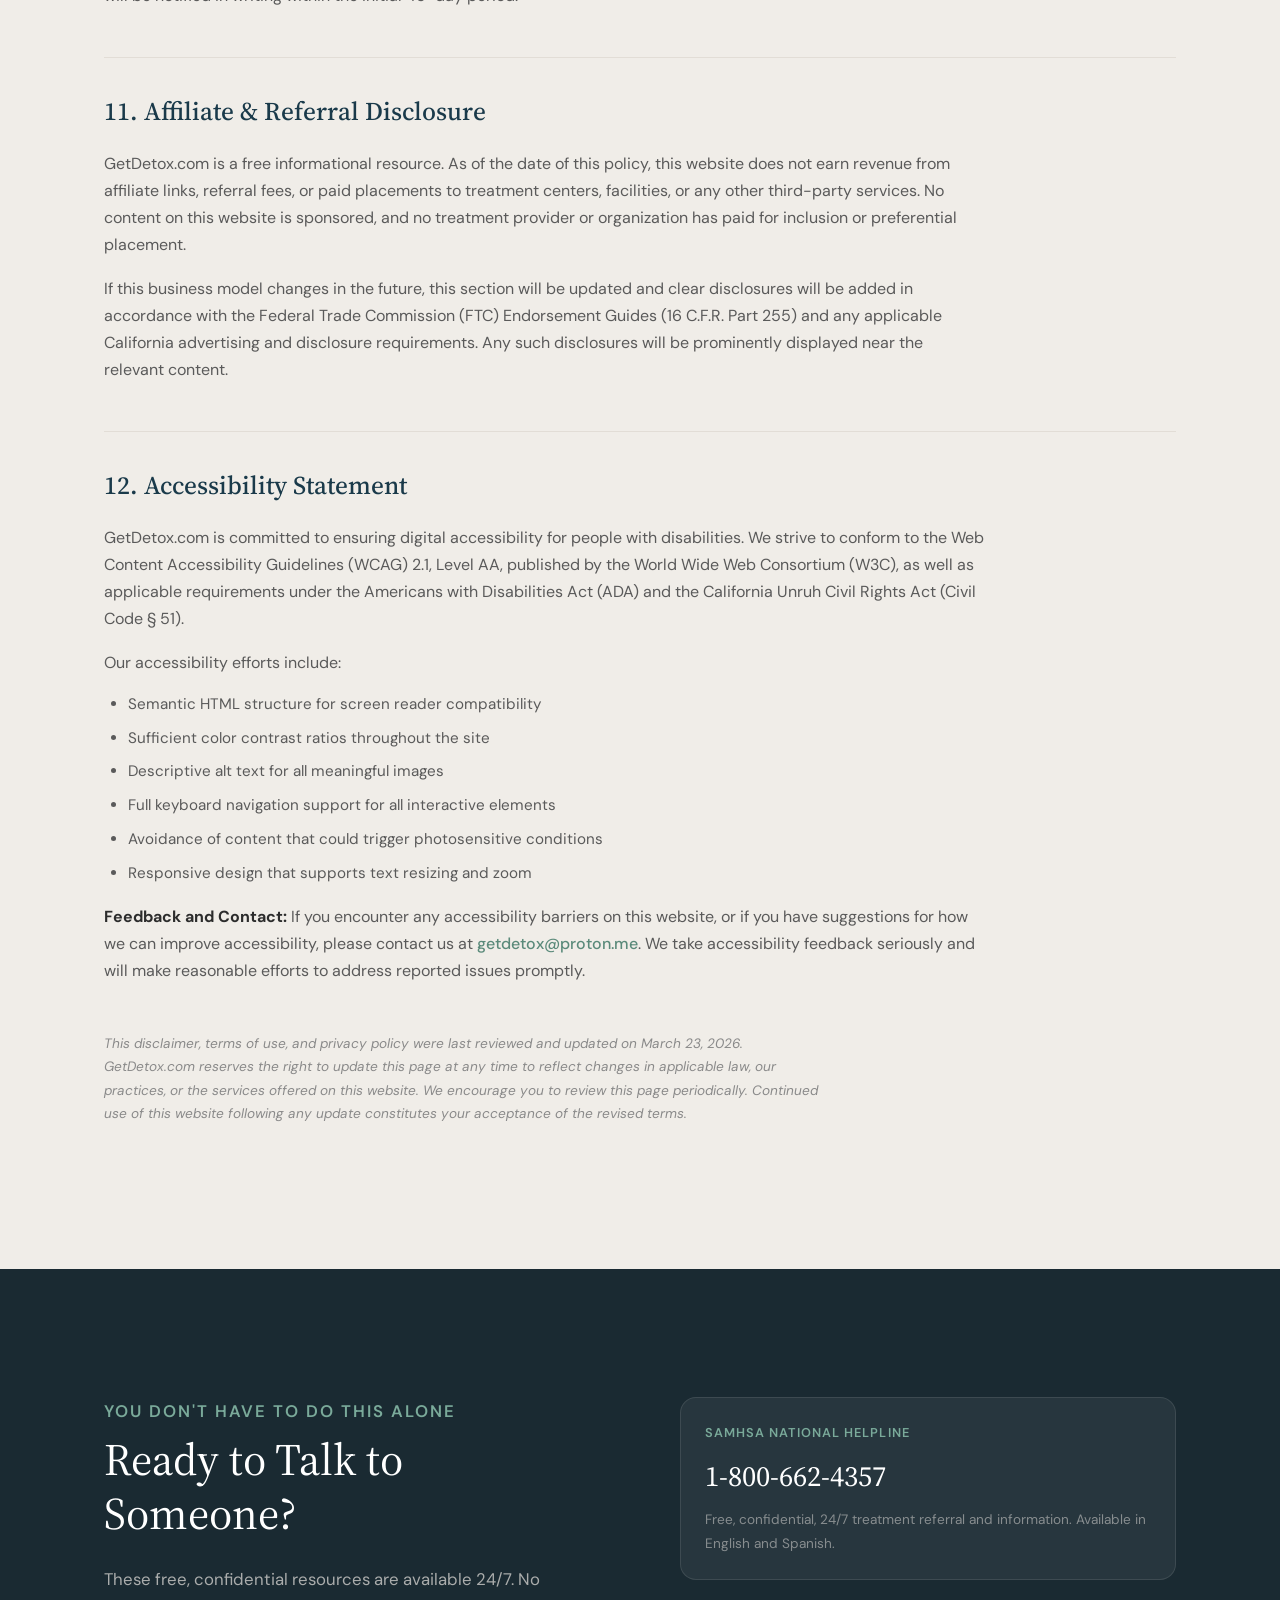
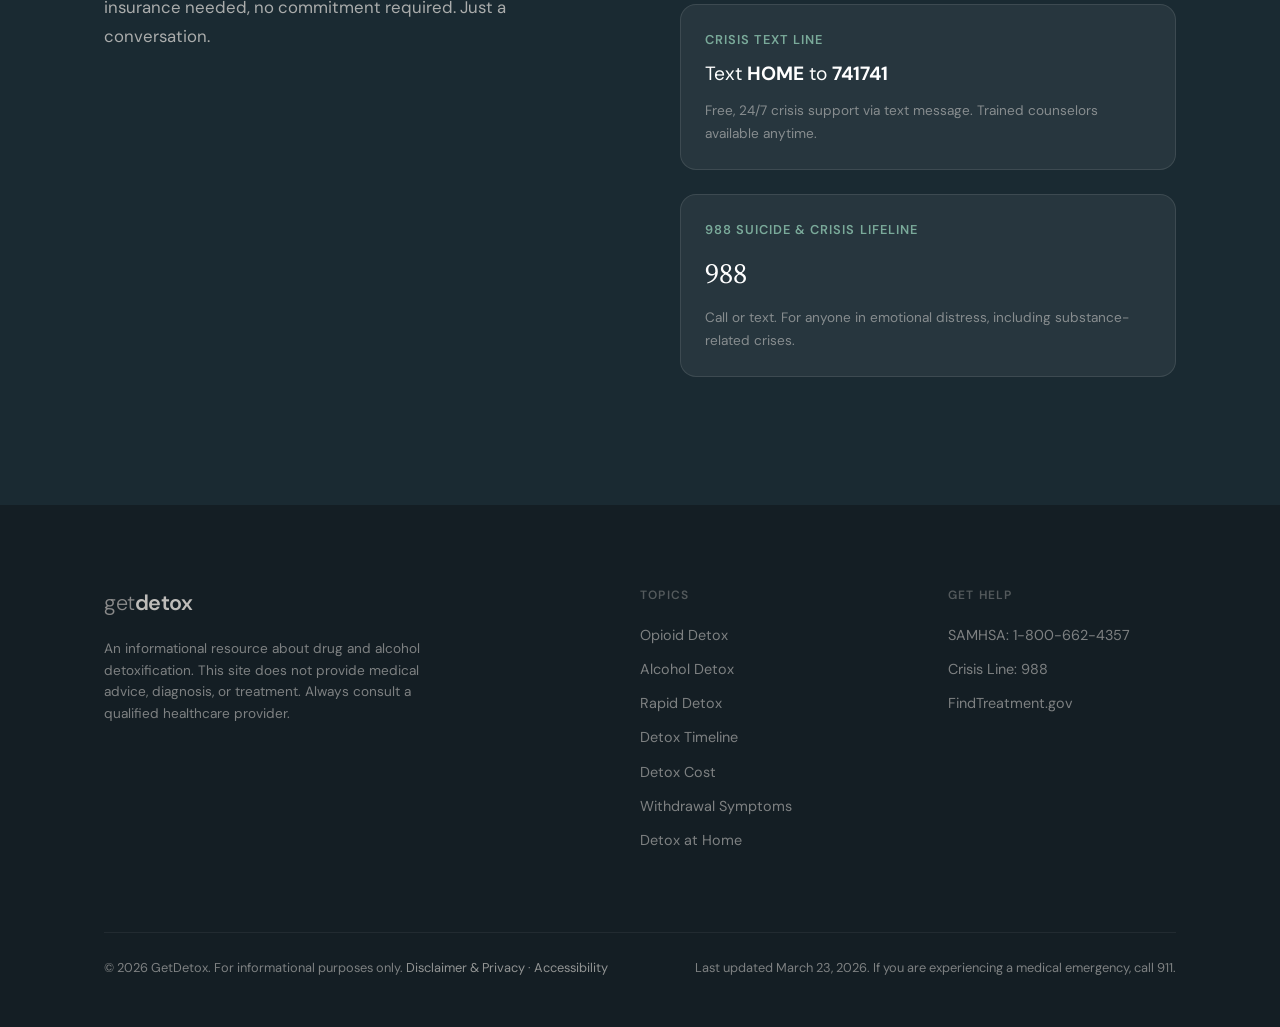
<file: GetDetox/Website/legal/index.html>
<!DOCTYPE html>
<html lang="en">
<head>
  <meta charset="UTF-8">
  <meta name="viewport" content="width=device-width, initial-scale=1.0">

  <!-- Primary SEO -->
  <title>Disclaimer, Terms of Use & Privacy Policy | GetDetox</title>
  <meta name="description" content="GetDetox.com legal disclaimer, terms of use, privacy policy, and CCPA compliance. Read before using the site.">
  <link rel="canonical" href="https://getdetox.com/legal/">
  <meta name="robots" content="noindex, follow">
  <meta name="author" content="GetDetox">
  <meta name="theme-color" content="#1a3a4a">

  <!-- Structured Data: BreadcrumbList -->
  <script type="application/ld+json">
  {
    "@context": "https://schema.org",
    "@type": "BreadcrumbList",
    "itemListElement": [
      { "@type": "ListItem", "position": 1, "name": "Home", "item": "https://getdetox.com/" },
      { "@type": "ListItem", "position": 2, "name": "Legal", "item": "https://getdetox.com/legal/" }
    ]
  }
  </script>

  <link rel="preconnect" href="https://fonts.googleapis.com">
  <link rel="preconnect" href="https://fonts.gstatic.com" crossorigin>
  <link href="https://fonts.googleapis.com/css2?family=DM+Sans:ital,opsz,wght@0,9..40,300..700;1,9..40,300..700&family=Source+Serif+4:ital,opsz,wght@0,8..60,300..700;1,8..60,300..700&display=swap" rel="stylesheet">
  <link rel="stylesheet" href="../styles.css">
  <style>
    .legal-body h2 { font-family: var(--font-display); font-size: 1.6rem; font-weight: 500; color: var(--color-primary); margin: 3rem 0 1rem; padding-top: 2rem; border-top: 1px solid var(--color-border); }
    .legal-body h2:first-child { border-top: none; padding-top: 0; margin-top: 0; }
    .legal-body h3 { font-size: 1.1rem; font-weight: 600; color: var(--color-primary); margin: 1.5rem 0 0.75rem; }
    .legal-body p { color: var(--color-text-light); margin-bottom: 1rem; max-width: 80ch; }
    .legal-body ul { margin-bottom: 1rem; padding-left: 1.5rem; }
    .legal-body ul li { color: var(--color-text-light); margin-bottom: 0.5rem; list-style: disc; font-size: 0.95rem; }
    .legal-body strong { color: var(--color-text); }
    .legal-body .legal-caps { text-transform: uppercase; font-weight: 600; font-size: 0.95rem; color: var(--color-text); }
    .legal-toc { background: var(--color-surface); border: 1px solid var(--color-border); border-radius: var(--radius-lg); padding: var(--space-md) var(--space-lg); margin-bottom: var(--space-xl); }
    .legal-toc h3 { margin-top: 0; }
    .legal-toc ol { padding-left: 1.5rem; }
    .legal-toc ol li { margin-bottom: 0.4rem; }
    .legal-toc ol li a { color: var(--color-accent); font-weight: 500; font-size: 0.95rem; }
    .legal-meta { font-size: 0.85rem; color: var(--color-text-muted); margin-bottom: var(--space-lg); }
    .legal-emergency { background: linear-gradient(135deg, #3a1a1a, #4a2a2a); border-radius: var(--radius-lg); padding: var(--space-lg); color: #f0d0c0; margin: var(--space-md) 0 var(--space-lg); }
    .legal-emergency h3 { color: #f5d5c5 !important; margin-top: 0 !important; }
    .legal-emergency p, .legal-emergency ul li { color: #d0b0a0; }
    .legal-emergency a { color: #f5d5c5; font-weight: 500; }
  </style>
</head>
<body>

  <!-- Navigation -->
  <nav class="nav" id="nav">
    <div class="nav-inner">
      <a href="/" class="nav-logo">get<span>detox</span></a>
      <button class="nav-toggle" id="navToggle" aria-label="Toggle menu">
        <span></span><span></span><span></span>
      </button>
      <div class="nav-links" id="navLinks">
        <a href="/">Home</a>
        <a href="/opioid-detox/">Opioid Detox</a>
        <a href="/alcohol-detox/">Alcohol Detox</a>
        <a href="/rapid-detox/">Rapid Detox</a>
        <a href="/detox-timeline/">Timeline</a>
        <a href="/detox-cost/">Cost</a>
        <a href="/withdrawal-symptoms/">Withdrawal</a>
        <a href="/detox-at-home/">Home Detox</a>
        <a href="#help" class="nav-cta">Get Help Now</a>
      </div>
    </div>
  </nav>

  <main>

  <!-- Page Header -->
  <section class="section" id="top" style="padding-top: 10rem; padding-bottom: var(--space-lg);">
    <div class="container">
      <div class="section-header">
        <p class="section-tag">Legal</p>
        <h1 style="font-family: var(--font-display); font-size: clamp(1.8rem, 4vw, 2.6rem); font-weight: 400; color: var(--color-primary); letter-spacing: -0.02em;">Disclaimer, Terms of Use &amp; Privacy Policy</h1>
        <p class="lead" style="max-width: 740px;">Please read this page carefully before using this website. Your access to and use of GetDetox.com constitutes your full acceptance of these terms.</p>
      </div>
      <p class="legal-meta">Effective Date: January 1, 2024 &middot; Last Updated: March 23, 2026 &middot; Governing Jurisdiction: State of California, United States of America</p>
    </div>
  </section>

  <!-- Legal Content -->
  <section class="section section-alt" style="padding-top: var(--space-lg);">
    <div class="container">

      <div class="legal-toc">
        <h3>Table of Contents</h3>
        <ol>
          <li><a href="#s1">Medical Disclaimer &amp; No Doctor-Patient Relationship</a></li>
          <li><a href="#s2">Emergency Notice</a></li>
          <li><a href="#s3">Limitation of Liability &amp; Disclaimer of Warranties</a></li>
          <li><a href="#s4">Informational Purpose Only</a></li>
          <li><a href="#s5">Third-Party Resources &amp; Links</a></li>
          <li><a href="#s6">Terms of Use</a></li>
          <li><a href="#s7">Intellectual Property</a></li>
          <li><a href="#s8">Privacy Policy &amp; CCPA Compliance</a></li>
          <li><a href="#s9">Governing Law &amp; California Compliance</a></li>
          <li><a href="#s10">Contact Information</a></li>
          <li><a href="#s11">Affiliate &amp; Referral Disclosure</a></li>
          <li><a href="#s12">Accessibility Statement</a></li>
        </ol>
      </div>

      <div class="legal-body">

        <!-- Section 1 -->
        <h2 id="s1">1. Medical Disclaimer &amp; No Doctor-Patient Relationship</h2>
        <p><strong class="legal-caps">IMPORTANT NOTICE:</strong> The information contained on this website (GetDetox.com) is provided for general informational and educational purposes ONLY. It is NOT medical advice, and it is NOT a substitute for professional medical diagnosis, treatment, or care from a qualified, licensed healthcare provider. Do not rely on any content on this website as a replacement for consultation with a physician or other qualified healthcare professional.</p>

        <h3>No Doctor-Patient Relationship</h3>
        <p>Your access to and use of GetDetox.com does not create, and must not be construed as creating, a doctor-patient, therapist-patient, counselor-client, or any other professional healthcare relationship of any kind between you and the owner, operators, authors, editors, contributors, advertisers, or publishers of this website. Nothing on this website should be understood to establish, imply, or suggest any such relationship.</p>

        <h3>No Medical Advice</h3>
        <p>The content published on this website, including but not limited to articles, guides, resource listings, descriptions of medications and treatments, statistics, testimonials, infographics, videos, and any other materials, does not constitute medical advice, medical diagnosis, or treatment recommendations for any specific individual. All medical and healthcare decisions should be made in consultation with a qualified, licensed physician or healthcare professional who has personally examined you and is fully acquainted with your complete medical history, current conditions, and medications.</p>

        <h3>Specific Medical Disclaimer Provisions</h3>
        <ul>
          <li>Do not make any changes to your medication, treatment plan, or relationship with your healthcare provider based on information found on this website without first consulting a licensed physician.</li>
          <li>Do not begin, stop, or alter any medication described on this website, including but not limited to buprenorphine (Suboxone), methadone, naltrexone (Vivitrol), clonidine, or any other substance, without direct physician supervision.</li>
          <li>Medication information on this website is general in nature and does not account for your specific health status, co-occurring medical conditions, other medications you may be taking, pregnancy or nursing status, age, weight, or other individual factors.</li>
          <li>Treatment outcomes, statistics, and recovery rates described on this website reflect population-level data from published research. Individual outcomes vary significantly. No specific medical result, treatment outcome, or recovery timeline is guaranteed, expressed, or implied.</li>
          <li>Information regarding emerging, investigational, or experimental treatments is provided for general educational awareness only. Such treatments are not endorsed or recommended by this website and may not be approved, available, or appropriate for any particular individual.</li>
          <li>All resource listings, referrals, facility information, and hotline numbers are provided as a convenience only and do not constitute medical endorsement, recommendation, or guarantee of any provider, organization, or facility.</li>
        </ul>

        <p><strong>Seek Professional Advice.</strong> Always seek the advice of a qualified and licensed healthcare provider with any questions you may have regarding a medical condition, substance use disorder, mental health condition, medication, treatment option, or any other health-related matter. Never disregard, delay, or avoid seeking professional medical advice or treatment because of something you have read, seen, or heard on this website.</p>

        <!-- Section 2 -->
        <h2 id="s2">2. Emergency Notice</h2>
        <div class="legal-emergency">
          <h3>IF YOU OR SOMEONE ELSE IS EXPERIENCING A MEDICAL EMERGENCY OR A SUSPECTED DRUG OVERDOSE, CALL 911 IMMEDIATELY.</h3>
          <p>Do not use this website or any information on it to seek or substitute for emergency medical assistance. This website is not staffed, is not monitored in real time, and cannot provide emergency medical assistance of any kind at any time.</p>
          <p>If you believe someone may be experiencing an opioid overdose, call 911 immediately, administer naloxone (Narcan) if available, and stay with the person until emergency services arrive.</p>
          <p><strong>For immediate, free, and confidential substance use crisis support:</strong></p>
          <ul>
            <li><strong>SAMHSA National Helpline:</strong> <a href="tel:18006624357">1-800-662-4357</a> - Free, confidential, 24/7, English and Spanish</li>
            <li><strong>988 Suicide &amp; Crisis Lifeline:</strong> Call or text <a href="tel:988">988</a> - 24/7 mental health and substance use crisis support</li>
            <li><strong>Crisis Text Line:</strong> Text HOME to 741741 - Free, confidential, 24/7</li>
            <li><strong>Emergency Services:</strong> 911</li>
          </ul>
        </div>

        <!-- Section 3 -->
        <h2 id="s3">3. Limitation of Liability &amp; Disclaimer of Warranties</h2>
        <h3>No Warranties</h3>
        <p class="legal-caps">THIS WEBSITE AND ALL CONTENT, INFORMATION, MATERIALS, PRODUCTS, AND SERVICES CONTAINED HEREIN ARE PROVIDED "AS IS" AND "AS AVAILABLE," WITHOUT WARRANTY OF ANY KIND, EITHER EXPRESS OR IMPLIED. TO THE FULLEST EXTENT PERMITTED BY APPLICABLE CALIFORNIA AND FEDERAL LAW, THE OWNER, OPERATORS, AUTHORS, EDITORS, CONTRIBUTORS, AFFILIATES, AND PUBLISHERS OF GETDETOX.COM EXPRESSLY DISCLAIM ALL WARRANTIES, INCLUDING BUT NOT LIMITED TO:</p>
        <ul>
          <li>Any implied warranty of merchantability, fitness for a particular purpose, title, or non-infringement;</li>
          <li>Any warranty that this website will be continuously available, uninterrupted, timely, secure, error-free, or free from viruses or other harmful components;</li>
          <li>Any warranty as to the accuracy, completeness, timeliness, currency, reliability, or suitability of any information, content, or material on this website;</li>
          <li>Any warranty that the information on this website reflects the current state of medical knowledge, clinical best practices, or FDA approvals at any given time.</li>
        </ul>

        <h3>Limitation of Liability</h3>
        <p class="legal-caps">TO THE MAXIMUM EXTENT PERMITTED BY APPLICABLE CALIFORNIA LAW AND FEDERAL LAW, IN NO EVENT SHALL THE OWNER, OPERATORS, AUTHORS, EDITORS, CONTRIBUTORS, AFFILIATES, OFFICERS, DIRECTORS, EMPLOYEES, AGENTS, OR LICENSORS OF GETDETOX.COM BE LIABLE FOR ANY DIRECT, INDIRECT, INCIDENTAL, SPECIAL, CONSEQUENTIAL, EXEMPLARY, OR PUNITIVE DAMAGES OF ANY KIND ARISING OUT OF OR IN ANY WAY RELATED TO:</p>
        <ul>
          <li>Your access to, use of, or inability to access or use this website or any content herein;</li>
          <li>Any reliance you place on information provided on this website;</li>
          <li>Any healthcare or medical decisions made based on information found on this website;</li>
          <li>Any delay in seeking or failure to seek professional medical care arising from information on this website;</li>
          <li>Any medical outcome, treatment result, adverse event, or health complication;</li>
          <li>Any third-party website, service, facility, provider, or resource linked to or referenced on this website;</li>
          <li>Any unauthorized access to, alteration of, or loss of your data or transmissions;</li>
          <li>Any errors, omissions, inaccuracies, or outdated information on this website.</li>
        </ul>
        <p>This limitation of liability applies regardless of the legal theory asserted, whether in contract, tort, negligence, strict liability, or otherwise, and shall apply even if GetDetox.com has been advised of the possibility of such damages. Your sole remedy for dissatisfaction with this website is to stop using it.</p>
        <p><strong>California Civil Code &sect; 1668 Notice:</strong> Nothing in this disclaimer is intended to exclude or limit liability to the extent such exclusion or limitation is prohibited by California law, including liability arising from willful misconduct, gross negligence, fraud, or other claims where limitation or exclusion of liability is not permitted by statute.</p>

        <h3>Indemnification</h3>
        <p>You agree to fully indemnify, defend, and hold harmless the owner, operators, officers, directors, employees, agents, contributors, and licensors of GetDetox.com from and against any and all claims, demands, damages, losses, liabilities, costs, and expenses (including reasonable attorneys' fees and court costs) arising from or related to: (a) your use of or access to this website; (b) your violation of any provision of these terms; (c) your violation of any third-party rights, including intellectual property or privacy rights; or (d) any content, information, or material you submit, post, transmit, or otherwise make available through this website.</p>

        <!-- Section 4 -->
        <h2 id="s4">4. Informational Purpose Only</h2>
        <p>All content published on GetDetox.com is provided exclusively for general educational and informational purposes aimed at improving public awareness of substance use disorder, detoxification, addiction treatment options, and recovery resources.</p>
        <p>This website does NOT:</p>
        <ul>
          <li>Diagnose any medical or psychiatric condition;</li>
          <li>Prescribe, recommend, or facilitate the prescribing of any medication or controlled substance for any individual;</li>
          <li>Provide addiction counseling, psychotherapy, or any other professional therapeutic service;</li>
          <li>Facilitate the purchase, sale, transfer, or acquisition of any controlled substance, illicit drug, or prescription medication;</li>
          <li>Promote, encourage, or condone the non-medical or illicit use of any substance;</li>
          <li>Guarantee the quality, effectiveness, licensure, or accreditation of any treatment program, facility, provider, or resource referenced or listed on this website.</li>
        </ul>
        <p>Medical and scientific knowledge regarding substance use disorders and their treatment is rapidly evolving. Information on this website may not reflect the most current clinical guidelines, research findings, FDA approvals, or best practices at any given time. Users are strongly encouraged to independently verify all information with current professional and governmental sources, and to consult with a licensed healthcare provider before making any health-related decisions.</p>

        <!-- Section 5 -->
        <h2 id="s5">5. Third-Party Resources &amp; Links</h2>
        <p>This website may contain links to, references to, or listings of third-party websites, organizations, hotlines, treatment facilities, healthcare providers, and other resources. All such references are provided solely as a convenience and for general informational purposes.</p>
        <p>The inclusion of any third-party link, reference, or listing on GetDetox.com does NOT constitute:</p>
        <ul>
          <li>Endorsement, recommendation, approval, or sponsorship of that organization, facility, provider, or resource by GetDetox.com;</li>
          <li>Any representation or guarantee regarding the quality, safety, effectiveness, availability, licensure, accreditation, or legal compliance of any third-party service or organization;</li>
          <li>Any agent, partnership, joint venture, or employment relationship between GetDetox.com and any third party.</li>
        </ul>
        <p>GetDetox.com is not responsible for the content, accuracy, privacy practices, availability, or legality of any third-party website, resource, or service. Your use of third-party websites and services is entirely at your own risk and is subject to the terms and conditions of those third parties.</p>
        <p>Contact information for hotlines, treatment programs, and other resources may change without notice. Always verify current contact and operational information directly with the relevant organization before relying on it.</p>

        <!-- Section 6 -->
        <h2 id="s6">6. Terms of Use</h2>
        <h3>Acceptance of Terms</h3>
        <p>By accessing and using GetDetox.com in any manner, you acknowledge and agree that you have read, understood, and consent to be legally bound by these Terms of Use in their entirety, including the Medical Disclaimer and Privacy Policy incorporated herein. If you do not agree to any of these terms, you must immediately discontinue your use of this website.</p>

        <h3>Eligibility</h3>
        <p>This website is intended for users who are 18 years of age or older, or who are accessing the site with the knowledge and supervision of a parent or legal guardian. By using this website, you represent and warrant that you are at least 18 years of age, or that you have the consent of a parent or legal guardian.</p>

        <h3>Permitted Use</h3>
        <p>You may access and use this website solely for lawful, personal, non-commercial informational purposes. You expressly agree NOT to:</p>
        <ul>
          <li>Use this website in any way that violates applicable federal, California state, or local law or regulation;</li>
          <li>Use this website to solicit, advertise, promote, or facilitate the unlawful purchase, sale, distribution, or use of any controlled substance or prescription drug;</li>
          <li>Reproduce, republish, copy, distribute, modify, transmit, perform, display, or create derivative works from any content on this website without prior written permission from GetDetox.com;</li>
          <li>Use automated tools, bots, scripts, scrapers, or crawlers to access, extract, or harvest content from this website;</li>
          <li>Attempt to gain unauthorized access to any system, network, server, or database associated with this website;</li>
          <li>Transmit any unsolicited commercial communications, malicious code, viruses, or harmful data through or in connection with this website;</li>
          <li>Use this website to impersonate any person or entity, or falsely represent your affiliation with any person or entity.</li>
        </ul>

        <h3>Accuracy of Information</h3>
        <p>While GetDetox.com makes reasonable good-faith efforts to publish accurate and current information, no representation or warranty of any kind, express or implied, is made regarding the accuracy, completeness, timeliness, or reliability of any content. You should independently verify all information before relying on it for any health-related or other decision.</p>

        <h3>Modifications to Website and Terms</h3>
        <p>GetDetox.com reserves the right, in its sole discretion, to modify, update, suspend, discontinue, or remove any part of this website or these terms at any time and without prior notice. Your continued use of this website following any modification to these terms constitutes your acceptance of the revised terms.</p>

        <!-- Section 7 -->
        <h2 id="s7">7. Intellectual Property</h2>
        <p>All content on GetDetox.com, including but not limited to text, articles, graphics, logos, icons, images, audio clips, data compilations, and software, is the property of GetDetox.com or its respective content licensors and is protected under United States copyright law, California law, and applicable international copyright treaties and conventions.</p>
        <p>You are granted a limited, non-exclusive, non-transferable, revocable license to access and view content on this website for personal, non-commercial informational use only. This license does not include the right to: download content (except through page caching necessary for personal use); modify or create derivative works; use the content for any commercial purpose; or remove any copyright, trademark, or other proprietary notices.</p>
        <p>The name "GetDetox.com," the GetDetox logo, and any associated marks, names, or slogans are trademarks or service marks of GetDetox.com. Nothing on this website grants, by implication, estoppel, or otherwise, any right or license to use these marks without the prior written consent of GetDetox.com.</p>
        <p>If you believe that content on this website infringes your copyright, please contact us with a detailed description of the allegedly infringing material and your contact information so that we may investigate and respond appropriately.</p>

        <!-- Section 8 -->
        <h2 id="s8">8. Privacy Policy &amp; CCPA Compliance</h2>
        <p><strong>California Privacy Rights Notice:</strong> This Privacy Policy is designed to comply with the California Consumer Privacy Act of 2018 (CCPA), as amended and expanded by the California Privacy Rights Act of 2020 (CPRA), codified at California Civil Code &sect;&sect; 1798.100-1798.199, and all other applicable California privacy statutes and regulations.</p>

        <h3>Categories of Information We Collect</h3>
        <p>We may collect the following categories of personal information when you use this website:</p>
        <ul>
          <li><strong>Identifiers:</strong> IP address, browser type and version, device type, operating system, and related technical identifiers automatically collected through server logs and analytics tools.</li>
          <li><strong>Internet or Network Activity:</strong> Browsing history on this website, pages visited, referring URLs, time and date of visits, time spent on pages, and other standard web analytics data.</li>
          <li><strong>Cookies and Tracking Technologies:</strong> We may use cookies, web beacons, pixel tags, and similar technologies to support site functionality and analytics. You may decline cookies through your browser settings; however, certain site features may not function as intended.</li>
          <li><strong>Voluntarily Submitted Information:</strong> Any information you choose to provide by contacting us via email, contact form, or other means, including your name, email address, and the content of your message.</li>
        </ul>

        <h3>How We Use Collected Information</h3>
        <p>Information we collect is used to: operate, maintain, and improve the website; analyze website traffic, usage patterns, and user behavior; respond to inquiries submitted to us; detect, investigate, and prevent fraudulent or unauthorized access; comply with applicable legal obligations; and protect the security and integrity of the website and its users. We do not sell personal information to third parties.</p>

        <h3>Sensitive Health Information</h3>
        <p>We recognize the highly sensitive nature of health and substance use information. GetDetox.com does not require users to submit personally identifiable health information to access or use this website. In the event that you voluntarily submit any health-related information (for example, through a contact form), such information will be treated with heightened confidentiality protections and will not be disclosed to third parties except as required by applicable law.</p>

        <h3>Your California Consumer Privacy Act (CCPA/CPRA) Rights</h3>
        <p>If you are a California resident, you have the following rights under the CCPA and CPRA (California Civil Code &sect;&sect; 1798.100 et seq.):</p>
        <ul>
          <li><strong>Right to Know (&sect; 1798.110):</strong> You have the right to request disclosure of the specific pieces and categories of personal information we have collected about you, the categories of sources from which that information was collected, the business or commercial purpose for collecting it, and the categories of third parties with whom it has been shared.</li>
          <li><strong>Right to Delete (&sect; 1798.105):</strong> You have the right to request deletion of personal information we have collected from you, subject to certain legal exceptions.</li>
          <li><strong>Right to Correct (&sect; 1798.106):</strong> You have the right to request that we correct inaccurate personal information that we maintain about you.</li>
          <li><strong>Right to Opt-Out of Sale or Sharing (&sect; 1798.120):</strong> GetDetox.com does not sell or share personal information for cross-context behavioral advertising. If this practice changes, we will provide a prominent opt-out mechanism as required by law.</li>
          <li><strong>Right to Limit Use of Sensitive Personal Information (&sect; 1798.121):</strong> To the extent we collect sensitive personal information, you have the right to direct us to limit its use to purposes specified by law.</li>
          <li><strong>Right to Non-Discrimination (&sect; 1798.125):</strong> We will not discriminate against you for exercising any of your CCPA/CPRA rights, including by denying services, charging different prices, or providing a different level or quality of service.</li>
        </ul>
        <p>To exercise any of the above rights, please contact us using the information provided in Section 10. We will acknowledge your request within 10 business days and respond substantively within 45 calendar days, as required by California law. If additional time is required, we will notify you of the extension and the reasons for the delay.</p>

        <h3>Do Not Track</h3>
        <p>California law requires us to disclose how we respond to "Do Not Track" (DNT) browser signals. At this time, this website does not respond to DNT signals in a uniform or standardized manner, as no industry-wide standard for DNT response has been formally established. We will update this policy if and when such a standard is adopted.</p>

        <h3>Data Retention</h3>
        <p>We retain personal information only for as long as necessary to fulfill the purposes described in this Privacy Policy, or as required or permitted by applicable law. Analytics and usage data may be retained in aggregate and anonymized form for longer periods for the purpose of website improvement and research.</p>

        <h3>Children's Privacy</h3>
        <p>This website is not directed to children under the age of 13, and we do not knowingly collect personal information from children under 13. If we learn that we have inadvertently collected personal information from a child under 13, we will take prompt steps to delete such information. If you believe a child under 13 has provided us with personal information, please contact us immediately.</p>

        <!-- Section 9 -->
        <h2 id="s9">9. Governing Law &amp; California Legal Compliance</h2>
        <h3>Choice of Law &amp; Venue</h3>
        <p>These Terms of Use, the Medical Disclaimer, the Privacy Policy, and all matters arising out of or related to your use of GetDetox.com shall be governed by and construed in accordance with the laws of the State of California, without giving effect to any conflict of law principles that would require or permit the application of the laws of another jurisdiction. Any legal action, suit, or proceeding arising out of or relating to these terms or your use of this website shall be brought exclusively in the state or federal courts of competent jurisdiction located within the State of California, and you hereby irrevocably consent to the personal jurisdiction of such courts.</p>

        <h3>Applicable California &amp; Federal Law Compliance</h3>
        <p>GetDetox.com is operated in good-faith compliance with applicable California and federal laws, including the following:</p>
        <ul>
          <li><strong>California Business &amp; Professions Code &sect;&sect; 17200 et seq. (UCL)</strong> - GetDetox.com does not engage in any unlawful, unfair, or fraudulent business acts or practices.</li>
          <li><strong>California Civil Code &sect;&sect; 1798.100 et seq. (CCPA/CPRA)</strong> - As fully described in Section 8 of this policy.</li>
          <li><strong>California Business &amp; Professions Code &sect;&sect; 2052, 2053 (Unlicensed Practice of Medicine)</strong> - GetDetox.com is not engaged in the practice of medicine. No content on this website constitutes the practice of medicine, nursing, pharmacy, or any other licensed healthcare profession.</li>
          <li><strong>California Health &amp; Safety Code &sect; 11376.5 (Good Samaritan Law)</strong> - Information about California's Good Samaritan protections for overdose reporting is provided for educational purposes only and does not constitute legal advice.</li>
          <li><strong>HIPAA (45 C.F.R. Parts 160 &amp; 164)</strong> - GetDetox.com is not a covered entity under HIPAA. However, any voluntarily submitted health information is treated with heightened sensitivity and appropriate confidentiality protections.</li>
          <li><strong>21 U.S.C. &sect; 823(g) (Drug Addiction Treatment Act)</strong> - GetDetox.com does not prescribe, dispense, or facilitate the dispensing of any controlled substance. All medication references are strictly informational and educational.</li>
          <li><strong>ADA (42 U.S.C. &sect; 12101 et seq.) and Section 508</strong> - We are committed to making GetDetox.com accessible to individuals with disabilities, conforming to WCAG 2.1, Level AA. Our accessibility commitments include: sufficient color contrast ratios; semantic HTML for screen readers; descriptive alt text for images; keyboard-navigable interactive elements; avoidance of content that could trigger photosensitive conditions; and screen-reader-compatible forms. If you encounter accessibility barriers, please contact us.</li>
          <li><strong>California Unruh Civil Rights Act (Civil Code &sect; 51)</strong> - GetDetox.com is operated without discrimination on the basis of disability, consistent with California's Unruh Act requirements for digital properties.</li>
        </ul>

        <h3>No Promotion of Unlawful Activity</h3>
        <p>Nothing on GetDetox.com is intended to encourage, facilitate, assist, or condone any illegal activity of any kind, including but not limited to the unlawful purchase, sale, possession, manufacture, or distribution of any controlled substance. All information is provided solely for lawful educational and public health awareness purposes.</p>

        <h3>Severability</h3>
        <p>If any provision of these terms is found by a court of competent jurisdiction to be invalid, illegal, or unenforceable under applicable California or federal law, that provision shall be modified to the minimum extent necessary to make it enforceable, and the remaining provisions shall continue in full force and effect without impairment.</p>

        <h3>Waiver</h3>
        <p>The failure of GetDetox.com to enforce any right or provision of these Terms shall not constitute a waiver of that right or provision unless acknowledged and agreed to in writing by GetDetox.com.</p>

        <h3>Entire Agreement</h3>
        <p>These Terms of Use, together with the Medical Disclaimer and Privacy Policy set forth on this page, constitute the entire agreement between you and GetDetox.com with respect to your use of this website and supersede all prior and contemporaneous understandings, agreements, representations, and warranties, both written and oral, with respect to the same subject matter.</p>

        <!-- Section 10 -->
        <h2 id="s10">10. Contact Information</h2>
        <p>For questions, concerns, or formal requests regarding this Medical Disclaimer, Terms of Use, or Privacy Policy, including to exercise your California consumer privacy rights, please contact us:</p>
        <p><strong>GetDetox.com</strong><br>
        Email: <a href="mailto:getdetox@proton.me" style="color: var(--color-accent); font-weight: 500;">getdetox@proton.me</a><br>
        Mailing Address: 311 N. Robertson Blvd. #911, Beverly Hills, CA 90211<br>
        Website: <a href="https://getdetox.com" style="color: var(--color-accent); font-weight: 500;">getdetox.com</a></p>
        <p>For all privacy-related requests, legal correspondence, and CCPA rights exercises, please submit a written request to <a href="mailto:getdetox@proton.me" style="color: var(--color-accent); font-weight: 500;">getdetox@proton.me</a> or mail written inquiries to the address above.</p>
        <p><strong>Response Timeline:</strong> We will acknowledge all privacy-related requests within 10 business days and provide a substantive response within 45 calendar days as required by California law. In the event additional time is needed, you will be notified in writing within the initial 45-day period.</p>
        <!-- Section 11 -->
        <h2 id="s11">11. Affiliate &amp; Referral Disclosure</h2>
        <p>GetDetox.com is a free informational resource. As of the date of this policy, this website does not earn revenue from affiliate links, referral fees, or paid placements to treatment centers, facilities, or any other third-party services. No content on this website is sponsored, and no treatment provider or organization has paid for inclusion or preferential placement.</p>
        <p>If this business model changes in the future, this section will be updated and clear disclosures will be added in accordance with the Federal Trade Commission (FTC) Endorsement Guides (16 C.F.R. Part 255) and any applicable California advertising and disclosure requirements. Any such disclosures will be prominently displayed near the relevant content.</p>

        <!-- Section 12 -->
        <h2 id="s12">12. Accessibility Statement</h2>
        <p>GetDetox.com is committed to ensuring digital accessibility for people with disabilities. We strive to conform to the Web Content Accessibility Guidelines (WCAG) 2.1, Level AA, published by the World Wide Web Consortium (W3C), as well as applicable requirements under the Americans with Disabilities Act (ADA) and the California Unruh Civil Rights Act (Civil Code &sect; 51).</p>
        <p>Our accessibility efforts include:</p>
        <ul>
          <li>Semantic HTML structure for screen reader compatibility</li>
          <li>Sufficient color contrast ratios throughout the site</li>
          <li>Descriptive alt text for all meaningful images</li>
          <li>Full keyboard navigation support for all interactive elements</li>
          <li>Avoidance of content that could trigger photosensitive conditions</li>
          <li>Responsive design that supports text resizing and zoom</li>
        </ul>
        <p><strong>Feedback and Contact:</strong> If you encounter any accessibility barriers on this website, or if you have suggestions for how we can improve accessibility, please contact us at <a href="mailto:getdetox@proton.me" style="color: var(--color-accent); font-weight: 500;">getdetox@proton.me</a>. We take accessibility feedback seriously and will make reasonable efforts to address reported issues promptly.</p>

        <p style="margin-top: var(--space-lg); font-size: 0.85rem; color: var(--color-text-muted); font-style: italic;">This disclaimer, terms of use, and privacy policy were last reviewed and updated on March 23, 2026. GetDetox.com reserves the right to update this page at any time to reflect changes in applicable law, our practices, or the services offered on this website. We encourage you to review this page periodically. Continued use of this website following any update constitutes your acceptance of the revised terms.</p>

      </div>
    </div>
  </section>

  <!-- Get Help -->
  <section class="section section-dark" id="help">
    <div class="container">
      <div class="help-grid">
        <div class="help-content">
          <p class="section-tag">You Don't Have to Do This Alone</p>
          <h2>Ready to Talk to Someone?</h2>
          <p>These free, confidential resources are available 24/7. No insurance needed, no commitment required. Just a conversation.</p>
        </div>
        <div class="help-cards">
          <div class="help-card">
            <h3>SAMHSA National Helpline</h3>
            <a href="tel:18006624357" class="help-phone">1-800-662-4357</a>
            <p>Free, confidential, 24/7 treatment referral and information. Available in English and Spanish.</p>
          </div>
          <div class="help-card">
            <h3>Crisis Text Line</h3>
            <p class="help-action">Text <strong>HOME</strong> to <strong>741741</strong></p>
            <p>Free, 24/7 crisis support via text message. Trained counselors available anytime.</p>
          </div>
          <div class="help-card">
            <h3>988 Suicide &amp; Crisis Lifeline</h3>
            <a href="tel:988" class="help-phone">988</a>
            <p>Call or text. For anyone in emotional distress, including substance-related crises.</p>
          </div>
        </div>
      </div>
    </div>
  </section>

  </main>

  <!-- Footer -->
  <footer class="footer">
    <div class="container">
      <div class="footer-inner">
        <div class="footer-brand">
          <a href="/" class="nav-logo">get<span>detox</span></a>
          <p>An informational resource about drug and alcohol detoxification. This site does not provide medical advice, diagnosis, or treatment. Always consult a qualified healthcare provider.</p>
        </div>
        <div class="footer-links">
          <h4>Topics</h4>
          <a href="/opioid-detox/">Opioid Detox</a>
          <a href="/alcohol-detox/">Alcohol Detox</a>
          <a href="/rapid-detox/">Rapid Detox</a>
          <a href="/detox-timeline/">Detox Timeline</a>
          <a href="/detox-cost/">Detox Cost</a>
          <a href="/withdrawal-symptoms/">Withdrawal Symptoms</a>
          <a href="/detox-at-home/">Detox at Home</a>
        </div>
        <div class="footer-links">
          <h4>Get Help</h4>
          <a href="tel:18006624357">SAMHSA: 1-800-662-4357</a>
          <a href="tel:988">Crisis Line: 988</a>
          <a href="https://findtreatment.gov" target="_blank" rel="noopener">FindTreatment.gov</a>
        </div>
      </div>
      <div class="footer-bottom">
        <p>&copy; 2026 GetDetox. For informational purposes only. <a href="/legal/" style="color: rgba(232, 228, 223, 0.6);">Disclaimer &amp; Privacy</a> &middot; <a href="/legal/#s12" style="color: rgba(232, 228, 223, 0.6);">Accessibility</a></p>
        <p>Last updated March 23, 2026. If you are experiencing a medical emergency, call 911.</p>
      </div>
    </div>
  </footer>

  <script src="../script.js"></script>
</body>
</html>
</file>
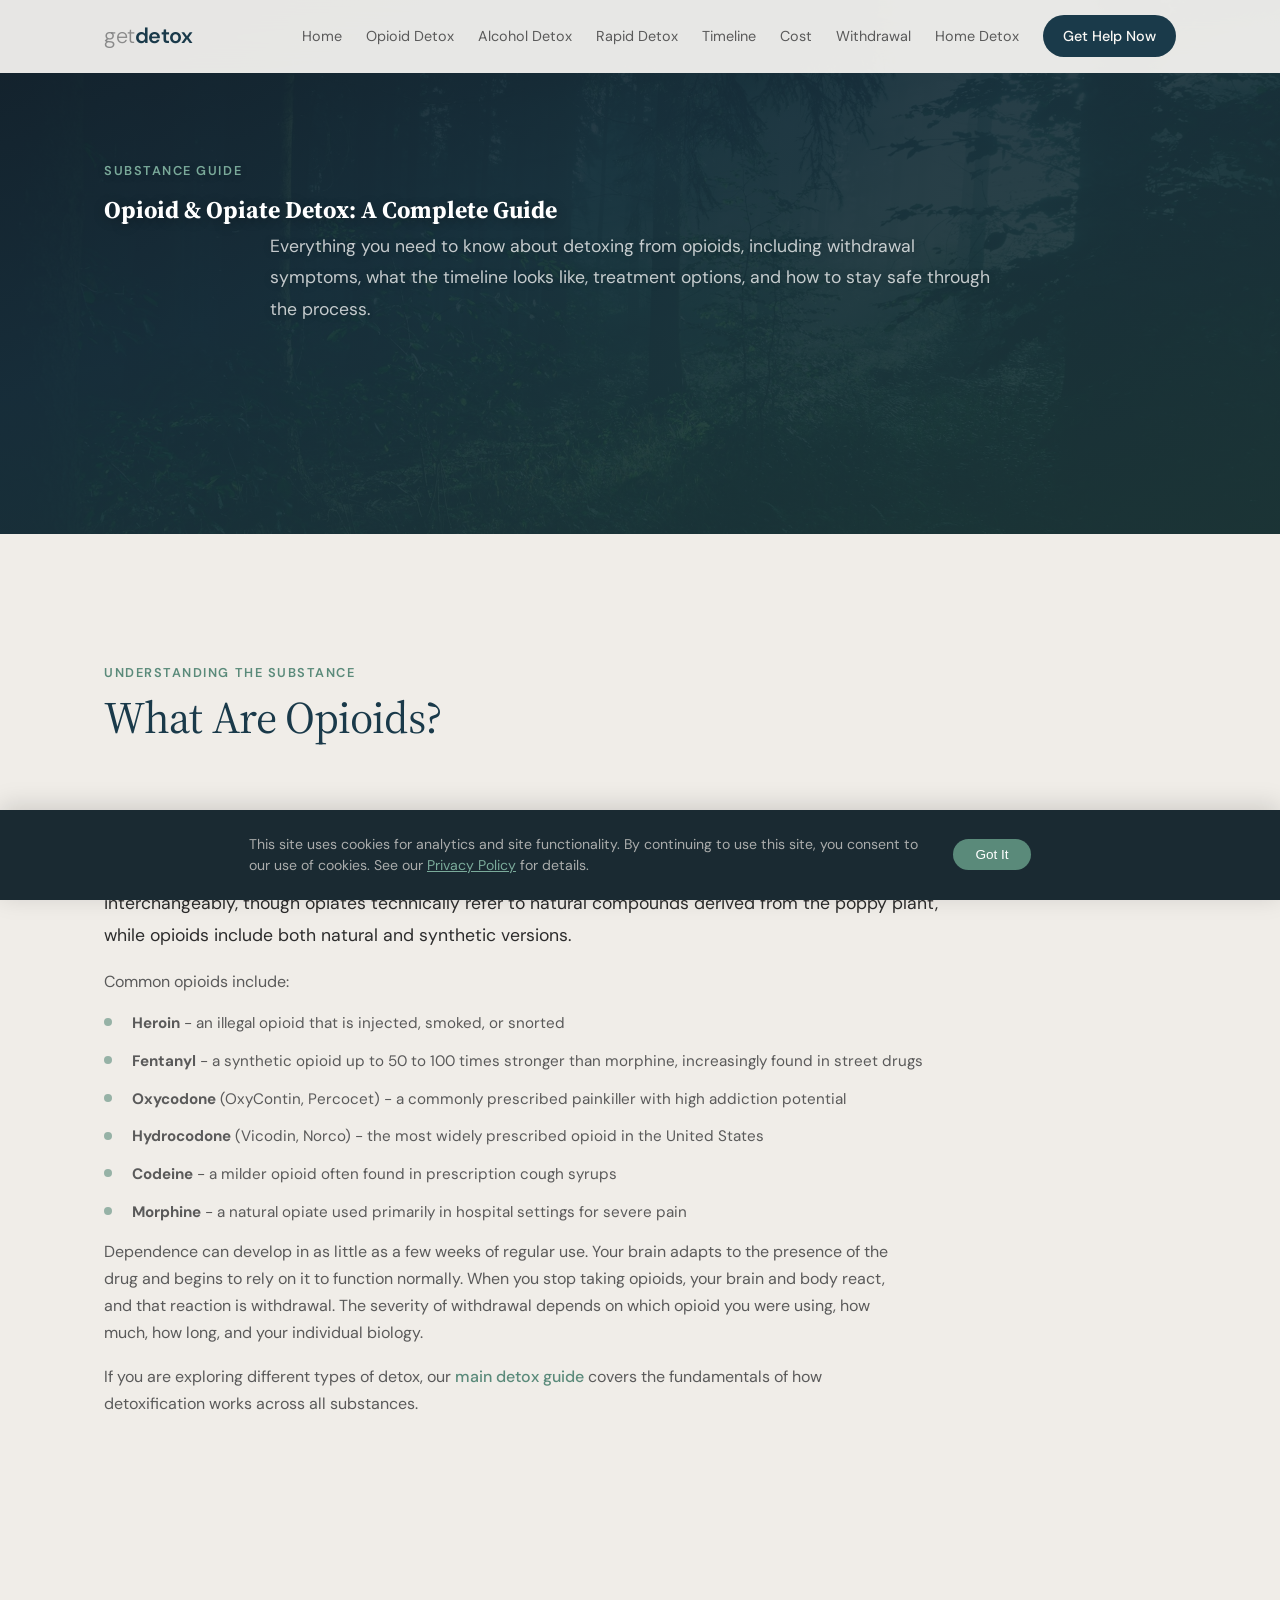
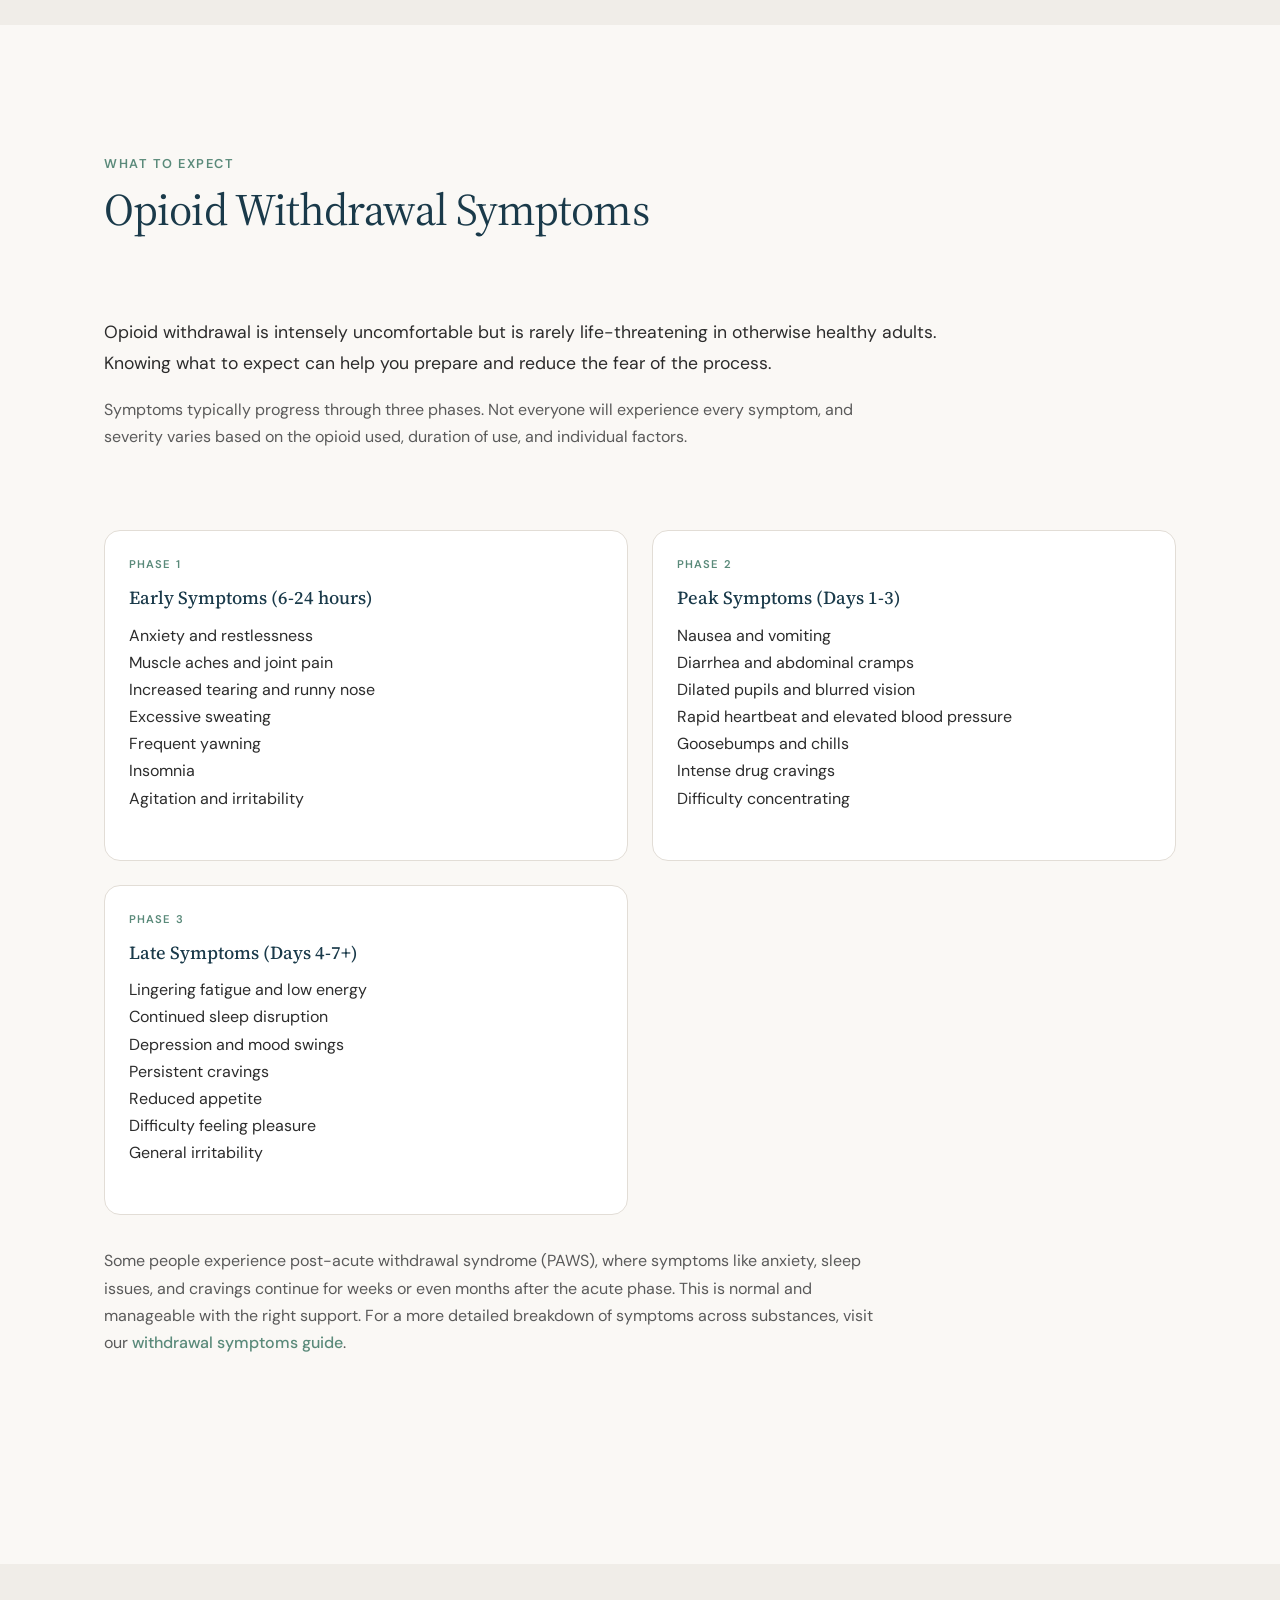
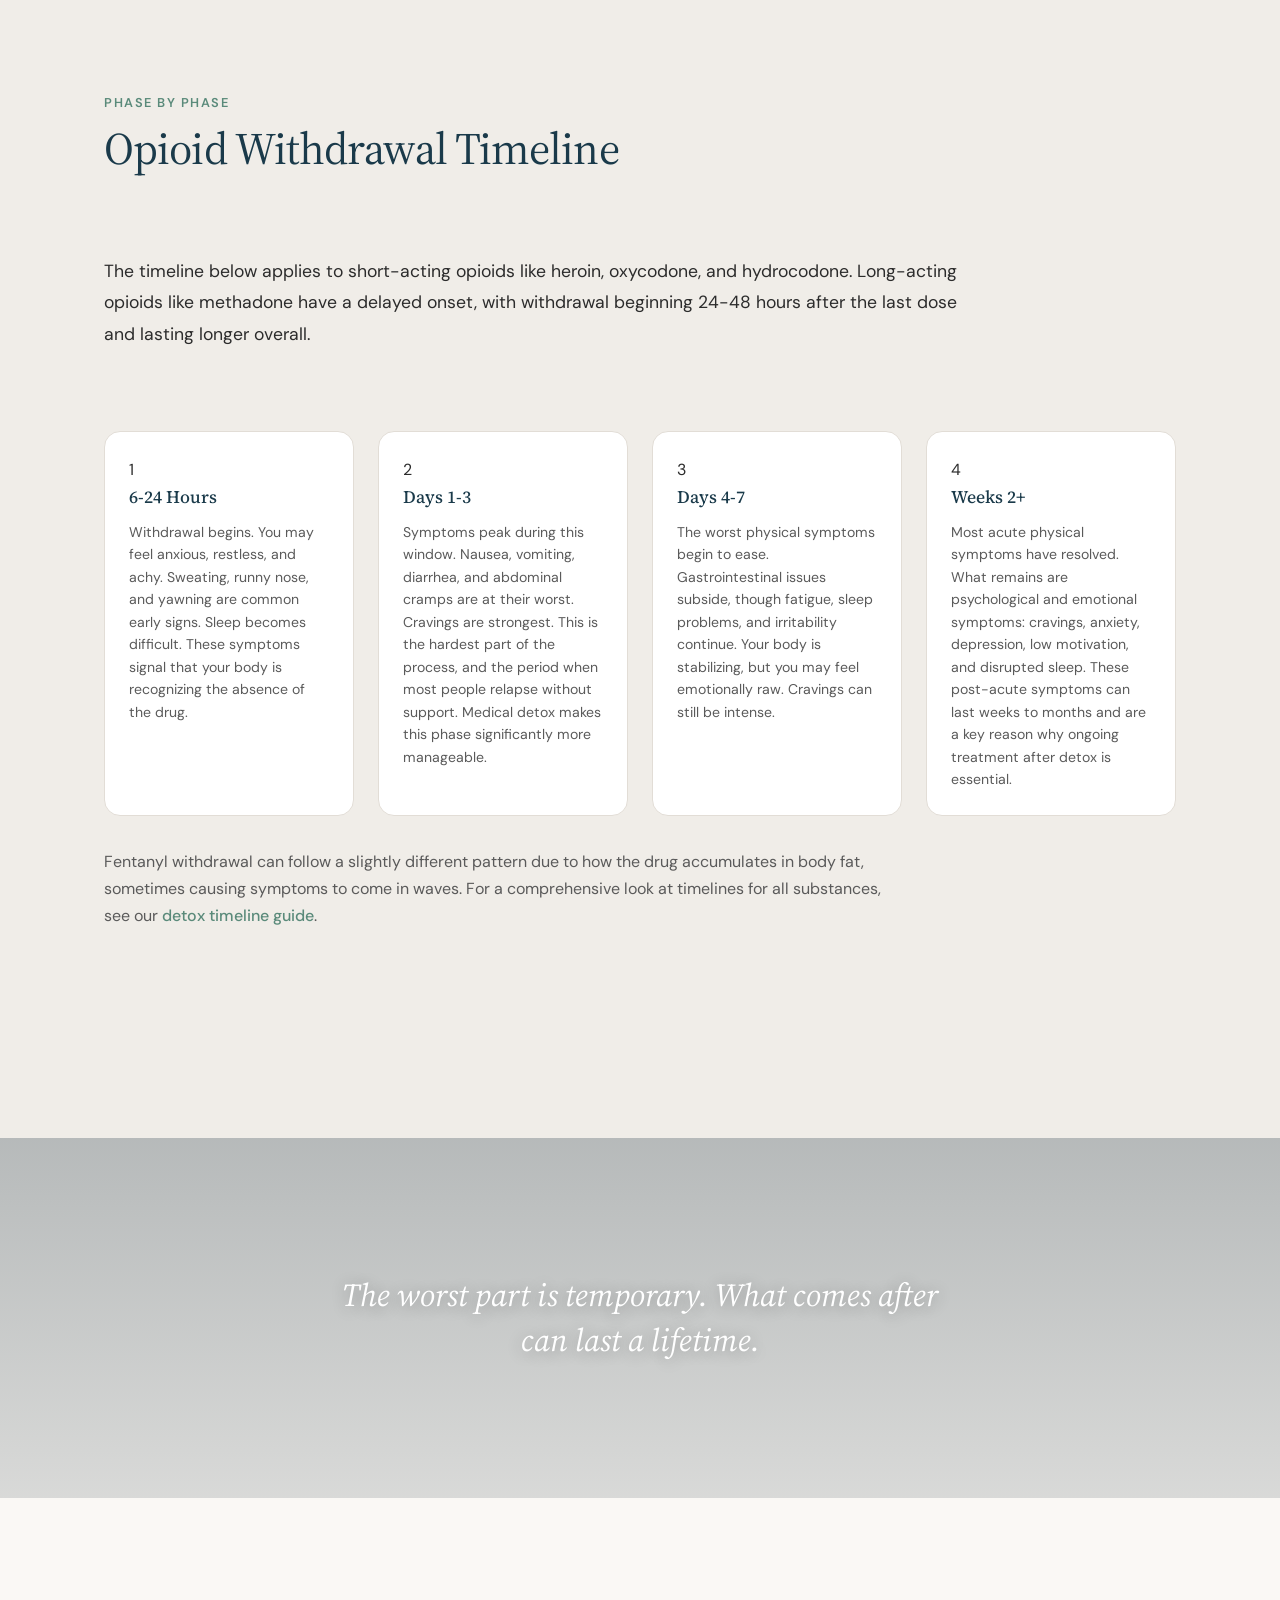
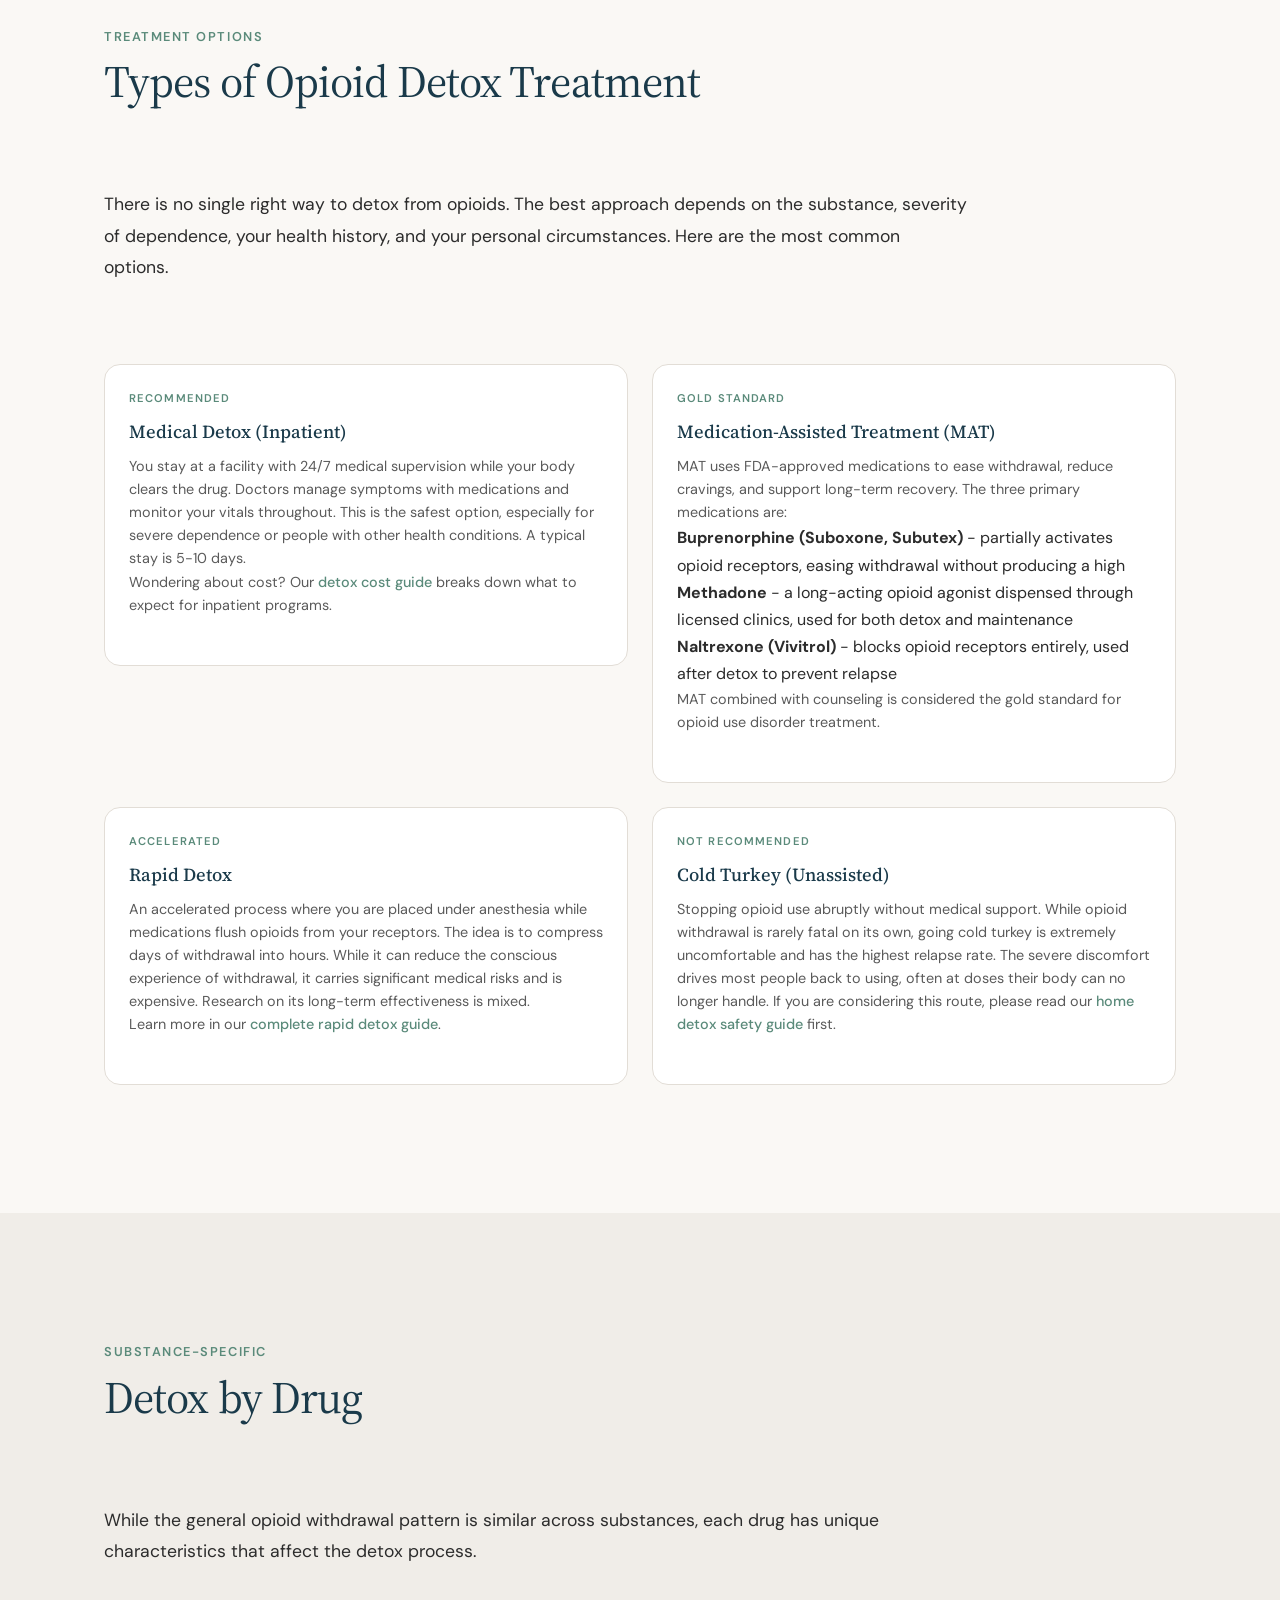
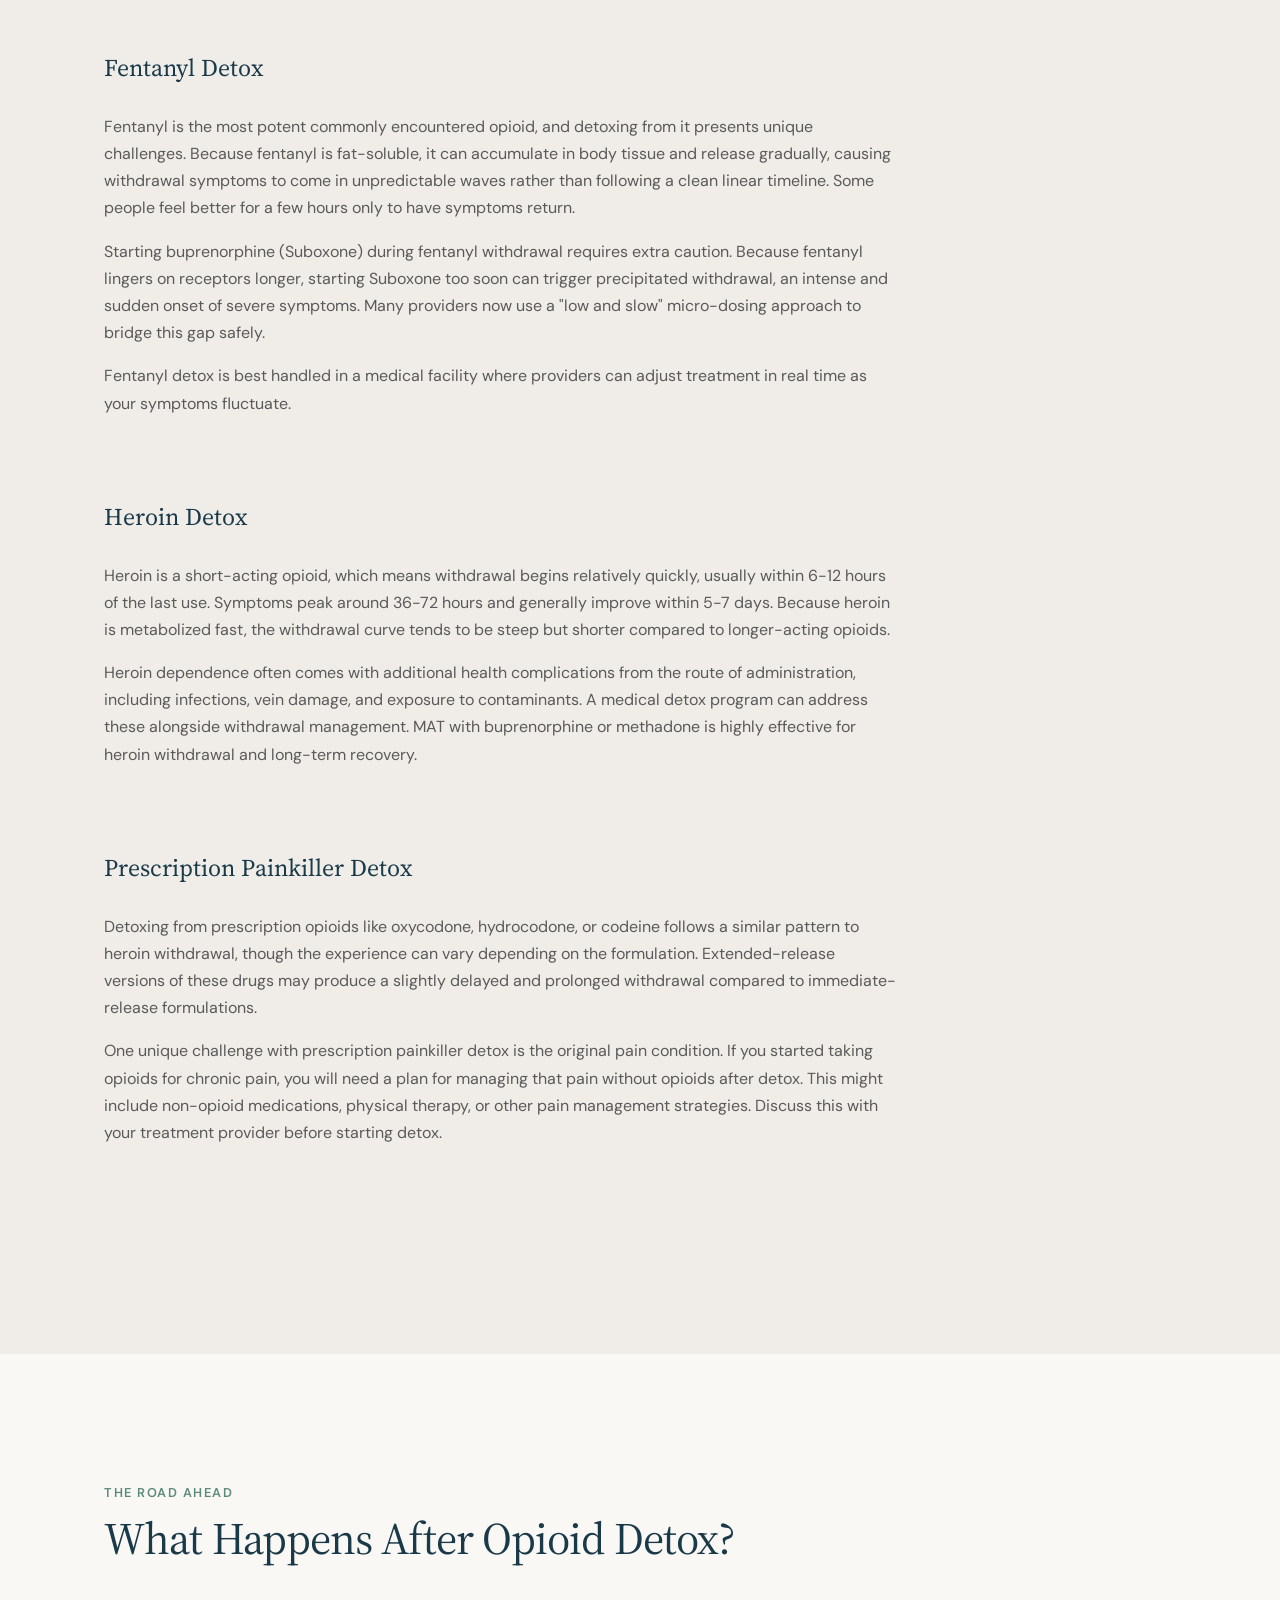
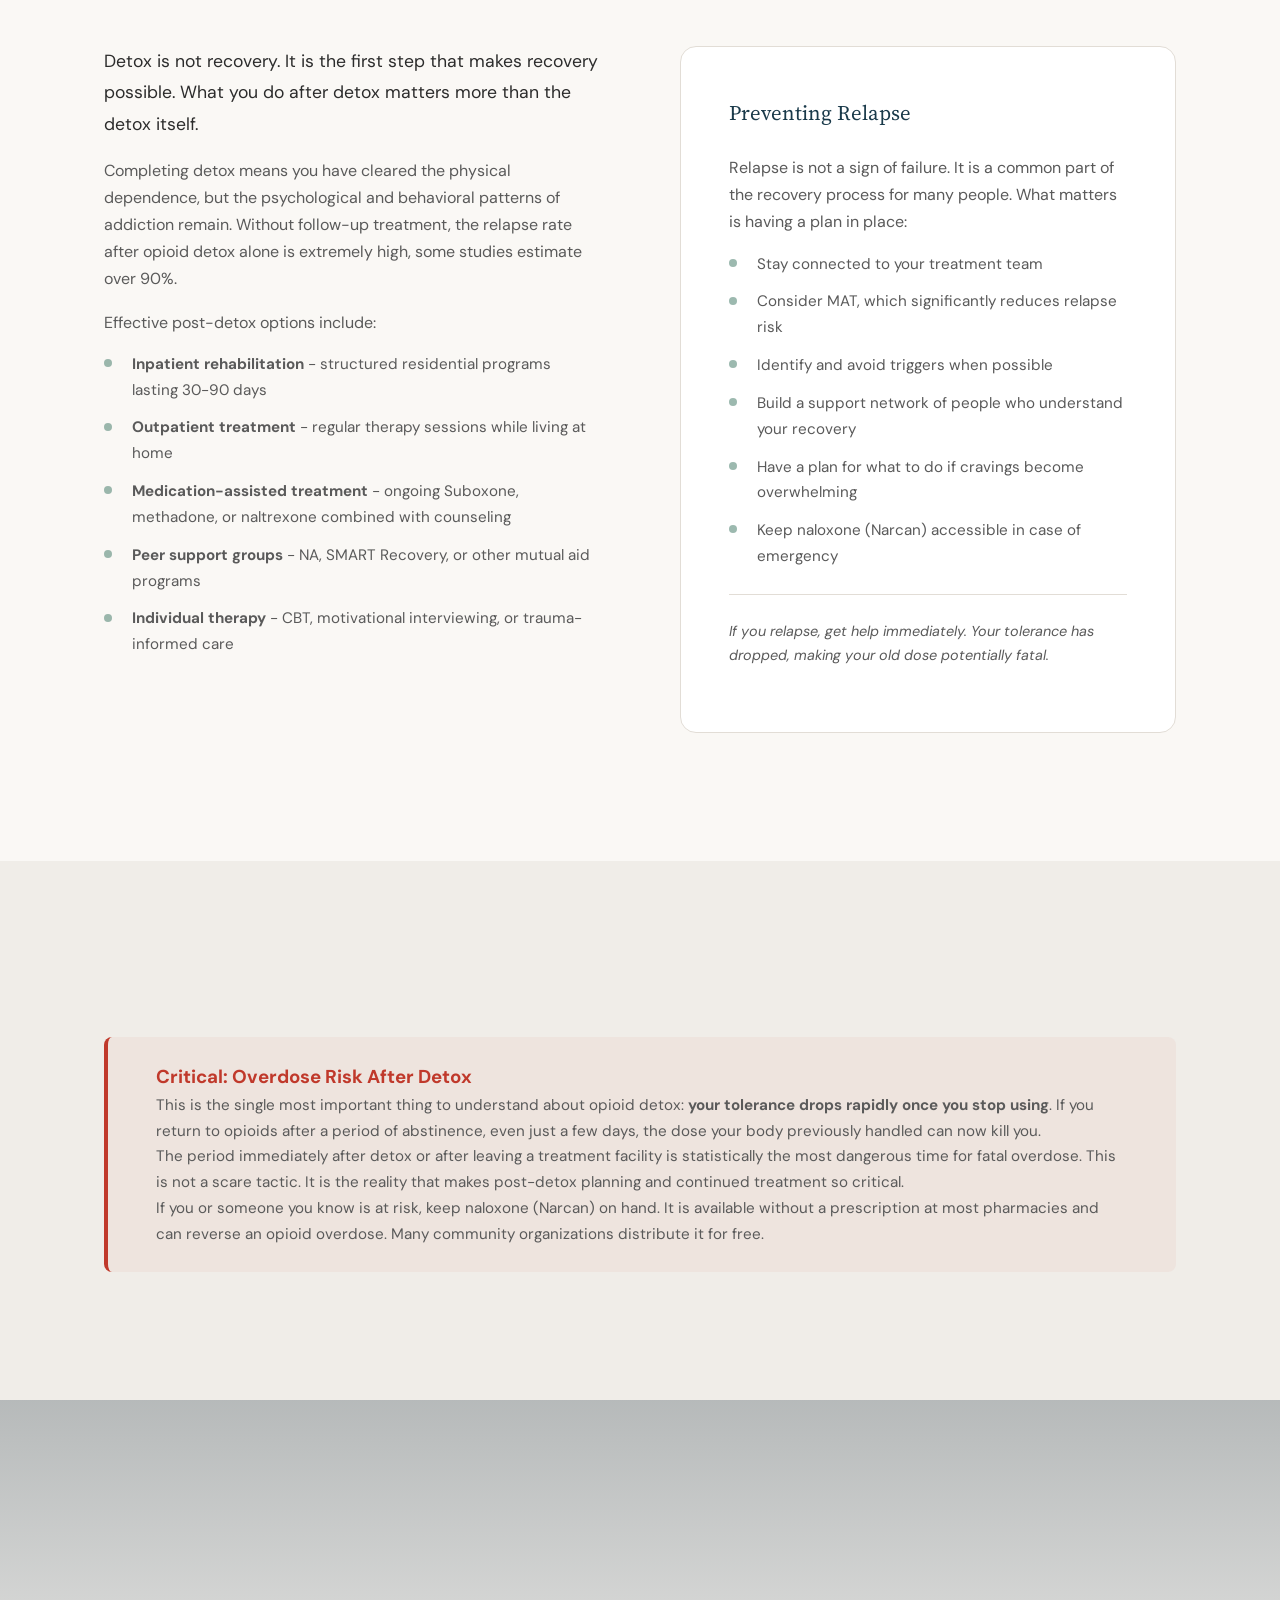
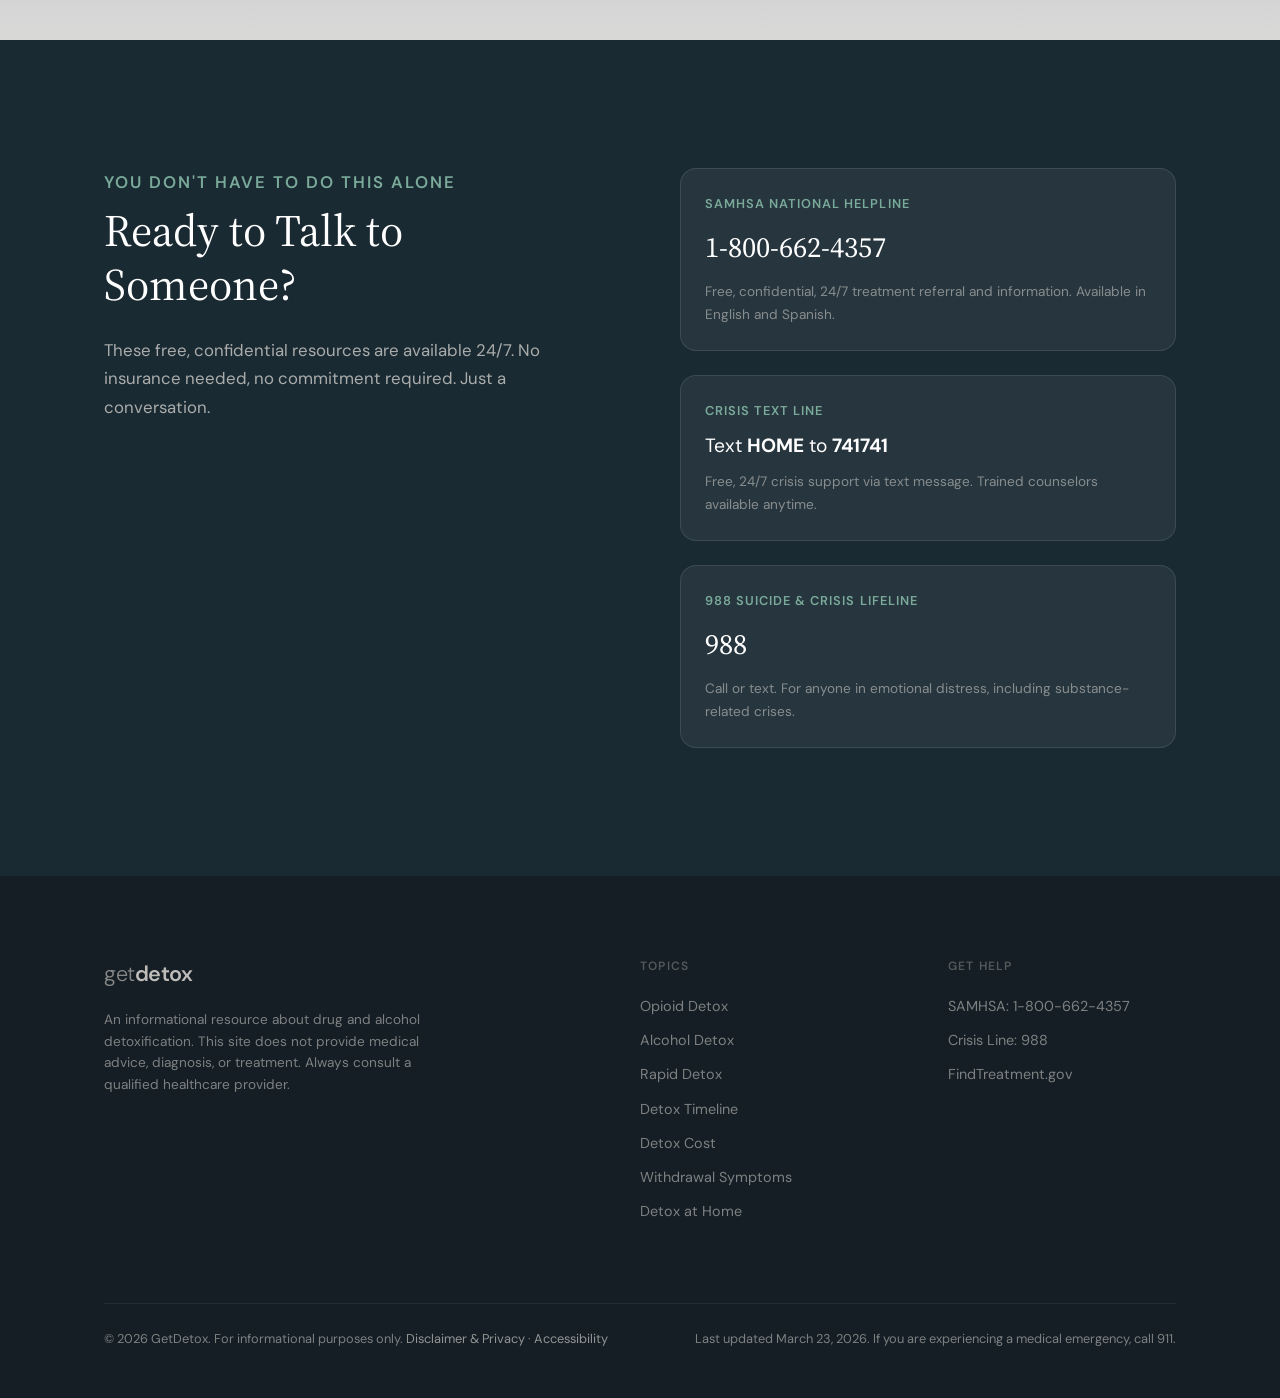
<file: GetDetox/Website/opioid-detox/index.html>
<!DOCTYPE html>
<html lang="en">
<head>
  <meta charset="UTF-8">
  <meta name="viewport" content="width=device-width, initial-scale=1.0">

  <!-- Primary SEO -->
  <title>Opioid & Opiate Detox Guide - Withdrawal Timeline, Symptoms & Treatment | GetDetox</title>
  <meta name="description" content="Complete guide to opioid and opiate detox. Learn about withdrawal symptoms, timelines for heroin, fentanyl, and painkillers, plus treatment options.">
  <meta name="keywords" content="opioid detox, opiate detox, opioid withdrawal, heroin detox, fentanyl detox, oxycodone detox, prescription painkiller withdrawal, opioid withdrawal symptoms, opioid withdrawal timeline, medication-assisted treatment, Suboxone, methadone">
  <link rel="canonical" href="https://getdetox.com/opioid-detox/">
  <meta name="robots" content="index, follow, max-snippet:-1, max-image-preview:large">
  <meta name="author" content="GetDetox">
  <meta name="theme-color" content="#1a3a4a">

  <!-- Open Graph / Facebook -->
  <meta property="og:type" content="article">
  <meta property="og:url" content="https://getdetox.com/opioid-detox/">
  <meta property="og:title" content="Opioid & Opiate Detox Guide - Withdrawal Timeline, Symptoms & Treatment">
  <meta property="og:description" content="Complete guide to opioid and opiate detox. Withdrawal symptoms, timelines for heroin, fentanyl, and painkillers, plus medical treatment options.">
  <meta property="og:site_name" content="GetDetox">
  <meta property="og:locale" content="en_US">

  <!-- Twitter -->
  <meta name="twitter:card" content="summary_large_image">
  <meta name="twitter:title" content="Opioid & Opiate Detox Guide | GetDetox">
  <meta name="twitter:description" content="Complete guide to opioid and opiate detox. Withdrawal symptoms, timelines, and treatment options for heroin, fentanyl, and prescription painkillers.">

  <!-- Structured Data: MedicalWebPage -->
  <script type="application/ld+json">
  {
    "@context": "https://schema.org",
    "@type": "MedicalWebPage",
    "name": "Opioid & Opiate Detox Guide",
    "url": "https://getdetox.com/opioid-detox/",
    "description": "A comprehensive guide to opioid and opiate detoxification, including withdrawal symptoms, timelines, medication-assisted treatment, and recovery resources.",
    "lastReviewed": "2026-03-23",
    "medicalAudience": {
      "@type": "MedicalAudience",
      "audienceType": "Patient"
    },
    "about": {
      "@type": "MedicalCondition",
      "name": "Opioid withdrawal",
      "alternateName": "Opiate withdrawal syndrome"
    },
    "publisher": {
      "@type": "Organization",
      "name": "GetDetox",
      "url": "https://getdetox.com"
    }
  }
  </script>

  <!-- Structured Data: FAQPage -->
  <script type="application/ld+json">
  {
    "@context": "https://schema.org",
    "@type": "FAQPage",
    "mainEntity": [
      {
        "@type": "Question",
        "name": "How long does opioid withdrawal last?",
        "acceptedAnswer": {
          "@type": "Answer",
          "text": "Opioid withdrawal typically begins 6-24 hours after the last dose for short-acting opioids like heroin, and 24-48 hours for longer-acting ones like methadone. Acute symptoms peak around days 1-3 and generally improve over 5-7 days. However, some symptoms like cravings, low energy, and sleep problems can persist for weeks or months as part of post-acute withdrawal syndrome (PAWS)."
        }
      },
      {
        "@type": "Question",
        "name": "What are opioid withdrawal symptoms?",
        "acceptedAnswer": {
          "@type": "Answer",
          "text": "Early symptoms include anxiety, muscle aches, sweating, runny nose, yawning, and agitation. Peak symptoms include nausea, vomiting, diarrhea, abdominal cramps, dilated pupils, rapid heartbeat, and intense cravings. Later symptoms include fatigue, insomnia, depression, and lingering cravings. The severity depends on the specific opioid, duration of use, and dosage."
        }
      },
      {
        "@type": "Question",
        "name": "Is opioid withdrawal dangerous?",
        "acceptedAnswer": {
          "@type": "Answer",
          "text": "Opioid withdrawal is rarely life-threatening for otherwise healthy adults, but it can be extremely uncomfortable and carries serious risks. Dehydration from vomiting and diarrhea can become dangerous if untreated. The biggest risk comes after detox: reduced tolerance means a relapse at previous doses can easily cause a fatal overdose. Medical supervision is strongly recommended."
        }
      },
      {
        "@type": "Question",
        "name": "What medications help opioid withdrawal?",
        "acceptedAnswer": {
          "@type": "Answer",
          "text": "The FDA has approved three medications for opioid use disorder: buprenorphine (Suboxone, Subutex), methadone, and naltrexone (Vivitrol). Buprenorphine and methadone reduce withdrawal symptoms and cravings by partially activating opioid receptors. Naltrexone blocks opioid effects and is used after detox to prevent relapse. Additional medications like clonidine, anti-nausea drugs, and sleep aids may also be used during detox."
        }
      },
      {
        "@type": "Question",
        "name": "What is the difference between opioid detox and rehab?",
        "acceptedAnswer": {
          "@type": "Answer",
          "text": "Detox is the process of clearing opioids from your body and managing acute withdrawal symptoms. It typically lasts 5-10 days. Rehab (rehabilitation) is the longer-term treatment that follows detox, which may include therapy, counseling, medication-assisted treatment, and support groups. Detox addresses physical dependence, while rehab addresses the behavioral and psychological aspects of addiction. Detox alone is rarely sufficient for lasting recovery."
        }
      },
      {
        "@type": "Question",
        "name": "Can you die from opioid withdrawal?",
        "acceptedAnswer": {
          "@type": "Answer",
          "text": "Deaths directly from opioid withdrawal are uncommon but not impossible. Severe dehydration from vomiting and diarrhea can lead to dangerous electrolyte imbalances, especially in people who are already medically compromised. The far greater danger is after withdrawal: once your tolerance drops, returning to your previous dose puts you at extremely high risk of fatal overdose. This is why medical supervision and continued treatment after detox are so important."
        }
      }
    ]
  }
  </script>

  <!-- Structured Data: BreadcrumbList -->
  <script type="application/ld+json">
  {
    "@context": "https://schema.org",
    "@type": "BreadcrumbList",
    "itemListElement": [
      {
        "@type": "ListItem",
        "position": 1,
        "name": "Home",
        "item": "https://getdetox.com/"
      },
      {
        "@type": "ListItem",
        "position": 2,
        "name": "Opioid Detox",
        "item": "https://getdetox.com/opioid-detox/"
      }
    ]
  }
  </script>

  <link rel="preconnect" href="https://fonts.googleapis.com">
  <link rel="preconnect" href="https://fonts.gstatic.com" crossorigin>
  <link href="https://fonts.googleapis.com/css2?family=DM+Sans:ital,opsz,wght@0,9..40,300..700;1,9..40,300..700&family=Source+Serif+4:ital,opsz,wght@0,8..60,300..700;1,8..60,300..700&display=swap" rel="stylesheet">
  <link rel="stylesheet" href="../styles.css">
</head>
<body>

  <!-- Navigation -->
  <nav class="nav" id="nav">
    <div class="nav-inner">
      <a href="/" class="nav-logo">get<span>detox</span></a>
      <button class="nav-toggle" id="navToggle" aria-label="Toggle menu">
        <span></span><span></span><span></span>
      </button>
      <div class="nav-links" id="navLinks">
        <a href="/">Home</a>
        <a href="/opioid-detox/">Opioid Detox</a>
        <a href="/alcohol-detox/">Alcohol Detox</a>
        <a href="/rapid-detox/">Rapid Detox</a>
        <a href="/detox-timeline/">Timeline</a>
        <a href="/detox-cost/">Cost</a>
        <a href="/withdrawal-symptoms/">Withdrawal</a>
        <a href="/detox-at-home/">Home Detox</a>
        <a href="#help" class="nav-cta">Get Help Now</a>
      </div>
    </div>
  </nav>

  <main>

  <!-- Page Header -->
  <section class="section section-hero" id="top" style="padding-top: 10rem; background-image: url('../images/forest-light.jpg'); background-size: cover; background-position: center; position: relative; overflow: hidden;">
    <div style="position: absolute; inset: 0; background: linear-gradient(160deg, rgba(16, 32, 42, 0.94) 0%, rgba(20, 46, 58, 0.92) 40%, rgba(24, 54, 54, 0.90) 100%);"></div>
    <div class="container" style="position: relative; z-index: 1;">
      <div class="section-header">
        <p class="section-tag">Substance Guide</p>
        <h1>Opioid &amp; Opiate Detox: A Complete Guide</h1>
        <p class="lead" style="max-width: 740px; margin: 0 auto;">Everything you need to know about detoxing from opioids, including withdrawal symptoms, what the timeline looks like, treatment options, and how to stay safe through the process.</p>
      </div>
    </div>
  </section>

  <!-- What Are Opioids -->
  <section class="section section-alt" id="what-are-opioids">
    <div class="container">
      <div class="section-header">
        <p class="section-tag">Understanding the Substance</p>
        <h2>What Are Opioids?</h2>
      </div>
      <div class="content-block">
        <p class="lead">Opioids are a class of drugs that bind to opioid receptors in your brain and body, reducing pain signals and producing feelings of relaxation and euphoria. The terms "opioid" and "opiate" are often used interchangeably, though opiates technically refer to natural compounds derived from the poppy plant, while opioids include both natural and synthetic versions.</p>
        <p>Common opioids include:</p>
        <ul class="check-list">
          <li><strong>Heroin</strong> - an illegal opioid that is injected, smoked, or snorted</li>
          <li><strong>Fentanyl</strong> - a synthetic opioid up to 50 to 100 times stronger than morphine, increasingly found in street drugs</li>
          <li><strong>Oxycodone</strong> (OxyContin, Percocet) - a commonly prescribed painkiller with high addiction potential</li>
          <li><strong>Hydrocodone</strong> (Vicodin, Norco) - the most widely prescribed opioid in the United States</li>
          <li><strong>Codeine</strong> - a milder opioid often found in prescription cough syrups</li>
          <li><strong>Morphine</strong> - a natural opiate used primarily in hospital settings for severe pain</li>
        </ul>
        <p>Dependence can develop in as little as a few weeks of regular use. Your brain adapts to the presence of the drug and begins to rely on it to function normally. When you stop taking opioids, your brain and body react, and that reaction is withdrawal. The severity of withdrawal depends on which opioid you were using, how much, how long, and your individual biology.</p>
        <p>If you are exploring different types of detox, our <a href="/" style="color: var(--color-accent); font-weight: 500;">main detox guide</a> covers the fundamentals of how detoxification works across all substances.</p>
      </div>
    </div>
  </section>

  <!-- Opioid Withdrawal Symptoms -->
  <section class="section" id="symptoms">
    <div class="container">
      <div class="section-header">
        <p class="section-tag">What to Expect</p>
        <h2>Opioid Withdrawal Symptoms</h2>
      </div>
      <div class="content-block">
        <p class="lead">Opioid withdrawal is intensely uncomfortable but is rarely life-threatening in otherwise healthy adults. Knowing what to expect can help you prepare and reduce the fear of the process.</p>
        <p>Symptoms typically progress through three phases. Not everyone will experience every symptom, and severity varies based on the opioid used, duration of use, and individual factors.</p>
      </div>
      <div class="card-grid">
        <div class="card">
          <div class="card-label">Phase 1</div>
          <h4>Early Symptoms (6-24 hours)</h4>
          <ul>
            <li>Anxiety and restlessness</li>
            <li>Muscle aches and joint pain</li>
            <li>Increased tearing and runny nose</li>
            <li>Excessive sweating</li>
            <li>Frequent yawning</li>
            <li>Insomnia</li>
            <li>Agitation and irritability</li>
          </ul>
        </div>
        <div class="card">
          <div class="card-label">Phase 2</div>
          <h4>Peak Symptoms (Days 1-3)</h4>
          <ul>
            <li>Nausea and vomiting</li>
            <li>Diarrhea and abdominal cramps</li>
            <li>Dilated pupils and blurred vision</li>
            <li>Rapid heartbeat and elevated blood pressure</li>
            <li>Goosebumps and chills</li>
            <li>Intense drug cravings</li>
            <li>Difficulty concentrating</li>
          </ul>
        </div>
        <div class="card">
          <div class="card-label">Phase 3</div>
          <h4>Late Symptoms (Days 4-7+)</h4>
          <ul>
            <li>Lingering fatigue and low energy</li>
            <li>Continued sleep disruption</li>
            <li>Depression and mood swings</li>
            <li>Persistent cravings</li>
            <li>Reduced appetite</li>
            <li>Difficulty feeling pleasure</li>
            <li>General irritability</li>
          </ul>
        </div>
      </div>
      <div class="content-block" style="margin-top: 2rem;">
        <p>Some people experience post-acute withdrawal syndrome (PAWS), where symptoms like anxiety, sleep issues, and cravings continue for weeks or even months after the acute phase. This is normal and manageable with the right support. For a more detailed breakdown of symptoms across substances, visit our <a href="/withdrawal-symptoms/" style="color: var(--color-accent); font-weight: 500;">withdrawal symptoms guide</a>.</p>
      </div>
    </div>
  </section>

  <!-- Opioid Withdrawal Timeline -->
  <section class="section section-alt" id="timeline">
    <div class="container">
      <div class="section-header">
        <p class="section-tag">Phase by Phase</p>
        <h2>Opioid Withdrawal Timeline</h2>
      </div>
      <div class="content-block">
        <p class="lead">The timeline below applies to short-acting opioids like heroin, oxycodone, and hydrocodone. Long-acting opioids like methadone have a delayed onset, with withdrawal beginning 24-48 hours after the last dose and lasting longer overall.</p>
      </div>
      <div class="timeline-grid">
        <div class="timeline-item">
          <div class="timeline-marker">1</div>
          <h4>6-24 Hours</h4>
          <p>Withdrawal begins. You may feel anxious, restless, and achy. Sweating, runny nose, and yawning are common early signs. Sleep becomes difficult. These symptoms signal that your body is recognizing the absence of the drug.</p>
        </div>
        <div class="timeline-item">
          <div class="timeline-marker">2</div>
          <h4>Days 1-3</h4>
          <p>Symptoms peak during this window. Nausea, vomiting, diarrhea, and abdominal cramps are at their worst. Cravings are strongest. This is the hardest part of the process, and the period when most people relapse without support. Medical detox makes this phase significantly more manageable.</p>
        </div>
        <div class="timeline-item">
          <div class="timeline-marker">3</div>
          <h4>Days 4-7</h4>
          <p>The worst physical symptoms begin to ease. Gastrointestinal issues subside, though fatigue, sleep problems, and irritability continue. Your body is stabilizing, but you may feel emotionally raw. Cravings can still be intense.</p>
        </div>
        <div class="timeline-item">
          <div class="timeline-marker">4</div>
          <h4>Weeks 2+</h4>
          <p>Most acute physical symptoms have resolved. What remains are psychological and emotional symptoms: cravings, anxiety, depression, low motivation, and disrupted sleep. These post-acute symptoms can last weeks to months and are a key reason why ongoing treatment after detox is essential.</p>
        </div>
      </div>
      <div class="content-block" style="margin-top: 2rem;">
        <p>Fentanyl withdrawal can follow a slightly different pattern due to how the drug accumulates in body fat, sometimes causing symptoms to come in waves. For a comprehensive look at timelines for all substances, see our <a href="/detox-timeline/" style="color: var(--color-accent); font-weight: 500;">detox timeline guide</a>.</p>
      </div>
    </div>
  </section>

  <!-- Visual Break -->
  <div class="image-break" style="background-image: url('../images/calm-water.jpg');">
    <div class="image-break-content">
      <blockquote>The worst part is temporary. What comes after can last a lifetime.</blockquote>
    </div>
  </div>

  <!-- Types of Opioid Detox Treatment -->
  <section class="section" id="treatment">
    <div class="container">
      <div class="section-header">
        <p class="section-tag">Treatment Options</p>
        <h2>Types of Opioid Detox Treatment</h2>
      </div>
      <div class="content-block">
        <p class="lead">There is no single right way to detox from opioids. The best approach depends on the substance, severity of dependence, your health history, and your personal circumstances. Here are the most common options.</p>
      </div>
      <div class="card-grid two-col">
        <div class="card">
          <div class="card-label">Recommended</div>
          <h4>Medical Detox (Inpatient)</h4>
          <p>You stay at a facility with 24/7 medical supervision while your body clears the drug. Doctors manage symptoms with medications and monitor your vitals throughout. This is the safest option, especially for severe dependence or people with other health conditions. A typical stay is 5-10 days.</p>
          <p>Wondering about cost? Our <a href="/detox-cost/" style="color: var(--color-accent); font-weight: 500;">detox cost guide</a> breaks down what to expect for inpatient programs.</p>
        </div>
        <div class="card">
          <div class="card-label">Gold Standard</div>
          <h4>Medication-Assisted Treatment (MAT)</h4>
          <p>MAT uses FDA-approved medications to ease withdrawal, reduce cravings, and support long-term recovery. The three primary medications are:</p>
          <ul>
            <li><strong>Buprenorphine (Suboxone, Subutex)</strong> - partially activates opioid receptors, easing withdrawal without producing a high</li>
            <li><strong>Methadone</strong> - a long-acting opioid agonist dispensed through licensed clinics, used for both detox and maintenance</li>
            <li><strong>Naltrexone (Vivitrol)</strong> - blocks opioid receptors entirely, used after detox to prevent relapse</li>
          </ul>
          <p>MAT combined with counseling is considered the gold standard for opioid use disorder treatment.</p>
        </div>
        <div class="card">
          <div class="card-label">Accelerated</div>
          <h4>Rapid Detox</h4>
          <p>An accelerated process where you are placed under anesthesia while medications flush opioids from your receptors. The idea is to compress days of withdrawal into hours. While it can reduce the conscious experience of withdrawal, it carries significant medical risks and is expensive. Research on its long-term effectiveness is mixed.</p>
          <p>Learn more in our <a href="/rapid-detox/" style="color: var(--color-accent); font-weight: 500;">complete rapid detox guide</a>.</p>
        </div>
        <div class="card">
          <div class="card-label">Not Recommended</div>
          <h4>Cold Turkey (Unassisted)</h4>
          <p>Stopping opioid use abruptly without medical support. While opioid withdrawal is rarely fatal on its own, going cold turkey is extremely uncomfortable and has the highest relapse rate. The severe discomfort drives most people back to using, often at doses their body can no longer handle. If you are considering this route, please read our <a href="/detox-at-home/" style="color: var(--color-accent); font-weight: 500;">home detox safety guide</a> first.</p>
        </div>
      </div>
    </div>
  </section>

  <!-- Detox by Drug -->
  <section class="section section-alt" id="by-drug">
    <div class="container">
      <div class="section-header">
        <p class="section-tag">Substance-Specific</p>
        <h2>Detox by Drug</h2>
      </div>
      <div class="content-block">
        <p class="lead">While the general opioid withdrawal pattern is similar across substances, each drug has unique characteristics that affect the detox process.</p>
      </div>

      <div class="content-block">
        <h3>Fentanyl Detox</h3>
        <p>Fentanyl is the most potent commonly encountered opioid, and detoxing from it presents unique challenges. Because fentanyl is fat-soluble, it can accumulate in body tissue and release gradually, causing withdrawal symptoms to come in unpredictable waves rather than following a clean linear timeline. Some people feel better for a few hours only to have symptoms return.</p>
        <p>Starting buprenorphine (Suboxone) during fentanyl withdrawal requires extra caution. Because fentanyl lingers on receptors longer, starting Suboxone too soon can trigger precipitated withdrawal, an intense and sudden onset of severe symptoms. Many providers now use a "low and slow" micro-dosing approach to bridge this gap safely.</p>
        <p>Fentanyl detox is best handled in a medical facility where providers can adjust treatment in real time as your symptoms fluctuate.</p>
      </div>

      <div class="content-block">
        <h3>Heroin Detox</h3>
        <p>Heroin is a short-acting opioid, which means withdrawal begins relatively quickly, usually within 6-12 hours of the last use. Symptoms peak around 36-72 hours and generally improve within 5-7 days. Because heroin is metabolized fast, the withdrawal curve tends to be steep but shorter compared to longer-acting opioids.</p>
        <p>Heroin dependence often comes with additional health complications from the route of administration, including infections, vein damage, and exposure to contaminants. A medical detox program can address these alongside withdrawal management. MAT with buprenorphine or methadone is highly effective for heroin withdrawal and long-term recovery.</p>
      </div>

      <div class="content-block">
        <h3>Prescription Painkiller Detox</h3>
        <p>Detoxing from prescription opioids like oxycodone, hydrocodone, or codeine follows a similar pattern to heroin withdrawal, though the experience can vary depending on the formulation. Extended-release versions of these drugs may produce a slightly delayed and prolonged withdrawal compared to immediate-release formulations.</p>
        <p>One unique challenge with prescription painkiller detox is the original pain condition. If you started taking opioids for chronic pain, you will need a plan for managing that pain without opioids after detox. This might include non-opioid medications, physical therapy, or other pain management strategies. Discuss this with your treatment provider before starting detox.</p>
      </div>
    </div>
  </section>

  <!-- What Happens After Opioid Detox -->
  <section class="section" id="after-detox">
    <div class="container">
      <div class="section-header">
        <p class="section-tag">The Road Ahead</p>
        <h2>What Happens After Opioid Detox?</h2>
      </div>
      <div class="two-col">
        <div class="col-text">
          <p class="lead">Detox is not recovery. It is the first step that makes recovery possible. What you do after detox matters more than the detox itself.</p>
          <p>Completing detox means you have cleared the physical dependence, but the psychological and behavioral patterns of addiction remain. Without follow-up treatment, the relapse rate after opioid detox alone is extremely high, some studies estimate over 90%.</p>
          <p>Effective post-detox options include:</p>
          <ul class="check-list">
            <li><strong>Inpatient rehabilitation</strong> - structured residential programs lasting 30-90 days</li>
            <li><strong>Outpatient treatment</strong> - regular therapy sessions while living at home</li>
            <li><strong>Medication-assisted treatment</strong> - ongoing Suboxone, methadone, or naltrexone combined with counseling</li>
            <li><strong>Peer support groups</strong> - NA, SMART Recovery, or other mutual aid programs</li>
            <li><strong>Individual therapy</strong> - CBT, motivational interviewing, or trauma-informed care</li>
          </ul>
        </div>
        <div class="col-text">
          <div class="info-card">
            <h3>Preventing Relapse</h3>
            <p>Relapse is not a sign of failure. It is a common part of the recovery process for many people. What matters is having a plan in place:</p>
            <ul class="check-list">
              <li>Stay connected to your treatment team</li>
              <li>Consider MAT, which significantly reduces relapse risk</li>
              <li>Identify and avoid triggers when possible</li>
              <li>Build a support network of people who understand your recovery</li>
              <li>Have a plan for what to do if cravings become overwhelming</li>
              <li>Keep naloxone (Narcan) accessible in case of emergency</li>
            </ul>
            <p class="info-note">If you relapse, get help immediately. Your tolerance has dropped, making your old dose potentially fatal.</p>
          </div>
        </div>
      </div>
    </div>
  </section>

  <!-- Overdose Risk Warning -->
  <section class="section section-alt" id="overdose-warning">
    <div class="container">
      <div class="callout" style="border-left: 4px solid #c0392b; background: rgba(192, 57, 43, 0.05);">
        <h3 style="color: #c0392b;">Critical: Overdose Risk After Detox</h3>
        <p>This is the single most important thing to understand about opioid detox: <strong>your tolerance drops rapidly once you stop using</strong>. If you return to opioids after a period of abstinence, even just a few days, the dose your body previously handled can now kill you.</p>
        <p>The period immediately after detox or after leaving a treatment facility is statistically the most dangerous time for fatal overdose. This is not a scare tactic. It is the reality that makes post-detox planning and continued treatment so critical.</p>
        <p>If you or someone you know is at risk, keep naloxone (Narcan) on hand. It is available without a prescription at most pharmacies and can reverse an opioid overdose. Many community organizations distribute it for free.</p>
      </div>
    </div>
  </section>

  <!-- Visual Break -->
  <div class="image-break image-break-sm" style="background-image: url('../images/sunrise.jpg');"></div>

  <!-- Get Help -->
  <section class="section section-dark" id="help">
    <div class="container">
      <div class="help-grid">
        <div class="help-content">
          <p class="section-tag">You Don't Have to Do This Alone</p>
          <h2>Ready to Talk to Someone?</h2>
          <p>These free, confidential resources are available 24/7. No insurance needed, no commitment required. Just a conversation.</p>
        </div>
        <div class="help-cards">
          <div class="help-card">
            <h3>SAMHSA National Helpline</h3>
            <a href="tel:18006624357" class="help-phone">1-800-662-4357</a>
            <p>Free, confidential, 24/7 treatment referral and information. Available in English and Spanish.</p>
          </div>
          <div class="help-card">
            <h3>Crisis Text Line</h3>
            <p class="help-action">Text <strong>HOME</strong> to <strong>741741</strong></p>
            <p>Free, 24/7 crisis support via text message. Trained counselors available anytime.</p>
          </div>
          <div class="help-card">
            <h3>988 Suicide &amp; Crisis Lifeline</h3>
            <a href="tel:988" class="help-phone">988</a>
            <p>Call or text. For anyone in emotional distress, including substance-related crises.</p>
          </div>
        </div>
      </div>
    </div>
  </section>

  </main>

  <!-- Footer -->
  <footer class="footer">
    <div class="container">
      <div class="footer-inner">
        <div class="footer-brand">
          <a href="/" class="nav-logo">get<span>detox</span></a>
          <p>An informational resource about drug and alcohol detoxification. This site does not provide medical advice, diagnosis, or treatment. Always consult a qualified healthcare provider.</p>
        </div>
        <div class="footer-links">
          <h4>Topics</h4>
          <a href="/opioid-detox/">Opioid Detox</a>
          <a href="/alcohol-detox/">Alcohol Detox</a>
          <a href="/rapid-detox/">Rapid Detox</a>
          <a href="/detox-timeline/">Detox Timeline</a>
          <a href="/detox-cost/">Detox Cost</a>
          <a href="/withdrawal-symptoms/">Withdrawal Symptoms</a>
          <a href="/detox-at-home/">Detox at Home</a>
        </div>
        <div class="footer-links">
          <h4>Get Help</h4>
          <a href="tel:18006624357">SAMHSA: 1-800-662-4357</a>
          <a href="tel:988">Crisis Line: 988</a>
          <a href="https://findtreatment.gov" target="_blank" rel="noopener">FindTreatment.gov</a>
        </div>
      </div>
      <div class="footer-bottom">
        <p>&copy; 2026 GetDetox. For informational purposes only. <a href="/legal/" style="color: rgba(232, 228, 223, 0.6);">Disclaimer &amp; Privacy</a> &middot; <a href="/legal/#s12" style="color: rgba(232, 228, 223, 0.6);">Accessibility</a></p>
        <p>Last updated March 23, 2026. If you are experiencing a medical emergency, call 911.</p>
      </div>
    </div>
  </footer>

  <script src="../script.js"></script>
</body>
</html>
</file>
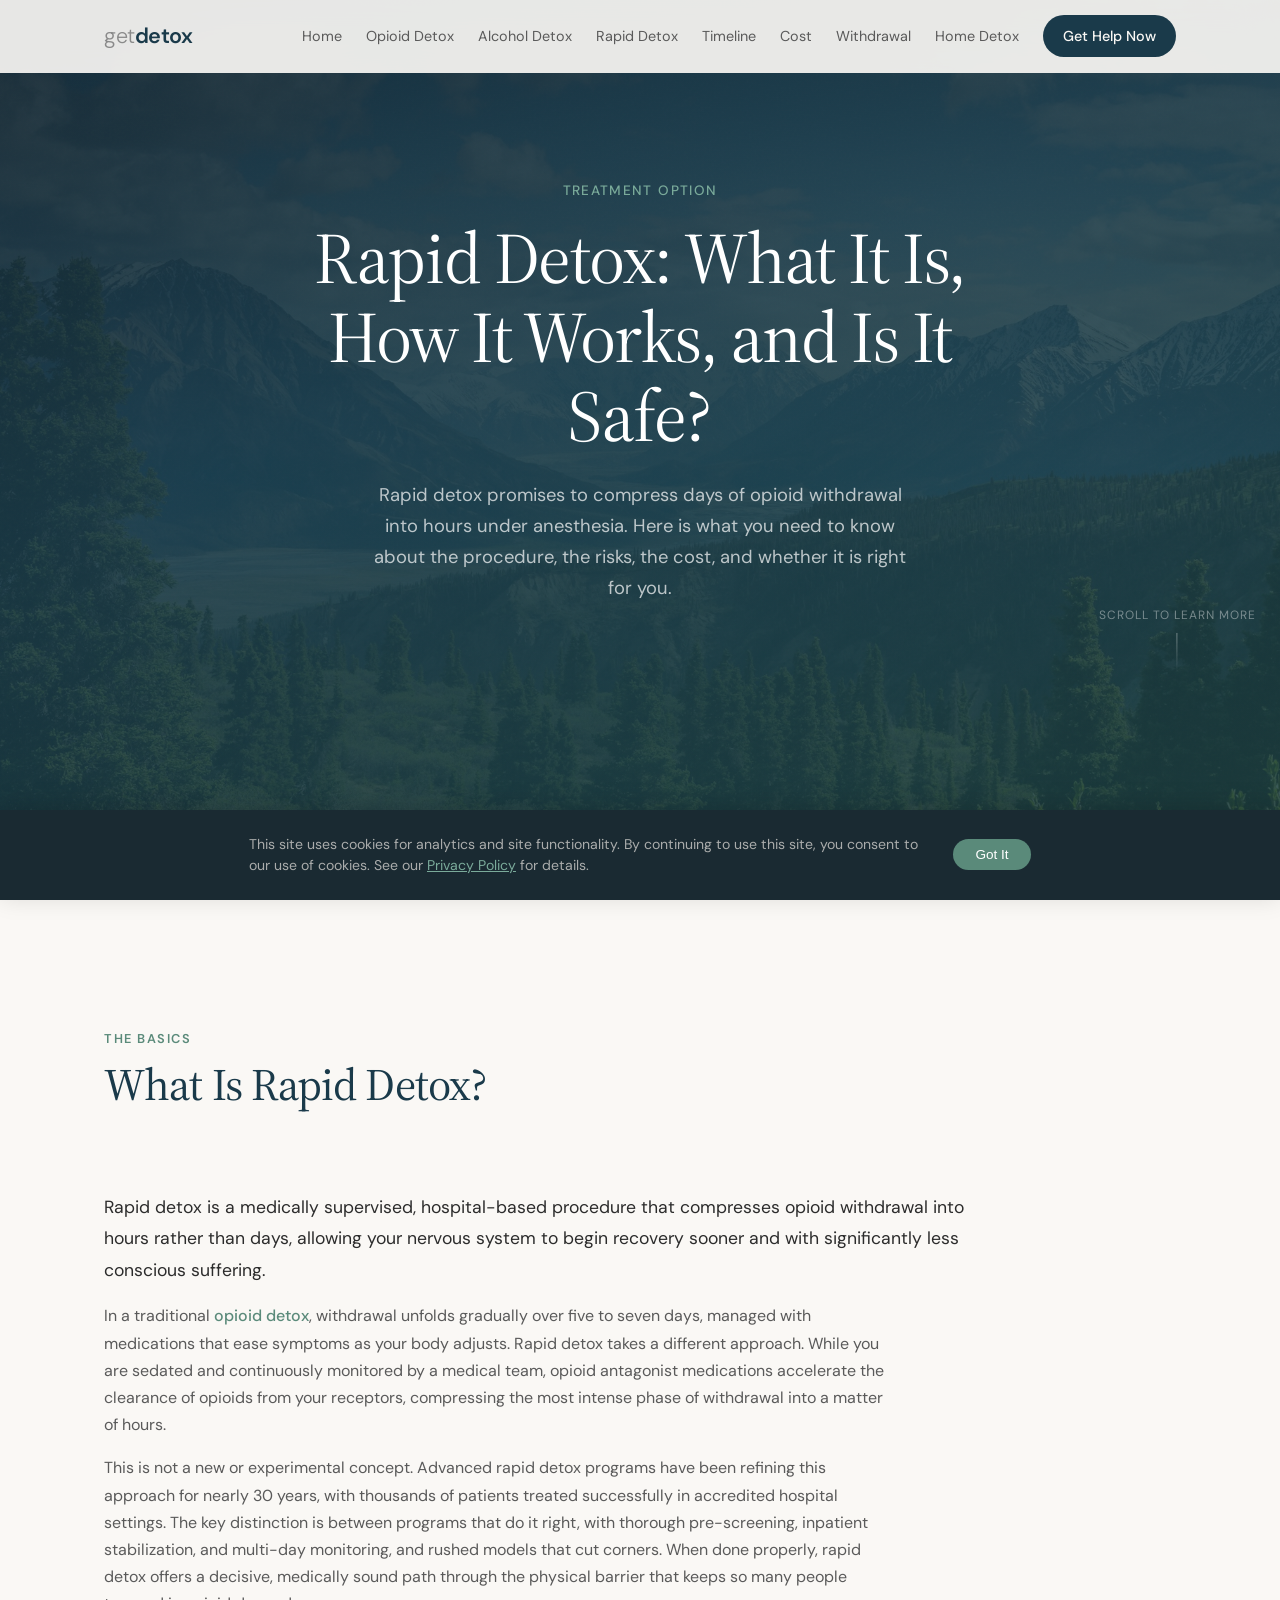
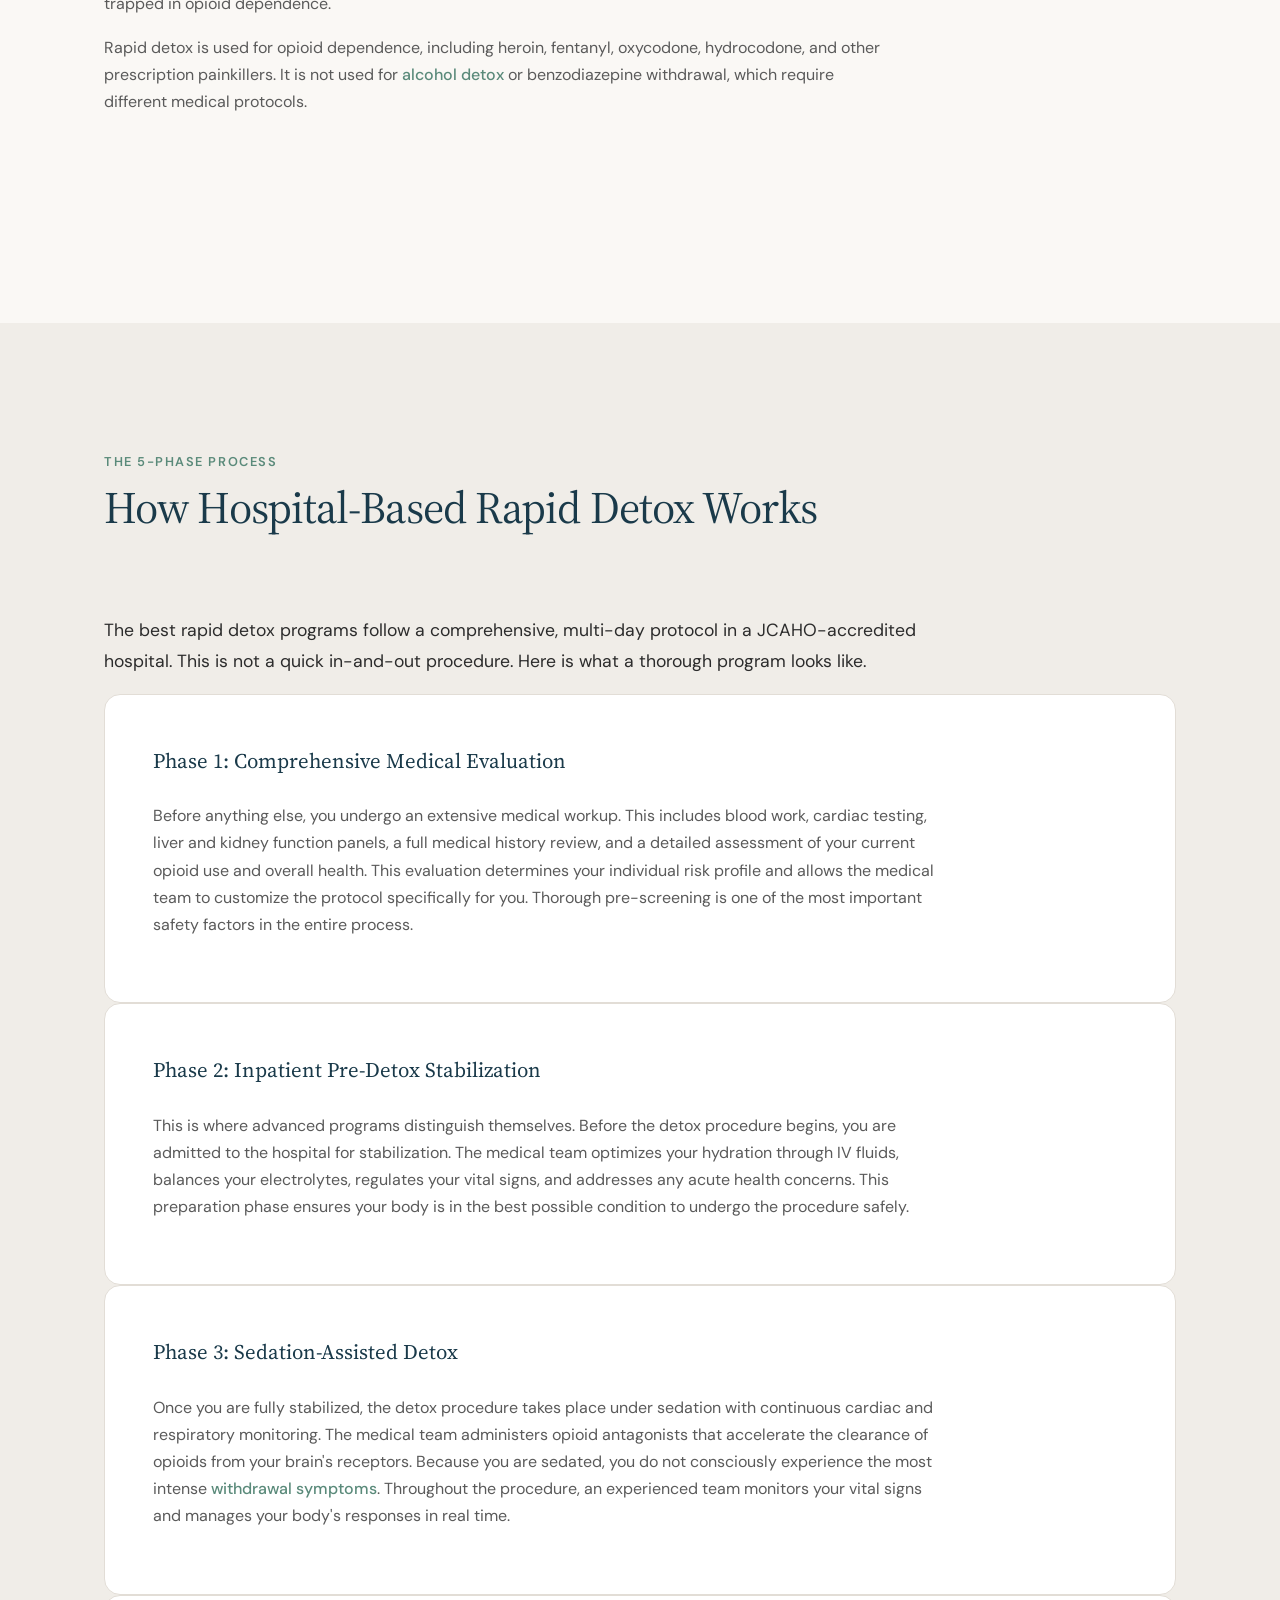
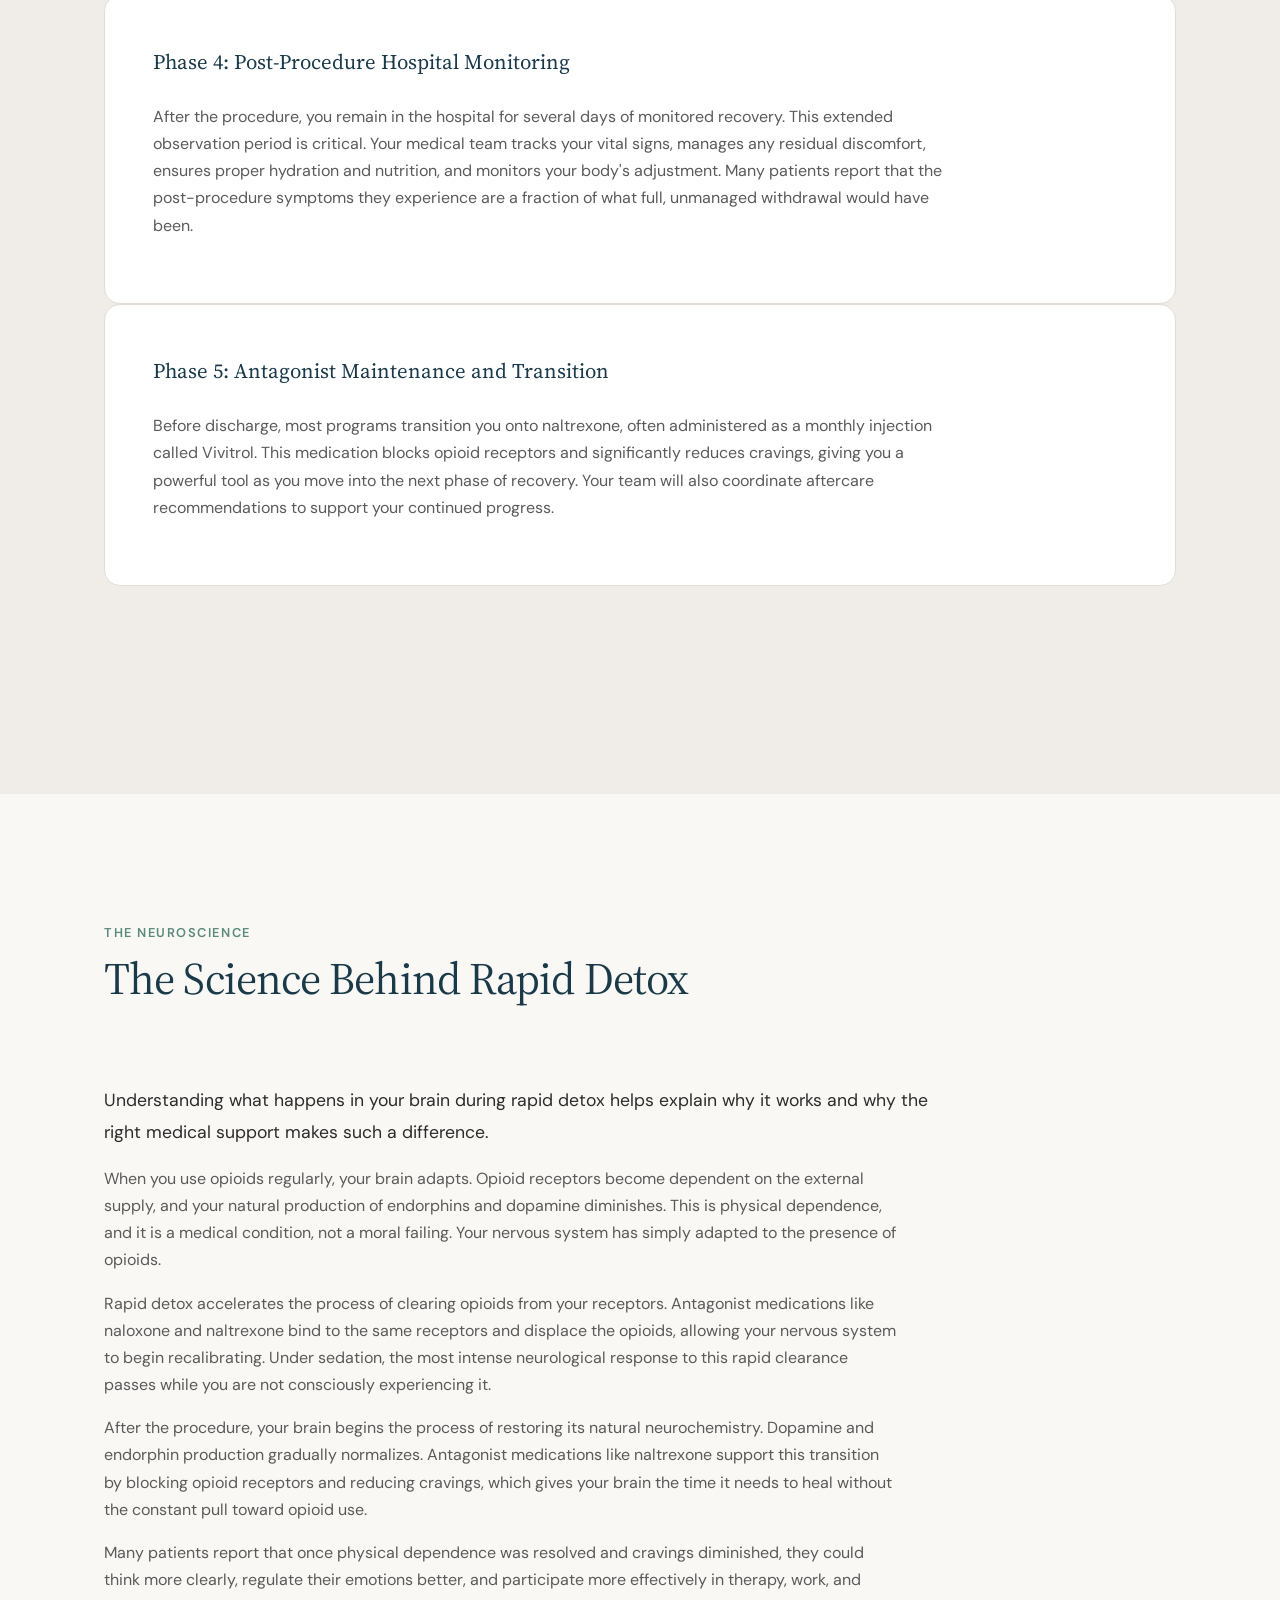
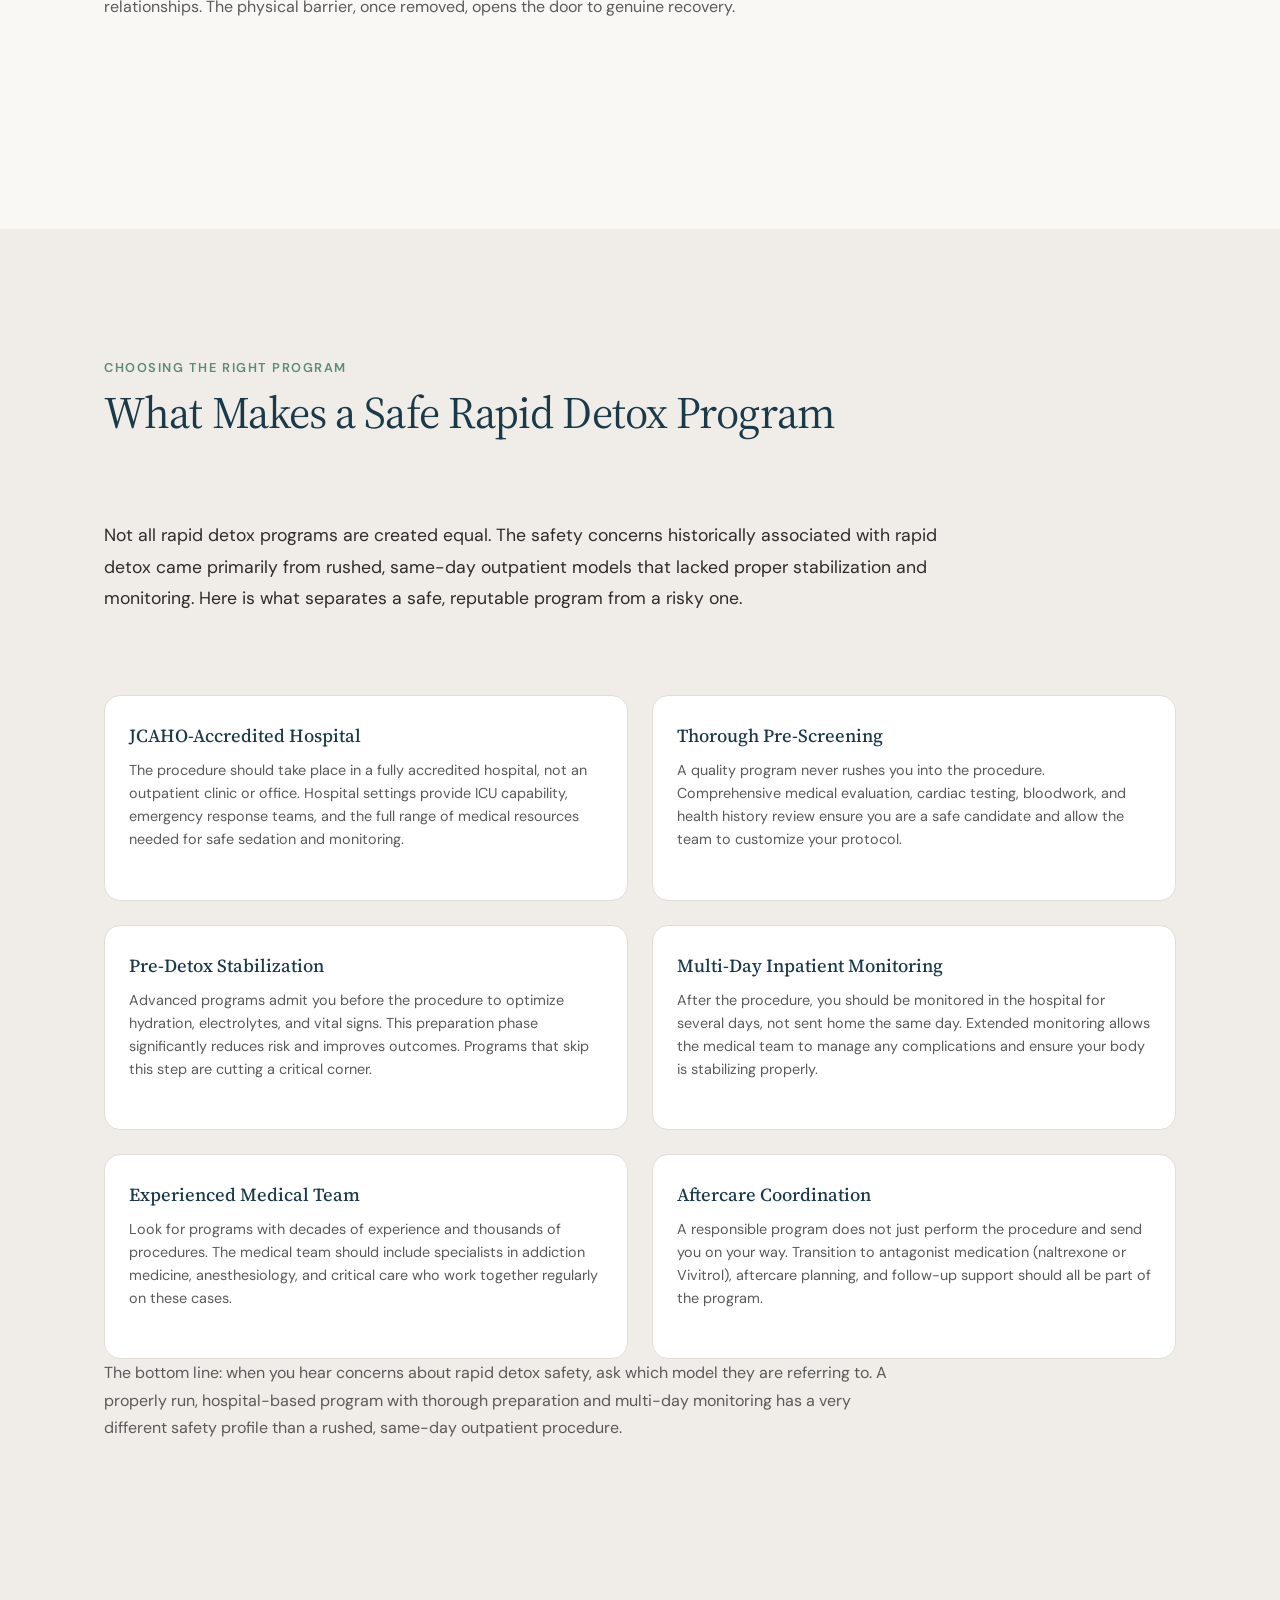
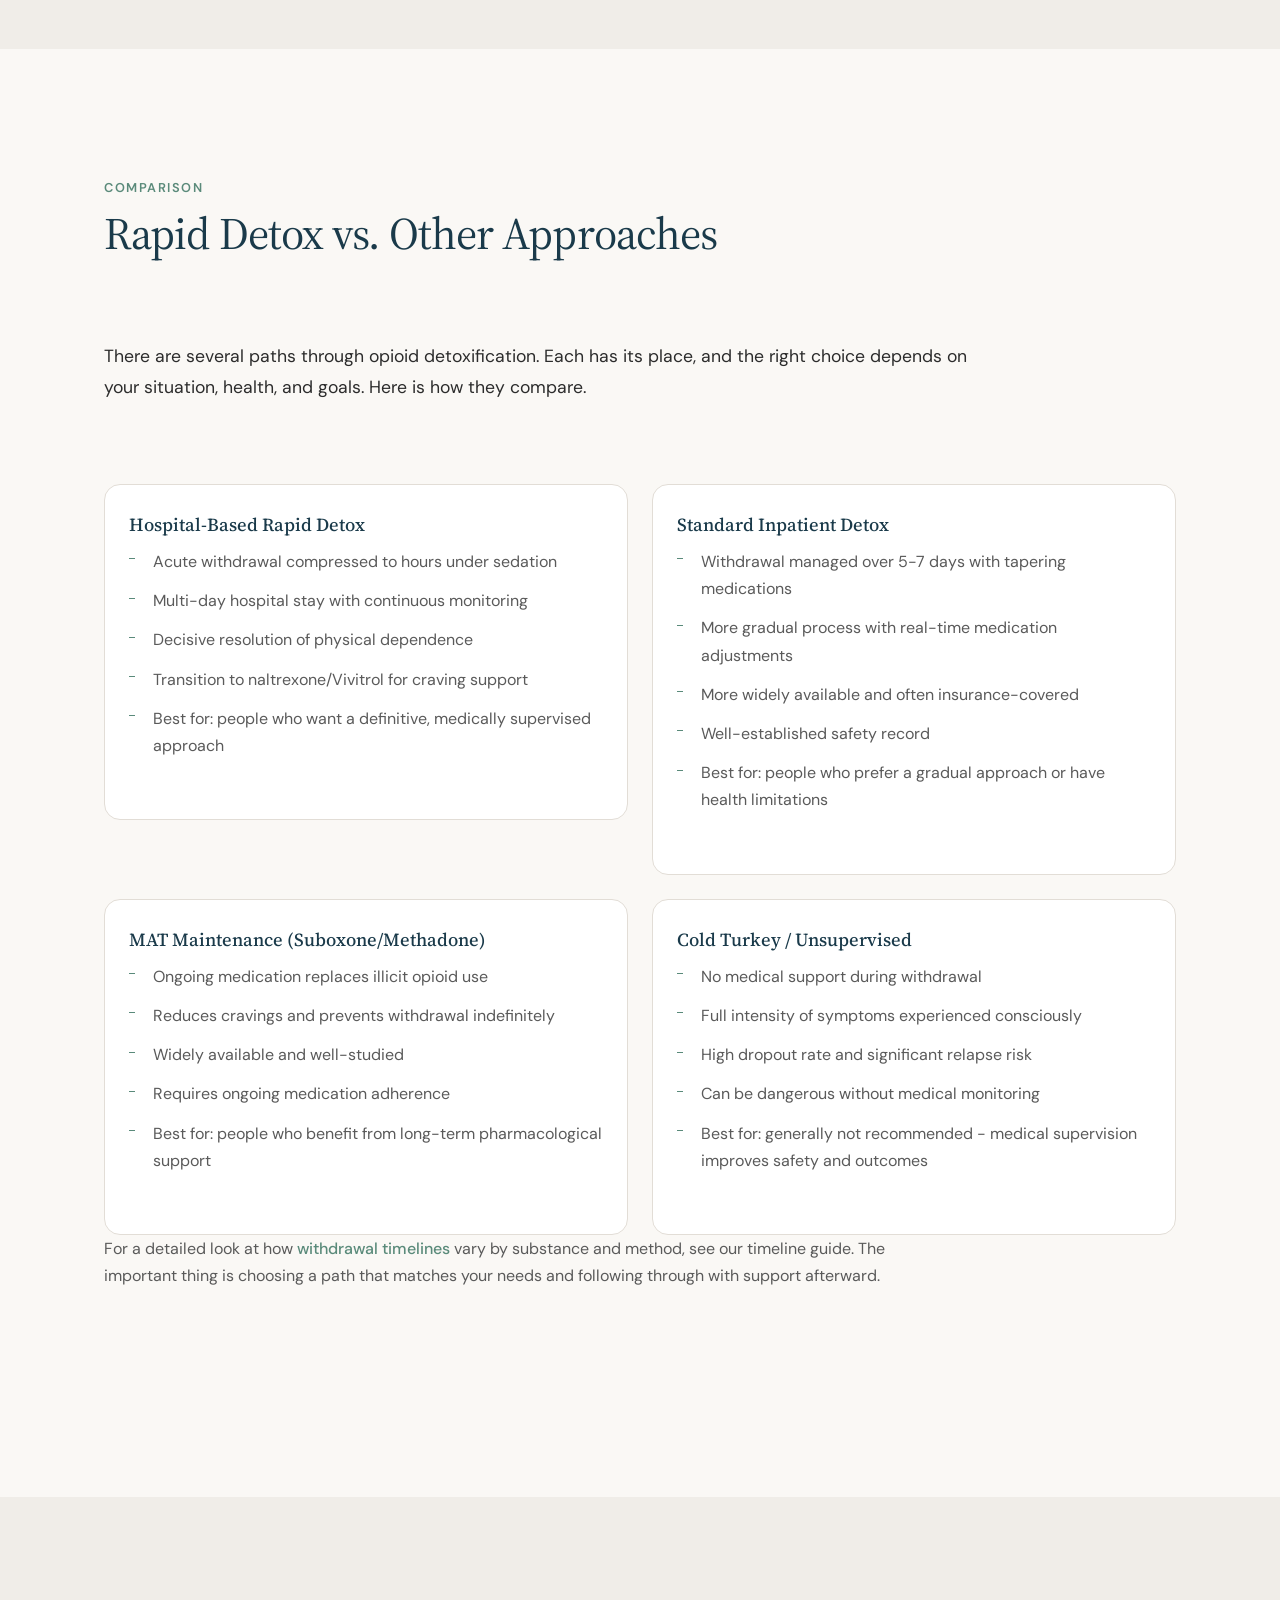
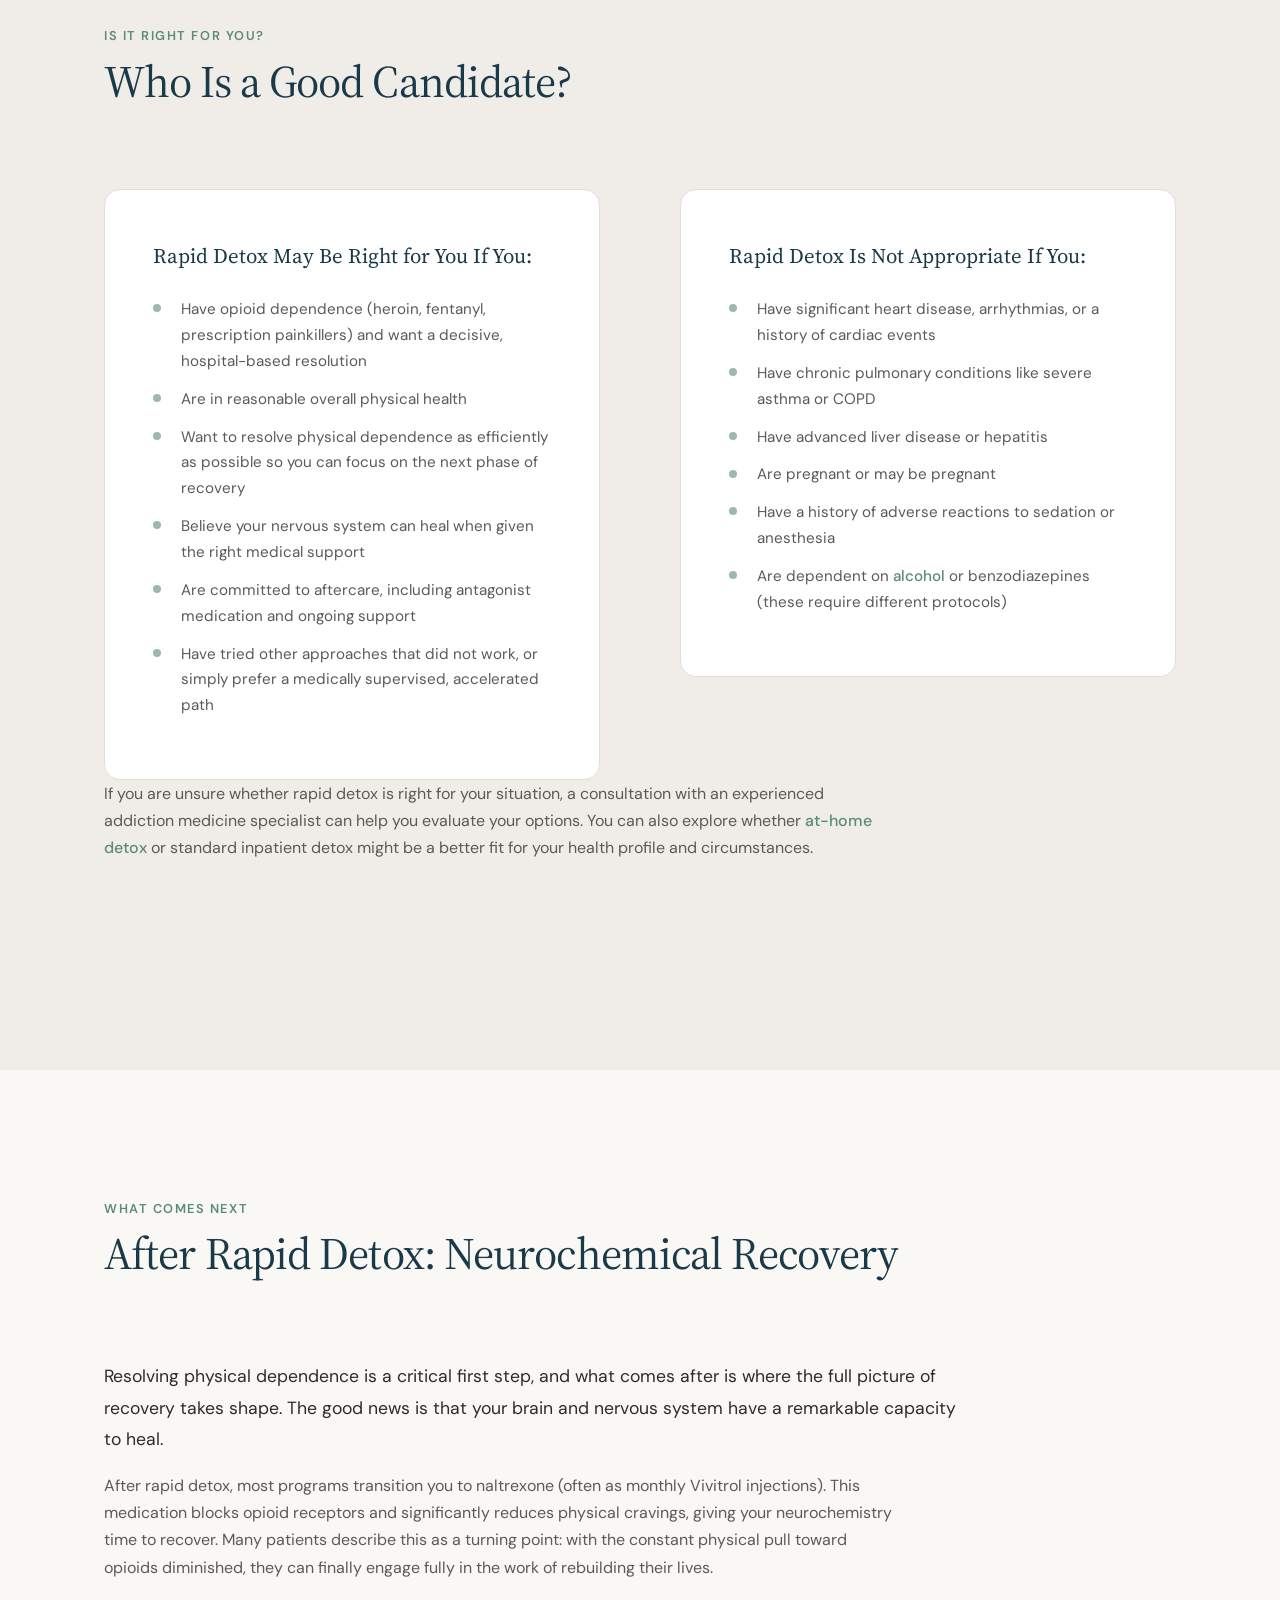
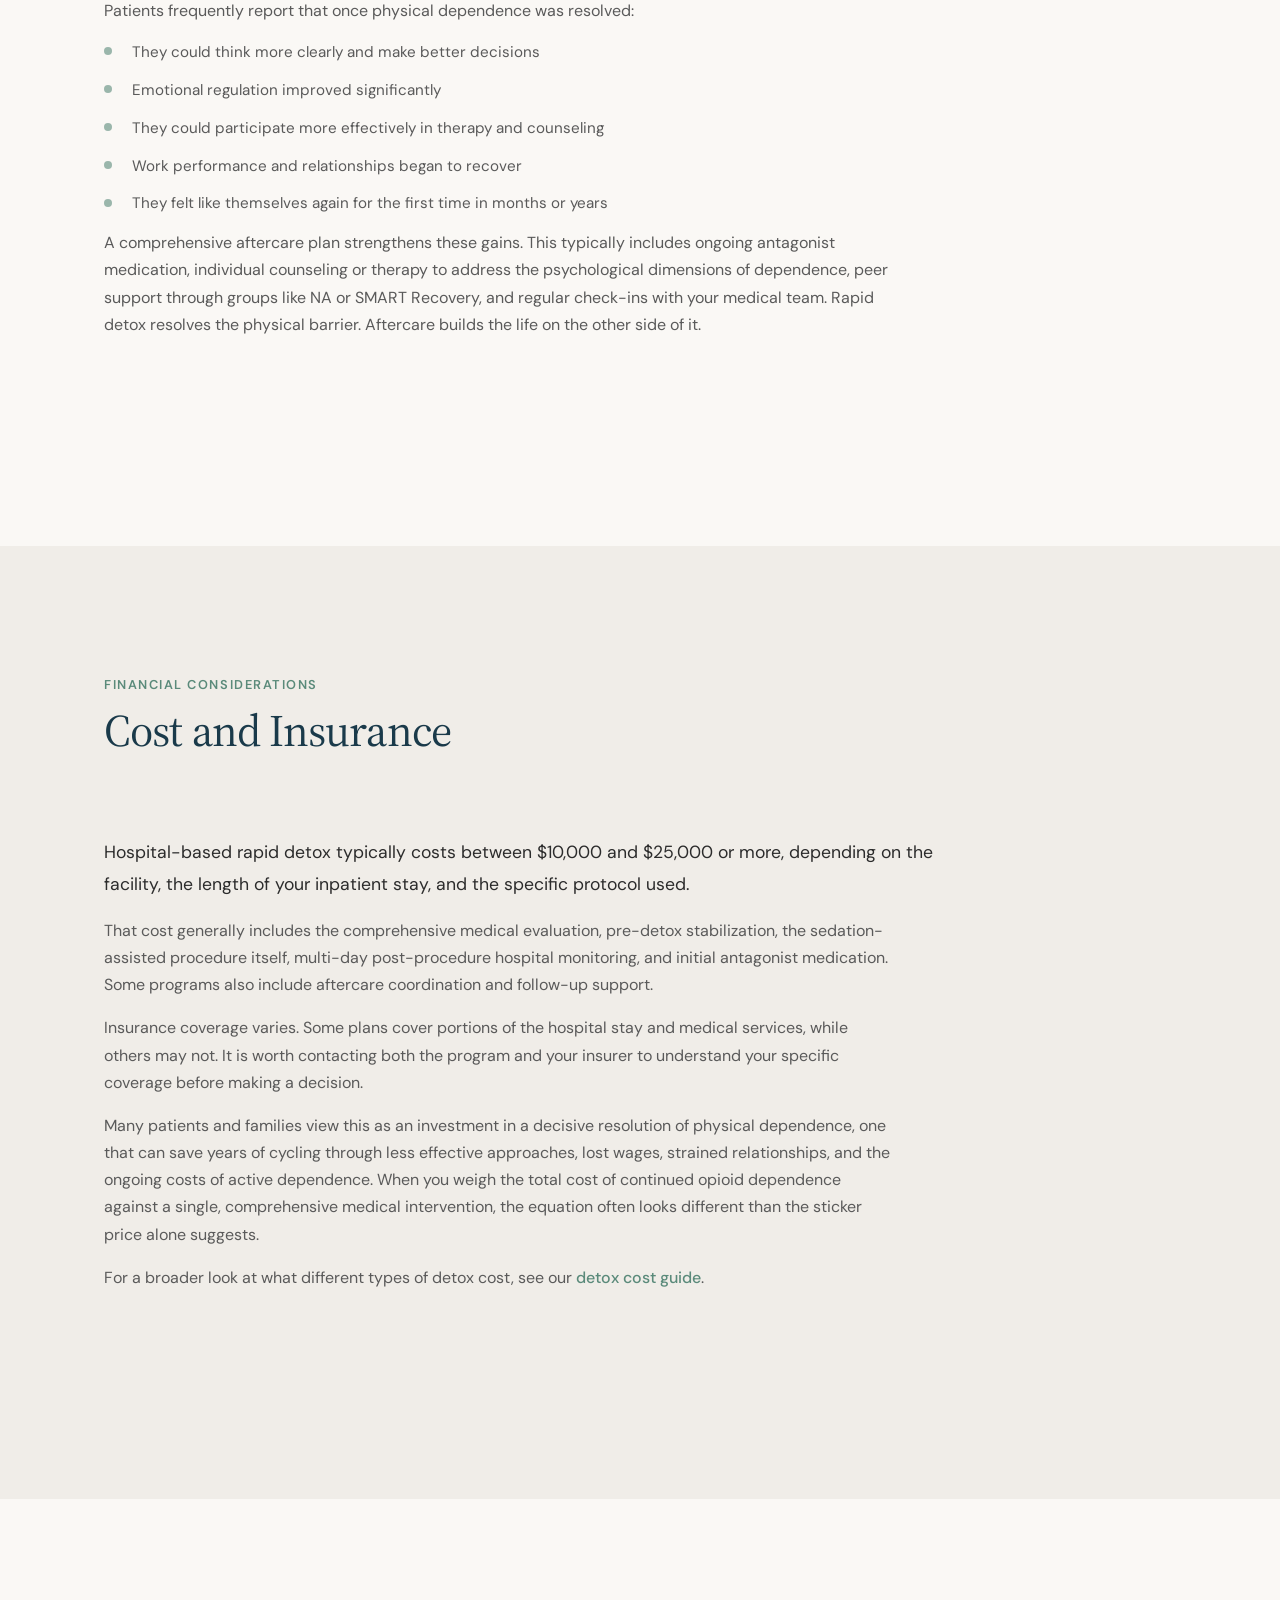
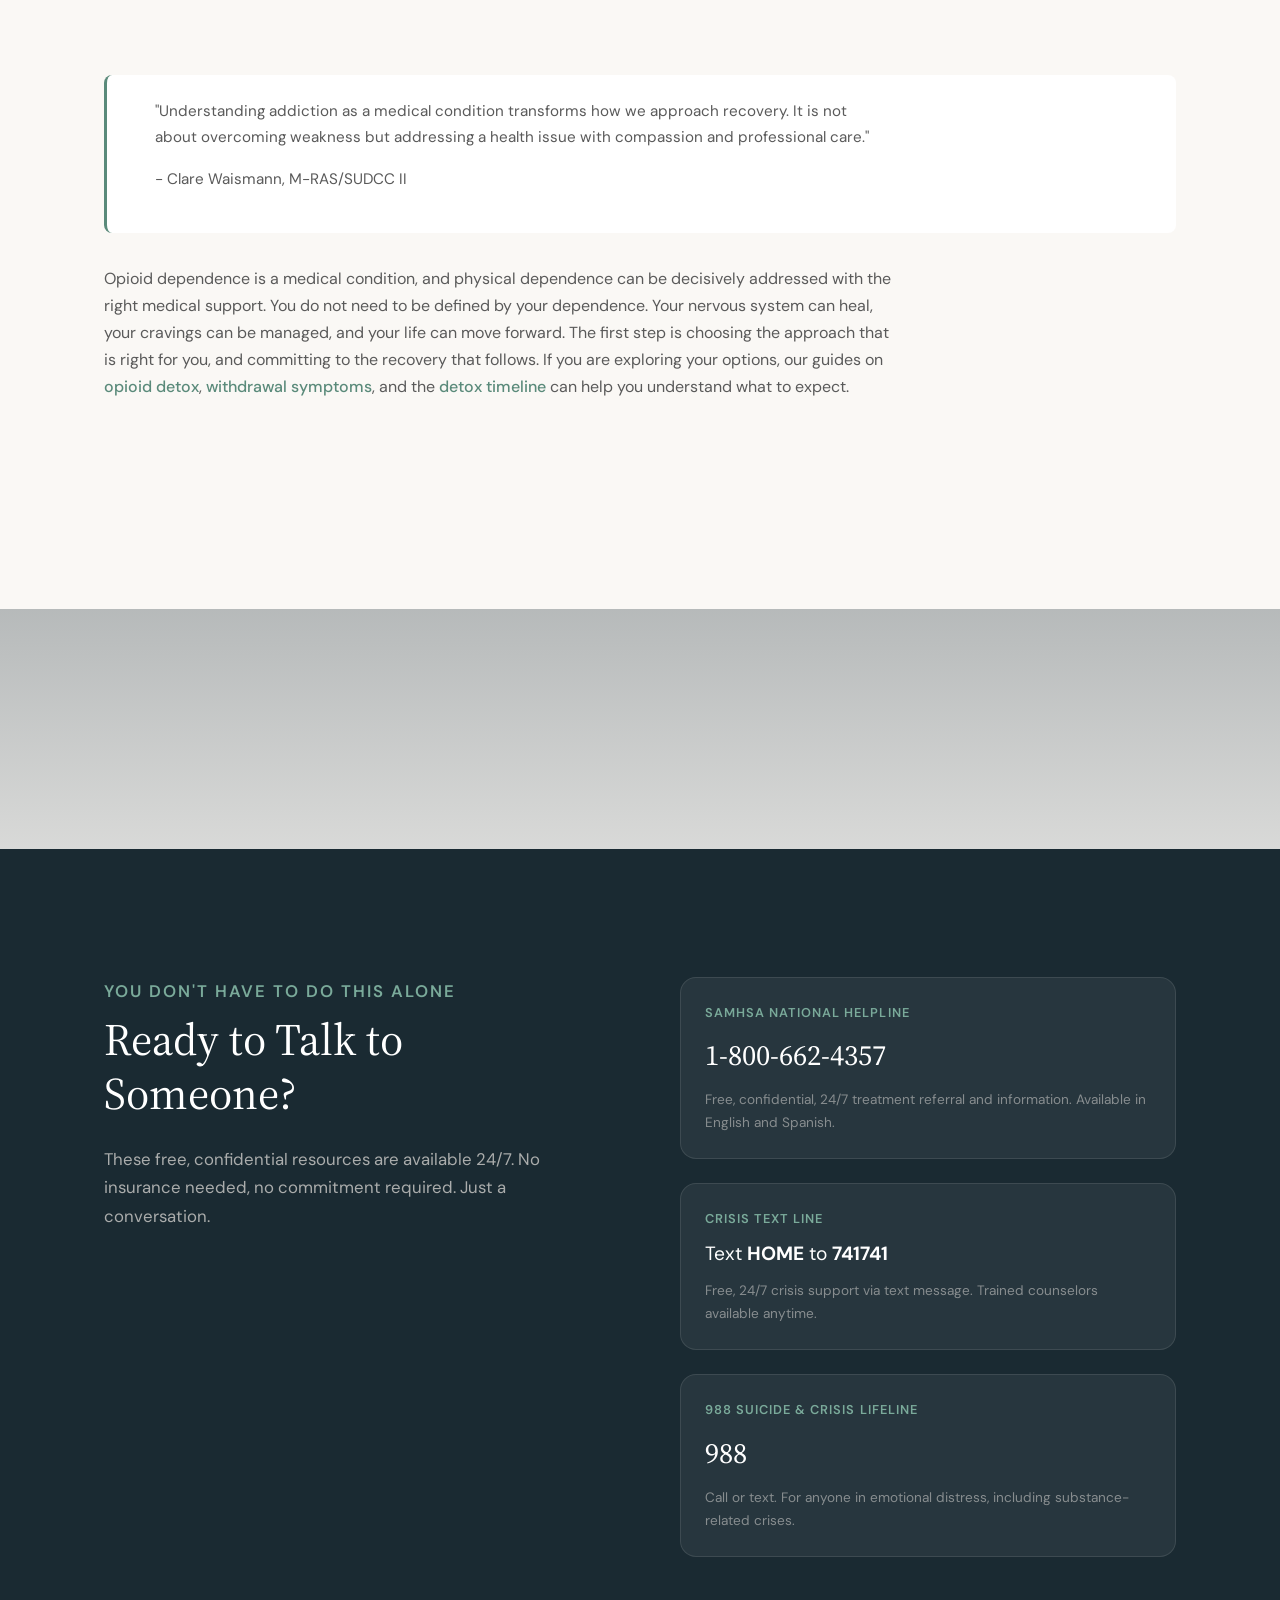
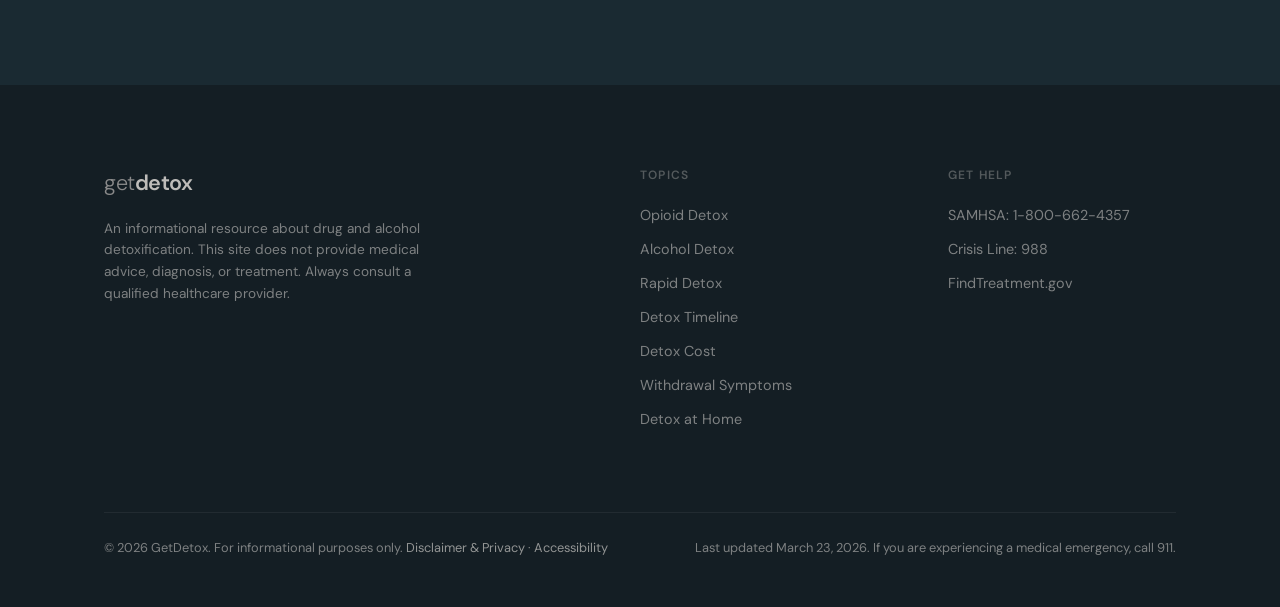
<file: GetDetox/Website/rapid-detox/index.html>
<!DOCTYPE html>
<html lang="en">
<head>
  <meta charset="UTF-8">
  <meta name="viewport" content="width=device-width, initial-scale=1.0">

  <!-- Primary SEO -->
  <title>What Is Rapid Detox? Safety, Cost, Procedure & Risks Explained | GetDetox</title>
  <meta name="description" content="Rapid detox is a hospital-based, medically supervised procedure with nearly 30 years of proven results. Learn how it works, who it helps, and what to expect.">
  <meta name="keywords" content="rapid detox, rapid opioid detox, accelerated detox, rapid detox procedure, rapid detox cost, is rapid detox safe, rapid detox under anesthesia, ultra rapid detox, rapid detox vs medical detox, rapid detox near me">
  <link rel="canonical" href="https://getdetox.com/rapid-detox/">
  <meta name="robots" content="index, follow, max-snippet:-1, max-image-preview:large">
  <meta name="author" content="GetDetox">
  <meta name="theme-color" content="#1a3a4a">

  <!-- Open Graph / Facebook -->
  <meta property="og:type" content="article">
  <meta property="og:url" content="https://getdetox.com/rapid-detox/">
  <meta property="og:title" content="What Is Rapid Detox? Safety, Cost, Procedure & Risks Explained">
  <meta property="og:description" content="Rapid detox is a hospital-based, medically supervised procedure with nearly 30 years of proven results. Learn how it works, who it helps, and what to expect.">
  <meta property="og:site_name" content="GetDetox">
  <meta property="og:locale" content="en_US">

  <!-- Twitter -->
  <meta name="twitter:card" content="summary_large_image">
  <meta name="twitter:title" content="What Is Rapid Detox? Safety, Cost, Procedure & Risks Explained | GetDetox">
  <meta name="twitter:description" content="Rapid detox is a hospital-based, medically supervised procedure with nearly 30 years of proven results. Learn how it works, who it helps, and what to expect.">

  <!-- Structured Data: FAQPage -->
  <script type="application/ld+json">
  {
    "@context": "https://schema.org",
    "@type": "FAQPage",
    "mainEntity": [
      {
        "@type": "Question",
        "name": "What is rapid detox?",
        "acceptedAnswer": {
          "@type": "Answer",
          "text": "Rapid detox is a medically supervised, hospital-based procedure that compresses opioid withdrawal into hours rather than days. Performed under sedation with continuous cardiac and respiratory monitoring, it uses opioid antagonists to accelerate receptor clearance so the nervous system can begin functioning without opioids sooner. Advanced programs have refined this approach over nearly 30 years and thousands of successful patient outcomes."
        }
      },
      {
        "@type": "Question",
        "name": "Is rapid detox safe?",
        "acceptedAnswer": {
          "@type": "Answer",
          "text": "When performed in a JCAHO-accredited hospital with thorough pre-screening, experienced medical teams, ICU capability, and multi-day post-procedure monitoring, rapid detox has a strong safety record. The safety concerns historically associated with rapid detox came from rushed, same-day outpatient models that lacked proper stabilization and monitoring. Choosing a program with comprehensive pre-detox stabilization and extended inpatient care is the key to a safe experience."
        }
      },
      {
        "@type": "Question",
        "name": "How much does rapid detox cost?",
        "acceptedAnswer": {
          "@type": "Answer",
          "text": "Rapid detox typically costs between $10,000 and $25,000 or more, depending on the facility and length of inpatient monitoring. This usually covers the full medical evaluation, pre-detox stabilization, the procedure itself, multi-day post-procedure monitoring, and initial antagonist medication. While it is a significant investment, many patients consider it worthwhile for the decisive resolution of physical dependence and reduced time in active withdrawal."
        }
      },
      {
        "@type": "Question",
        "name": "How does rapid detox work?",
        "acceptedAnswer": {
          "@type": "Answer",
          "text": "The process begins with a comprehensive medical evaluation, followed by inpatient pre-detox stabilization including IV hydration, electrolyte optimization, and vital sign regulation. During the procedure, the patient is sedated while opioid antagonists accelerate receptor clearance under continuous monitoring. After the procedure, patients are monitored for several days as the body stabilizes. Many programs then transition patients to naltrexone or Vivitrol to support ongoing recovery."
        }
      },
      {
        "@type": "Question",
        "name": "What is the difference between rapid detox and regular detox?",
        "acceptedAnswer": {
          "@type": "Answer",
          "text": "Traditional medical detox manages withdrawal gradually over five to seven days or longer using tapering medications. Rapid detox compresses the acute withdrawal phase into hours under sedation, allowing the nervous system to begin recovery sooner. Rapid detox is a stronger fit for people who want a decisive, hospital-based approach to resolving physical dependence, while traditional detox may be preferred by those who want a more gradual transition."
        }
      },
      {
        "@type": "Question",
        "name": "Who is a candidate for rapid detox?",
        "acceptedAnswer": {
          "@type": "Answer",
          "text": "Good candidates for rapid detox include people with opioid dependence who want a decisive, medically supervised approach to resolving physical dependence. Ideal candidates are in reasonable overall health, committed to aftercare and ongoing recovery support, and seeking treatment in a hospital-based program with thorough pre-screening. It is not appropriate for people with serious cardiac, pulmonary, or liver conditions, pregnant women, or those dependent on alcohol or benzodiazepines."
        }
      }
    ]
  }
  </script>

  <!-- Structured Data: BreadcrumbList -->
  <script type="application/ld+json">
  {
    "@context": "https://schema.org",
    "@type": "BreadcrumbList",
    "itemListElement": [
      {
        "@type": "ListItem",
        "position": 1,
        "name": "Home",
        "item": "https://getdetox.com/"
      },
      {
        "@type": "ListItem",
        "position": 2,
        "name": "Rapid Detox",
        "item": "https://getdetox.com/rapid-detox/"
      }
    ]
  }
  </script>

  <link rel="preconnect" href="https://fonts.googleapis.com">
  <link rel="preconnect" href="https://fonts.gstatic.com" crossorigin>
  <link href="https://fonts.googleapis.com/css2?family=DM+Sans:ital,opsz,wght@0,9..40,300..700;1,9..40,300..700&family=Source+Serif+4:ital,opsz,wght@0,8..60,300..700;1,8..60,300..700&display=swap" rel="stylesheet">
  <link rel="stylesheet" href="../styles.css">
</head>
<body>

  <!-- Navigation -->
  <nav class="nav" id="nav">
    <div class="nav-inner">
      <a href="/" class="nav-logo">get<span>detox</span></a>
      <button class="nav-toggle" id="navToggle" aria-label="Toggle menu">
        <span></span><span></span><span></span>
      </button>
      <div class="nav-links" id="navLinks">
        <a href="/">Home</a>
        <a href="/opioid-detox/">Opioid Detox</a>
        <a href="/alcohol-detox/">Alcohol Detox</a>
        <a href="/rapid-detox/">Rapid Detox</a>
        <a href="/detox-timeline/">Timeline</a>
        <a href="/detox-cost/">Cost</a>
        <a href="/withdrawal-symptoms/">Withdrawal</a>
        <a href="/detox-at-home/">Home Detox</a>
        <a href="#help" class="nav-cta">Get Help Now</a>
      </div>
    </div>
  </nav>

  <main>

  <!-- Page Header -->
  <section class="hero" id="hero" style="background-image: url('../images/mountain-view.jpg'); background-size: cover; background-position: center; position: relative; overflow: hidden;">
    <div style="position: absolute; inset: 0; background: linear-gradient(160deg, rgba(20, 40, 52, 0.92) 0%, rgba(24, 56, 70, 0.88) 40%, rgba(30, 66, 66, 0.85) 100%);"></div>
    <div class="hero-overlay"></div>
    <div class="hero-content" style="position: relative; z-index: 1;">
      <p class="hero-tag">Treatment Option</p>
      <h1>Rapid Detox: What It Is, How It Works, and Is It Safe?</h1>
      <p class="hero-sub">Rapid detox promises to compress days of opioid withdrawal into hours under anesthesia. Here is what you need to know about the procedure, the risks, the cost, and whether it is right for you.</p>
    </div>
    <div class="hero-scroll" style="position: relative; z-index: 1;">
      <span>Scroll to learn more</span>
      <div class="scroll-indicator"></div>
    </div>
  </section>

  <!-- What Is Rapid Detox? -->
  <section class="section" id="what-is-rapid-detox">
    <div class="container">
      <div class="section-header">
        <p class="section-tag">The Basics</p>
        <h2>What Is Rapid Detox?</h2>
      </div>
      <div class="content-block">
        <p class="lead">Rapid detox is a medically supervised, hospital-based procedure that compresses opioid withdrawal into hours rather than days, allowing your nervous system to begin recovery sooner and with significantly less conscious suffering.</p>
        <p>In a traditional <a href="/opioid-detox/" style="color: var(--color-accent); font-weight: 500;">opioid detox</a>, withdrawal unfolds gradually over five to seven days, managed with medications that ease symptoms as your body adjusts. Rapid detox takes a different approach. While you are sedated and continuously monitored by a medical team, opioid antagonist medications accelerate the clearance of opioids from your receptors, compressing the most intense phase of withdrawal into a matter of hours.</p>
        <p>This is not a new or experimental concept. Advanced rapid detox programs have been refining this approach for nearly 30 years, with thousands of patients treated successfully in accredited hospital settings. The key distinction is between programs that do it right, with thorough pre-screening, inpatient stabilization, and multi-day monitoring, and rushed models that cut corners. When done properly, rapid detox offers a decisive, medically sound path through the physical barrier that keeps so many people trapped in opioid dependence.</p>
        <p>Rapid detox is used for opioid dependence, including heroin, fentanyl, oxycodone, hydrocodone, and other prescription painkillers. It is not used for <a href="/alcohol-detox/" style="color: var(--color-accent); font-weight: 500;">alcohol detox</a> or benzodiazepine withdrawal, which require different medical protocols.</p>
      </div>
    </div>
  </section>

  <!-- How Hospital-Based Rapid Detox Works -->
  <section class="section section-alt" id="procedure">
    <div class="container">
      <div class="section-header">
        <p class="section-tag">The 5-Phase Process</p>
        <h2>How Hospital-Based Rapid Detox Works</h2>
      </div>
      <div class="content-block">
        <p class="lead">The best rapid detox programs follow a comprehensive, multi-day protocol in a JCAHO-accredited hospital. This is not a quick in-and-out procedure. Here is what a thorough program looks like.</p>

        <div class="info-card">
          <h3>Phase 1: Comprehensive Medical Evaluation</h3>
          <p>Before anything else, you undergo an extensive medical workup. This includes blood work, cardiac testing, liver and kidney function panels, a full medical history review, and a detailed assessment of your current opioid use and overall health. This evaluation determines your individual risk profile and allows the medical team to customize the protocol specifically for you. Thorough pre-screening is one of the most important safety factors in the entire process.</p>
        </div>

        <div class="info-card">
          <h3>Phase 2: Inpatient Pre-Detox Stabilization</h3>
          <p>This is where advanced programs distinguish themselves. Before the detox procedure begins, you are admitted to the hospital for stabilization. The medical team optimizes your hydration through IV fluids, balances your electrolytes, regulates your vital signs, and addresses any acute health concerns. This preparation phase ensures your body is in the best possible condition to undergo the procedure safely.</p>
        </div>

        <div class="info-card">
          <h3>Phase 3: Sedation-Assisted Detox</h3>
          <p>Once you are fully stabilized, the detox procedure takes place under sedation with continuous cardiac and respiratory monitoring. The medical team administers opioid antagonists that accelerate the clearance of opioids from your brain's receptors. Because you are sedated, you do not consciously experience the most intense <a href="/withdrawal-symptoms/" style="color: var(--color-accent); font-weight: 500;">withdrawal symptoms</a>. Throughout the procedure, an experienced team monitors your vital signs and manages your body's responses in real time.</p>
        </div>

        <div class="info-card">
          <h3>Phase 4: Post-Procedure Hospital Monitoring</h3>
          <p>After the procedure, you remain in the hospital for several days of monitored recovery. This extended observation period is critical. Your medical team tracks your vital signs, manages any residual discomfort, ensures proper hydration and nutrition, and monitors your body's adjustment. Many patients report that the post-procedure symptoms they experience are a fraction of what full, unmanaged withdrawal would have been.</p>
        </div>

        <div class="info-card">
          <h3>Phase 5: Antagonist Maintenance and Transition</h3>
          <p>Before discharge, most programs transition you onto naltrexone, often administered as a monthly injection called Vivitrol. This medication blocks opioid receptors and significantly reduces cravings, giving you a powerful tool as you move into the next phase of recovery. Your team will also coordinate aftercare recommendations to support your continued progress.</p>
        </div>
      </div>
    </div>
  </section>

  <!-- The Science Behind Rapid Detox -->
  <section class="section" id="science">
    <div class="container">
      <div class="section-header">
        <p class="section-tag">The Neuroscience</p>
        <h2>The Science Behind Rapid Detox</h2>
      </div>
      <div class="content-block">
        <p class="lead">Understanding what happens in your brain during rapid detox helps explain why it works and why the right medical support makes such a difference.</p>
        <p>When you use opioids regularly, your brain adapts. Opioid receptors become dependent on the external supply, and your natural production of endorphins and dopamine diminishes. This is physical dependence, and it is a medical condition, not a moral failing. Your nervous system has simply adapted to the presence of opioids.</p>
        <p>Rapid detox accelerates the process of clearing opioids from your receptors. Antagonist medications like naloxone and naltrexone bind to the same receptors and displace the opioids, allowing your nervous system to begin recalibrating. Under sedation, the most intense neurological response to this rapid clearance passes while you are not consciously experiencing it.</p>
        <p>After the procedure, your brain begins the process of restoring its natural neurochemistry. Dopamine and endorphin production gradually normalizes. Antagonist medications like naltrexone support this transition by blocking opioid receptors and reducing cravings, which gives your brain the time it needs to heal without the constant pull toward opioid use.</p>
        <p>Many patients report that once physical dependence was resolved and cravings diminished, they could think more clearly, regulate their emotions better, and participate more effectively in therapy, work, and relationships. The physical barrier, once removed, opens the door to genuine recovery.</p>
      </div>
    </div>
  </section>

  <!-- What Makes a Safe Rapid Detox Program -->
  <section class="section section-alt" id="safety">
    <div class="container">
      <div class="section-header">
        <p class="section-tag">Choosing the Right Program</p>
        <h2>What Makes a Safe Rapid Detox Program</h2>
      </div>
      <div class="content-block">
        <p class="lead">Not all rapid detox programs are created equal. The safety concerns historically associated with rapid detox came primarily from rushed, same-day outpatient models that lacked proper stabilization and monitoring. Here is what separates a safe, reputable program from a risky one.</p>
      </div>
      <div class="card-grid two-col">
        <div class="card">
          <h4>JCAHO-Accredited Hospital</h4>
          <p>The procedure should take place in a fully accredited hospital, not an outpatient clinic or office. Hospital settings provide ICU capability, emergency response teams, and the full range of medical resources needed for safe sedation and monitoring.</p>
        </div>
        <div class="card">
          <h4>Thorough Pre-Screening</h4>
          <p>A quality program never rushes you into the procedure. Comprehensive medical evaluation, cardiac testing, bloodwork, and health history review ensure you are a safe candidate and allow the team to customize your protocol.</p>
        </div>
        <div class="card">
          <h4>Pre-Detox Stabilization</h4>
          <p>Advanced programs admit you before the procedure to optimize hydration, electrolytes, and vital signs. This preparation phase significantly reduces risk and improves outcomes. Programs that skip this step are cutting a critical corner.</p>
        </div>
        <div class="card">
          <h4>Multi-Day Inpatient Monitoring</h4>
          <p>After the procedure, you should be monitored in the hospital for several days, not sent home the same day. Extended monitoring allows the medical team to manage any complications and ensure your body is stabilizing properly.</p>
        </div>
        <div class="card">
          <h4>Experienced Medical Team</h4>
          <p>Look for programs with decades of experience and thousands of procedures. The medical team should include specialists in addiction medicine, anesthesiology, and critical care who work together regularly on these cases.</p>
        </div>
        <div class="card">
          <h4>Aftercare Coordination</h4>
          <p>A responsible program does not just perform the procedure and send you on your way. Transition to antagonist medication (naltrexone or Vivitrol), aftercare planning, and follow-up support should all be part of the program.</p>
        </div>
      </div>
      <div class="content-block">
        <p>The bottom line: when you hear concerns about rapid detox safety, ask which model they are referring to. A properly run, hospital-based program with thorough preparation and multi-day monitoring has a very different safety profile than a rushed, same-day outpatient procedure.</p>
      </div>
    </div>
  </section>

  <!-- Rapid Detox vs. Other Approaches -->
  <section class="section" id="comparison">
    <div class="container">
      <div class="section-header">
        <p class="section-tag">Comparison</p>
        <h2>Rapid Detox vs. Other Approaches</h2>
      </div>
      <div class="content-block">
        <p class="lead">There are several paths through opioid detoxification. Each has its place, and the right choice depends on your situation, health, and goals. Here is how they compare.</p>
      </div>
      <div class="card-grid two-col">
        <div class="card">
          <h4>Hospital-Based Rapid Detox</h4>
          <ul class="styled-list">
            <li>Acute withdrawal compressed to hours under sedation</li>
            <li>Multi-day hospital stay with continuous monitoring</li>
            <li>Decisive resolution of physical dependence</li>
            <li>Transition to naltrexone/Vivitrol for craving support</li>
            <li>Best for: people who want a definitive, medically supervised approach</li>
          </ul>
        </div>
        <div class="card">
          <h4>Standard Inpatient Detox</h4>
          <ul class="styled-list">
            <li>Withdrawal managed over 5-7 days with tapering medications</li>
            <li>More gradual process with real-time medication adjustments</li>
            <li>More widely available and often insurance-covered</li>
            <li>Well-established safety record</li>
            <li>Best for: people who prefer a gradual approach or have health limitations</li>
          </ul>
        </div>
        <div class="card">
          <h4>MAT Maintenance (Suboxone/Methadone)</h4>
          <ul class="styled-list">
            <li>Ongoing medication replaces illicit opioid use</li>
            <li>Reduces cravings and prevents withdrawal indefinitely</li>
            <li>Widely available and well-studied</li>
            <li>Requires ongoing medication adherence</li>
            <li>Best for: people who benefit from long-term pharmacological support</li>
          </ul>
        </div>
        <div class="card">
          <h4>Cold Turkey / Unsupervised</h4>
          <ul class="styled-list">
            <li>No medical support during withdrawal</li>
            <li>Full intensity of symptoms experienced consciously</li>
            <li>High dropout rate and significant relapse risk</li>
            <li>Can be dangerous without medical monitoring</li>
            <li>Best for: generally not recommended - medical supervision improves safety and outcomes</li>
          </ul>
        </div>
      </div>
      <div class="content-block">
        <p>For a detailed look at how <a href="/detox-timeline/" style="color: var(--color-accent); font-weight: 500;">withdrawal timelines</a> vary by substance and method, see our timeline guide. The important thing is choosing a path that matches your needs and following through with support afterward.</p>
      </div>
    </div>
  </section>

  <!-- Who Is a Good Candidate -->
  <section class="section section-alt" id="candidates">
    <div class="container">
      <div class="section-header">
        <p class="section-tag">Is It Right for You?</p>
        <h2>Who Is a Good Candidate?</h2>
      </div>
      <div class="two-col">
        <div class="col-text">
          <div class="info-card">
            <h3>Rapid Detox May Be Right for You If You:</h3>
            <ul class="check-list">
              <li>Have opioid dependence (heroin, fentanyl, prescription painkillers) and want a decisive, hospital-based resolution</li>
              <li>Are in reasonable overall physical health</li>
              <li>Want to resolve physical dependence as efficiently as possible so you can focus on the next phase of recovery</li>
              <li>Believe your nervous system can heal when given the right medical support</li>
              <li>Are committed to aftercare, including antagonist medication and ongoing support</li>
              <li>Have tried other approaches that did not work, or simply prefer a medically supervised, accelerated path</li>
            </ul>
          </div>
        </div>
        <div class="col-text">
          <div class="info-card">
            <h3>Rapid Detox Is Not Appropriate If You:</h3>
            <ul class="check-list">
              <li>Have significant heart disease, arrhythmias, or a history of cardiac events</li>
              <li>Have chronic pulmonary conditions like severe asthma or COPD</li>
              <li>Have advanced liver disease or hepatitis</li>
              <li>Are pregnant or may be pregnant</li>
              <li>Have a history of adverse reactions to sedation or anesthesia</li>
              <li>Are dependent on <a href="/alcohol-detox/" style="color: var(--color-accent); font-weight: 500;">alcohol</a> or benzodiazepines (these require different protocols)</li>
            </ul>
          </div>
        </div>
      </div>
      <div class="content-block">
        <p>If you are unsure whether rapid detox is right for your situation, a consultation with an experienced addiction medicine specialist can help you evaluate your options. You can also explore whether <a href="/detox-at-home/" style="color: var(--color-accent); font-weight: 500;">at-home detox</a> or standard inpatient detox might be a better fit for your health profile and circumstances.</p>
      </div>
    </div>
  </section>

  <!-- After Rapid Detox: Neurochemical Recovery -->
  <section class="section" id="after-detox">
    <div class="container">
      <div class="section-header">
        <p class="section-tag">What Comes Next</p>
        <h2>After Rapid Detox: Neurochemical Recovery</h2>
      </div>
      <div class="content-block">
        <p class="lead">Resolving physical dependence is a critical first step, and what comes after is where the full picture of recovery takes shape. The good news is that your brain and nervous system have a remarkable capacity to heal.</p>
        <p>After rapid detox, most programs transition you to naltrexone (often as monthly Vivitrol injections). This medication blocks opioid receptors and significantly reduces physical cravings, giving your neurochemistry time to recover. Many patients describe this as a turning point: with the constant physical pull toward opioids diminished, they can finally engage fully in the work of rebuilding their lives.</p>
        <p>Patients frequently report that once physical dependence was resolved:</p>
        <ul class="check-list">
          <li>They could think more clearly and make better decisions</li>
          <li>Emotional regulation improved significantly</li>
          <li>They could participate more effectively in therapy and counseling</li>
          <li>Work performance and relationships began to recover</li>
          <li>They felt like themselves again for the first time in months or years</li>
        </ul>
        <p>A comprehensive aftercare plan strengthens these gains. This typically includes ongoing antagonist medication, individual counseling or therapy to address the psychological dimensions of dependence, peer support through groups like NA or SMART Recovery, and regular check-ins with your medical team. Rapid detox resolves the physical barrier. Aftercare builds the life on the other side of it.</p>
      </div>
    </div>
  </section>

  <!-- Cost and Insurance -->
  <section class="section section-alt" id="cost">
    <div class="container">
      <div class="section-header">
        <p class="section-tag">Financial Considerations</p>
        <h2>Cost and Insurance</h2>
      </div>
      <div class="content-block">
        <p class="lead">Hospital-based rapid detox typically costs between $10,000 and $25,000 or more, depending on the facility, the length of your inpatient stay, and the specific protocol used.</p>
        <p>That cost generally includes the comprehensive medical evaluation, pre-detox stabilization, the sedation-assisted procedure itself, multi-day post-procedure hospital monitoring, and initial antagonist medication. Some programs also include aftercare coordination and follow-up support.</p>
        <p>Insurance coverage varies. Some plans cover portions of the hospital stay and medical services, while others may not. It is worth contacting both the program and your insurer to understand your specific coverage before making a decision.</p>
        <p>Many patients and families view this as an investment in a decisive resolution of physical dependence, one that can save years of cycling through less effective approaches, lost wages, strained relationships, and the ongoing costs of active dependence. When you weigh the total cost of continued opioid dependence against a single, comprehensive medical intervention, the equation often looks different than the sticker price alone suggests.</p>
        <p>For a broader look at what different types of detox cost, see our <a href="/detox-cost/" style="color: var(--color-accent); font-weight: 500;">detox cost guide</a>.</p>
      </div>
    </div>
  </section>

  <!-- Callout Quote -->
  <section class="section" id="perspective">
    <div class="container">
      <div class="content-block">
        <div class="callout">
          <p>"Understanding addiction as a medical condition transforms how we approach recovery. It is not about overcoming weakness but addressing a health issue with compassion and professional care."</p>
          <p style="margin-top: 1rem; font-size: 0.95rem; color: var(--color-text-light);">- Clare Waismann, M-RAS/SUDCC II</p>
        </div>
        <p style="margin-top: 2rem;">Opioid dependence is a medical condition, and physical dependence can be decisively addressed with the right medical support. You do not need to be defined by your dependence. Your nervous system can heal, your cravings can be managed, and your life can move forward. The first step is choosing the approach that is right for you, and committing to the recovery that follows. If you are exploring your options, our guides on <a href="/opioid-detox/" style="color: var(--color-accent); font-weight: 500;">opioid detox</a>, <a href="/withdrawal-symptoms/" style="color: var(--color-accent); font-weight: 500;">withdrawal symptoms</a>, and the <a href="/detox-timeline/" style="color: var(--color-accent); font-weight: 500;">detox timeline</a> can help you understand what to expect.</p>
      </div>
    </div>
  </section>

  <!-- Visual Break -->
  <div class="image-break image-break-sm" style="background-image: url('../images/nature-path.jpg');"></div>

  <!-- Get Help -->
  <section class="section section-dark" id="help">
    <div class="container">
      <div class="help-grid">
        <div class="help-content">
          <p class="section-tag">You Don't Have to Do This Alone</p>
          <h2>Ready to Talk to Someone?</h2>
          <p>These free, confidential resources are available 24/7. No insurance needed, no commitment required. Just a conversation.</p>
        </div>
        <div class="help-cards">
          <div class="help-card">
            <h3>SAMHSA National Helpline</h3>
            <a href="tel:18006624357" class="help-phone">1-800-662-4357</a>
            <p>Free, confidential, 24/7 treatment referral and information. Available in English and Spanish.</p>
          </div>
          <div class="help-card">
            <h3>Crisis Text Line</h3>
            <p class="help-action">Text <strong>HOME</strong> to <strong>741741</strong></p>
            <p>Free, 24/7 crisis support via text message. Trained counselors available anytime.</p>
          </div>
          <div class="help-card">
            <h3>988 Suicide &amp; Crisis Lifeline</h3>
            <a href="tel:988" class="help-phone">988</a>
            <p>Call or text. For anyone in emotional distress, including substance-related crises.</p>
          </div>
        </div>
      </div>
    </div>
  </section>

  </main>

  <!-- Footer -->
  <footer class="footer">
    <div class="container">
      <div class="footer-inner">
        <div class="footer-brand">
          <a href="/" class="nav-logo">get<span>detox</span></a>
          <p>An informational resource about drug and alcohol detoxification. This site does not provide medical advice, diagnosis, or treatment. Always consult a qualified healthcare provider.</p>
        </div>
        <div class="footer-links">
          <h4>Topics</h4>
          <a href="/opioid-detox/">Opioid Detox</a>
          <a href="/alcohol-detox/">Alcohol Detox</a>
          <a href="/rapid-detox/">Rapid Detox</a>
          <a href="/detox-timeline/">Detox Timeline</a>
          <a href="/detox-cost/">Detox Cost</a>
          <a href="/withdrawal-symptoms/">Withdrawal Symptoms</a>
          <a href="/detox-at-home/">Detox at Home</a>
        </div>
        <div class="footer-links">
          <h4>Get Help</h4>
          <a href="tel:18006624357">SAMHSA: 1-800-662-4357</a>
          <a href="tel:988">Crisis Line: 988</a>
          <a href="https://findtreatment.gov" target="_blank" rel="noopener">FindTreatment.gov</a>
        </div>
      </div>
      <div class="footer-bottom">
        <p>&copy; 2026 GetDetox. For informational purposes only. <a href="/legal/" style="color: rgba(232, 228, 223, 0.6);">Disclaimer &amp; Privacy</a> &middot; <a href="/legal/#s12" style="color: rgba(232, 228, 223, 0.6);">Accessibility</a></p>
        <p>Last updated March 23, 2026. If you are experiencing a medical emergency, call 911.</p>
      </div>
    </div>
  </footer>

  <script src="../script.js"></script>
</body>
</html>
</file>
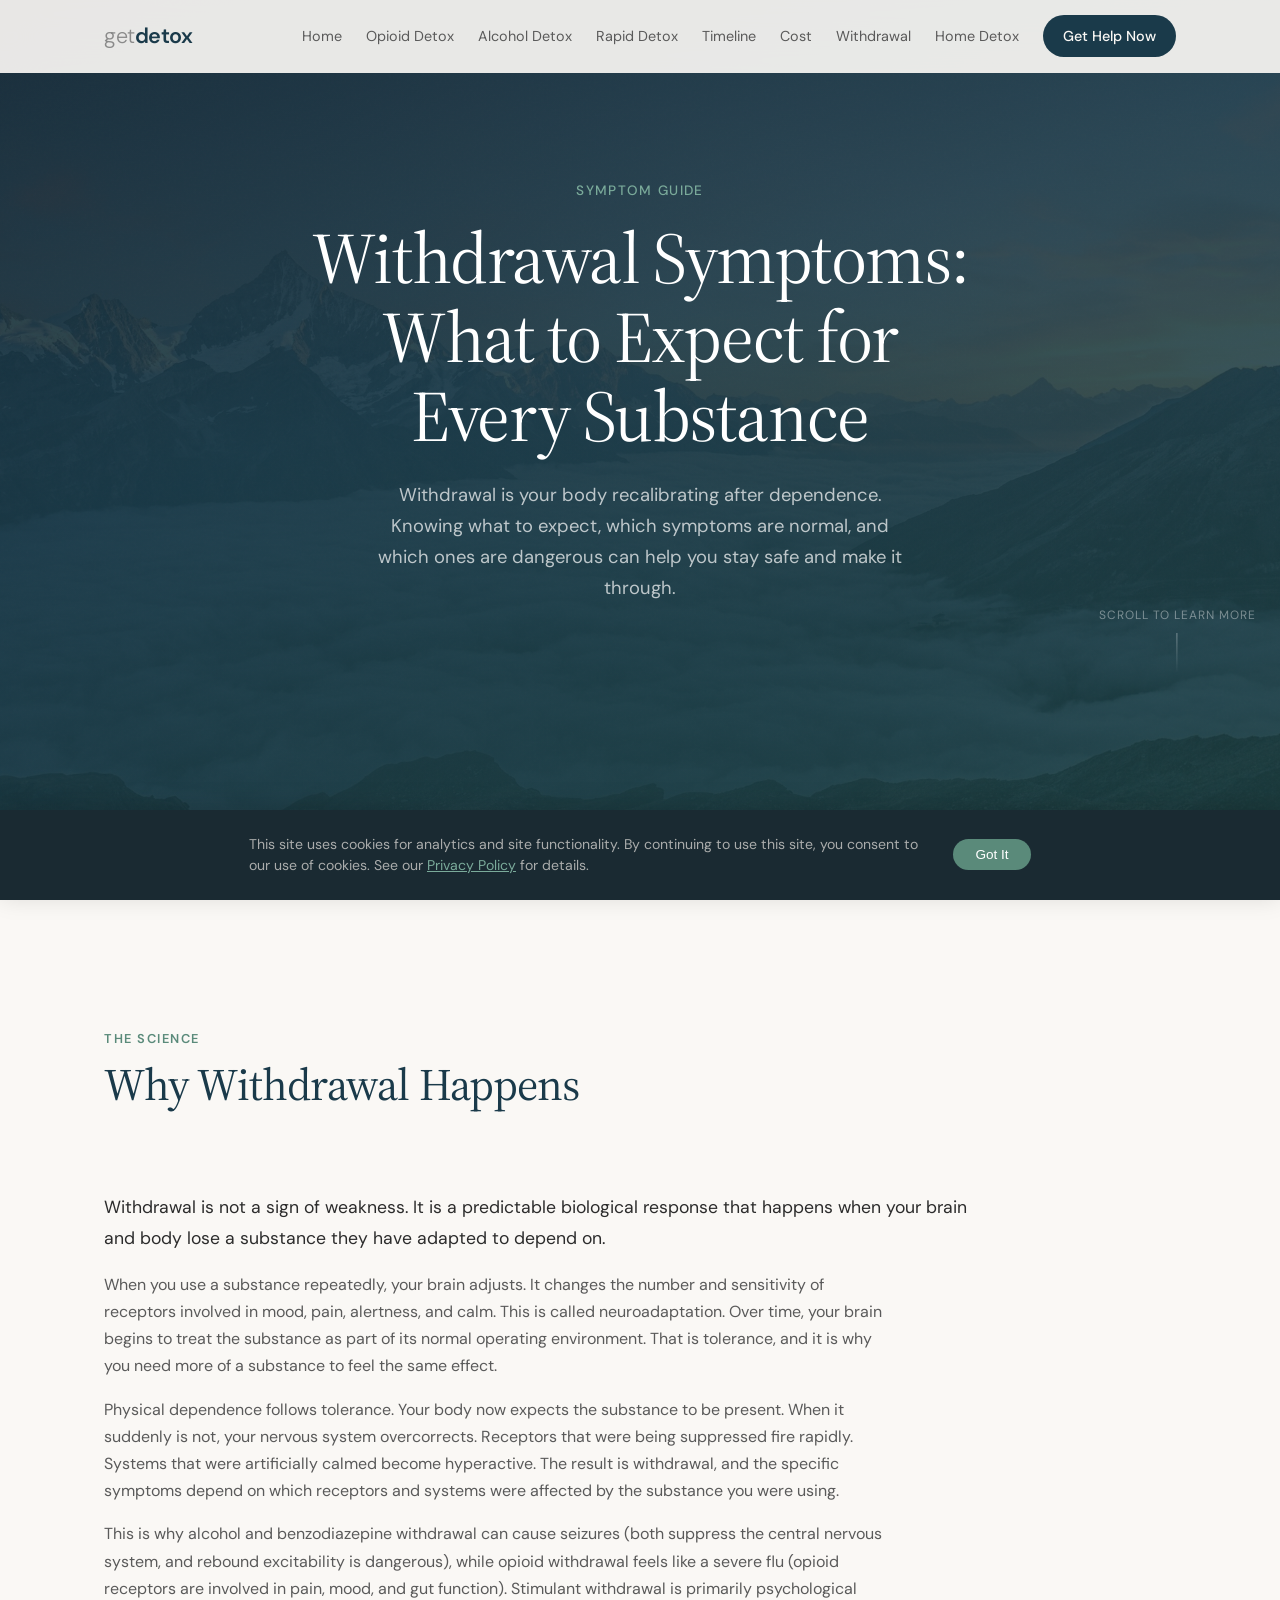
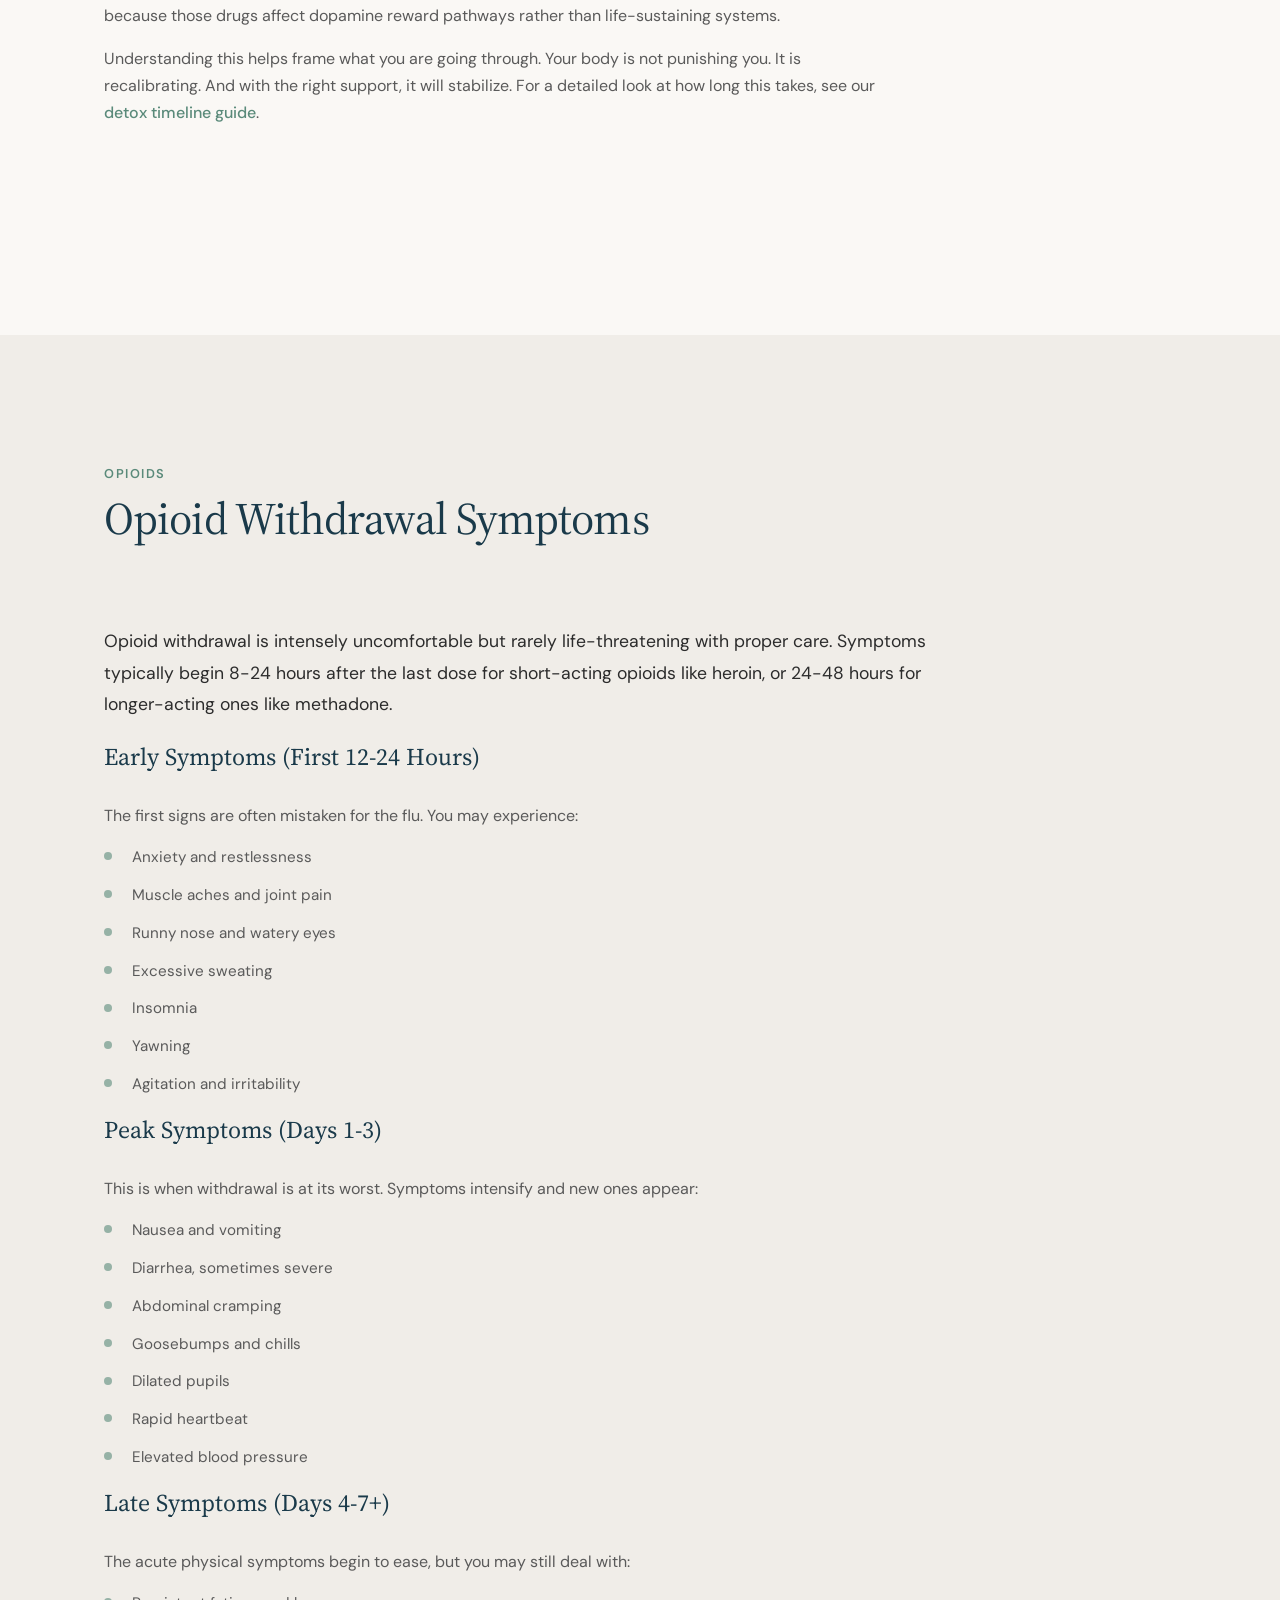
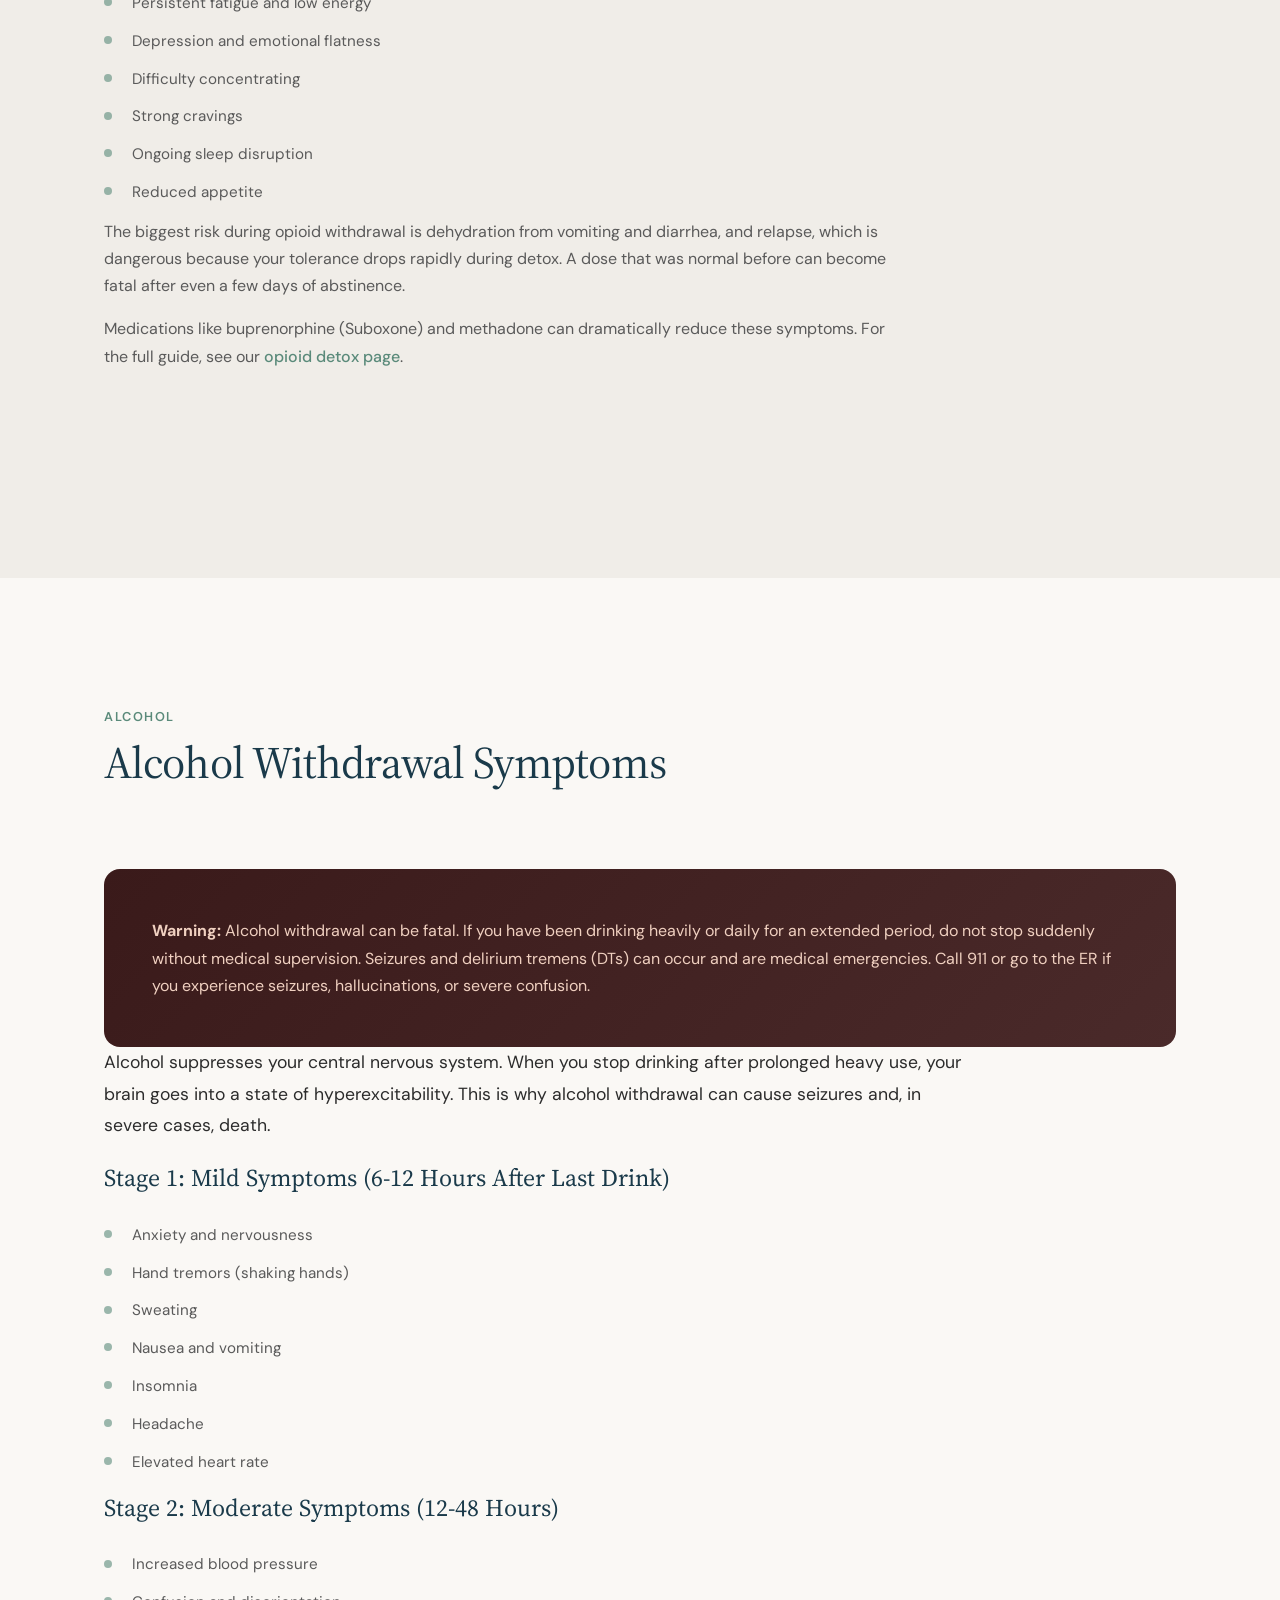
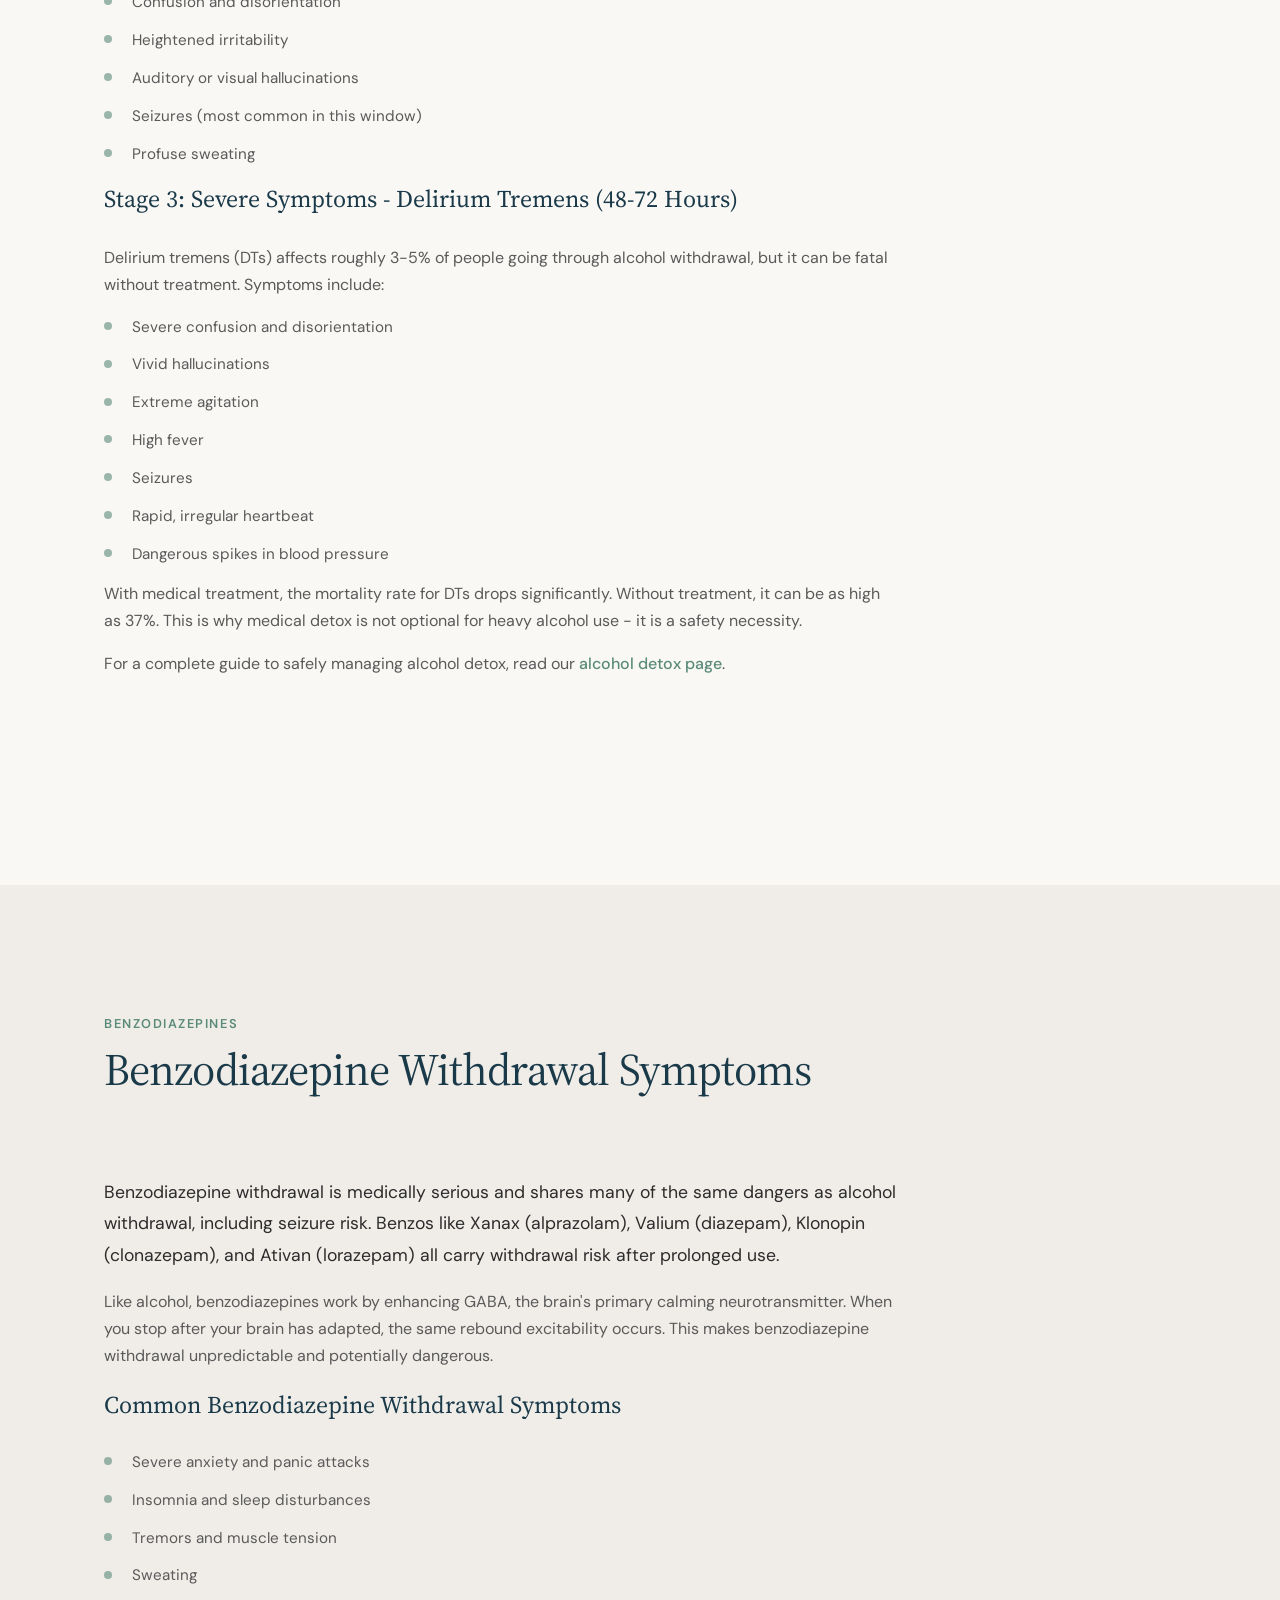
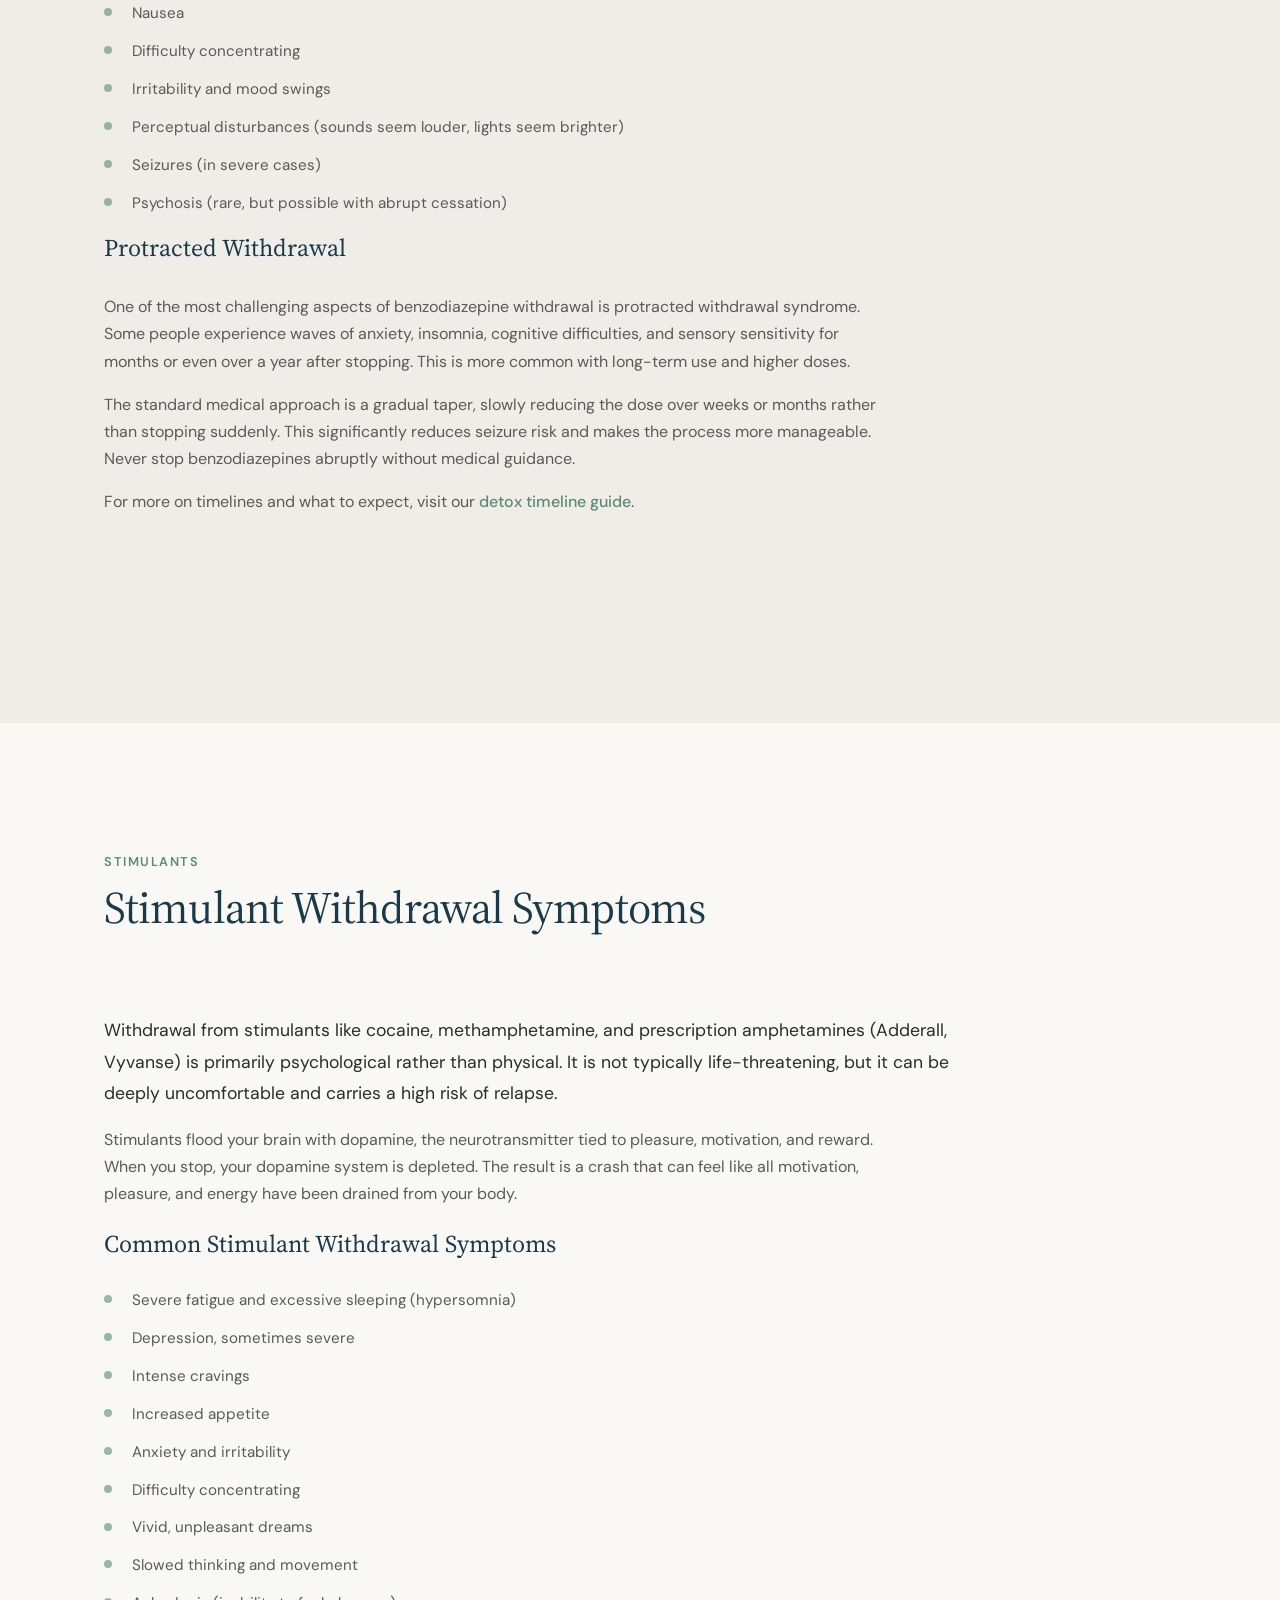
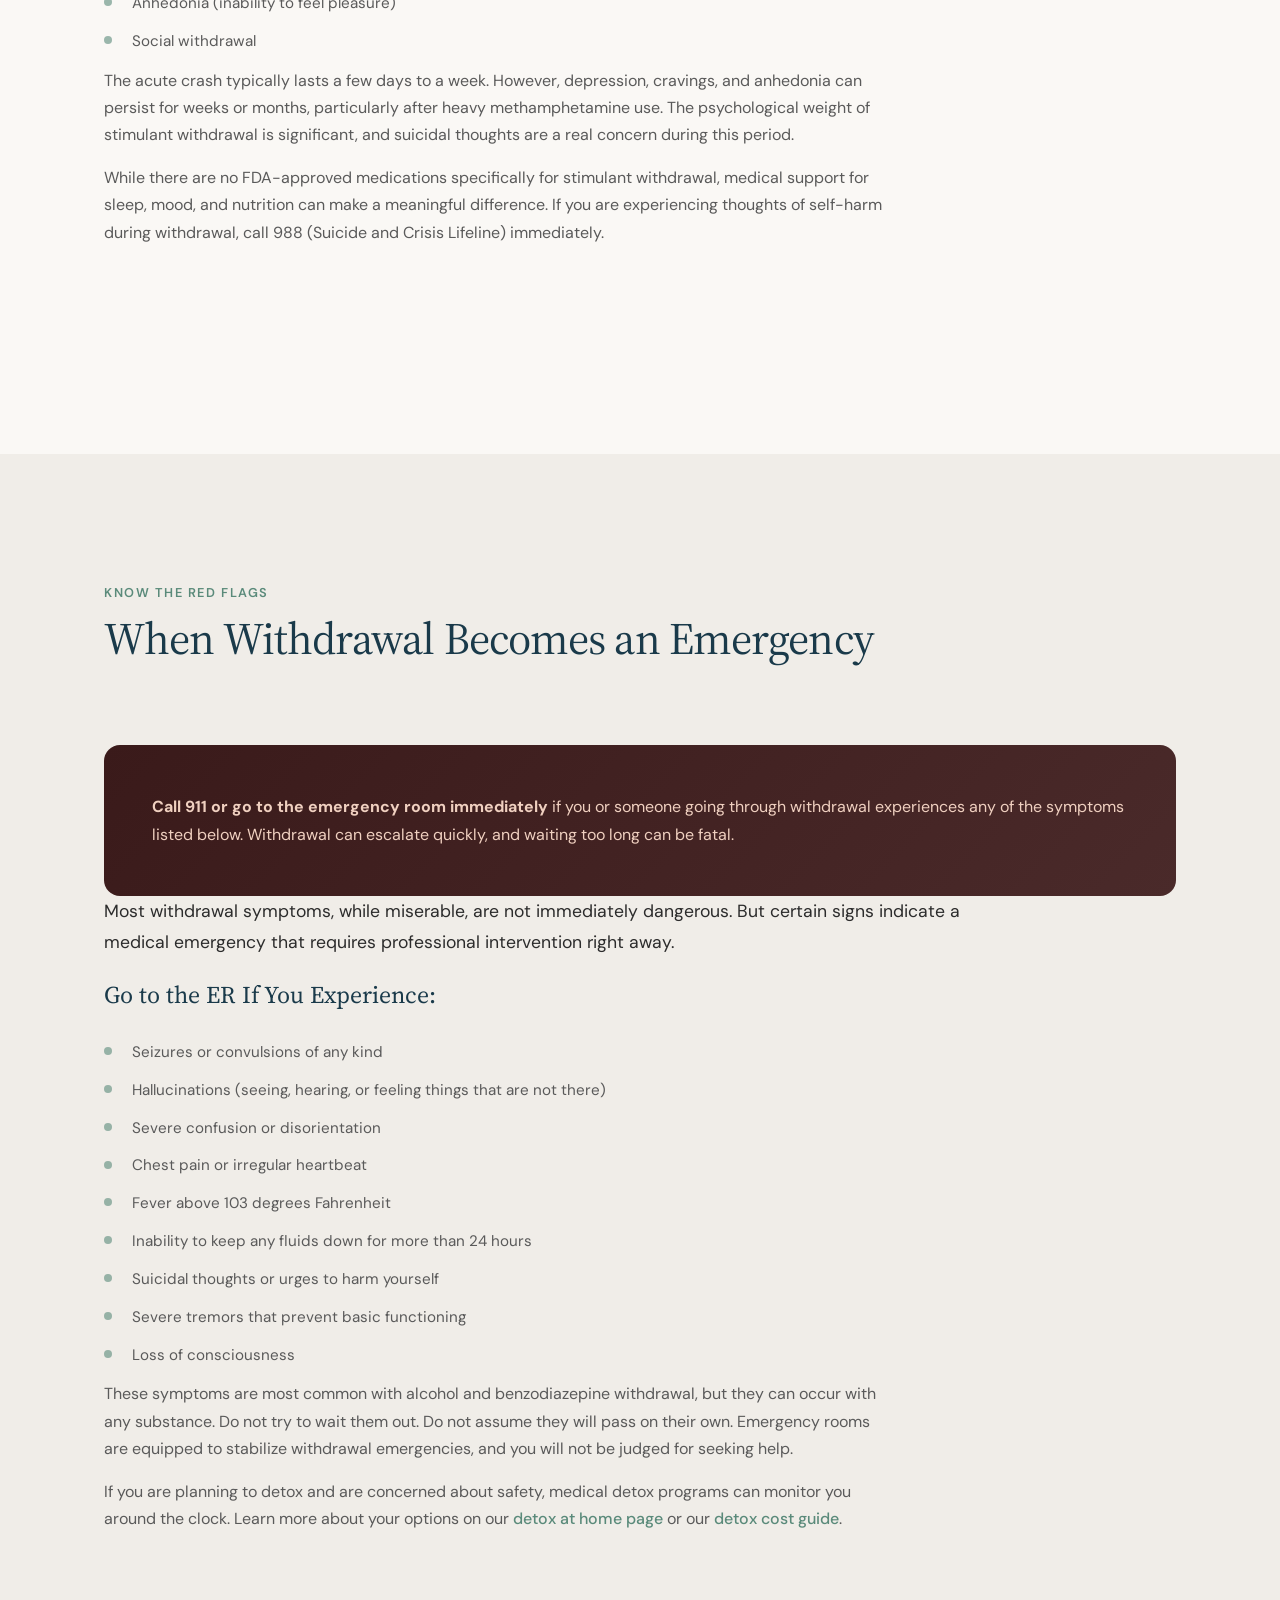
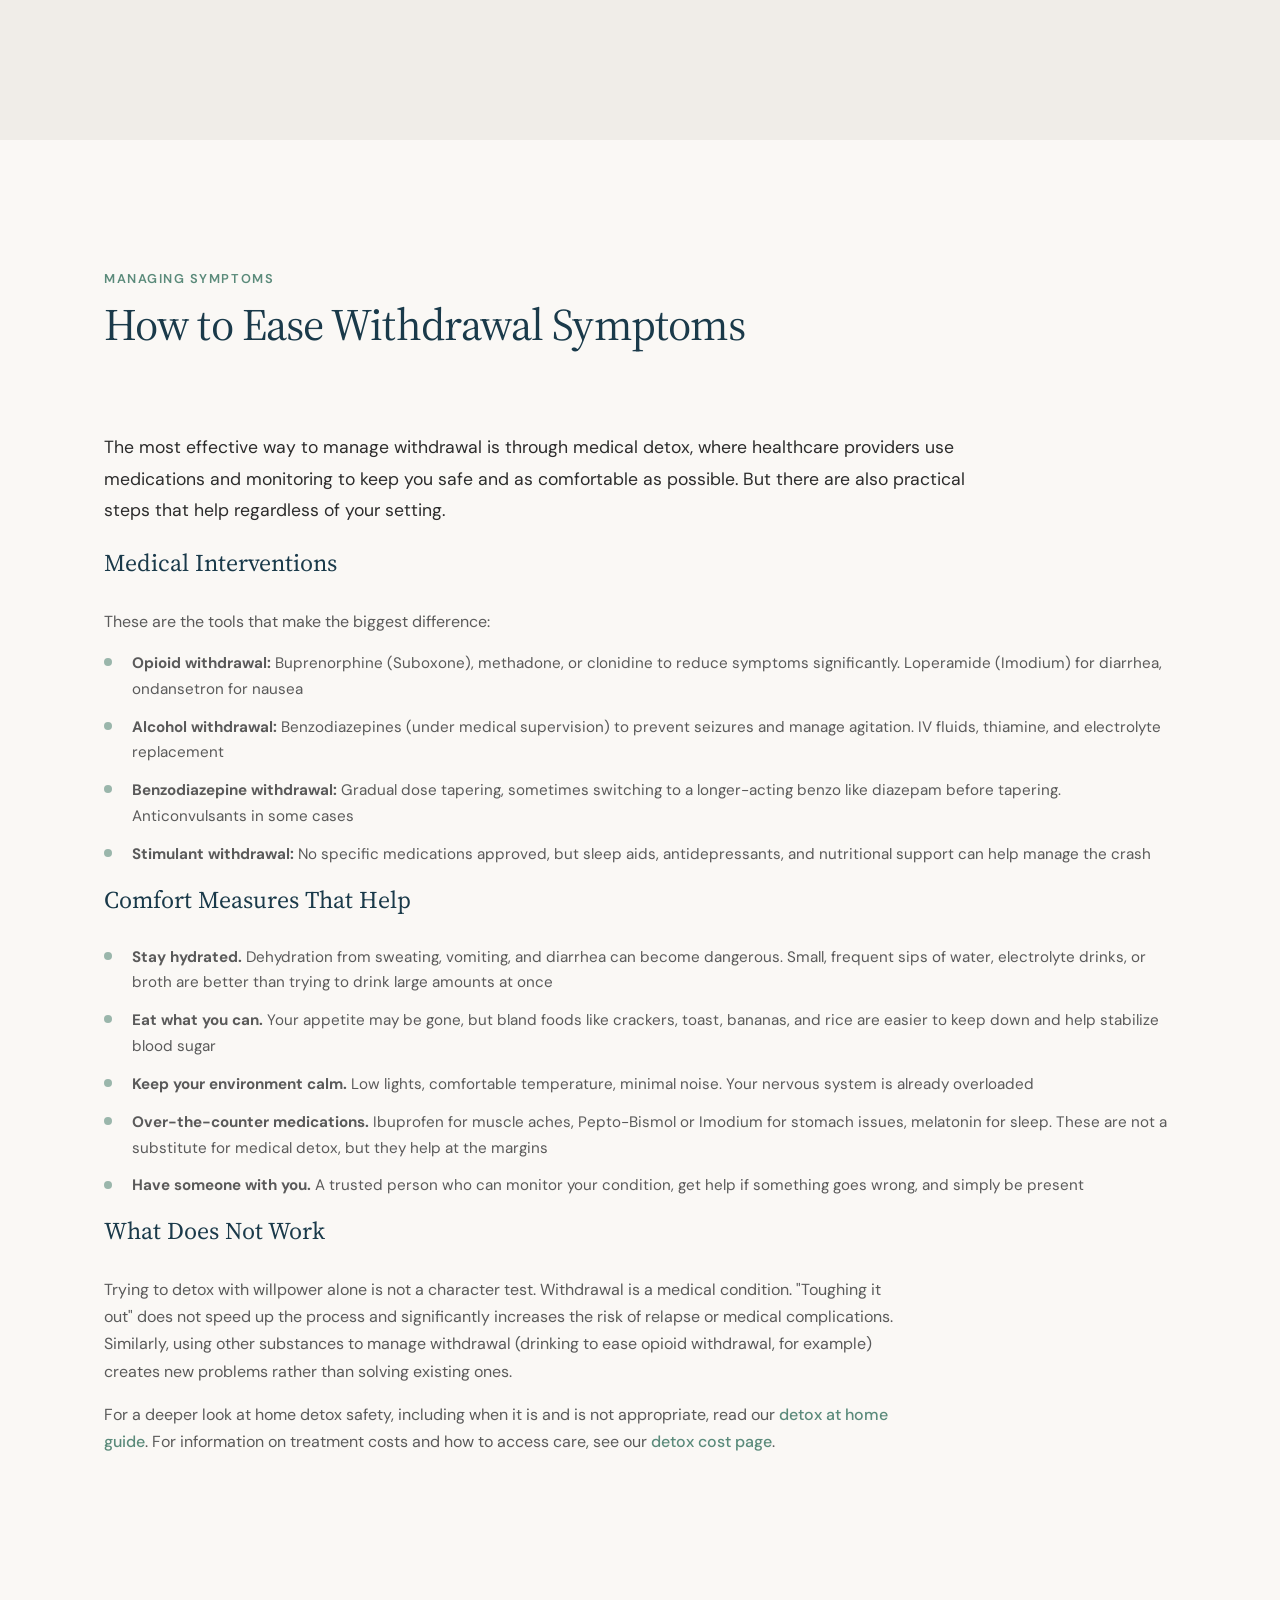
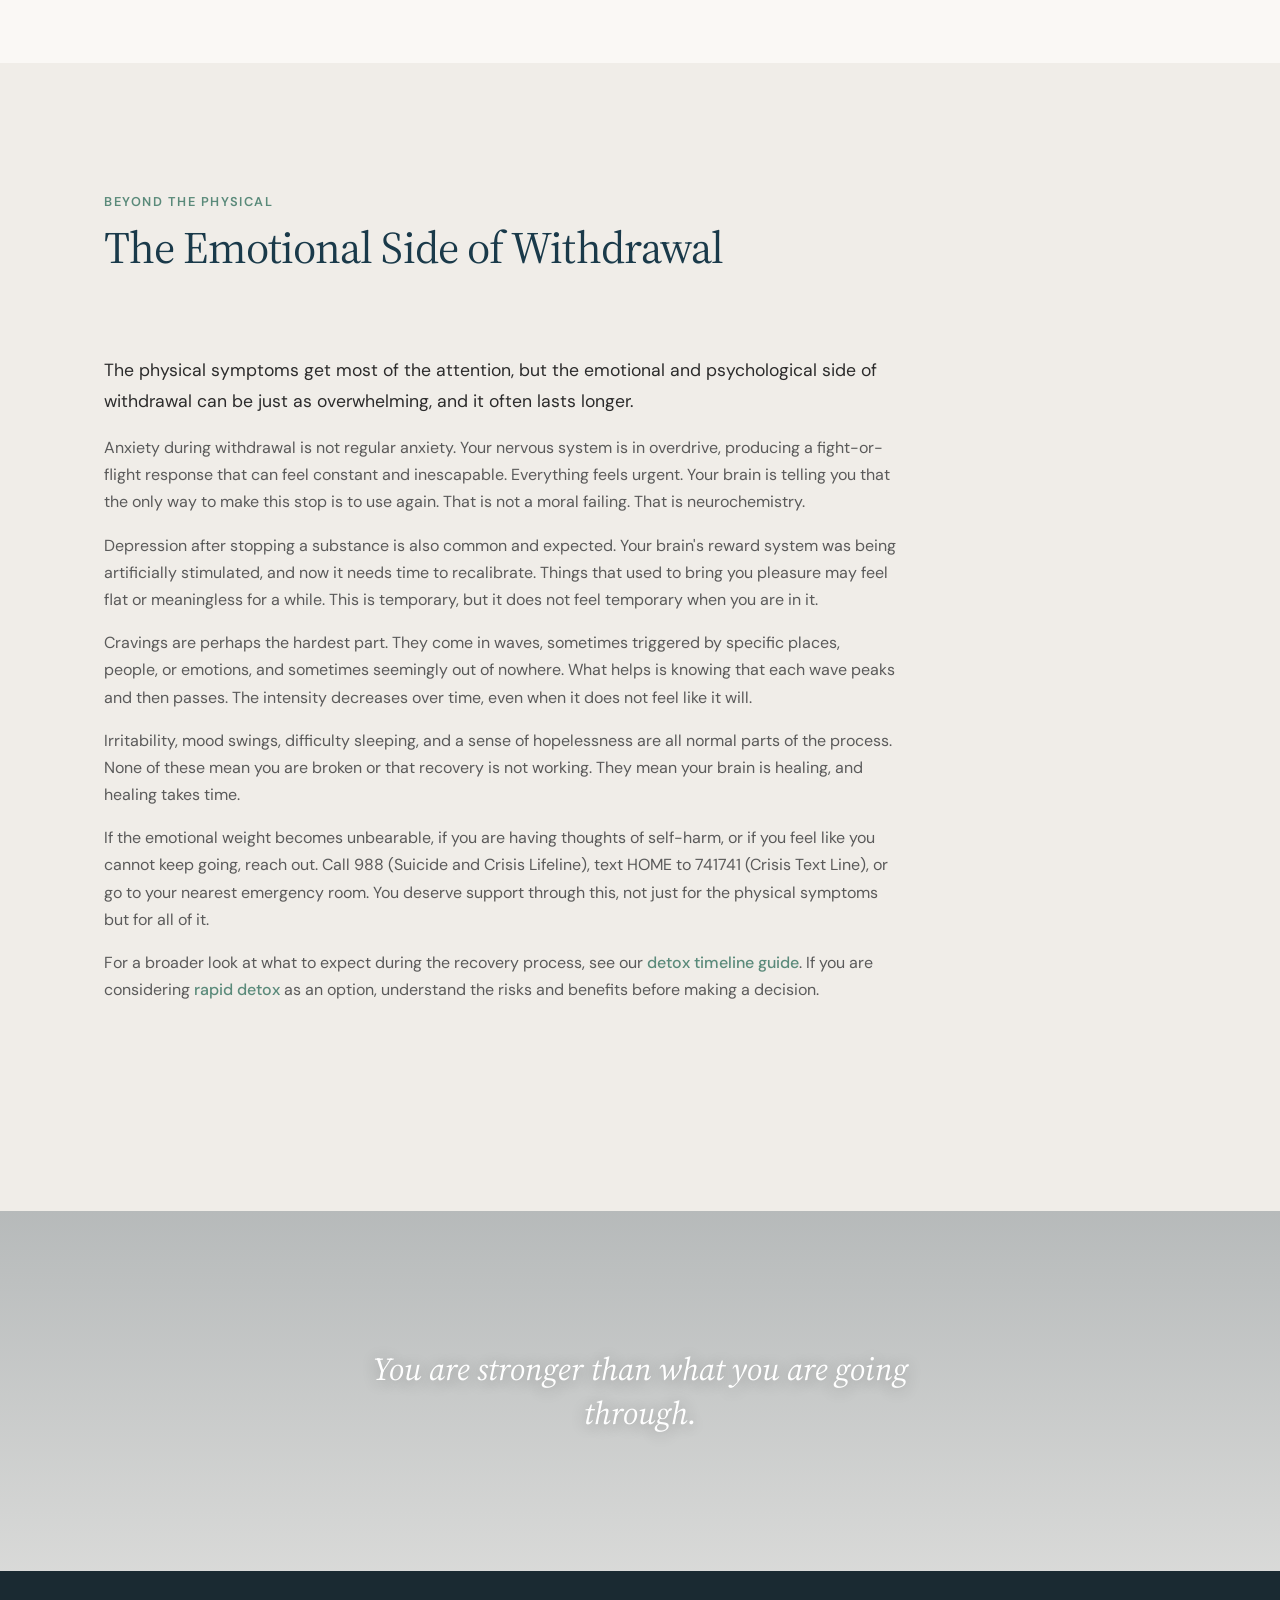
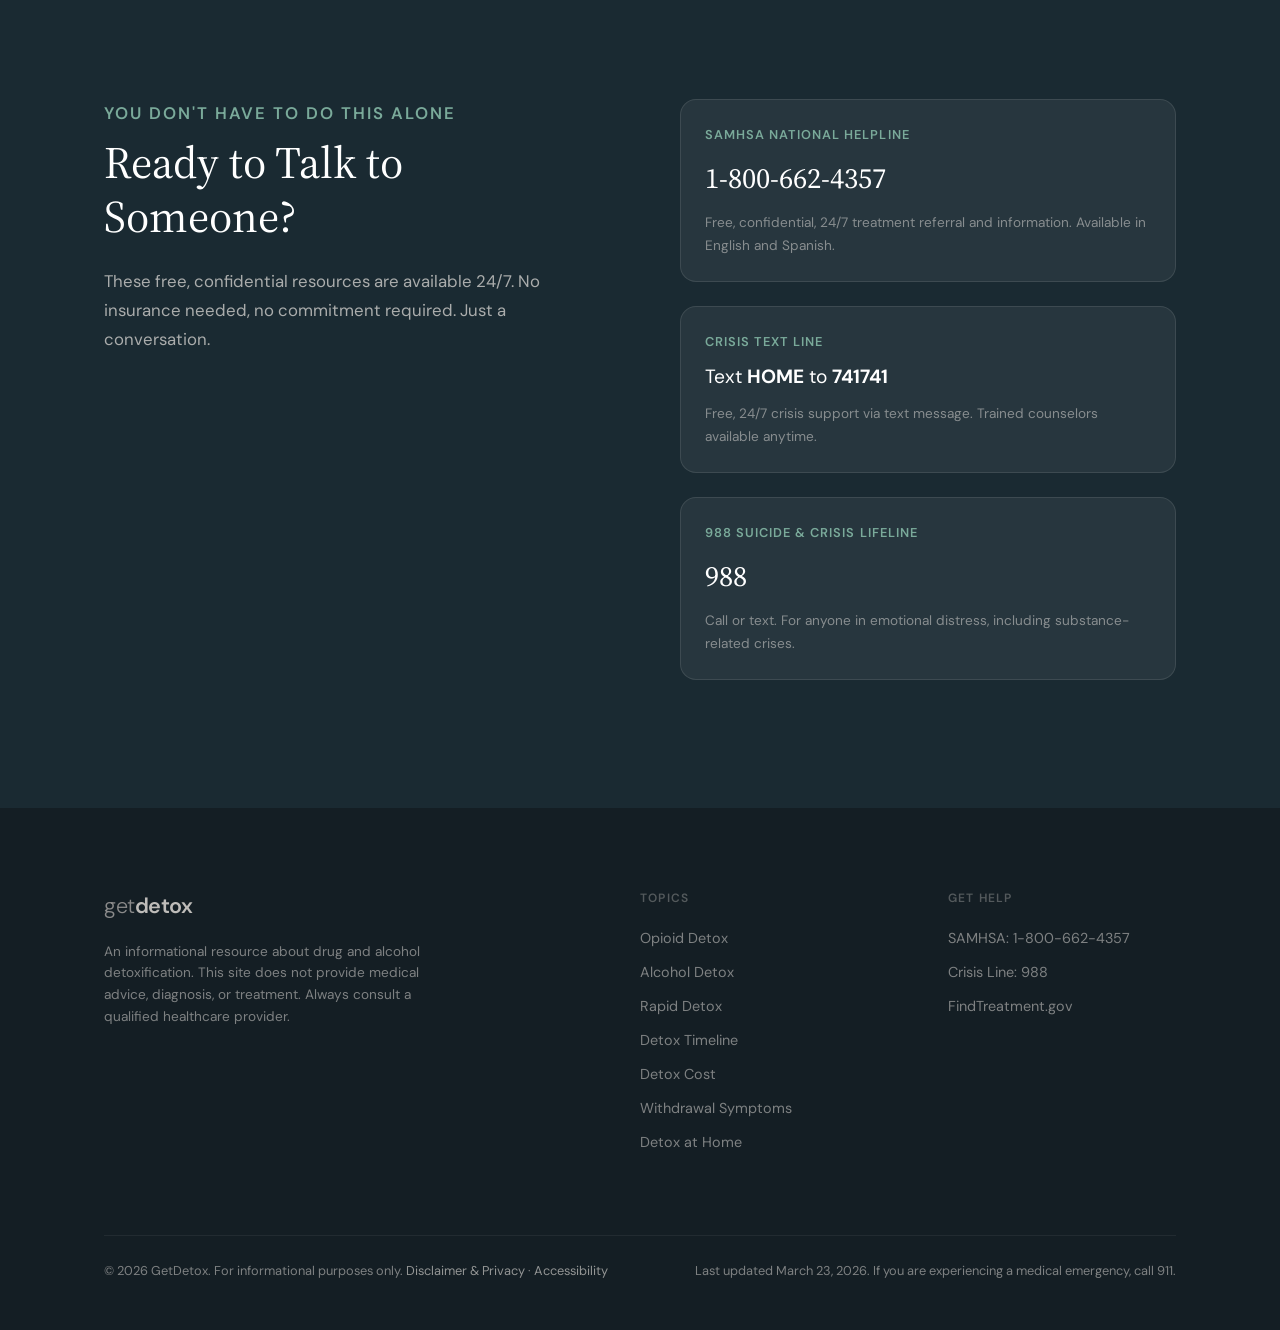
<file: GetDetox/Website/withdrawal-symptoms/index.html>
<!DOCTYPE html>
<html lang="en">
<head>
  <meta charset="UTF-8">
  <meta name="viewport" content="width=device-width, initial-scale=1.0">

  <!-- Primary SEO -->
  <title>Withdrawal Symptoms by Substance - What to Expect & When It's Dangerous | GetDetox</title>
  <meta name="description" content="Comprehensive guide to withdrawal symptoms for opioids, alcohol, benzos, and stimulants. Learn what to expect, which symptoms are dangerous, and when to get help.">
  <meta name="keywords" content="withdrawal symptoms, drug withdrawal symptoms, alcohol withdrawal symptoms, opioid withdrawal symptoms, what does withdrawal feel like, withdrawal symptoms list, dangerous withdrawal symptoms, when to go to ER for withdrawal, how to ease withdrawal symptoms">
  <link rel="canonical" href="https://getdetox.com/withdrawal-symptoms/">
  <meta name="robots" content="index, follow, max-snippet:-1, max-image-preview:large">
  <meta name="author" content="GetDetox">
  <meta name="theme-color" content="#1a3a4a">

  <!-- Open Graph / Facebook -->
  <meta property="og:type" content="article">
  <meta property="og:url" content="https://getdetox.com/withdrawal-symptoms/">
  <meta property="og:title" content="Withdrawal Symptoms by Substance - What to Expect & When It's Dangerous">
  <meta property="og:description" content="Comprehensive guide to withdrawal symptoms for opioids, alcohol, benzos, and stimulants. Learn what to expect, which symptoms are dangerous, and when to get help.">
  <meta property="og:site_name" content="GetDetox">
  <meta property="og:locale" content="en_US">

  <!-- Twitter -->
  <meta name="twitter:card" content="summary_large_image">
  <meta name="twitter:title" content="Withdrawal Symptoms by Substance | GetDetox">
  <meta name="twitter:description" content="Comprehensive guide to withdrawal symptoms for opioids, alcohol, benzos, and stimulants. Learn what to expect, which symptoms are dangerous, and when to get help.">

  <!-- Structured Data: FAQPage -->
  <script type="application/ld+json">
  {
    "@context": "https://schema.org",
    "@type": "FAQPage",
    "mainEntity": [
      {
        "@type": "Question",
        "name": "What are the most common withdrawal symptoms?",
        "acceptedAnswer": {
          "@type": "Answer",
          "text": "The most common withdrawal symptoms across substances include anxiety, irritability, insomnia, nausea, sweating, muscle aches, and cravings. The specific symptoms and their severity depend on the substance, how long you have been using, the amount you typically use, and your overall health. Opioid withdrawal tends to cause flu-like symptoms, alcohol withdrawal can cause tremors and seizures, and stimulant withdrawal is primarily psychological."
        }
      },
      {
        "@type": "Question",
        "name": "Which withdrawal symptoms are dangerous?",
        "acceptedAnswer": {
          "@type": "Answer",
          "text": "Alcohol and benzodiazepine withdrawal can be life-threatening. Dangerous symptoms include seizures, delirium tremens (severe confusion, hallucinations, fever), chest pain, severe dehydration from vomiting and diarrhea, and suicidal thoughts. Opioid withdrawal is rarely fatal on its own but can be dangerous if complications like dehydration occur. Any withdrawal that involves seizures, hallucinations, high fever, or chest pain requires immediate emergency medical attention."
        }
      },
      {
        "@type": "Question",
        "name": "How long do withdrawal symptoms last?",
        "acceptedAnswer": {
          "@type": "Answer",
          "text": "Withdrawal timelines vary by substance. Opioid withdrawal typically peaks at 1-3 days and improves within 5-7 days. Alcohol withdrawal is most dangerous at 48-72 hours and generally resolves within a week. Benzodiazepine withdrawal can last weeks to months, with some people experiencing protracted symptoms for a year or more. Stimulant withdrawal can persist for 1-2 weeks acutely, with psychological symptoms like depression lasting longer."
        }
      },
      {
        "@type": "Question",
        "name": "What helps withdrawal symptoms?",
        "acceptedAnswer": {
          "@type": "Answer",
          "text": "Medical detox is the most effective way to manage withdrawal symptoms. Medications like buprenorphine and methadone help with opioid withdrawal, benzodiazepines are used for alcohol withdrawal, and gradual tapering is standard for benzodiazepine dependence. Comfort measures include staying hydrated, taking over-the-counter medications for specific symptoms, rest, light nutrition, and having support from someone you trust. Medical supervision is strongly recommended for alcohol and benzodiazepine withdrawal."
        }
      },
      {
        "@type": "Question",
        "name": "Can withdrawal symptoms kill you?",
        "acceptedAnswer": {
          "@type": "Answer",
          "text": "Yes, withdrawal from certain substances can be fatal. Alcohol withdrawal can cause fatal seizures and a condition called delirium tremens (DTs), which has a mortality rate of up to 37% without treatment. Benzodiazepine withdrawal carries similar seizure risks. Opioid withdrawal is very rarely fatal on its own, though severe dehydration or complications in people with other health conditions can be dangerous. This is why medical supervision during detox is so important."
        }
      },
      {
        "@type": "Question",
        "name": "When should you go to the ER for withdrawal?",
        "acceptedAnswer": {
          "@type": "Answer",
          "text": "Go to the emergency room immediately if you or someone you know experiences seizures, hallucinations, severe confusion, chest pain or irregular heartbeat, a fever above 103 degrees, inability to keep any fluids down for more than 24 hours, suicidal thoughts or self-harm urges, or severe tremors that make it impossible to function. Alcohol and benzodiazepine withdrawal in particular can escalate quickly and unpredictably."
        }
      }
    ]
  }
  </script>

  <!-- Structured Data: BreadcrumbList -->
  <script type="application/ld+json">
  {
    "@context": "https://schema.org",
    "@type": "BreadcrumbList",
    "itemListElement": [
      {
        "@type": "ListItem",
        "position": 1,
        "name": "Home",
        "item": "https://getdetox.com/"
      },
      {
        "@type": "ListItem",
        "position": 2,
        "name": "Withdrawal Symptoms",
        "item": "https://getdetox.com/withdrawal-symptoms/"
      }
    ]
  }
  </script>

  <link rel="preconnect" href="https://fonts.googleapis.com">
  <link rel="preconnect" href="https://fonts.gstatic.com" crossorigin>
  <link href="https://fonts.googleapis.com/css2?family=DM+Sans:ital,opsz,wght@0,9..40,300..700;1,9..40,300..700&family=Source+Serif+4:ital,opsz,wght@0,8..60,300..700;1,8..60,300..700&display=swap" rel="stylesheet">
  <link rel="stylesheet" href="../styles.css">
</head>
<body>

  <!-- Navigation -->
  <nav class="nav" id="nav">
    <div class="nav-inner">
      <a href="/" class="nav-logo">get<span>detox</span></a>
      <button class="nav-toggle" id="navToggle" aria-label="Toggle menu">
        <span></span><span></span><span></span>
      </button>
      <div class="nav-links" id="navLinks">
        <a href="/">Home</a>
        <a href="/opioid-detox/">Opioid Detox</a>
        <a href="/alcohol-detox/">Alcohol Detox</a>
        <a href="/rapid-detox/">Rapid Detox</a>
        <a href="/detox-timeline/">Timeline</a>
        <a href="/detox-cost/">Cost</a>
        <a href="/withdrawal-symptoms/">Withdrawal</a>
        <a href="/detox-at-home/">Home Detox</a>
        <a href="#help" class="nav-cta">Get Help Now</a>
      </div>
    </div>
  </nav>

  <main>

  <!-- Page Header -->
  <section class="hero" id="hero" style="background-image: url('../images/hero-bg.jpg'); background-size: cover; background-position: center; position: relative; overflow: hidden;">
    <div style="position: absolute; inset: 0; background: linear-gradient(160deg, rgba(20, 40, 52, 0.92) 0%, rgba(24, 56, 70, 0.88) 40%, rgba(30, 66, 66, 0.85) 100%);"></div>
    <div class="hero-overlay"></div>
    <div class="hero-content" style="position: relative; z-index: 1;">
      <p class="hero-tag">Symptom Guide</p>
      <h1>Withdrawal Symptoms: What to Expect for Every Substance</h1>
      <p class="hero-sub">Withdrawal is your body recalibrating after dependence. Knowing what to expect, which symptoms are normal, and which ones are dangerous can help you stay safe and make it through.</p>
    </div>
    <div class="hero-scroll" style="position: relative; z-index: 1;">
      <span>Scroll to learn more</span>
      <div class="scroll-indicator"></div>
    </div>
  </section>

  <!-- Why Withdrawal Happens -->
  <section class="section" id="why-withdrawal-happens">
    <div class="container">
      <div class="section-header">
        <p class="section-tag">The Science</p>
        <h2>Why Withdrawal Happens</h2>
      </div>
      <div class="content-block">
        <p class="lead">Withdrawal is not a sign of weakness. It is a predictable biological response that happens when your brain and body lose a substance they have adapted to depend on.</p>
        <p>When you use a substance repeatedly, your brain adjusts. It changes the number and sensitivity of receptors involved in mood, pain, alertness, and calm. This is called neuroadaptation. Over time, your brain begins to treat the substance as part of its normal operating environment. That is tolerance, and it is why you need more of a substance to feel the same effect.</p>
        <p>Physical dependence follows tolerance. Your body now expects the substance to be present. When it suddenly is not, your nervous system overcorrects. Receptors that were being suppressed fire rapidly. Systems that were artificially calmed become hyperactive. The result is withdrawal, and the specific symptoms depend on which receptors and systems were affected by the substance you were using.</p>
        <p>This is why alcohol and benzodiazepine withdrawal can cause seizures (both suppress the central nervous system, and rebound excitability is dangerous), while opioid withdrawal feels like a severe flu (opioid receptors are involved in pain, mood, and gut function). Stimulant withdrawal is primarily psychological because those drugs affect dopamine reward pathways rather than life-sustaining systems.</p>
        <p>Understanding this helps frame what you are going through. Your body is not punishing you. It is recalibrating. And with the right support, it will stabilize. For a detailed look at how long this takes, see our <a href="/detox-timeline/" style="color: var(--color-accent); font-weight: 500;">detox timeline guide</a>.</p>
      </div>
    </div>
  </section>

  <!-- Opioid Withdrawal Symptoms -->
  <section class="section section-alt" id="opioid-withdrawal">
    <div class="container">
      <div class="section-header">
        <p class="section-tag">Opioids</p>
        <h2>Opioid Withdrawal Symptoms</h2>
      </div>
      <div class="content-block">
        <p class="lead">Opioid withdrawal is intensely uncomfortable but rarely life-threatening with proper care. Symptoms typically begin 8-24 hours after the last dose for short-acting opioids like heroin, or 24-48 hours for longer-acting ones like methadone.</p>

        <h3>Early Symptoms (First 12-24 Hours)</h3>
        <p>The first signs are often mistaken for the flu. You may experience:</p>
        <ul class="check-list">
          <li>Anxiety and restlessness</li>
          <li>Muscle aches and joint pain</li>
          <li>Runny nose and watery eyes</li>
          <li>Excessive sweating</li>
          <li>Insomnia</li>
          <li>Yawning</li>
          <li>Agitation and irritability</li>
        </ul>

        <h3>Peak Symptoms (Days 1-3)</h3>
        <p>This is when withdrawal is at its worst. Symptoms intensify and new ones appear:</p>
        <ul class="check-list">
          <li>Nausea and vomiting</li>
          <li>Diarrhea, sometimes severe</li>
          <li>Abdominal cramping</li>
          <li>Goosebumps and chills</li>
          <li>Dilated pupils</li>
          <li>Rapid heartbeat</li>
          <li>Elevated blood pressure</li>
        </ul>

        <h3>Late Symptoms (Days 4-7+)</h3>
        <p>The acute physical symptoms begin to ease, but you may still deal with:</p>
        <ul class="check-list">
          <li>Persistent fatigue and low energy</li>
          <li>Depression and emotional flatness</li>
          <li>Difficulty concentrating</li>
          <li>Strong cravings</li>
          <li>Ongoing sleep disruption</li>
          <li>Reduced appetite</li>
        </ul>

        <p>The biggest risk during opioid withdrawal is dehydration from vomiting and diarrhea, and relapse, which is dangerous because your tolerance drops rapidly during detox. A dose that was normal before can become fatal after even a few days of abstinence.</p>
        <p>Medications like buprenorphine (Suboxone) and methadone can dramatically reduce these symptoms. For the full guide, see our <a href="/opioid-detox/" style="color: var(--color-accent); font-weight: 500;">opioid detox page</a>.</p>
      </div>
    </div>
  </section>

  <!-- Alcohol Withdrawal Symptoms -->
  <section class="section" id="alcohol-withdrawal">
    <div class="container">
      <div class="section-header">
        <p class="section-tag">Alcohol</p>
        <h2>Alcohol Withdrawal Symptoms</h2>
      </div>
      <div class="content-block">
        <div class="warning-banner">
          <strong>Warning:</strong> Alcohol withdrawal can be fatal. If you have been drinking heavily or daily for an extended period, do not stop suddenly without medical supervision. Seizures and delirium tremens (DTs) can occur and are medical emergencies. Call 911 or go to the ER if you experience seizures, hallucinations, or severe confusion.
        </div>

        <p class="lead">Alcohol suppresses your central nervous system. When you stop drinking after prolonged heavy use, your brain goes into a state of hyperexcitability. This is why alcohol withdrawal can cause seizures and, in severe cases, death.</p>

        <h3>Stage 1: Mild Symptoms (6-12 Hours After Last Drink)</h3>
        <ul class="check-list">
          <li>Anxiety and nervousness</li>
          <li>Hand tremors (shaking hands)</li>
          <li>Sweating</li>
          <li>Nausea and vomiting</li>
          <li>Insomnia</li>
          <li>Headache</li>
          <li>Elevated heart rate</li>
        </ul>

        <h3>Stage 2: Moderate Symptoms (12-48 Hours)</h3>
        <ul class="check-list">
          <li>Increased blood pressure</li>
          <li>Confusion and disorientation</li>
          <li>Heightened irritability</li>
          <li>Auditory or visual hallucinations</li>
          <li>Seizures (most common in this window)</li>
          <li>Profuse sweating</li>
        </ul>

        <h3>Stage 3: Severe Symptoms - Delirium Tremens (48-72 Hours)</h3>
        <p>Delirium tremens (DTs) affects roughly 3-5% of people going through alcohol withdrawal, but it can be fatal without treatment. Symptoms include:</p>
        <ul class="check-list">
          <li>Severe confusion and disorientation</li>
          <li>Vivid hallucinations</li>
          <li>Extreme agitation</li>
          <li>High fever</li>
          <li>Seizures</li>
          <li>Rapid, irregular heartbeat</li>
          <li>Dangerous spikes in blood pressure</li>
        </ul>

        <p>With medical treatment, the mortality rate for DTs drops significantly. Without treatment, it can be as high as 37%. This is why medical detox is not optional for heavy alcohol use - it is a safety necessity.</p>
        <p>For a complete guide to safely managing alcohol detox, read our <a href="/alcohol-detox/" style="color: var(--color-accent); font-weight: 500;">alcohol detox page</a>.</p>
      </div>
    </div>
  </section>

  <!-- Benzodiazepine Withdrawal Symptoms -->
  <section class="section section-alt" id="benzo-withdrawal">
    <div class="container">
      <div class="section-header">
        <p class="section-tag">Benzodiazepines</p>
        <h2>Benzodiazepine Withdrawal Symptoms</h2>
      </div>
      <div class="content-block">
        <p class="lead">Benzodiazepine withdrawal is medically serious and shares many of the same dangers as alcohol withdrawal, including seizure risk. Benzos like Xanax (alprazolam), Valium (diazepam), Klonopin (clonazepam), and Ativan (lorazepam) all carry withdrawal risk after prolonged use.</p>

        <p>Like alcohol, benzodiazepines work by enhancing GABA, the brain's primary calming neurotransmitter. When you stop after your brain has adapted, the same rebound excitability occurs. This makes benzodiazepine withdrawal unpredictable and potentially dangerous.</p>

        <h3>Common Benzodiazepine Withdrawal Symptoms</h3>
        <ul class="check-list">
          <li>Severe anxiety and panic attacks</li>
          <li>Insomnia and sleep disturbances</li>
          <li>Tremors and muscle tension</li>
          <li>Sweating</li>
          <li>Nausea</li>
          <li>Difficulty concentrating</li>
          <li>Irritability and mood swings</li>
          <li>Perceptual disturbances (sounds seem louder, lights seem brighter)</li>
          <li>Seizures (in severe cases)</li>
          <li>Psychosis (rare, but possible with abrupt cessation)</li>
        </ul>

        <h3>Protracted Withdrawal</h3>
        <p>One of the most challenging aspects of benzodiazepine withdrawal is protracted withdrawal syndrome. Some people experience waves of anxiety, insomnia, cognitive difficulties, and sensory sensitivity for months or even over a year after stopping. This is more common with long-term use and higher doses.</p>
        <p>The standard medical approach is a gradual taper, slowly reducing the dose over weeks or months rather than stopping suddenly. This significantly reduces seizure risk and makes the process more manageable. Never stop benzodiazepines abruptly without medical guidance.</p>
        <p>For more on timelines and what to expect, visit our <a href="/detox-timeline/" style="color: var(--color-accent); font-weight: 500;">detox timeline guide</a>.</p>
      </div>
    </div>
  </section>

  <!-- Stimulant Withdrawal Symptoms -->
  <section class="section" id="stimulant-withdrawal">
    <div class="container">
      <div class="section-header">
        <p class="section-tag">Stimulants</p>
        <h2>Stimulant Withdrawal Symptoms</h2>
      </div>
      <div class="content-block">
        <p class="lead">Withdrawal from stimulants like cocaine, methamphetamine, and prescription amphetamines (Adderall, Vyvanse) is primarily psychological rather than physical. It is not typically life-threatening, but it can be deeply uncomfortable and carries a high risk of relapse.</p>

        <p>Stimulants flood your brain with dopamine, the neurotransmitter tied to pleasure, motivation, and reward. When you stop, your dopamine system is depleted. The result is a crash that can feel like all motivation, pleasure, and energy have been drained from your body.</p>

        <h3>Common Stimulant Withdrawal Symptoms</h3>
        <ul class="check-list">
          <li>Severe fatigue and excessive sleeping (hypersomnia)</li>
          <li>Depression, sometimes severe</li>
          <li>Intense cravings</li>
          <li>Increased appetite</li>
          <li>Anxiety and irritability</li>
          <li>Difficulty concentrating</li>
          <li>Vivid, unpleasant dreams</li>
          <li>Slowed thinking and movement</li>
          <li>Anhedonia (inability to feel pleasure)</li>
          <li>Social withdrawal</li>
        </ul>

        <p>The acute crash typically lasts a few days to a week. However, depression, cravings, and anhedonia can persist for weeks or months, particularly after heavy methamphetamine use. The psychological weight of stimulant withdrawal is significant, and suicidal thoughts are a real concern during this period.</p>
        <p>While there are no FDA-approved medications specifically for stimulant withdrawal, medical support for sleep, mood, and nutrition can make a meaningful difference. If you are experiencing thoughts of self-harm during withdrawal, call 988 (Suicide and Crisis Lifeline) immediately.</p>
      </div>
    </div>
  </section>

  <!-- When Withdrawal Becomes an Emergency -->
  <section class="section section-alt" id="emergency">
    <div class="container">
      <div class="section-header">
        <p class="section-tag">Know the Red Flags</p>
        <h2>When Withdrawal Becomes an Emergency</h2>
      </div>
      <div class="content-block">
        <div class="warning-banner">
          <strong>Call 911 or go to the emergency room immediately</strong> if you or someone going through withdrawal experiences any of the symptoms listed below. Withdrawal can escalate quickly, and waiting too long can be fatal.
        </div>

        <p class="lead">Most withdrawal symptoms, while miserable, are not immediately dangerous. But certain signs indicate a medical emergency that requires professional intervention right away.</p>

        <h3>Go to the ER If You Experience:</h3>
        <ul class="check-list">
          <li>Seizures or convulsions of any kind</li>
          <li>Hallucinations (seeing, hearing, or feeling things that are not there)</li>
          <li>Severe confusion or disorientation</li>
          <li>Chest pain or irregular heartbeat</li>
          <li>Fever above 103 degrees Fahrenheit</li>
          <li>Inability to keep any fluids down for more than 24 hours</li>
          <li>Suicidal thoughts or urges to harm yourself</li>
          <li>Severe tremors that prevent basic functioning</li>
          <li>Loss of consciousness</li>
        </ul>

        <p>These symptoms are most common with alcohol and benzodiazepine withdrawal, but they can occur with any substance. Do not try to wait them out. Do not assume they will pass on their own. Emergency rooms are equipped to stabilize withdrawal emergencies, and you will not be judged for seeking help.</p>
        <p>If you are planning to detox and are concerned about safety, medical detox programs can monitor you around the clock. Learn more about your options on our <a href="/detox-at-home/" style="color: var(--color-accent); font-weight: 500;">detox at home page</a> or our <a href="/detox-cost/" style="color: var(--color-accent); font-weight: 500;">detox cost guide</a>.</p>
      </div>
    </div>
  </section>

  <!-- How to Ease Withdrawal Symptoms -->
  <section class="section" id="ease-symptoms">
    <div class="container">
      <div class="section-header">
        <p class="section-tag">Managing Symptoms</p>
        <h2>How to Ease Withdrawal Symptoms</h2>
      </div>
      <div class="content-block">
        <p class="lead">The most effective way to manage withdrawal is through medical detox, where healthcare providers use medications and monitoring to keep you safe and as comfortable as possible. But there are also practical steps that help regardless of your setting.</p>

        <h3>Medical Interventions</h3>
        <p>These are the tools that make the biggest difference:</p>
        <ul class="check-list">
          <li><strong>Opioid withdrawal:</strong> Buprenorphine (Suboxone), methadone, or clonidine to reduce symptoms significantly. Loperamide (Imodium) for diarrhea, ondansetron for nausea</li>
          <li><strong>Alcohol withdrawal:</strong> Benzodiazepines (under medical supervision) to prevent seizures and manage agitation. IV fluids, thiamine, and electrolyte replacement</li>
          <li><strong>Benzodiazepine withdrawal:</strong> Gradual dose tapering, sometimes switching to a longer-acting benzo like diazepam before tapering. Anticonvulsants in some cases</li>
          <li><strong>Stimulant withdrawal:</strong> No specific medications approved, but sleep aids, antidepressants, and nutritional support can help manage the crash</li>
        </ul>

        <h3>Comfort Measures That Help</h3>
        <ul class="check-list">
          <li><strong>Stay hydrated.</strong> Dehydration from sweating, vomiting, and diarrhea can become dangerous. Small, frequent sips of water, electrolyte drinks, or broth are better than trying to drink large amounts at once</li>
          <li><strong>Eat what you can.</strong> Your appetite may be gone, but bland foods like crackers, toast, bananas, and rice are easier to keep down and help stabilize blood sugar</li>
          <li><strong>Keep your environment calm.</strong> Low lights, comfortable temperature, minimal noise. Your nervous system is already overloaded</li>
          <li><strong>Over-the-counter medications.</strong> Ibuprofen for muscle aches, Pepto-Bismol or Imodium for stomach issues, melatonin for sleep. These are not a substitute for medical detox, but they help at the margins</li>
          <li><strong>Have someone with you.</strong> A trusted person who can monitor your condition, get help if something goes wrong, and simply be present</li>
        </ul>

        <h3>What Does Not Work</h3>
        <p>Trying to detox with willpower alone is not a character test. Withdrawal is a medical condition. "Toughing it out" does not speed up the process and significantly increases the risk of relapse or medical complications. Similarly, using other substances to manage withdrawal (drinking to ease opioid withdrawal, for example) creates new problems rather than solving existing ones.</p>
        <p>For a deeper look at home detox safety, including when it is and is not appropriate, read our <a href="/detox-at-home/" style="color: var(--color-accent); font-weight: 500;">detox at home guide</a>. For information on treatment costs and how to access care, see our <a href="/detox-cost/" style="color: var(--color-accent); font-weight: 500;">detox cost page</a>.</p>
      </div>
    </div>
  </section>

  <!-- The Emotional Side of Withdrawal -->
  <section class="section section-alt" id="emotional">
    <div class="container">
      <div class="section-header">
        <p class="section-tag">Beyond the Physical</p>
        <h2>The Emotional Side of Withdrawal</h2>
      </div>
      <div class="content-block">
        <p class="lead">The physical symptoms get most of the attention, but the emotional and psychological side of withdrawal can be just as overwhelming, and it often lasts longer.</p>

        <p>Anxiety during withdrawal is not regular anxiety. Your nervous system is in overdrive, producing a fight-or-flight response that can feel constant and inescapable. Everything feels urgent. Your brain is telling you that the only way to make this stop is to use again. That is not a moral failing. That is neurochemistry.</p>

        <p>Depression after stopping a substance is also common and expected. Your brain's reward system was being artificially stimulated, and now it needs time to recalibrate. Things that used to bring you pleasure may feel flat or meaningless for a while. This is temporary, but it does not feel temporary when you are in it.</p>

        <p>Cravings are perhaps the hardest part. They come in waves, sometimes triggered by specific places, people, or emotions, and sometimes seemingly out of nowhere. What helps is knowing that each wave peaks and then passes. The intensity decreases over time, even when it does not feel like it will.</p>

        <p>Irritability, mood swings, difficulty sleeping, and a sense of hopelessness are all normal parts of the process. None of these mean you are broken or that recovery is not working. They mean your brain is healing, and healing takes time.</p>

        <p>If the emotional weight becomes unbearable, if you are having thoughts of self-harm, or if you feel like you cannot keep going, reach out. Call 988 (Suicide and Crisis Lifeline), text HOME to 741741 (Crisis Text Line), or go to your nearest emergency room. You deserve support through this, not just for the physical symptoms but for all of it.</p>

        <p>For a broader look at what to expect during the recovery process, see our <a href="/detox-timeline/" style="color: var(--color-accent); font-weight: 500;">detox timeline guide</a>. If you are considering <a href="/rapid-detox/" style="color: var(--color-accent); font-weight: 500;">rapid detox</a> as an option, understand the risks and benefits before making a decision.</p>
      </div>
    </div>
  </section>

  <!-- Visual Break -->
  <div class="image-break" style="background-image: url('../images/calm-water.jpg');">
    <div class="image-break-content">
      <blockquote>You are stronger than what you are going through.</blockquote>
    </div>
  </div>

  <!-- Get Help -->
  <section class="section section-dark" id="help">
    <div class="container">
      <div class="help-grid">
        <div class="help-content">
          <p class="section-tag">You Don't Have to Do This Alone</p>
          <h2>Ready to Talk to Someone?</h2>
          <p>These free, confidential resources are available 24/7. No insurance needed, no commitment required. Just a conversation.</p>
        </div>
        <div class="help-cards">
          <div class="help-card">
            <h3>SAMHSA National Helpline</h3>
            <a href="tel:18006624357" class="help-phone">1-800-662-4357</a>
            <p>Free, confidential, 24/7 treatment referral and information. Available in English and Spanish.</p>
          </div>
          <div class="help-card">
            <h3>Crisis Text Line</h3>
            <p class="help-action">Text <strong>HOME</strong> to <strong>741741</strong></p>
            <p>Free, 24/7 crisis support via text message. Trained counselors available anytime.</p>
          </div>
          <div class="help-card">
            <h3>988 Suicide &amp; Crisis Lifeline</h3>
            <a href="tel:988" class="help-phone">988</a>
            <p>Call or text. For anyone in emotional distress, including substance-related crises.</p>
          </div>
        </div>
      </div>
    </div>
  </section>

  </main>

  <!-- Footer -->
  <footer class="footer">
    <div class="container">
      <div class="footer-inner">
        <div class="footer-brand">
          <a href="/" class="nav-logo">get<span>detox</span></a>
          <p>An informational resource about drug and alcohol detoxification. This site does not provide medical advice, diagnosis, or treatment. Always consult a qualified healthcare provider.</p>
        </div>
        <div class="footer-links">
          <h4>Topics</h4>
          <a href="/opioid-detox/">Opioid Detox</a>
          <a href="/alcohol-detox/">Alcohol Detox</a>
          <a href="/rapid-detox/">Rapid Detox</a>
          <a href="/detox-timeline/">Detox Timeline</a>
          <a href="/detox-cost/">Detox Cost</a>
          <a href="/withdrawal-symptoms/">Withdrawal Symptoms</a>
          <a href="/detox-at-home/">Detox at Home</a>
        </div>
        <div class="footer-links">
          <h4>Get Help</h4>
          <a href="tel:18006624357">SAMHSA: 1-800-662-4357</a>
          <a href="tel:988">Crisis Line: 988</a>
          <a href="https://findtreatment.gov" target="_blank" rel="noopener">FindTreatment.gov</a>
        </div>
      </div>
      <div class="footer-bottom">
        <p>&copy; 2026 GetDetox. For informational purposes only. <a href="/legal/" style="color: rgba(232, 228, 223, 0.6);">Disclaimer &amp; Privacy</a> &middot; <a href="/legal/#s12" style="color: rgba(232, 228, 223, 0.6);">Accessibility</a></p>
        <p>Last updated March 23, 2026. If you are experiencing a medical emergency, call 911.</p>
      </div>
    </div>
  </footer>

  <script src="../script.js"></script>
</body>
</html>
</file>
<file: GetDetox/Website/styles.css>
/* ========================================
   GetDetox - Styles
   ======================================== */

:root {
  --color-primary: #1a3a4a;
  --color-primary-light: #245266;
  --color-accent: #5a8a7a;
  --color-accent-light: #7aaa9a;
  --color-warm: #c4a882;
  --color-warm-light: #dbc4a8;
  --color-bg: #faf8f5;
  --color-bg-alt: #f0ede8;
  --color-surface: #ffffff;
  --color-text: #2c2c2c;
  --color-text-light: #5a5a5a;
  --color-text-muted: #8a8a8a;
  --color-border: #e2ddd6;
  --color-dark-bg: #1a2a32;
  --color-dark-text: #e8e4df;

  --font-body: 'DM Sans', -apple-system, BlinkMacSystemFont, sans-serif;
  --font-display: 'Source Serif 4', Georgia, serif;

  --space-xs: 0.5rem;
  --space-sm: 1rem;
  --space-md: 1.5rem;
  --space-lg: 3rem;
  --space-xl: 5rem;
  --space-2xl: 8rem;

  --radius: 8px;
  --radius-lg: 16px;
  --transition: 0.3s ease;
}

/* ---- Reset & Base ---- */

*, *::before, *::after {
  margin: 0;
  padding: 0;
  box-sizing: border-box;
}

html {
  scroll-behavior: smooth;
  scroll-padding-top: 80px;
}

body {
  font-family: var(--font-body);
  font-size: 16px;
  line-height: 1.7;
  color: var(--color-text);
  background: var(--color-bg);
  -webkit-font-smoothing: antialiased;
}

img { max-width: 100%; display: block; }
a { color: inherit; text-decoration: none; }
ul { list-style: none; }

.container {
  max-width: 1120px;
  margin: 0 auto;
  padding: 0 var(--space-md);
}

/* ---- Navigation ---- */

.nav {
  position: fixed;
  top: 0;
  left: 0;
  right: 0;
  z-index: 100;
  background: rgba(250, 248, 245, 0.92);
  backdrop-filter: blur(20px);
  -webkit-backdrop-filter: blur(20px);
  border-bottom: 1px solid transparent;
  transition: border-color var(--transition), background var(--transition);
}

.nav.scrolled {
  border-bottom-color: var(--color-border);
}

.nav-inner {
  max-width: 1120px;
  margin: 0 auto;
  padding: 0 var(--space-md);
  display: flex;
  align-items: center;
  justify-content: space-between;
  height: 72px;
}

.nav-logo {
  font-family: var(--font-body);
  font-size: 1.35rem;
  font-weight: 300;
  letter-spacing: -0.02em;
  color: var(--color-text-muted);
}

.nav-logo span {
  font-weight: 600;
  color: var(--color-primary);
}

.nav-links {
  display: flex;
  align-items: center;
  gap: var(--space-md);
}

.nav-links a {
  font-size: 0.9rem;
  font-weight: 400;
  color: var(--color-text-light);
  transition: color var(--transition);
  white-space: nowrap;
}

.nav-links a:hover {
  color: var(--color-primary);
}

.nav-cta {
  background: var(--color-primary);
  color: var(--color-bg) !important;
  padding: 0.55rem 1.25rem;
  border-radius: 100px;
  font-weight: 500 !important;
  transition: background var(--transition), transform var(--transition) !important;
}

.nav-cta:hover {
  background: var(--color-primary-light) !important;
  transform: translateY(-1px);
}

.nav-toggle {
  display: none;
  flex-direction: column;
  gap: 5px;
  background: none;
  border: none;
  cursor: pointer;
  padding: 4px;
}

.nav-toggle span {
  display: block;
  width: 24px;
  height: 2px;
  background: var(--color-text);
  border-radius: 2px;
  transition: transform var(--transition), opacity var(--transition);
}

/* ---- Hero ---- */

.hero {
  position: relative;
  min-height: 100vh;
  display: flex;
  flex-direction: column;
  justify-content: center;
  align-items: center;
  text-align: center;
  padding: var(--space-2xl) var(--space-md);
  background: linear-gradient(160deg, #1a3a4a 0%, #1e4a5a 30%, #2a5a5a 60%, #3a6a5a 100%);
  overflow: hidden;
}

.hero.hero-image {
  background: url('images/hero-bg.jpg') center/cover no-repeat;
}

.hero.hero-image::after {
  content: '';
  position: absolute;
  inset: 0;
  background: linear-gradient(160deg, rgba(26, 58, 74, 0.82) 0%, rgba(30, 74, 90, 0.75) 40%, rgba(42, 90, 90, 0.7) 100%);
  z-index: 0;
}

.hero.hero-image .hero-content,
.hero.hero-image .hero-scroll {
  z-index: 1;
}

.hero::before {
  content: '';
  position: absolute;
  inset: 0;
  background:
    radial-gradient(ellipse at 20% 50%, rgba(90, 138, 122, 0.3) 0%, transparent 60%),
    radial-gradient(ellipse at 80% 20%, rgba(196, 168, 130, 0.15) 0%, transparent 50%),
    radial-gradient(ellipse at 50% 80%, rgba(26, 58, 74, 0.4) 0%, transparent 60%);
  z-index: 0;
}

.hero-overlay {
  position: absolute;
  inset: 0;
  background: url("data:image/svg+xml,%3Csvg viewBox='0 0 400 400' xmlns='http://www.w3.org/2000/svg'%3E%3Cfilter id='noise'%3E%3CfeTurbulence type='fractalNoise' baseFrequency='0.9' numOctaves='4' stitchTiles='stitch'/%3E%3C/filter%3E%3Crect width='100%25' height='100%25' filter='url(%23noise)' opacity='0.03'/%3E%3C/svg%3E");
  opacity: 0.5;
  z-index: 0;
}

.hero-content {
  position: relative;
  max-width: 680px;
}

.hero-tag {
  font-size: 0.85rem;
  font-weight: 500;
  letter-spacing: 0.1em;
  text-transform: uppercase;
  color: var(--color-accent-light);
  margin-bottom: var(--space-sm);
}

.hero h1 {
  font-family: var(--font-display);
  font-size: clamp(2.8rem, 6vw, 4.5rem);
  font-weight: 400;
  line-height: 1.1;
  color: #ffffff;
  margin-bottom: var(--space-md);
  letter-spacing: -0.02em;
}

.hero-sub {
  font-size: 1.15rem;
  line-height: 1.7;
  color: rgba(255, 255, 255, 0.7);
  margin-bottom: var(--space-lg);
  max-width: 540px;
  margin-left: auto;
  margin-right: auto;
}

.hero-actions {
  display: flex;
  gap: var(--space-sm);
  justify-content: center;
  flex-wrap: wrap;
}

.hero-scroll {
  position: absolute;
  bottom: var(--space-lg);
  left: 50%;
  transform: translateX(-50%);
  display: flex;
  flex-direction: column;
  align-items: center;
  gap: var(--space-xs);
}

.hero-scroll span {
  font-size: 0.75rem;
  letter-spacing: 0.08em;
  text-transform: uppercase;
  color: rgba(255, 255, 255, 0.4);
}

.scroll-indicator {
  width: 1px;
  height: 40px;
  background: linear-gradient(to bottom, rgba(255,255,255,0.4), transparent);
  animation: scrollPulse 2s ease-in-out infinite;
}

@keyframes scrollPulse {
  0%, 100% { opacity: 0.4; transform: scaleY(1); }
  50% { opacity: 1; transform: scaleY(1.2); }
}

/* ---- Buttons ---- */

.btn {
  display: inline-flex;
  align-items: center;
  padding: 0.8rem 1.8rem;
  border-radius: 100px;
  font-size: 0.95rem;
  font-weight: 500;
  transition: all var(--transition);
  cursor: pointer;
  border: none;
}

.btn-primary {
  background: #ffffff;
  color: var(--color-primary);
}

.btn-primary:hover {
  background: var(--color-bg);
  transform: translateY(-2px);
  box-shadow: 0 8px 24px rgba(0,0,0,0.15);
}

.btn-secondary {
  background: rgba(255,255,255,0.12);
  color: #ffffff;
  border: 1px solid rgba(255,255,255,0.25);
}

.btn-secondary:hover {
  background: rgba(255,255,255,0.2);
  transform: translateY(-2px);
}

/* ---- Sections ---- */

.section {
  padding: var(--space-2xl) 0;
}

.section-alt {
  background: var(--color-bg-alt);
}

.section-dark {
  background: var(--color-dark-bg);
  color: var(--color-dark-text);
}

.section-header {
  margin-bottom: var(--space-xl);
}

.section-tag {
  font-size: 0.8rem;
  font-weight: 600;
  letter-spacing: 0.12em;
  text-transform: uppercase;
  color: var(--color-accent);
  margin-bottom: var(--space-xs);
}

.section-dark .section-tag {
  color: var(--color-accent-light);
}

.section-header h2 {
  font-family: var(--font-display);
  font-size: clamp(2rem, 4vw, 2.8rem);
  font-weight: 400;
  line-height: 1.2;
  letter-spacing: -0.02em;
  color: var(--color-primary);
}

.section-dark .section-header h2 {
  color: #ffffff;
}

/* Photo background headers on subpages */
.section-hero,
.section-hero * {
  color: #ffffff;
}

.section-hero .section-tag {
  color: var(--color-accent-light) !important;
}

.section-hero h1,
.section-hero .section-header h1,
.section-hero .section-header h2 {
  color: #ffffff !important;
  font-family: var(--font-display);
  text-shadow: 0 2px 12px rgba(0, 0, 0, 0.3);
}

.section-hero p,
.section-hero .lead,
.section-hero .content-block .lead,
.section-hero .content-block p {
  color: rgba(255, 255, 255, 0.75) !important;
  text-shadow: 0 1px 8px rgba(0, 0, 0, 0.2);
}

.section-hero .breadcrumb,
.section-hero .breadcrumb a {
  color: rgba(255, 255, 255, 0.5) !important;
}

/* ---- Content Blocks ---- */

.content-block {
  margin-bottom: var(--space-xl);
}

.content-block h3 {
  font-family: var(--font-display);
  font-size: 1.5rem;
  font-weight: 400;
  color: var(--color-primary);
  margin-bottom: var(--space-md);
}

.content-block p {
  color: var(--color-text-light);
  margin-bottom: var(--space-sm);
  max-width: 72ch;
}

.lead {
  font-size: 1.1rem;
  line-height: 1.8;
  color: var(--color-text) !important;
}

/* ---- Two Column ---- */

.two-col {
  display: grid;
  grid-template-columns: 1fr 1fr;
  gap: var(--space-xl);
  align-items: start;
}

.col-text p {
  color: var(--color-text-light);
  margin-bottom: var(--space-sm);
}

/* ---- Info Card ---- */

.info-card {
  background: var(--color-surface);
  border: 1px solid var(--color-border);
  border-radius: var(--radius-lg);
  padding: var(--space-lg);
}

.info-card h3 {
  font-family: var(--font-display);
  font-size: 1.3rem;
  font-weight: 400;
  color: var(--color-primary);
  margin-bottom: var(--space-md);
}

.check-list li {
  position: relative;
  padding-left: 1.75rem;
  margin-bottom: 0.75rem;
  color: var(--color-text-light);
  font-size: 0.95rem;
}

.check-list li::before {
  content: '';
  position: absolute;
  left: 0;
  top: 0.45rem;
  width: 8px;
  height: 8px;
  border-radius: 50%;
  background: var(--color-accent);
  opacity: 0.6;
}

.info-note {
  margin-top: var(--space-md);
  padding-top: var(--space-md);
  border-top: 1px solid var(--color-border);
  font-size: 0.9rem;
  font-style: italic;
  color: var(--color-text-muted);
}

/* ---- Timeline ---- */

.timeline {
  margin-bottom: var(--space-xl);
}

.timeline h3 {
  font-family: var(--font-display);
  font-size: 1.5rem;
  font-weight: 400;
  color: var(--color-primary);
  margin-bottom: var(--space-lg);
}

.timeline-grid {
  display: grid;
  grid-template-columns: repeat(4, 1fr);
  gap: var(--space-md);
}

.timeline-item {
  position: relative;
  padding: var(--space-md);
  background: var(--color-surface);
  border: 1px solid var(--color-border);
  border-radius: var(--radius-lg);
  transition: transform var(--transition), box-shadow var(--transition);
}

.timeline-item:hover {
  transform: translateY(-4px);
  box-shadow: 0 12px 32px rgba(0, 0, 0, 0.06);
}

.timeline-phase {
  font-size: 0.7rem;
  font-weight: 600;
  letter-spacing: 0.1em;
  text-transform: uppercase;
  color: var(--color-accent);
  margin-bottom: 0.25rem;
}

.timeline-time {
  font-size: 0.8rem;
  color: var(--color-text-muted);
  margin-bottom: var(--space-sm);
}

.timeline-item h4 {
  font-family: var(--font-display);
  font-size: 1.1rem;
  font-weight: 500;
  color: var(--color-primary);
  margin-bottom: var(--space-xs);
}

.timeline-item p {
  font-size: 0.88rem;
  color: var(--color-text-light);
  line-height: 1.6;
}

/* ---- Cards ---- */

.card-grid {
  display: grid;
  grid-template-columns: repeat(2, 1fr);
  gap: var(--space-md);
}

.card-grid.three-col {
  grid-template-columns: repeat(3, 1fr);
}

.card-grid.two-col {
  grid-template-columns: repeat(2, 1fr);
}

.card {
  background: var(--color-surface);
  border: 1px solid var(--color-border);
  border-radius: var(--radius-lg);
  padding: var(--space-md) var(--space-md) var(--space-lg);
  transition: transform var(--transition), box-shadow var(--transition);
}

.card:hover {
  transform: translateY(-4px);
  box-shadow: 0 12px 32px rgba(0, 0, 0, 0.06);
}

.card-label {
  font-size: 0.7rem;
  font-weight: 600;
  letter-spacing: 0.1em;
  text-transform: uppercase;
  color: var(--color-accent);
  margin-bottom: var(--space-xs);
}

.card h4 {
  font-family: var(--font-display);
  font-size: 1.15rem;
  font-weight: 500;
  color: var(--color-primary);
  margin-bottom: var(--space-xs);
}

.card p {
  font-size: 0.9rem;
  color: var(--color-text-light);
  line-height: 1.6;
}

/* Severity card accents */
.card-mild { border-top: 3px solid var(--color-accent-light); }
.card-moderate { border-top: 3px solid var(--color-warm); }
.card-severe { border-top: 3px solid #b56a5a; }

/* ---- Callout ---- */

.callout {
  background: var(--color-surface);
  border-left: 3px solid var(--color-accent);
  border-radius: var(--radius);
  padding: var(--space-md) var(--space-lg);
  margin-top: var(--space-lg);
}

.callout p {
  font-size: 0.95rem;
  color: var(--color-text-light);
  line-height: 1.7;
}

/* ---- Warning Banner ---- */

.warning-banner {
  background: linear-gradient(135deg, #3a1a1a, #4a2a2a);
  border-radius: var(--radius-lg);
  padding: var(--space-lg);
  color: #f0d0c0;
}

.warning-banner h3 {
  font-family: var(--font-display);
  font-size: 1.3rem;
  font-weight: 500;
  color: #f5d5c5;
  margin-bottom: var(--space-xs);
}

.warning-banner p {
  font-size: 0.95rem;
  line-height: 1.7;
  color: #d0b0a0;
}

/* ---- Styled List ---- */

.styled-list li {
  position: relative;
  padding-left: 1.5rem;
  margin-bottom: 0.75rem;
  color: var(--color-text-light);
}

.styled-list li::before {
  content: '';
  position: absolute;
  left: 0;
  top: 0.65rem;
  width: 6px;
  height: 1px;
  background: var(--color-accent);
}

/* ---- Help Section ---- */

.help-grid {
  display: grid;
  grid-template-columns: 1fr 1fr;
  gap: var(--space-xl);
  align-items: start;
}

.help-content h2 {
  font-family: var(--font-display);
  font-size: clamp(2rem, 4vw, 2.8rem);
  font-weight: 400;
  line-height: 1.2;
  color: #ffffff;
  margin-bottom: var(--space-md);
}

.help-content p {
  color: rgba(232, 228, 223, 0.7);
  font-size: 1.05rem;
  line-height: 1.7;
}

.help-cards {
  display: flex;
  flex-direction: column;
  gap: var(--space-md);
}

.help-card {
  background: rgba(255, 255, 255, 0.06);
  border: 1px solid rgba(255, 255, 255, 0.1);
  border-radius: var(--radius-lg);
  padding: var(--space-md);
}

.help-card h3 {
  font-size: 0.8rem;
  font-weight: 600;
  letter-spacing: 0.08em;
  text-transform: uppercase;
  color: var(--color-accent-light);
  margin-bottom: var(--space-xs);
}

.help-phone {
  display: block;
  font-family: var(--font-display);
  font-size: 1.8rem;
  font-weight: 400;
  color: #ffffff;
  margin-bottom: var(--space-xs);
  transition: color var(--transition);
}

.help-phone:hover {
  color: var(--color-accent-light);
}

.help-action {
  font-size: 1.2rem;
  color: #ffffff !important;
  margin-bottom: var(--space-xs) !important;
}

.help-card > p:last-child {
  font-size: 0.85rem;
  color: rgba(232, 228, 223, 0.5);
}

/* ---- Footer ---- */

.footer {
  background: #141e24;
  padding: var(--space-xl) 0 var(--space-lg);
  color: rgba(232, 228, 223, 0.5);
}

.footer-inner {
  display: grid;
  grid-template-columns: 2fr 1fr 1fr;
  gap: var(--space-xl);
  margin-bottom: var(--space-xl);
}

.footer-brand .nav-logo {
  display: inline-block;
  margin-bottom: var(--space-sm);
}

.footer-brand .nav-logo span {
  color: rgba(232, 228, 223, 0.8);
}

.footer-brand p {
  font-size: 0.85rem;
  line-height: 1.6;
  max-width: 360px;
}

.footer-links {
  display: flex;
  flex-direction: column;
  gap: 0.6rem;
}

.footer-links h4 {
  font-size: 0.75rem;
  font-weight: 600;
  letter-spacing: 0.1em;
  text-transform: uppercase;
  color: rgba(232, 228, 223, 0.3);
  margin-bottom: var(--space-xs);
}

.footer-links a {
  font-size: 0.9rem;
  color: rgba(232, 228, 223, 0.5);
  transition: color var(--transition);
}

.footer-links a:hover {
  color: rgba(232, 228, 223, 0.9);
}

.footer-bottom {
  border-top: 1px solid rgba(255, 255, 255, 0.06);
  padding-top: var(--space-md);
  display: flex;
  justify-content: space-between;
  font-size: 0.8rem;
}

/* ---- Image Break Sections ---- */

.image-break {
  position: relative;
  height: 360px;
  background-size: cover;
  background-position: center;
  background-attachment: fixed;
  overflow: hidden;
}

.image-break::after {
  content: '';
  position: absolute;
  inset: 0;
  background: linear-gradient(to bottom, rgba(26, 42, 50, 0.3), rgba(26, 42, 50, 0.15));
}

.image-break.image-break-sm {
  height: 240px;
}

.image-break-content {
  position: relative;
  z-index: 1;
  display: flex;
  align-items: center;
  justify-content: center;
  height: 100%;
  text-align: center;
  padding: var(--space-md);
}

.image-break-content blockquote {
  font-family: var(--font-display);
  font-size: clamp(1.4rem, 3vw, 2rem);
  font-weight: 400;
  font-style: italic;
  line-height: 1.4;
  color: #ffffff;
  max-width: 640px;
  text-shadow: 0 2px 16px rgba(0,0,0,0.3);
}

/* Section with background image */
.section-image {
  position: relative;
  background-size: cover;
  background-position: center;
}

.section-image::before {
  content: '';
  position: absolute;
  inset: 0;
  background: rgba(250, 248, 245, 0.92);
}

.section-image > .container {
  position: relative;
  z-index: 1;
}

@media (max-width: 680px) {
  .image-break {
    height: 240px;
    background-attachment: scroll;
  }
  .image-break.image-break-sm {
    height: 180px;
  }
}

/* ---- Subpage Header ---- */

.page-header {
  padding: 10rem 0 var(--space-xl);
  background: linear-gradient(160deg, #1a3a4a 0%, #1e4a5a 30%, #2a5a5a 60%, #3a6a5a 100%);
  position: relative;
  overflow: hidden;
}

.page-header.page-header-image {
  background-size: cover;
  background-position: center;
}

.page-header.page-header-image::after {
  content: '';
  position: absolute;
  inset: 0;
  background: linear-gradient(160deg, rgba(26, 58, 74, 0.85) 0%, rgba(30, 74, 90, 0.78) 40%, rgba(42, 90, 90, 0.72) 100%);
}

.page-header.page-header-image .container {
  position: relative;
  z-index: 1;
}

.page-header::before {
  content: '';
  position: absolute;
  inset: 0;
  background:
    radial-gradient(ellipse at 20% 50%, rgba(90, 138, 122, 0.3) 0%, transparent 60%),
    radial-gradient(ellipse at 80% 20%, rgba(196, 168, 130, 0.15) 0%, transparent 50%);
}

.page-header .container {
  position: relative;
}

.page-header .breadcrumb {
  font-size: 0.8rem;
  color: rgba(255, 255, 255, 0.45);
  margin-bottom: var(--space-sm);
}

.page-header .breadcrumb a {
  color: rgba(255, 255, 255, 0.45);
  transition: color var(--transition);
}

.page-header .breadcrumb a:hover {
  color: rgba(255, 255, 255, 0.8);
}

.page-header .breadcrumb span {
  margin: 0 0.4rem;
}

.page-header h1 {
  font-family: var(--font-display);
  font-size: clamp(2.2rem, 5vw, 3.2rem);
  font-weight: 400;
  line-height: 1.15;
  color: #ffffff;
  letter-spacing: -0.02em;
  max-width: 720px;
}

.page-header .page-intro {
  font-size: 1.1rem;
  line-height: 1.7;
  color: rgba(255, 255, 255, 0.65);
  max-width: 600px;
  margin-top: var(--space-md);
}

/* ---- Internal Links ---- */

.content-link {
  color: var(--color-accent);
  font-weight: 500;
  transition: color var(--transition);
}

.content-link:hover {
  color: var(--color-accent-light);
}

/* ---- Cookie Banner ---- */

.cookie-banner {
  position: fixed;
  bottom: 0;
  left: 0;
  right: 0;
  z-index: 200;
  background: var(--color-dark-bg);
  color: var(--color-dark-text);
  padding: var(--space-md) var(--space-lg);
  display: flex;
  align-items: center;
  justify-content: center;
  gap: var(--space-md);
  font-size: 0.88rem;
  line-height: 1.5;
  box-shadow: 0 -4px 24px rgba(0, 0, 0, 0.15);
  transform: translateY(100%);
  transition: transform 0.4s ease;
}

.cookie-banner.visible {
  transform: translateY(0);
}

.cookie-banner p {
  max-width: 680px;
  color: rgba(232, 228, 223, 0.7);
}

.cookie-banner a {
  color: var(--color-accent-light);
  text-decoration: underline;
}

.cookie-banner button {
  background: var(--color-accent);
  color: #ffffff;
  border: none;
  padding: 0.5rem 1.4rem;
  border-radius: 100px;
  font-size: 0.85rem;
  font-weight: 500;
  cursor: pointer;
  white-space: nowrap;
  transition: background var(--transition);
}

.cookie-banner button:hover {
  background: var(--color-accent-light);
}

@media (max-width: 680px) {
  .cookie-banner {
    flex-direction: column;
    gap: var(--space-sm);
    padding: var(--space-md);
    text-align: center;
  }
}

/* ---- Animations ---- */

.fade-up {
  opacity: 0;
  transform: translateY(24px);
  transition: opacity 0.6s ease, transform 0.6s ease;
}

.fade-up.visible {
  opacity: 1;
  transform: translateY(0);
}

/* ---- Responsive ---- */

@media (max-width: 900px) {
  .timeline-grid {
    grid-template-columns: repeat(2, 1fr);
  }

  .card-grid.three-col {
    grid-template-columns: repeat(2, 1fr);
  }

  .help-grid {
    grid-template-columns: 1fr;
    gap: var(--space-lg);
  }

  .footer-inner {
    grid-template-columns: 1fr 1fr;
    gap: var(--space-lg);
  }

  .footer-brand {
    grid-column: 1 / -1;
  }
}

@media (max-width: 680px) {
  .nav-links {
    display: none;
    position: absolute;
    top: 72px;
    left: 0;
    right: 0;
    background: rgba(250, 248, 245, 0.98);
    backdrop-filter: blur(20px);
    flex-direction: column;
    padding: var(--space-md);
    border-bottom: 1px solid var(--color-border);
    gap: 0;
    max-height: 80vh;
    overflow-y: auto;
  }

  .nav-links.open {
    display: flex;
  }

  .nav-links a {
    padding: 0.85rem 0;
    border-bottom: 1px solid var(--color-border);
    width: 100%;
    font-size: 1rem;
  }

  .nav-links a:last-child {
    border-bottom: none;
    margin-top: var(--space-xs);
    text-align: center;
  }

  .nav-toggle {
    display: flex;
  }

  .nav-toggle.open span:nth-child(1) {
    transform: rotate(45deg) translate(5px, 5px);
  }

  .nav-toggle.open span:nth-child(2) {
    opacity: 0;
  }

  .nav-toggle.open span:nth-child(3) {
    transform: rotate(-45deg) translate(5px, -5px);
  }

  .two-col {
    grid-template-columns: 1fr;
    gap: var(--space-lg);
  }

  .timeline-grid {
    grid-template-columns: 1fr;
  }

  .card-grid,
  .card-grid.two-col,
  .card-grid.three-col {
    grid-template-columns: 1fr;
  }

  .hero {
    min-height: 90vh;
    padding: 7rem var(--space-md) var(--space-xl);
  }

  .hero h1 {
    font-size: 2.2rem;
  }

  .hero-sub {
    font-size: 1rem;
  }

  .hero-actions {
    flex-direction: column;
    align-items: center;
  }

  .btn {
    width: 100%;
    justify-content: center;
    max-width: 320px;
    padding: 0.9rem 1.8rem;
    font-size: 1rem;
  }

  /* Subpage headers on mobile */
  .section-hero h1,
  .page-header h1 {
    font-size: 1.8rem;
    line-height: 1.2;
  }

  .section-hero .lead,
  .page-header .page-intro {
    font-size: 0.95rem;
  }

  /* Section spacing on mobile */
  .section {
    padding: var(--space-xl) 0;
  }

  .section-header {
    margin-bottom: var(--space-lg);
  }

  .section-header h2 {
    font-size: 1.6rem;
  }

  .content-block h3 {
    font-size: 1.25rem;
  }

  /* Cards - better touch targets and spacing */
  .card {
    padding: var(--space-md);
  }

  .timeline-item {
    padding: var(--space-md);
  }

  /* Help section on mobile */
  .help-phone {
    font-size: 1.5rem;
  }

  .help-content h2 {
    font-size: 1.8rem;
  }

  /* Footer */
  .footer-inner {
    grid-template-columns: 1fr;
  }

  .footer-links a {
    padding: 0.3rem 0;
    font-size: 0.95rem;
  }

  .footer-bottom {
    flex-direction: column;
    gap: 0.5rem;
    text-align: center;
  }

  /* Callout and warning on mobile */
  .callout {
    padding: var(--space-md);
  }

  .warning-banner {
    padding: var(--space-md);
  }

  /* Info card on mobile */
  .info-card {
    padding: var(--space-md);
  }

  /* Image breaks on mobile */
  .image-break-content blockquote {
    font-size: 1.2rem;
    padding: 0 var(--space-sm);
  }

  /* Styled lists - more tap space */
  .check-list li,
  .styled-list li {
    margin-bottom: 1rem;
    font-size: 0.95rem;
  }
}
</file>
